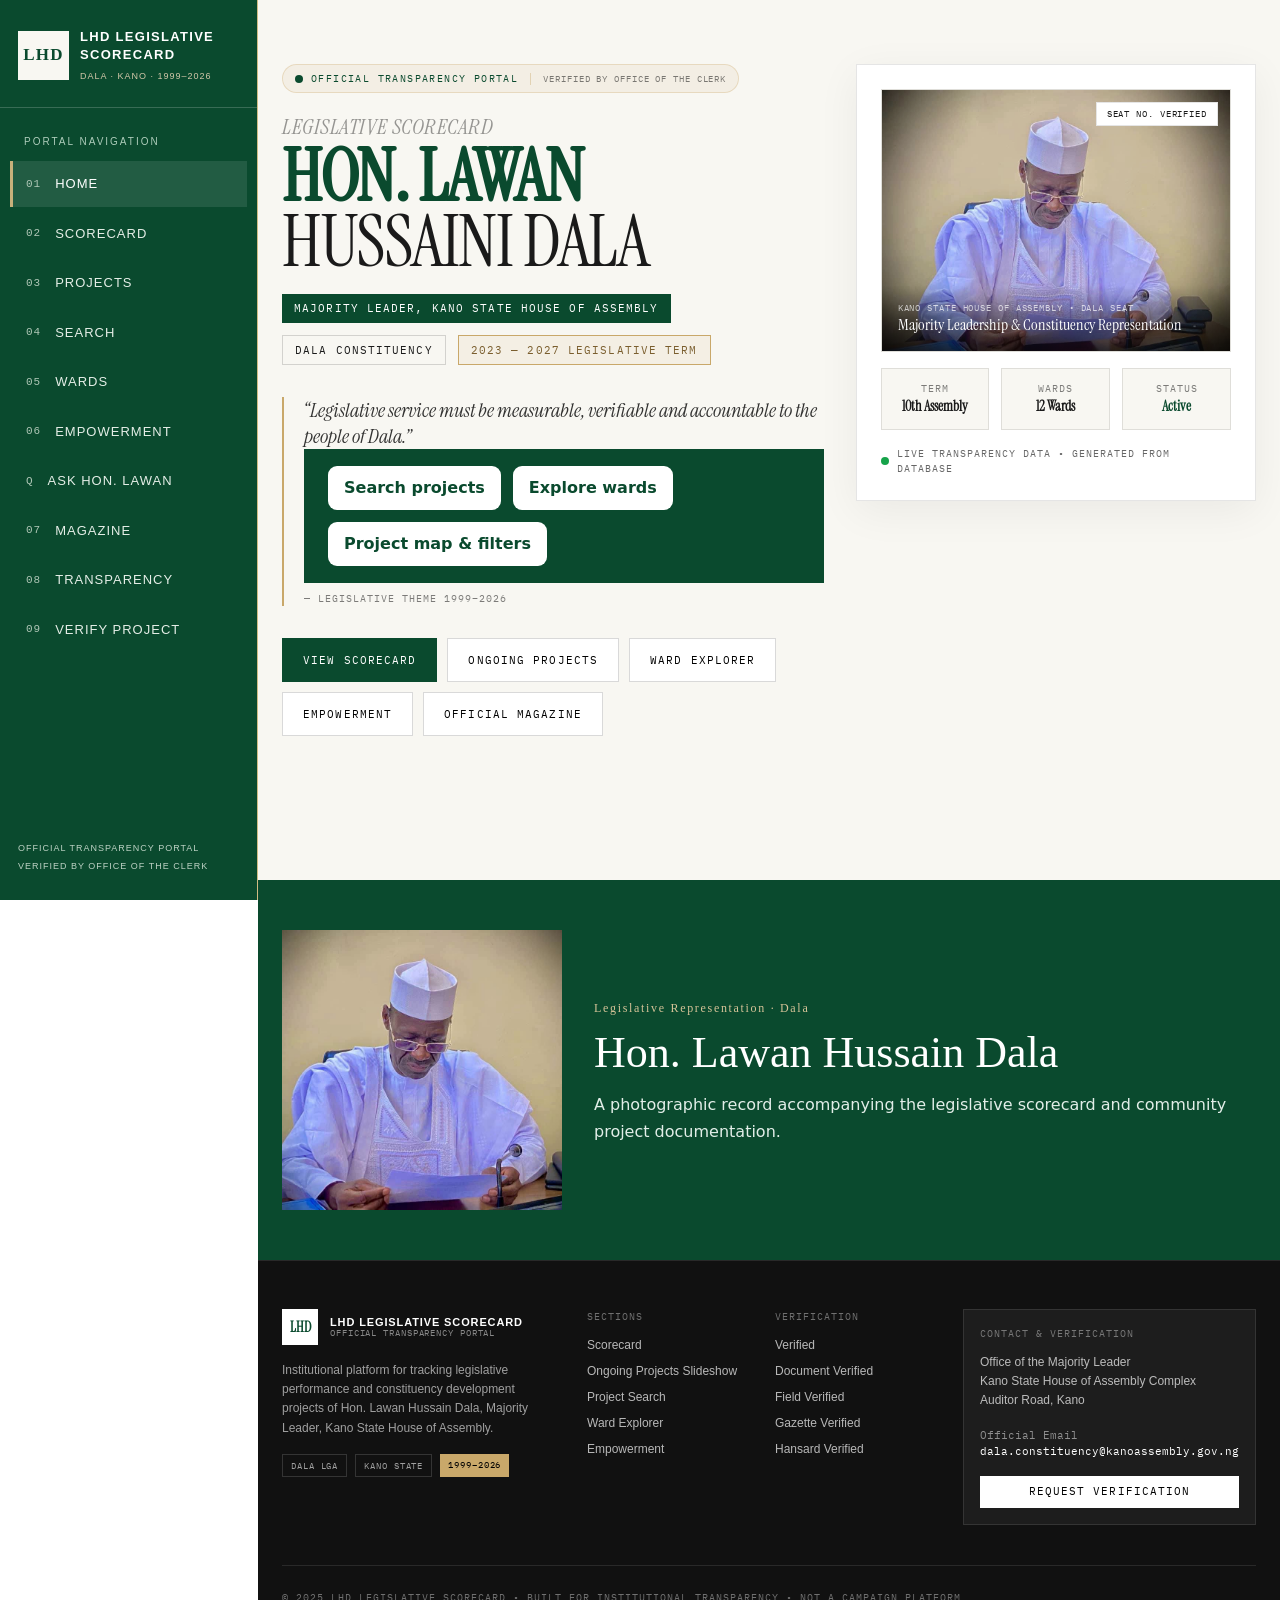
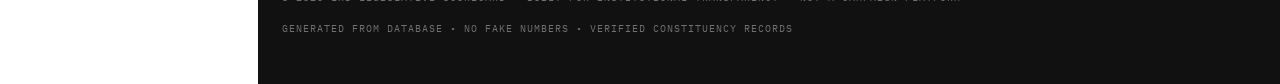
<file: index.html>
<!DOCTYPE html>

<!-- saved from url=(0165)https://1307217605815546.a.metaaiusercontent.com/html?artifact_uuid=0e31f547-75e9-4045-9ec8-34f5b1154457&ext=1792530000&hash=Q5fpDAGmw5QOcszd_OESKxA7EoYY&theme=light -->
<html lang="en"><head><meta content="text/html; charset=utf-8" http-equiv="Content-Type"/><style>
@font-face {
  font-family: "Optimistic";
  font-style: normal;
  font-weight: 400 600;
  font-display: swap;
  src: url("/fonts/OptimisticAI_VF_Optimized.woff2") format("woff2");
}
@font-face {
  font-family: "Optimistic Mono";
  font-style: normal;
  font-weight: 400;
  font-display: swap;
  src: url("/fonts/OptimisticMono_W_TextRegular.woff2") format("woff2");
}
:where(html) {
  font-family: "Optimistic", system-ui, sans-serif;
}
:where(code, pre, kbd, samp) {
  font-family: "Optimistic Mono", ui-monospace, monospace;
}
</style>
<meta content="width=device-width, initial-scale=1" name="viewport"/>
<title>Home | LHD Legislative Scorecard</title>
<style>*,:after,:before{--tw-border-spacing-x:0;--tw-border-spacing-y:0;--tw-translate-x:0;--tw-translate-y:0;--tw-rotate:0;--tw-skew-x:0;--tw-skew-y:0;--tw-scale-x:1;--tw-scale-y:1;--tw-pan-x: ;--tw-pan-y: ;--tw-pinch-zoom: ;--tw-scroll-snap-strictness:proximity;--tw-gradient-from-position: ;--tw-gradient-via-position: ;--tw-gradient-to-position: ;--tw-ordinal: ;--tw-slashed-zero: ;--tw-numeric-figure: ;--tw-numeric-spacing: ;--tw-numeric-fraction: ;--tw-ring-inset: ;--tw-ring-offset-width:0px;--tw-ring-offset-color:#fff;--tw-ring-color:rgba(59,130,246,.5);--tw-ring-offset-shadow:0 0 #0000;--tw-ring-shadow:0 0 #0000;--tw-shadow:0 0 #0000;--tw-shadow-colored:0 0 #0000;--tw-blur: ;--tw-brightness: ;--tw-contrast: ;--tw-grayscale: ;--tw-hue-rotate: ;--tw-invert: ;--tw-saturate: ;--tw-sepia: ;--tw-drop-shadow: ;--tw-backdrop-blur: ;--tw-backdrop-brightness: ;--tw-backdrop-contrast: ;--tw-backdrop-grayscale: ;--tw-backdrop-hue-rotate: ;--tw-backdrop-invert: ;--tw-backdrop-opacity: ;--tw-backdrop-saturate: ;--tw-backdrop-sepia: ;--tw-contain-size: ;--tw-contain-layout: ;--tw-contain-paint: ;--tw-contain-style: }::backdrop{--tw-border-spacing-x:0;--tw-border-spacing-y:0;--tw-translate-x:0;--tw-translate-y:0;--tw-rotate:0;--tw-skew-x:0;--tw-skew-y:0;--tw-scale-x:1;--tw-scale-y:1;--tw-pan-x: ;--tw-pan-y: ;--tw-pinch-zoom: ;--tw-scroll-snap-strictness:proximity;--tw-gradient-from-position: ;--tw-gradient-via-position: ;--tw-gradient-to-position: ;--tw-ordinal: ;--tw-slashed-zero: ;--tw-numeric-figure: ;--tw-numeric-spacing: ;--tw-numeric-fraction: ;--tw-ring-inset: ;--tw-ring-offset-width:0px;--tw-ring-offset-color:#fff;--tw-ring-color:rgba(59,130,246,.5);--tw-ring-offset-shadow:0 0 #0000;--tw-ring-shadow:0 0 #0000;--tw-shadow:0 0 #0000;--tw-shadow-colored:0 0 #0000;--tw-blur: ;--tw-brightness: ;--tw-contrast: ;--tw-grayscale: ;--tw-hue-rotate: ;--tw-invert: ;--tw-saturate: ;--tw-sepia: ;--tw-drop-shadow: ;--tw-backdrop-blur: ;--tw-backdrop-brightness: ;--tw-backdrop-contrast: ;--tw-backdrop-grayscale: ;--tw-backdrop-hue-rotate: ;--tw-backdrop-invert: ;--tw-backdrop-opacity: ;--tw-backdrop-saturate: ;--tw-backdrop-sepia: ;--tw-contain-size: ;--tw-contain-layout: ;--tw-contain-paint: ;--tw-contain-style: }/*! tailwindcss v3.4.18 | MIT License | https://tailwindcss.com*/*,:after,:before{box-sizing:border-box;border:0 solid #e5e7eb}:after,:before{--tw-content:""}:host,html{line-height:1.5;-webkit-text-size-adjust:100%;-moz-tab-size:4;-o-tab-size:4;tab-size:4;font-family:ui-sans-serif,system-ui,sans-serif,Apple Color Emoji,Segoe UI Emoji,Segoe UI Symbol,Noto Color Emoji;font-feature-settings:normal;font-variation-settings:normal;-webkit-tap-highlight-color:transparent}body{line-height:inherit}hr{height:0;color:inherit;border-top-width:1px}abbr:where([title]){-webkit-text-decoration:underline dotted;text-decoration:underline dotted}h1,h2,h3,h4,h5,h6{font-size:inherit;font-weight:inherit}a{color:inherit;text-decoration:inherit}b,strong{font-weight:bolder}code,kbd,pre,samp{font-family:ui-monospace,SFMono-Regular,Menlo,Monaco,Consolas,Liberation Mono,Courier New,monospace;font-feature-settings:normal;font-variation-settings:normal;font-size:1em}small{font-size:80%}sub,sup{font-size:75%;line-height:0;position:relative;vertical-align:baseline}sub{bottom:-.25em}sup{top:-.5em}table{text-indent:0;border-color:inherit;border-collapse:collapse}button,input,optgroup,select,textarea{font-family:inherit;font-feature-settings:inherit;font-variation-settings:inherit;font-size:100%;font-weight:inherit;line-height:inherit;letter-spacing:inherit;color:inherit;margin:0;padding:0}button,select{text-transform:none}button,input:where([type=button]),input:where([type=reset]),input:where([type=submit]){-webkit-appearance:button;background-color:transparent;background-image:none}:-moz-focusring{outline:auto}:-moz-ui-invalid{box-shadow:none}progress{vertical-align:baseline}::-webkit-inner-spin-button,::-webkit-outer-spin-button{height:auto}[type=search]{-webkit-appearance:textfield;outline-offset:-2px}::-webkit-search-decoration{-webkit-appearance:none}::-webkit-file-upload-button{-webkit-appearance:button;font:inherit}summary{display:list-item}blockquote,dd,dl,figure,h1,h2,h3,h4,h5,h6,hr,p,pre{margin:0}fieldset{margin:0}fieldset,legend{padding:0}menu,ol,ul{list-style:none;margin:0;padding:0}dialog{padding:0}textarea{resize:vertical}input::-moz-placeholder,textarea::-moz-placeholder{opacity:1;color:#9ca3af}input::placeholder,textarea::placeholder{opacity:1;color:#9ca3af}[role=button],button{cursor:pointer}:disabled{cursor:default}audio,canvas,embed,iframe,img,object,svg,video{display:block;vertical-align:middle}img,video{max-width:100%;height:auto}[hidden]:where(:not([hidden=until-found])){display:none}.fixed{position:fixed}.absolute{position:absolute}.relative{position:relative}.sticky{position:sticky}.inset-0{inset:0}.-bottom-10{bottom:-2.5rem}.-left-10{left:-2.5rem}.-right-8{right:-2rem}.-top-8{top:-2rem}.bottom-0{bottom:0}.bottom-3{bottom:.75rem}.left-0{left:0}.left-2{left:.5rem}.left-3{left:.75rem}.left-\[14px\]{left:14px}.right-0{right:0}.right-2{right:.5rem}.right-3{right:.75rem}.top-0{top:0}.top-1\/2{top:50%}.top-3{top:.75rem}.-z-10{z-index:-10}.z-10{z-index:10}.z-50{z-index:50}.mx-1{margin-left:.25rem;margin-right:.25rem}.mx-auto{margin-left:auto;margin-right:auto}.mb-1{margin-bottom:.25rem}.mb-10{margin-bottom:2.5rem}.mb-2{margin-bottom:.5rem}.mb-3{margin-bottom:.75rem}.mb-5{margin-bottom:1.25rem}.mb-8{margin-bottom:2rem}.ml-2{margin-left:.5rem}.ml-3{margin-left:.75rem}.ml-4{margin-left:1rem}.mt-1{margin-top:.25rem}.mt-10{margin-top:2.5rem}.mt-2{margin-top:.5rem}.mt-3{margin-top:.75rem}.mt-4{margin-top:1rem}.mt-5{margin-top:1.25rem}.mt-6{margin-top:1.5rem}.mt-8{margin-top:2rem}.mt-auto{margin-top:auto}.line-clamp-2{-webkit-line-clamp:2}.line-clamp-2,.line-clamp-4{overflow:hidden;display:-webkit-box;-webkit-box-orient:vertical}.line-clamp-4{-webkit-line-clamp:4}.block{display:block}.flex{display:flex}.inline-flex{display:inline-flex}.grid{display:grid}.hidden{display:none}.aspect-\[16\/10\]{aspect-ratio:16/10}.aspect-\[4\/3\]{aspect-ratio:4/3}.h-1{height:.25rem}.h-1\.5{height:.375rem}.h-10{height:2.5rem}.h-11{height:2.75rem}.h-2{height:.5rem}.h-3{height:.75rem}.h-3\.5{height:.875rem}.h-4{height:1rem}.h-5{height:1.25rem}.h-6{height:1.5rem}.h-7{height:1.75rem}.h-8{height:2rem}.h-9{height:2.25rem}.h-\[180px\]{height:180px}.h-\[220px\]{height:220px}.h-\[2px\]{height:2px}.h-\[48px\]{height:48px}.h-\[64px\]{height:64px}.h-\[72px\]{height:72px}.h-full{height:100%}.h-px{height:1px}.min-h-\[128px\]{min-height:128px}.min-h-\[260px\]{min-height:260px}.min-h-screen{min-height:100vh}.w-1{width:.25rem}.w-1\.5{width:.375rem}.w-10{width:2.5rem}.w-2{width:.5rem}.w-3\.5{width:.875rem}.w-5{width:1.25rem}.w-6{width:1.5rem}.w-7{width:1.75rem}.w-8{width:2rem}.w-9{width:2.25rem}.w-\[180px\]{width:180px}.w-\[220px\]{width:220px}.w-\[72px\]{width:72px}.w-full{width:100%}.w-px{width:1px}.max-w-\[1280px\]{max-width:1280px}.max-w-\[360px\]{max-width:360px}.max-w-\[560px\]{max-width:560px}.max-w-\[620px\]{max-width:620px}.max-w-\[640px\]{max-width:640px}.max-w-\[900px\]{max-width:900px}.flex-1{flex:1 1 0%}.shrink-0{flex-shrink:0}.-translate-y-1\/2{--tw-translate-y:-50%;transform:translate(var(--tw-translate-x),var(--tw-translate-y)) rotate(var(--tw-rotate)) skewX(var(--tw-skew-x)) skewY(var(--tw-skew-y)) scaleX(var(--tw-scale-x)) scaleY(var(--tw-scale-y))}@keyframes pulse{50%{opacity:.5}}.animate-pulse{animation:pulse 2s cubic-bezier(.4,0,.6,1) infinite}.cursor-pointer{cursor:pointer}.list-disc{list-style-type:disc}.grid-cols-1{grid-template-columns:repeat(1,minmax(0,1fr))}.grid-cols-2{grid-template-columns:repeat(2,minmax(0,1fr))}.grid-cols-3{grid-template-columns:repeat(3,minmax(0,1fr))}.grid-cols-6{grid-template-columns:repeat(6,minmax(0,1fr))}.flex-col{flex-direction:column}.flex-wrap{flex-wrap:wrap}.items-start{align-items:flex-start}.items-end{align-items:flex-end}.items-center{align-items:center}.justify-center{justify-content:center}.justify-between{justify-content:space-between}.gap-1{gap:.25rem}.gap-1\.5{gap:.375rem}.gap-2{gap:.5rem}.gap-2\.5{gap:.625rem}.gap-3{gap:.75rem}.gap-4{gap:1rem}.gap-6{gap:1.5rem}.gap-7{gap:1.75rem}.gap-8{gap:2rem}.space-y-2>:not([hidden])~:not([hidden]){--tw-space-y-reverse:0;margin-top:calc(.5rem*(1 - var(--tw-space-y-reverse)));margin-bottom:calc(.5rem*var(--tw-space-y-reverse))}.space-y-3>:not([hidden])~:not([hidden]){--tw-space-y-reverse:0;margin-top:calc(.75rem*(1 - var(--tw-space-y-reverse)));margin-bottom:calc(.75rem*var(--tw-space-y-reverse))}.space-y-4>:not([hidden])~:not([hidden]){--tw-space-y-reverse:0;margin-top:calc(1rem*(1 - var(--tw-space-y-reverse)));margin-bottom:calc(1rem*var(--tw-space-y-reverse))}.self-start{align-self:flex-start}.overflow-hidden,.truncate{overflow:hidden}.truncate{text-overflow:ellipsis}.truncate,.whitespace-nowrap{white-space:nowrap}.rounded-full{border-radius:9999px}.border{border-width:1px}.border-2{border-width:2px}.border-4{border-width:4px}.border-b{border-bottom-width:1px}.border-l{border-left-width:1px}.border-l-2{border-left-width:2px}.border-t{border-top-width:1px}.border-\[\#0a4a2e\]{--tw-border-opacity:1;border-color:rgb(10 74 46/var(--tw-border-opacity,1))}.border-\[\#c9a86a\]{--tw-border-opacity:1;border-color:rgb(201 168 106/var(--tw-border-opacity,1))}.border-\[\#c9a86a\]\/20{border-color:hsla(39,47%,60%,.2)}.border-\[\#c9a86a\]\/30{border-color:hsla(39,47%,60%,.3)}.border-amber-200{--tw-border-opacity:1;border-color:rgb(253 230 138/var(--tw-border-opacity,1))}.border-amber-300{--tw-border-opacity:1;border-color:rgb(252 211 77/var(--tw-border-opacity,1))}.border-black\/10{border-color:rgba(0,0,0,.1)}.border-black\/15{border-color:rgba(0,0,0,.15)}.border-black\/20{border-color:rgba(0,0,0,.2)}.border-blue-300{--tw-border-opacity:1;border-color:rgb(147 197 253/var(--tw-border-opacity,1))}.border-current{border-color:currentColor}.border-green-300{--tw-border-opacity:1;border-color:rgb(134 239 172/var(--tw-border-opacity,1))}.border-white{--tw-border-opacity:1;border-color:rgb(255 255 255/var(--tw-border-opacity,1))}.border-white\/10{border-color:hsla(0,0%,100%,.1)}.border-white\/15{border-color:hsla(0,0%,100%,.15)}.border-white\/20{border-color:hsla(0,0%,100%,.2)}.bg-\[\#0a4a2e\]{--tw-bg-opacity:1;background-color:rgb(10 74 46/var(--tw-bg-opacity,1))}.bg-\[\#0a4a2e\]\/\[0\.04\]{background-color:rgba(10,74,46,.04)}.bg-\[\#111\]{--tw-bg-opacity:1;background-color:rgb(17 17 17/var(--tw-bg-opacity,1))}.bg-\[\#c9a86a\]{--tw-bg-opacity:1;background-color:rgb(201 168 106/var(--tw-bg-opacity,1))}.bg-\[\#c9a86a\]\/10{background-color:hsla(39,47%,60%,.1)}.bg-\[\#c9a86a\]\/15{background-color:hsla(39,47%,60%,.15)}.bg-\[\#c9a86a\]\/40{background-color:hsla(39,47%,60%,.4)}.bg-\[\#e9e6dc\]{--tw-bg-opacity:1;background-color:rgb(233 230 220/var(--tw-bg-opacity,1))}.bg-\[\#f0efe9\]{--tw-bg-opacity:1;background-color:rgb(240 239 233/var(--tw-bg-opacity,1))}.bg-\[\#f8f7f2\]{--tw-bg-opacity:1;background-color:rgb(248 247 242/var(--tw-bg-opacity,1))}.bg-amber-50{--tw-bg-opacity:1;background-color:rgb(255 251 235/var(--tw-bg-opacity,1))}.bg-amber-500{--tw-bg-opacity:1;background-color:rgb(245 158 11/var(--tw-bg-opacity,1))}.bg-black{--tw-bg-opacity:1;background-color:rgb(0 0 0/var(--tw-bg-opacity,1))}.bg-black\/10{background-color:rgba(0,0,0,.1)}.bg-black\/20{background-color:rgba(0,0,0,.2)}.bg-blue-50{--tw-bg-opacity:1;background-color:rgb(239 246 255/var(--tw-bg-opacity,1))}.bg-blue-500{--tw-bg-opacity:1;background-color:rgb(59 130 246/var(--tw-bg-opacity,1))}.bg-green-50{--tw-bg-opacity:1;background-color:rgb(240 253 244/var(--tw-bg-opacity,1))}.bg-green-600{--tw-bg-opacity:1;background-color:rgb(22 163 74/var(--tw-bg-opacity,1))}.bg-transparent{background-color:transparent}.bg-white{--tw-bg-opacity:1;background-color:rgb(255 255 255/var(--tw-bg-opacity,1))}.bg-white\/10{background-color:hsla(0,0%,100%,.1)}.bg-white\/15{background-color:hsla(0,0%,100%,.15)}.bg-white\/20{background-color:hsla(0,0%,100%,.2)}.bg-white\/30{background-color:hsla(0,0%,100%,.3)}.bg-white\/5{background-color:hsla(0,0%,100%,.05)}.bg-white\/90{background-color:hsla(0,0%,100%,.9)}.bg-white\/95{background-color:hsla(0,0%,100%,.95)}.bg-gradient-to-t{background-image:linear-gradient(to top,var(--tw-gradient-stops))}.from-black\/70{--tw-gradient-from:rgba(0,0,0,.7) var(--tw-gradient-from-position);--tw-gradient-to:transparent var(--tw-gradient-to-position);--tw-gradient-stops:var(--tw-gradient-from),var(--tw-gradient-to)}.to-transparent{--tw-gradient-to:transparent var(--tw-gradient-to-position)}.object-cover{-o-object-fit:cover;object-fit:cover}.p-0\.5{padding:.125rem}.p-2{padding:.5rem}.p-3{padding:.75rem}.p-4{padding:1rem}.p-5{padding:1.25rem}.p-6{padding:1.5rem}.px-1\.5{padding-left:.375rem;padding-right:.375rem}.px-2{padding-left:.5rem;padding-right:.5rem}.px-2\.5{padding-left:.625rem;padding-right:.625rem}.px-3{padding-left:.75rem;padding-right:.75rem}.px-4{padding-left:1rem;padding-right:1rem}.px-5{padding-left:1.25rem;padding-right:1.25rem}.px-6{padding-left:1.5rem;padding-right:1.5rem}.py-0\.5{padding-top:.125rem;padding-bottom:.125rem}.py-1{padding-top:.25rem;padding-bottom:.25rem}.py-1\.5{padding-top:.375rem;padding-bottom:.375rem}.py-10{padding-top:2.5rem;padding-bottom:2.5rem}.py-2{padding-top:.5rem;padding-bottom:.5rem}.pb-8{padding-bottom:2rem}.pl-4{padding-left:1rem}.pl-5{padding-left:1.25rem}.pl-\[54px\]{padding-left:54px}.pr-4{padding-right:1rem}.pt-10{padding-top:2.5rem}.pt-3{padding-top:.75rem}.pt-4{padding-top:1rem}.pt-6{padding-top:1.5rem}.text-left{text-align:left}.text-center{text-align:center}.text-right{text-align:right}.font-mono{font-family:ui-monospace,SFMono-Regular,Menlo,Monaco,Consolas,Liberation Mono,Courier New,monospace}.font-sans{font-family:ui-sans-serif,system-ui,sans-serif,Apple Color Emoji,Segoe UI Emoji,Segoe UI Symbol,Noto Color Emoji}.font-serif{font-family:ui-serif,Georgia,Cambria,Times New Roman,Times,serif}.text-\[10px\]{font-size:10px}.text-\[11px\]{font-size:11px}.text-\[12px\]{font-size:12px}.text-\[13px\]{font-size:13px}.text-\[14px\]{font-size:14px}.text-\[16px\]{font-size:16px}.text-\[17px\]{font-size:17px}.text-\[18px\]{font-size:18px}.text-\[20px\]{font-size:20px}.text-\[22px\]{font-size:22px}.text-\[28px\]{font-size:28px}.text-\[30px\]{font-size:30px}.text-\[32px\]{font-size:32px}.text-\[42px\]{font-size:42px}.text-\[9px\]{font-size:9px}.font-bold{font-weight:700}.font-medium{font-weight:500}.font-normal{font-weight:400}.uppercase{text-transform:uppercase}.italic{font-style:italic}.leading-\[0\.95\]{line-height:.95}.leading-\[0\.9\]{line-height:.9}.leading-\[1\.05\]{line-height:1.05}.leading-\[1\.15\]{line-height:1.15}.leading-\[1\.3\]{line-height:1.3}.leading-\[1\.5\]{line-height:1.5}.leading-\[1\.6\]{line-height:1.6}.leading-none{line-height:1}.leading-relaxed{line-height:1.625}.leading-tight{line-height:1.25}.tracking-\[-0\.01em\]{letter-spacing:-.01em}.tracking-\[-0\.02em\]{letter-spacing:-.02em}.tracking-\[0\.08em\]{letter-spacing:.08em}.tracking-\[0\.14em\]{letter-spacing:.14em}.tracking-\[0\.18em\]{letter-spacing:.18em}.tracking-\[0\.2em\]{letter-spacing:.2em}.tracking-tighter{letter-spacing:-.05em}.tracking-wide{letter-spacing:.025em}.tracking-widest{letter-spacing:.1em}.text-\[\#0a4a2e\]{--tw-text-opacity:1;color:rgb(10 74 46/var(--tw-text-opacity,1))}.text-\[\#1a1a1a\]{--tw-text-opacity:1;color:rgb(26 26 26/var(--tw-text-opacity,1))}.text-\[\#6b4e1f\]{--tw-text-opacity:1;color:rgb(107 78 31/var(--tw-text-opacity,1))}.text-\[\#7a5e2e\]{--tw-text-opacity:1;color:rgb(122 94 46/var(--tw-text-opacity,1))}.text-\[\#c9a86a\]{--tw-text-opacity:1;color:rgb(201 168 106/var(--tw-text-opacity,1))}.text-amber-800{--tw-text-opacity:1;color:rgb(146 64 14/var(--tw-text-opacity,1))}.text-black{--tw-text-opacity:1;color:rgb(0 0 0/var(--tw-text-opacity,1))}.text-black\/30{color:rgba(0,0,0,.3)}.text-black\/40{color:rgba(0,0,0,.4)}.text-black\/50{color:rgba(0,0,0,.5)}.text-black\/60{color:rgba(0,0,0,.6)}.text-black\/65{color:rgba(0,0,0,.65)}.text-black\/70{color:rgba(0,0,0,.7)}.text-black\/80{color:rgba(0,0,0,.8)}.text-blue-800{--tw-text-opacity:1;color:rgb(30 64 175/var(--tw-text-opacity,1))}.text-green-800{--tw-text-opacity:1;color:rgb(22 101 52/var(--tw-text-opacity,1))}.text-white{--tw-text-opacity:1;color:rgb(255 255 255/var(--tw-text-opacity,1))}.text-white\/40{color:hsla(0,0%,100%,.4)}.text-white\/50{color:hsla(0,0%,100%,.5)}.text-white\/60{color:hsla(0,0%,100%,.6)}.text-white\/70{color:hsla(0,0%,100%,.7)}.antialiased{-webkit-font-smoothing:antialiased;-moz-osx-font-smoothing:grayscale}.accent-\[\#0a4a2e\]{accent-color:#0a4a2e}.opacity-30{opacity:.3}.opacity-90{opacity:.9}.opacity-\[0\.06\]{opacity:.06}.shadow{--tw-shadow:0 1px 3px 0 rgba(0,0,0,.1),0 1px 2px -1px rgba(0,0,0,.1);--tw-shadow-colored:0 1px 3px 0 var(--tw-shadow-color),0 1px 2px -1px var(--tw-shadow-color)}.shadow,.shadow-\[0_0_0_4px_rgba\(201\2c 168\2c 106\2c 0\.2\)\]{box-shadow:var(--tw-ring-offset-shadow,0 0 #0000),var(--tw-ring-shadow,0 0 #0000),var(--tw-shadow)}.shadow-\[0_0_0_4px_rgba\(201\2c 168\2c 106\2c 0\.2\)\]{--tw-shadow:0 0 0 4px hsla(39,47%,60%,.2);--tw-shadow-colored:0 0 0 4px var(--tw-shadow-color)}.shadow-\[0_10px_40px_rgba\(0\2c 0\2c 0\2c 0\.06\)\]{--tw-shadow:0 10px 40px rgba(0,0,0,.06);--tw-shadow-colored:0 10px 40px var(--tw-shadow-color);box-shadow:var(--tw-ring-offset-shadow,0 0 #0000),var(--tw-ring-shadow,0 0 #0000),var(--tw-shadow)}.filter{filter:var(--tw-blur) var(--tw-brightness) var(--tw-contrast) var(--tw-grayscale) var(--tw-hue-rotate) var(--tw-invert) var(--tw-saturate) var(--tw-sepia) var(--tw-drop-shadow)}.backdrop-blur{--tw-backdrop-blur:blur(8px);backdrop-filter:var(--tw-backdrop-blur) var(--tw-backdrop-brightness) var(--tw-backdrop-contrast) var(--tw-backdrop-grayscale) var(--tw-backdrop-hue-rotate) var(--tw-backdrop-invert) var(--tw-backdrop-opacity) var(--tw-backdrop-saturate) var(--tw-backdrop-sepia)}.transition{transition-property:color,background-color,border-color,text-decoration-color,fill,stroke,opacity,box-shadow,transform,filter,backdrop-filter;transition-timing-function:cubic-bezier(.4,0,.2,1);transition-duration:.15s}.transition-all{transition-property:all;transition-timing-function:cubic-bezier(.4,0,.2,1);transition-duration:.15s}.transition-colors{transition-property:color,background-color,border-color,text-decoration-color,fill,stroke;transition-timing-function:cubic-bezier(.4,0,.2,1);transition-duration:.15s}.duration-500{transition-duration:.5s}.duration-700{transition-duration:.7s}#root,body,html{min-height:100%}body{margin:0;font-family:Inter,ui-sans-serif,system-ui,-apple-system,BlinkMacSystemFont,Segoe UI,sans-serif}[role=button]:not([aria-disabled=true]),button:not(:disabled),label[for],select:not(:disabled),summary{cursor:pointer}.selection\:bg-\[\#0a4a2e\] ::-moz-selection{--tw-bg-opacity:1;background-color:rgb(10 74 46/var(--tw-bg-opacity,1))}.selection\:bg-\[\#0a4a2e\] ::selection{--tw-bg-opacity:1;background-color:rgb(10 74 46/var(--tw-bg-opacity,1))}.selection\:text-white ::-moz-selection{--tw-text-opacity:1;color:rgb(255 255 255/var(--tw-text-opacity,1))}.selection\:text-white ::selection{--tw-text-opacity:1;color:rgb(255 255 255/var(--tw-text-opacity,1))}.selection\:bg-\[\#0a4a2e\]::-moz-selection{--tw-bg-opacity:1;background-color:rgb(10 74 46/var(--tw-bg-opacity,1))}.selection\:bg-\[\#0a4a2e\]::selection{--tw-bg-opacity:1;background-color:rgb(10 74 46/var(--tw-bg-opacity,1))}.selection\:text-white::-moz-selection{--tw-text-opacity:1;color:rgb(255 255 255/var(--tw-text-opacity,1))}.selection\:text-white::selection{--tw-text-opacity:1;color:rgb(255 255 255/var(--tw-text-opacity,1))}.placeholder\:text-black\/30::-moz-placeholder{color:rgba(0,0,0,.3)}.placeholder\:text-black\/30::placeholder{color:rgba(0,0,0,.3)}.hover\:border-\[\#0a4a2e\]:hover{--tw-border-opacity:1;border-color:rgb(10 74 46/var(--tw-border-opacity,1))}.hover\:border-black:hover{--tw-border-opacity:1;border-color:rgb(0 0 0/var(--tw-border-opacity,1))}.hover\:bg-black:hover{--tw-bg-opacity:1;background-color:rgb(0 0 0/var(--tw-bg-opacity,1))}.hover\:bg-black\/40:hover{background-color:rgba(0,0,0,.4)}.hover\:bg-white:hover{--tw-bg-opacity:1;background-color:rgb(255 255 255/var(--tw-bg-opacity,1))}.hover\:bg-white\/15:hover{background-color:hsla(0,0%,100%,.15)}.hover\:text-\[\#0a4a2e\]:hover{--tw-text-opacity:1;color:rgb(10 74 46/var(--tw-text-opacity,1))}.hover\:text-white:hover{--tw-text-opacity:1;color:rgb(255 255 255/var(--tw-text-opacity,1))}.hover\:shadow-\[0_6px_20px_rgba\(0\2c 0\2c 0\2c 0\.06\)\]:hover{--tw-shadow:0 6px 20px rgba(0,0,0,.06);--tw-shadow-colored:0 6px 20px var(--tw-shadow-color);box-shadow:var(--tw-ring-offset-shadow,0 0 #0000),var(--tw-ring-shadow,0 0 #0000),var(--tw-shadow)}.focus\:border-\[\#0a4a2e\]:focus{--tw-border-opacity:1;border-color:rgb(10 74 46/var(--tw-border-opacity,1))}.focus\:outline-none:focus{outline:2px solid transparent;outline-offset:2px}.focus\:ring-1:focus{--tw-ring-offset-shadow:var(--tw-ring-inset) 0 0 0 var(--tw-ring-offset-width) var(--tw-ring-offset-color);--tw-ring-shadow:var(--tw-ring-inset) 0 0 0 calc(1px + var(--tw-ring-offset-width)) var(--tw-ring-color);box-shadow:var(--tw-ring-offset-shadow),var(--tw-ring-shadow),var(--tw-shadow,0 0 #0000)}.focus\:ring-\[\#0a4a2e\]:focus{--tw-ring-opacity:1;--tw-ring-color:rgb(10 74 46/var(--tw-ring-opacity,1))}.group:hover .group-hover\:bg-\[\#0a4a2e\]{--tw-bg-opacity:1;background-color:rgb(10 74 46/var(--tw-bg-opacity,1))}.group:hover .group-hover\:text-\[\#0a4a2e\]{--tw-text-opacity:1;color:rgb(10 74 46/var(--tw-text-opacity,1))}@media (min-width:640px){.sm\:grid-cols-2{grid-template-columns:repeat(2,minmax(0,1fr))}.sm\:grid-cols-3{grid-template-columns:repeat(3,minmax(0,1fr))}}@media (min-width:768px){.md\:left-1\/2{left:50%}.md\:mx-auto{margin-left:auto;margin-right:auto}.md\:mb-16{margin-bottom:4rem}.md\:block{display:block}.md\:inline{display:inline}.md\:inline-flex{display:inline-flex}.md\:hidden{display:none}.md\:aspect-\[3\/2\]{aspect-ratio:3/2}.md\:w-1\/2{width:50%}.md\:-translate-x-px{--tw-translate-x:-1px;transform:translate(var(--tw-translate-x),var(--tw-translate-y)) rotate(var(--tw-rotate)) skewX(var(--tw-skew-x)) skewY(var(--tw-skew-y)) scaleX(var(--tw-scale-x)) scaleY(var(--tw-scale-y))}.md\:grid-cols-2{grid-template-columns:repeat(2,minmax(0,1fr))}.md\:grid-cols-4{grid-template-columns:repeat(4,minmax(0,1fr))}.md\:grid-cols-5{grid-template-columns:repeat(5,minmax(0,1fr))}.md\:grid-cols-\[1\.15fr_0\.85fr\]{grid-template-columns:1.15fr .85fr}.md\:grid-cols-\[1\.1fr_0\.9fr\]{grid-template-columns:1.1fr .9fr}.md\:grid-cols-\[1\.4fr_0\.8fr_0\.8fr_1fr\]{grid-template-columns:1.4fr .8fr .8fr 1fr}.md\:flex-row{flex-direction:row}.md\:flex-row-reverse{flex-direction:row-reverse}.md\:gap-0{gap:0}.md\:gap-4{gap:1rem}.md\:p-6{padding:1.5rem}.md\:p-7{padding:1.75rem}.md\:px-6{padding-left:1.5rem;padding-right:1.5rem}.md\:py-12{padding-top:3rem;padding-bottom:3rem}.md\:py-14{padding-top:3.5rem;padding-bottom:3.5rem}.md\:py-16{padding-top:4rem;padding-bottom:4rem}.md\:pb-12{padding-bottom:3rem}.md\:pl-12{padding-left:3rem}.md\:pr-12{padding-right:3rem}.md\:pt-16{padding-top:4rem}.md\:text-right{text-align:right}.md\:text-\[12px\]{font-size:12px}.md\:text-\[20px\]{font-size:20px}.md\:text-\[22px\]{font-size:22px}.md\:text-\[26px\]{font-size:26px}.md\:text-\[36px\]{font-size:36px}.md\:text-\[38px\]{font-size:38px}.md\:text-\[40px\]{font-size:40px}.md\:text-\[48px\]{font-size:48px}.md\:text-\[72px\]{font-size:72px}}@media (min-width:1024px){.lg\:col-span-2{grid-column:span 2/span 2}.lg\:flex{display:flex}.lg\:hidden{display:none}.lg\:aspect-auto{aspect-ratio:auto}.lg\:min-h-\[520px\]{min-height:520px}.lg\:grid-cols-3{grid-template-columns:repeat(3,minmax(0,1fr))}.lg\:grid-cols-4{grid-template-columns:repeat(4,minmax(0,1fr))}.lg\:grid-cols-6{grid-template-columns:repeat(6,minmax(0,1fr))}.lg\:grid-cols-\[1\.1fr_0\.9fr\]{grid-template-columns:1.1fr .9fr}.lg\:grid-cols-\[320px_1fr\]{grid-template-columns:320px 1fr}}</style>
<style>
:root{--lhd-green:#0a4a2e;--lhd-cream:#f8f7f2}
html{scroll-behavior:smooth}body{padding-left:258px!important}body>.lhd-sidebar{box-sizing:border-box;position:fixed;left:0;top:0;bottom:0;width:258px;background:var(--lhd-green);color:#fff;z-index:10000;display:flex;flex-direction:column;border-right:1px solid #d0bb83;overflow-y:auto;font-family:Arial,sans-serif}
.lhd-side-brand{padding:28px 18px 25px;display:flex;align-items:center;gap:11px;text-decoration:none;color:#fff!important;border-bottom:1px solid #ffffff30;font-size:13px;font-weight:700;line-height:1.35;letter-spacing:1.3px}.lhd-brand-mark{display:grid;place-items:center;background:#f8f7f2;color:#0a4a2e;font-family:Georgia,serif;font-size:17px;font-weight:900;min-width:51px;height:49px}.lhd-side-brand small{display:block;font-size:9px;margin-top:7px;color:#d2c7a9;font-weight:400;letter-spacing:1px}.lhd-side-label{font-size:10px;letter-spacing:2px;color:#adccba;padding:26px 24px 12px}.lhd-side-menu{display:flex;flex-direction:column;padding:0 10px;gap:4px}.lhd-side-link{display:flex;gap:14px;align-items:center;padding:13px 13px;color:#e5eee7;text-decoration:none;font-size:13px;letter-spacing:1px;text-transform:uppercase;border-left:3px solid transparent}.lhd-side-link:hover,.lhd-side-link.lhd-active{background:#ffffff19;color:white;border-left-color:#c8b17b}.lhd-icon{font-family:monospace;font-size:11px;color:#b0c7b7}.lhd-side-bottom{margin-top:auto;padding:25px 18px;font-size:9px;letter-spacing:1px;line-height:2;color:#bdd2c4}.lhd-mobile-trigger{display:none}.lhd-shade{display:none}
body header.sticky{display:none!important}body .fixed.bottom-0{display:none!important}
body section[id]{display:none!important}body section[id].lhd-current-section{display:block!important}
body .min-h-screen{min-height:100vh}body [id='home']{min-height:calc(100vh - 20px)}
@media(max-width:900px){body{padding-left:0!important;padding-top:54px!important}body>.lhd-sidebar{transform:translateX(-105%);transition:transform .25s ease;width:min(295px,85vw)}body.lhd-nav-open>.lhd-sidebar{transform:translateX(0)}.lhd-mobile-trigger{position:fixed;top:0;left:0;right:0;height:54px;z-index:9998;background:#0a4a2e;color:white;border:0;padding:0 18px;display:flex;align-items:center;gap:12px;font-family:monospace;letter-spacing:2px}.lhd-shade{position:fixed;inset:0;background:#0008;z-index:9999;display:none}body.lhd-nav-open>.lhd-shade{display:block}body section[id]{overflow-x:clip}}
</style>
<style id="photo-gallery-styles">
.lhd-gallery{background:#f7f5ef;padding:clamp(28px,4vw,64px) clamp(16px,4vw,72px);color:#172c23}.lhd-gallery-inner{max-width:1370px;margin:auto}.lhd-gallery-eyebrow{font:600 12px/1.4 ui-monospace,monos;letter-spacing:.16em;text-transform:uppercase;color:#a67b43}.lhd-gallery h2{font:normal clamp(28px,4vw,48px)/1.13 Georgia,serif;margin:12px 0 10px;color:#0a4a2e}.lhd-gallery-intro{max-width:760px;color:#66716a;margin:0 0 30px;font-size:15px;line-height:1.7}.lhd-photo-grid{display:grid;grid-template-columns:repeat(3,minmax(0,1fr));gap:20px}.lhd-photo-card{min-width:0;background:#fff;border:1px solid #e3ded1;box-shadow:0 8px 26px #15331e0d;display:flex;flex-direction:column}.lhd-photo-card figure{margin:0;position:relative;overflow:hidden;background:#edeae2}.lhd-photo-card img{width:100%;height:255px;object-fit:cover;display:block;transition:transform .28s;cursor:zoom-in}.lhd-photo-card img:hover{transform:scale(1.035)}.lhd-photo-details{padding:20px 20px 22px;flex:1}.lhd-photo-details small{color:#987844;letter-spacing:.12em;font:600 11px ui-monospace,monos;text-transform:uppercase}.lhd-photo-details h3{font:normal 22px/1.25 Georgia,serif;color:#0a4a2e;margin:10px 0}.lhd-photo-details p{font:14px/1.65 system-ui,sans-serif;color:#647068;margin:0}.lhd-photo-card figure::after{content:'View photo';position:absolute;bottom:12px;right:12px;background:#fffdf2e8;padding:5px 9px;font:11px ui-monospace,monos;pointer-events:none}.lhd-image-modal{position:fixed;inset:0;z-index:100000;background:#05160fe8;display:none;align-items:center;justify-content:center;padding:54px 20px 24px}.lhd-image-modal[open]{display:flex}.lhd-image-modal img{max-height:88vh;max-width:95vw;object-fit:contain}.lhd-image-close{position:absolute;top:14px;right:20px;color:#fff;border:1px solid #ffffff77;padding:9px 13px;background:#102b20;cursor:pointer;font-size:15px}.lhd-portrait-section{padding:50px 24px;background:#0a4a2e;color:white}.lhd-portrait-inner{max-width:1050px;margin:auto;display:flex;gap:32px;align-items:center}.lhd-portrait-inner img{width:280px;max-width:40%;aspect-ratio:1/1;object-fit:cover;object-position:50% 55%;background:#eee;flex-shrink:0}.lhd-portrait-inner h2{font:normal clamp(28px,4vw,44px) Georgia,serif;margin:8px 0 14px}.lhd-portrait-inner p{line-height:1.65;color:#e2eee8}.lhd-portrait-inner small{font:12px ui-monospace,monos;letter-spacing:.14em;color:#d6c398}
@media(max-width:950px){.lhd-photo-grid{grid-template-columns:repeat(2,minmax(0,1fr))}}@media(max-width:600px){.lhd-photo-grid{grid-template-columns:1fr}.lhd-photo-card img{height:auto;max-height:420px;object-fit:contain}.lhd-portrait-inner{flex-direction:column;align-items:flex-start}.lhd-portrait-inner img{max-width:100%;width:100%;max-height:360px;object-fit:contain}.lhd-gallery{padding:32px 16px}}
</style><style>
/* Robust locally hosted image rendering */
.lhd-photo-card img{display:block!important;width:100%!important;height:100%!important;min-height:190px;object-fit:cover;visibility:visible!important;opacity:1!important;}
.lhd-photo-grid{display:grid;grid-template-columns:repeat(auto-fit,minmax(min(100%,270px),1fr));gap:20px;}
.lhd-photo-card figure{min-height:200px;background:#eceae1;overflow:hidden;}
.lhd-portrait-section img{display:block;max-width:100%;height:auto;}
@media(max-width:600px){.lhd-photo-grid{grid-template-columns:1fr 1fr;gap:10px}.lhd-photo-card figure{min-height:125px}.lhd-photo-card img{min-height:125px}.lhd-photo-details{padding:10px!important}.lhd-photo-details h3{font-size:13px!important}}
@media(max-width:390px){.lhd-photo-grid{grid-template-columns:1fr}}
</style><style id="lhd-enhancements">.lhd-v2{font-family:ui-sans-serif,system-ui,sans-serif;color:#15251e}.lhd-v2 h2{font-family:Georgia,serif;font-size:clamp(26px,3vw,38px);line-height:1.1}.lhd-v2 .wrap{max-width:1280px;margin:auto;padding:42px 24px}.lhd-v2 .muted{color:#68766f;font-size:13px;line-height:1.55}.lhd-v2 .overline{font-size:10px;letter-spacing:.16em;text-transform:uppercase;font-weight:700;color:#0a4a2e;margin-bottom:9px}.lhd-ward-grid{display:grid;grid-template-columns:repeat(auto-fit,minmax(205px,1fr));gap:14px;margin-top:24px}.lhd-ward-tile{display:block;text-align:left;background:white;border:1px solid #deded5;border-radius:13px;overflow:hidden;cursor:pointer;transition:box-shadow .2s,border-color .2s}.lhd-ward-tile:hover,.lhd-ward-tile:focus{border-color:#0a4a2e;box-shadow:0 8px 24px #0a4a2e19}.lhd-ward-tile img{height:116px;width:100%;object-fit:cover}.lhd-ward-inner{padding:14px}.lhd-ward-tile strong{font-size:16px}.lhd-ward-tile .muted{margin:7px 0;display:block}.lhd-pill{display:inline-block;background:#e9f2eb;color:#0a4a2e;border-radius:20px;padding:4px 9px;font-size:11px;font-weight:700}.lhd-control{width:100%;border:1px solid #d1d8d0;background:white;padding:12px;border-radius:8px;font-size:13px}.lhd-button{border:0;border-radius:8px;background:#0a4a2e;color:white;font-size:13px;padding:12px 18px;cursor:pointer}.lhd-button.secondary{background:#e7ece7;color:#0a4a2e}.lhd-project-grid{display:grid;grid-template-columns:repeat(auto-fit,minmax(250px,1fr));gap:14px;margin-top:19px}.lhd-project-card{background:#fff;border:1px solid #dfdfd8;border-radius:12px;overflow:hidden}.lhd-project-card img{height:150px;width:100%;object-fit:cover}.lhd-project-body{padding:16px}.lhd-project-body h3{font-size:16px;font-weight:750;line-height:1.3;margin:8px 0}.lhd-project-body p{font-size:12px;line-height:1.6;color:#536159;margin:7px 0}.lhd-filters{display:grid;grid-template-columns:repeat(auto-fit,minmax(150px,1fr));gap:10px;margin:18px 0}.lhd-checks{display:flex;gap:10px;flex-wrap:wrap;margin:14px 0}.lhd-checks label{background:white;border:1px solid #d7ded8;border-radius:8px;padding:9px 11px;font-size:12px;cursor:pointer}.lhd-checks input{accent-color:#0a4a2e;margin-right:6px}.lhd-schematic{background:#e8eee9;border:1px solid #cad5cd;border-radius:14px;padding:20px;display:grid;grid-template-columns:repeat(3,minmax(0,1fr));gap:10px}.lhd-marker{background:#fff;border:1px solid #9bb7a6;border-radius:10px;padding:13px 9px;text-align:center;cursor:pointer;font-size:12px;min-height:85px}.lhd-marker strong{display:block;color:#0a4a2e;font-size:13px;margin-bottom:5px}.lhd-marker small{display:block;color:#65746b;margin-top:5px}.lhd-marker.active{outline:3px solid #c9a86a}.lhd-result-title{font-size:15px;font-weight:700;margin-top:23px}.lhd-empty{padding:23px;background:white;border:1px dashed #c5d2c8;border-radius:9px;margin-top:14px}.lhd-v2 .searchbar{display:flex;gap:9px;margin-top:18px}.lhd-v2 .searchbar input{flex:1;min-width:0}@media(max-width:600px){.lhd-v2 .wrap{padding:30px 15px}.lhd-schematic{grid-template-columns:repeat(2,1fr)}.lhd-v2 .searchbar{flex-direction:column}} </style><style id="lhd-enhancements">.lhd-v2{font-family:ui-sans-serif,system-ui,sans-serif;color:#15251e}.lhd-v2 h2{font-family:Georgia,serif;font-size:clamp(26px,3vw,38px);line-height:1.1}.lhd-v2 .wrap{max-width:1280px;margin:auto;padding:42px 24px}.lhd-v2 .muted{color:#68766f;font-size:13px;line-height:1.55}.lhd-v2 .overline{font-size:10px;letter-spacing:.16em;text-transform:uppercase;font-weight:700;color:#0a4a2e;margin-bottom:9px}.lhd-ward-grid{display:grid;grid-template-columns:repeat(auto-fit,minmax(205px,1fr));gap:14px;margin-top:24px}.lhd-ward-tile{display:block;text-align:left;background:white;border:1px solid #deded5;border-radius:13px;overflow:hidden;cursor:pointer;transition:box-shadow .2s,border-color .2s}.lhd-ward-tile:hover,.lhd-ward-tile:focus{border-color:#0a4a2e;box-shadow:0 8px 24px #0a4a2e19}.lhd-ward-tile img{height:116px;width:100%;object-fit:cover}.lhd-ward-inner{padding:14px}.lhd-ward-tile strong{font-size:16px}.lhd-ward-tile .muted{margin:7px 0;display:block}.lhd-pill{display:inline-block;background:#e9f2eb;color:#0a4a2e;border-radius:20px;padding:4px 9px;font-size:11px;font-weight:700}.lhd-control{width:100%;border:1px solid #d1d8d0;background:white;padding:12px;border-radius:8px;font-size:13px}.lhd-button{border:0;border-radius:8px;background:#0a4a2e;color:white;font-size:13px;padding:12px 18px;cursor:pointer}.lhd-button.secondary{background:#e7ece7;color:#0a4a2e}.lhd-project-grid{display:grid;grid-template-columns:repeat(auto-fit,minmax(250px,1fr));gap:14px;margin-top:19px}.lhd-project-card{background:#fff;border:1px solid #dfdfd8;border-radius:12px;overflow:hidden}.lhd-project-card img{height:150px;width:100%;object-fit:cover}.lhd-project-body{padding:16px}.lhd-project-body h3{font-size:16px;font-weight:750;line-height:1.3;margin:8px 0}.lhd-project-body p{font-size:12px;line-height:1.6;color:#536159;margin:7px 0}.lhd-filters{display:grid;grid-template-columns:repeat(auto-fit,minmax(150px,1fr));gap:10px;margin:18px 0}.lhd-checks{display:flex;gap:10px;flex-wrap:wrap;margin:14px 0}.lhd-checks label{background:white;border:1px solid #d7ded8;border-radius:8px;padding:9px 11px;font-size:12px;cursor:pointer}.lhd-checks input{accent-color:#0a4a2e;margin-right:6px}.lhd-schematic{background:#e8eee9;border:1px solid #cad5cd;border-radius:14px;padding:20px;display:grid;grid-template-columns:repeat(3,minmax(0,1fr));gap:10px}.lhd-marker{background:#fff;border:1px solid #9bb7a6;border-radius:10px;padding:13px 9px;text-align:center;cursor:pointer;font-size:12px;min-height:85px}.lhd-marker strong{display:block;color:#0a4a2e;font-size:13px;margin-bottom:5px}.lhd-marker small{display:block;color:#65746b;margin-top:5px}.lhd-marker.active{outline:3px solid #c9a86a}.lhd-result-title{font-size:15px;font-weight:700;margin-top:23px}.lhd-empty{padding:23px;background:white;border:1px dashed #c5d2c8;border-radius:9px;margin-top:14px}.lhd-v2 .searchbar{display:flex;gap:9px;margin-top:18px}.lhd-v2 .searchbar input{flex:1;min-width:0}@media(max-width:600px){.lhd-v2 .wrap{padding:30px 15px}.lhd-schematic{grid-template-columns:repeat(2,1fr)}.lhd-v2 .searchbar{flex-direction:column}} </style></head>
<body><button aria-controls="lhd-primary-navigation" aria-expanded="false" aria-label="Open navigation" class="lhd-mobile-trigger" type="button">☰ <span>MENU</span></button><div aria-hidden="true" class="lhd-shade"></div><aside class="lhd-sidebar" id="lhd-primary-navigation"><a class="lhd-side-brand lhd-active" href="index.html"><span class="lhd-brand-mark">LHD</span><span>LHD LEGISLATIVE<br/>SCORECARD<small>DALA · KANO · 1999–2026</small></span></a><div class="lhd-side-label">PORTAL NAVIGATION</div><div class="lhd-side-menu"><a class="lhd-side-link lhd-active" data-target="home" href="index.html"><span class="lhd-icon">01</span><span>Home</span></a><a class="lhd-side-link" data-target="scorecard" href="scorecard.html"><span class="lhd-icon">02</span><span>Scorecard</span></a><a class="lhd-side-link" data-target="projects" href="projects.html"><span class="lhd-icon">03</span><span>Projects</span></a><a class="lhd-side-link" data-target="search" href="search.html"><span class="lhd-icon">04</span><span>Search</span></a><a class="lhd-side-link" data-target="ward" href="wards.html"><span class="lhd-icon">05</span><span>Wards</span></a><a class="lhd-side-link" data-target="empowerment" href="empowerment.html"><span class="lhd-icon">06</span><span>Empowerment</span></a><a class="lhd-side-link" data-target="ask-hon-lawan" href="ask-hon-lawan.html"><span class="lhd-icon">Q</span><span>Ask Hon. Lawan</span></a><a class="lhd-side-link" data-target="magazine" href="magazine.html"><span class="lhd-icon">07</span><span>Magazine</span></a><a class="lhd-side-link" data-target="transparency" href="transparency.html"><span class="lhd-icon">08</span><span>Transparency</span></a><a class="lhd-side-link" data-target="verify" href="verify-project.html"><span class="lhd-icon">09</span><span>Verify Project</span></a></div><div class="lhd-side-bottom">OFFICIAL TRANSPARENCY PORTAL<br/>VERIFIED BY OFFICE OF THE CLERK</div></aside>
<div id="root"><div class="min-h-screen bg-[#f8f7f2] text-[#1a1a1a] antialiased selection:bg-[#0a4a2e] selection:text-white"><style>
        @import url('https://fonts.googleapis.com/css2?family=Instrument+Serif:ital@0;1&family=IBM+Plex+Mono:wght@400;500&display=swap');
        .font-serif { font-family: "Instrument Serif", Georgia, serif; }
        .font-mono { font-family: "IBM Plex Mono", monospace; }
        .font-sans { font-family: ui-sans-system, -apple-system, Segoe UI, Roboto, sans-serif; }
      </style><header class="sticky top-0 z-50 bg-white/95 backdrop-blur border-b border-black/10"><div class="mx-auto max-w-[1280px] px-4 md:px-6 h-[64px] flex items-center justify-between"><div class="flex items-center gap-3"><div class="w-9 h-9 bg-[#0a4a2e] text-white flex items-center justify-center font-serif font-bold text-[14px] leading-none">LHD</div><div class="leading-[1.05]"><div class="font-sans font-bold tracking-[0.08em] text-[11px] md:text-[12px] text-[#0a4a2e]">LHD LEGISLATIVE</div><div class="font-sans font-bold tracking-[0.08em] text-[11px] md:text-[12px] text-[#0a4a2e]">SCORECARD</div></div><span class="hidden md:inline-flex ml-4 pl-4 border-l border-black/10 text-[10px] font-mono uppercase tracking-widest text-black/60">Dala • Kano • 1999–2026</span></div><div class="flex items-center gap-2"><div class="flex items-center rounded-full border border-black/10 p-0.5 bg-[#f8f7f2]"><button class="px-3 py-1 rounded-full text-[11px] font-mono font-medium transition bg-[#0a4a2e] text-white">EN</button><button class="px-3 py-1 rounded-full text-[11px] font-mono font-medium transition text-black/60">HA</button></div></div></div><div class="lg:hidden fixed bottom-0 left-0 right-0 z-50 bg-white border-t border-black/10"><div class="grid grid-cols-6 h-[64px]"><a class="flex flex-col items-center justify-center gap-1 text-[#0a4a2e]" href="index.html"><span class="w-5 h-5 rounded-full border border-current flex items-center justify-center text-[9px] font-bold">H</span><span class="text-[9px] font-mono uppercase tracking-widest">Home</span></a><a class="flex flex-col items-center justify-center gap-1 text-black/50" href="scorecard.html"><span class="w-5 h-5 rounded-full border border-current flex items-center justify-center text-[9px] font-bold">S</span><span class="text-[9px] font-mono uppercase tracking-widest">Scorecard</span></a><a class="flex flex-col items-center justify-center gap-1 text-black/50" href="projects.html"><span class="w-5 h-5 rounded-full border border-current flex items-center justify-center text-[9px] font-bold">P</span><span class="text-[9px] font-mono uppercase tracking-widest">Projects</span></a><a class="flex flex-col items-center justify-center gap-1 text-black/50" href="search.html"><span class="w-5 h-5 rounded-full border border-current flex items-center justify-center text-[9px] font-bold">S</span><span class="text-[9px] font-mono uppercase tracking-widest">Search</span></a><a class="flex flex-col items-center justify-center gap-1 text-black/50" href="magazine.html"><span class="w-5 h-5 rounded-full border border-current flex items-center justify-center text-[9px] font-bold">M</span><span class="text-[9px] font-mono uppercase tracking-widest">Magazine</span></a><a class="flex flex-col items-center justify-center gap-1 text-black/50" href="transparency.html"><span class="w-5 h-5 rounded-full border border-current flex items-center justify-center text-[9px] font-bold">M</span><span class="text-[9px] font-mono uppercase tracking-widest">More</span></a></div></div></header><section class="relative overflow-hidden lhd-current-section" id="home"><div class="mx-auto max-w-[1280px] px-4 md:px-6 pt-10 md:pt-16 pb-8 md:pb-12"><div class="grid md:grid-cols-[1.15fr_0.85fr] gap-8 items-start"><div><div class="inline-flex items-center gap-2 border border-[#c9a86a]/30 bg-[#c9a86a]/10 px-3 py-1.5 rounded-full"><span class="w-2 h-2 rounded-full bg-[#0a4a2e] animate-pulse"></span><span class="font-mono text-[10px] uppercase tracking-[0.14em] text-[#0a4a2e]">Official Transparency Portal</span><span class="h-3 w-px bg-[#c9a86a]/40 mx-1"></span><span class="font-mono text-[9px] uppercase tracking-widest text-black/50">Verified by Office of the Clerk</span></div><h1 class="font-serif text-[42px] md:text-[72px] leading-[0.9] tracking-[-0.02em] mt-6"><span class="block text-black/40 font-serif italic text-[18px] md:text-[22px] tracking-wide mb-2">LEGISLATIVE SCORECARD</span><span class="block font-bold text-[#0a4a2e]">HON. LAWAN</span><span class="block font-normal text-[#1a1a1a]">HUSSAINI DALA</span></h1><div class="mt-5 flex flex-wrap gap-3 items-center font-mono text-[11px] uppercase tracking-widest"><span class="bg-[#0a4a2e] text-white px-3 py-1.5">Majority Leader, Kano State House of Assembly</span><span class="border border-black/15 px-3 py-1.5">Dala Constituency</span><span class="border border-[#c9a86a] text-[#7a5e2e] px-3 py-1.5 bg-[#c9a86a]/10">2023 — 2027 Legislative Term</span></div><blockquote class="mt-8 pl-5 border-l-2 border-[#c9a86a] max-w-[560px]"><p class="font-serif italic text-[18px] md:text-[20px] leading-[1.3] text-black/80">“Legislative service must be measurable, verifiable and accountable to the people of Dala.”</p><div class="lhd-v2" style="background:#0a4a2e;color:#fff"><div class="wrap" style="display:flex;gap:12px;flex-wrap:wrap;padding-top:17px;padding-bottom:17px"><a href="#search" style="background:#fff;color:#0a4a2e;padding:10px 16px;border-radius:9px;font-weight:700">Search projects</a><a href="#ward" style="background:#fff;color:#0a4a2e;padding:10px 16px;border-radius:9px;font-weight:700">Explore wards</a><a href="#lhd-map" style="background:#fff;color:#0a4a2e;padding:10px 16px;border-radius:9px;font-weight:700">Project map &amp; filters</a></div></div><section class="lhd-v2" id="search" style="background:#f8f7f2"><div class="wrap"><div class="overline">Constituency project registry · 1999–2026</div><h2>Search constituency projects</h2><p class="muted">Search by project name, project number, ward, category or keywords in the description. Filters apply together. Results are from the currently supplied website records and are not a live official database.</p><form id="lhd-search-form"><div class="searchbar"><input aria-label="Search projects" class="lhd-control" id="lhd-query" placeholder="Search project, ward, name, keyword or serial number…" type="search"/><button class="lhd-button" type="submit">Search Projects</button><button class="lhd-button secondary" id="lhd-clear" type="button">Clear</button></div><div class="lhd-filters"><select aria-label="Filter by year" class="lhd-control" id="lhd-search-year"><option value="">All years 1999–2026</option></select><select aria-label="Filter by ward" class="lhd-control" id="lhd-search-ward"><option value="">All wards</option></select><select aria-label="Filter by category" class="lhd-control" id="lhd-search-category"><option value="">All categories</option></select><select aria-label="Filter by status" class="lhd-control" id="lhd-search-status"><option value="">All statuses</option></select></div></form><div aria-live="polite" class="lhd-result-title" id="lhd-search-count"></div><div class="lhd-project-grid" id="lhd-search-results"></div></div></section><section class="lhd-v2" id="ward" style="background:#f8f7f2"><div class="wrap"><div class="overline">Geographic coverage · Dala Constituency</div><h2>Explore the 12 Wards</h2><p class="muted">Select a ward to see available documented projects. Ward names follow the INEC list; project totals reflect only records available in this website, not all government projects.</p><div class="lhd-ward-grid" id="lhd-ward-grid"></div></div></section><section class="lhd-v2" id="lhd-map" style="background:#f1f5f0"><div class="wrap"><div class="overline">Constituency project explorer</div><h2>Projects by ward &amp; category</h2><p class="muted">Choose a ward or tick one or more categories to show matching projects. The ward layout below is a schematic selector, not surveyed geographic boundaries or precise project coordinates.</p><div class="lhd-filters"><select class="lhd-control" id="map-ward"><option value="">All wards</option></select><select class="lhd-control" id="map-year"><option value="">All years (1999–2026)</option></select></div><div class="lhd-checks" id="map-categories"></div><div aria-label="Interactive ward selector" class="lhd-schematic" id="lhd-ward-schematic"></div><div aria-live="polite" class="lhd-result-title" id="lhd-map-count"></div><div class="lhd-project-grid" id="lhd-map-results"></div></div></section><section id="lawan-new-features" style="max-width:1180px;margin:24px auto;padding:16px;display:grid;grid-template-columns:repeat(auto-fit,minmax(245px,1fr));gap:15px"><a href="empowerment.html" style="display:block;padding:25px;border:1px solid #d6e1da;border-radius:18px;background:#f4faf6;text-decoration:none;color:#153e2a;box-shadow:0 6px 24px rgba(0,0,0,.05)"><h2 style="font-size:23px;font-weight:750;margin:0 0 9px">Empowerment Gallery</h2><p style="font-size:14px;line-height:1.6">Explore community empowerment activities through images and video.</p></a><a href="ask-hon-lawan.html" style="display:block;padding:25px;border:1px solid #d6e1da;border-radius:18px;background:#f4faf6;text-decoration:none;color:#153e2a;box-shadow:0 6px 24px rgba(0,0,0,.05)"><h2 style="font-size:23px;font-weight:750;margin:0 0 9px">Ask Hon. Lawan</h2><p style="font-size:14px;line-height:1.6">Submit questions and ideas, browse community topics, and track enquiries.</p></a></section><footer class="mt-2 font-mono text-[10px] uppercase tracking-widest text-black/50">— Legislative Theme 1999–2026</footer></blockquote><div class="mt-8 flex flex-wrap gap-2.5"><a class="h-11 px-5 inline-flex items-center justify-center text-[11px] font-mono uppercase tracking-widest border transition bg-[#0a4a2e] text-white border-[#0a4a2e] hover:bg-black" href="scorecard.html">View Scorecard</a><a class="h-11 px-5 inline-flex items-center justify-center text-[11px] font-mono uppercase tracking-widest border transition bg-white border-black/15 hover:border-black text-black" href="projects.html">Ongoing Projects</a><a class="h-11 px-5 inline-flex items-center justify-center text-[11px] font-mono uppercase tracking-widest border transition bg-white border-black/15 hover:border-black text-black" href="wards.html">Ward Explorer</a><a class="h-11 px-5 inline-flex items-center justify-center text-[11px] font-mono uppercase tracking-widest border transition bg-white border-black/15 hover:border-black text-black" href="empowerment.html">Empowerment</a><a class="h-11 px-5 inline-flex items-center justify-center text-[11px] font-mono uppercase tracking-widest border transition bg-white border-black/15 hover:border-black text-black" href="magazine.html">Official Magazine</a></div></div><div class="relative"><div class="bg-white border border-black/10 p-4 md:p-6 shadow-[0_10px_40px_rgba(0,0,0,0.06)]"><div class="aspect-[4/3] bg-[#f8f7f2] border border-black/10 relative overflow-hidden"><img alt="Hon. Lawan Hussaini Dala" class="w-full h-full object-cover opacity-90" src="assets/project-photos/portrait-legislator.jpg" style="width:100%;height:100%;object-fit:contain;object-position:center top;background:#f6f4eb"/><div class="absolute bottom-0 left-0 right-0 bg-gradient-to-t from-black/70 to-transparent p-4"><div class="font-mono text-[9px] uppercase tracking-widest text-white/70">Kano State House of Assembly • Dala Seat</div><div class="font-serif text-white text-[16px] leading-tight">Majority Leadership &amp; Constituency Representation</div></div><div class="absolute top-3 right-3 bg-white px-2.5 py-1 font-mono text-[9px] uppercase tracking-widest border border-black/10">Seat No. Verified</div></div><div class="mt-4 grid grid-cols-3 gap-3 text-center"><div class="border border-black/10 p-3 bg-[#f8f7f2]"><div class="font-mono text-[10px] uppercase tracking-widest text-black/50">Term</div><div class="font-serif font-bold text-[14px]">10th Assembly</div></div><div class="border border-black/10 p-3 bg-[#f8f7f2]"><div class="font-mono text-[10px] uppercase tracking-widest text-black/50">Wards</div><div class="font-serif font-bold text-[14px]">12 Wards</div></div><div class="border border-black/10 p-3 bg-[#f8f7f2]"><div class="font-mono text-[10px] uppercase tracking-widest text-black/50">Status</div><div class="font-serif font-bold text-[14px] text-[#0a4a2e]">Active</div></div></div><div class="mt-4 flex items-center gap-2 text-[10px] font-mono uppercase tracking-widest text-black/60"><span class="w-2 h-2 bg-green-600 rounded-full"></span> Live transparency data • Generated from database</div></div><div class="absolute -z-10 -top-8 -right-8 w-[180px] h-[180px] rounded-full border border-[#c9a86a]/20 hidden md:block"></div><div class="absolute -z-10 -bottom-10 -left-10 w-[220px] h-[220px] rounded-full bg-[#0a4a2e]/[0.04] hidden md:block"></div></div></div></div></section><section class="lhd-portrait-section"><div class="lhd-portrait-inner"><img alt="Photograph supplied of Hon. Lawan Hussaini Dala" src="assets/project-photos/portrait-legislator.jpg"/><div><small>Legislative Representation · Dala</small><h2>Hon. Lawan Hussain Dala</h2><p>A photographic record accompanying the legislative scorecard and community project documentation.</p></div></div></section><footer class="bg-[#111] text-white border-t border-white/10"><div class="mx-auto max-w-[1280px] px-4 md:px-6 py-10 md:py-12"><div class="grid md:grid-cols-[1.4fr_0.8fr_0.8fr_1fr] gap-8"><div><div class="flex items-center gap-3"><div class="w-9 h-9 bg-white text-[#0a4a2e] flex items-center justify-center font-serif font-bold text-[14px]">LHD</div><div class="leading-[1.05]"><div class="font-sans font-bold tracking-[0.08em] text-[11px] text-white">LHD LEGISLATIVE SCORECARD</div><div class="font-mono text-[9px] uppercase tracking-widest text-white/50">Official Transparency Portal</div></div></div><p class="font-sans text-[12px] leading-[1.6] text-white/60 mt-4 max-w-[360px]">Institutional platform for tracking legislative performance and constituency development projects of Hon. Lawan Hussain Dala, Majority Leader, Kano State House of Assembly.</p><div class="mt-4 flex gap-2"><span class="font-mono text-[9px] uppercase tracking-widest border border-white/15 px-2 py-1 text-white/60">Dala LGA</span><span class="font-mono text-[9px] uppercase tracking-widest border border-white/15 px-2 py-1 text-white/60">Kano State</span><span class="font-mono text-[9px] uppercase tracking-widest bg-[#c9a86a] text-black px-2 py-1">1999–2026</span></div></div><div><div class="font-mono text-[10px] uppercase tracking-widest text-white/40 mb-3">Sections</div><ul class="space-y-2 font-sans text-[12px] text-white/70"><li><a class="hover:text-white" href="scorecard.html">Scorecard</a></li><li><a class="hover:text-white" href="projects.html">Ongoing Projects Slideshow</a></li><li><a class="hover:text-white" href="search.html">Project Search</a></li><li><a class="hover:text-white" href="wards.html">Ward Explorer</a></li><li><a class="hover:text-white" href="empowerment.html">Empowerment</a></li></ul></div><div><div class="font-mono text-[10px] uppercase tracking-widest text-white/40 mb-3">Verification</div><ul class="space-y-2 font-sans text-[12px] text-white/70"><li>Verified</li><li>Document Verified</li><li>Field Verified</li><li>Gazette Verified</li><li>Hansard Verified</li></ul></div><div class="bg-white/5 border border-white/10 p-4"><div class="font-mono text-[10px] uppercase tracking-widest text-white/40">Contact &amp; Verification</div><div class="mt-3 font-sans text-[12px] text-white/70 leading-[1.6]">Office of the Majority Leader<br/>Kano State House of Assembly Complex<br/>Auditor Road, Kano</div><div class="mt-4 font-mono text-[11px]"><div class="text-white/50">Official Email</div><div class="text-white">dala.constituency@kanoassembly.gov.ng</div></div><div class="mt-4 h-8 bg-white text-black flex items-center justify-center font-mono text-[11px] uppercase tracking-widest">Request Verification</div></div></div><div class="mt-10 pt-6 border-t border-white/10 flex flex-wrap gap-4 justify-between items-center font-mono text-[10px] uppercase tracking-widest text-white/40"><span>© 2025 LHD Legislative Scorecard • Built for institutional transparency • Not a campaign platform</span><span>Generated from database • No fake numbers • Verified constituency records</span></div></div><div class="h-[72px] lg:hidden"></div></footer></div></div>
<script src="site.js"></script><script src="project-data.js"></script><script src="explorer.js"></script></body></html>
</file>
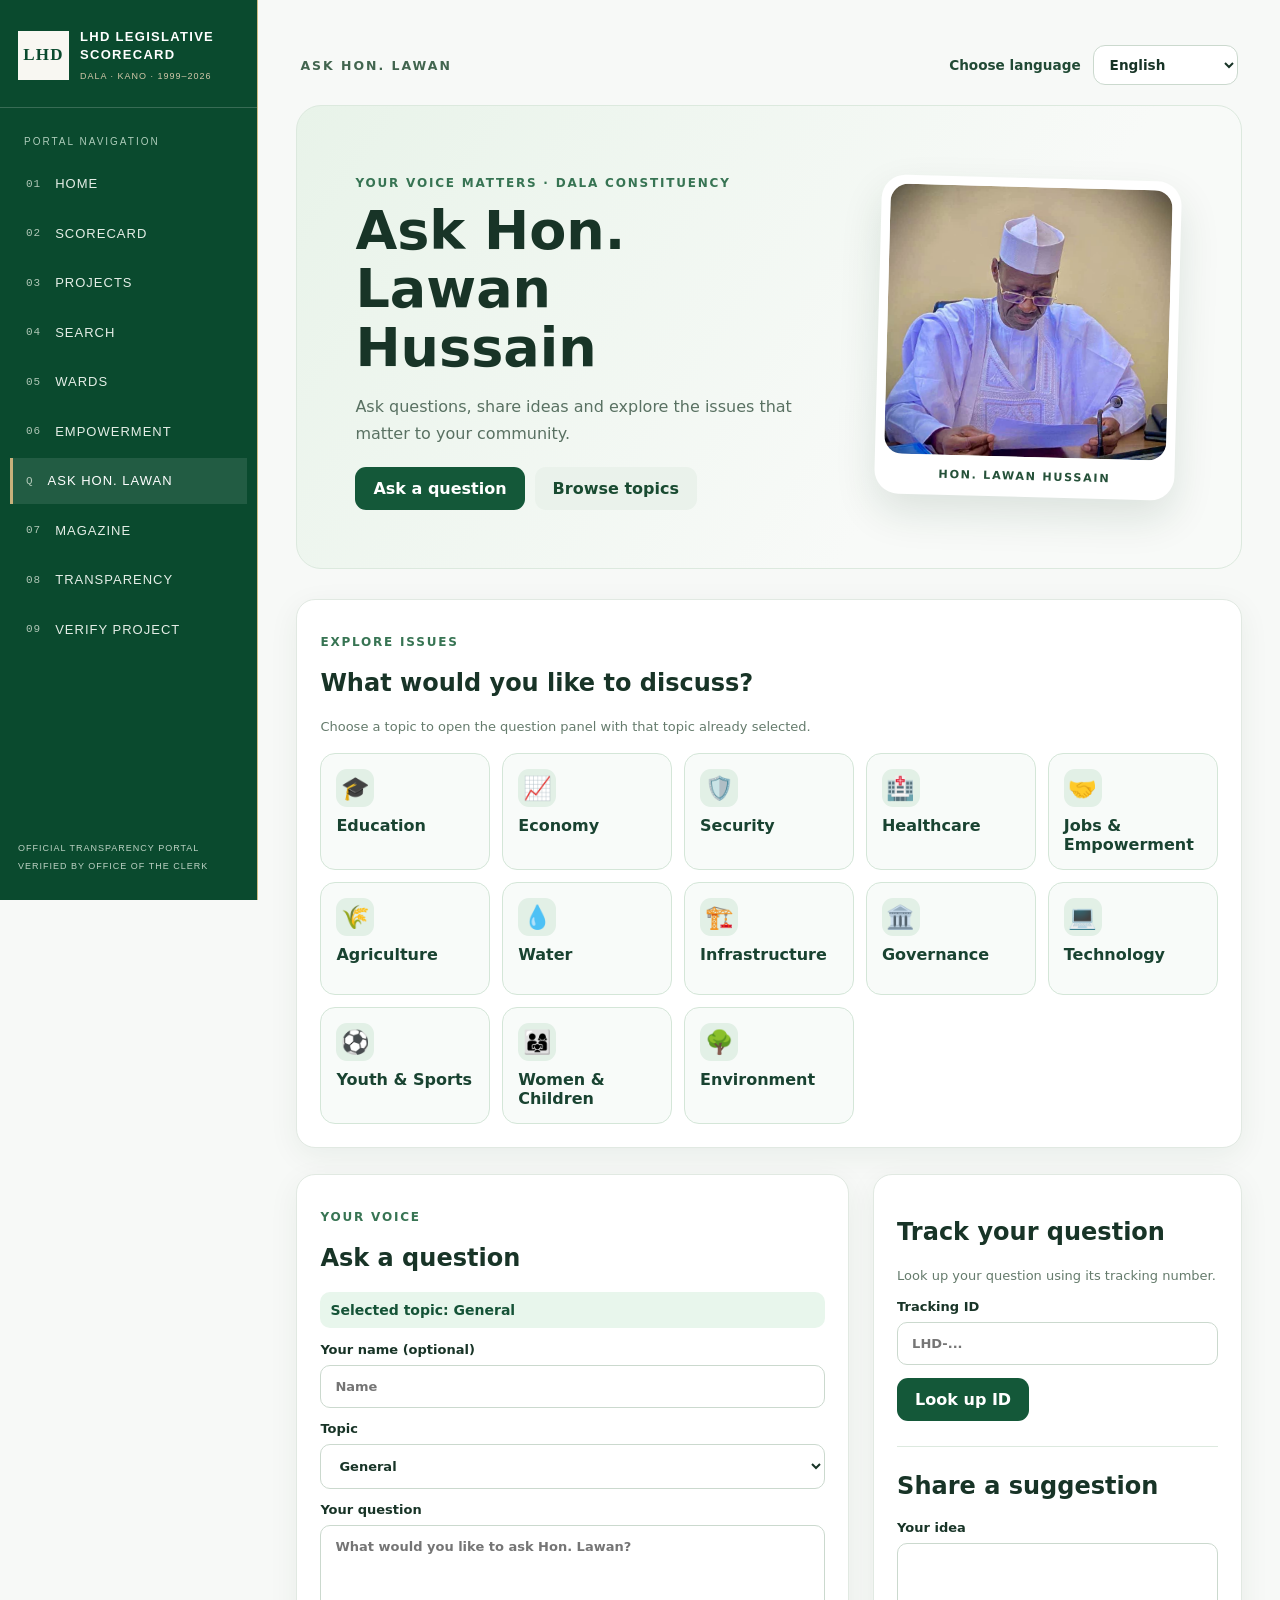
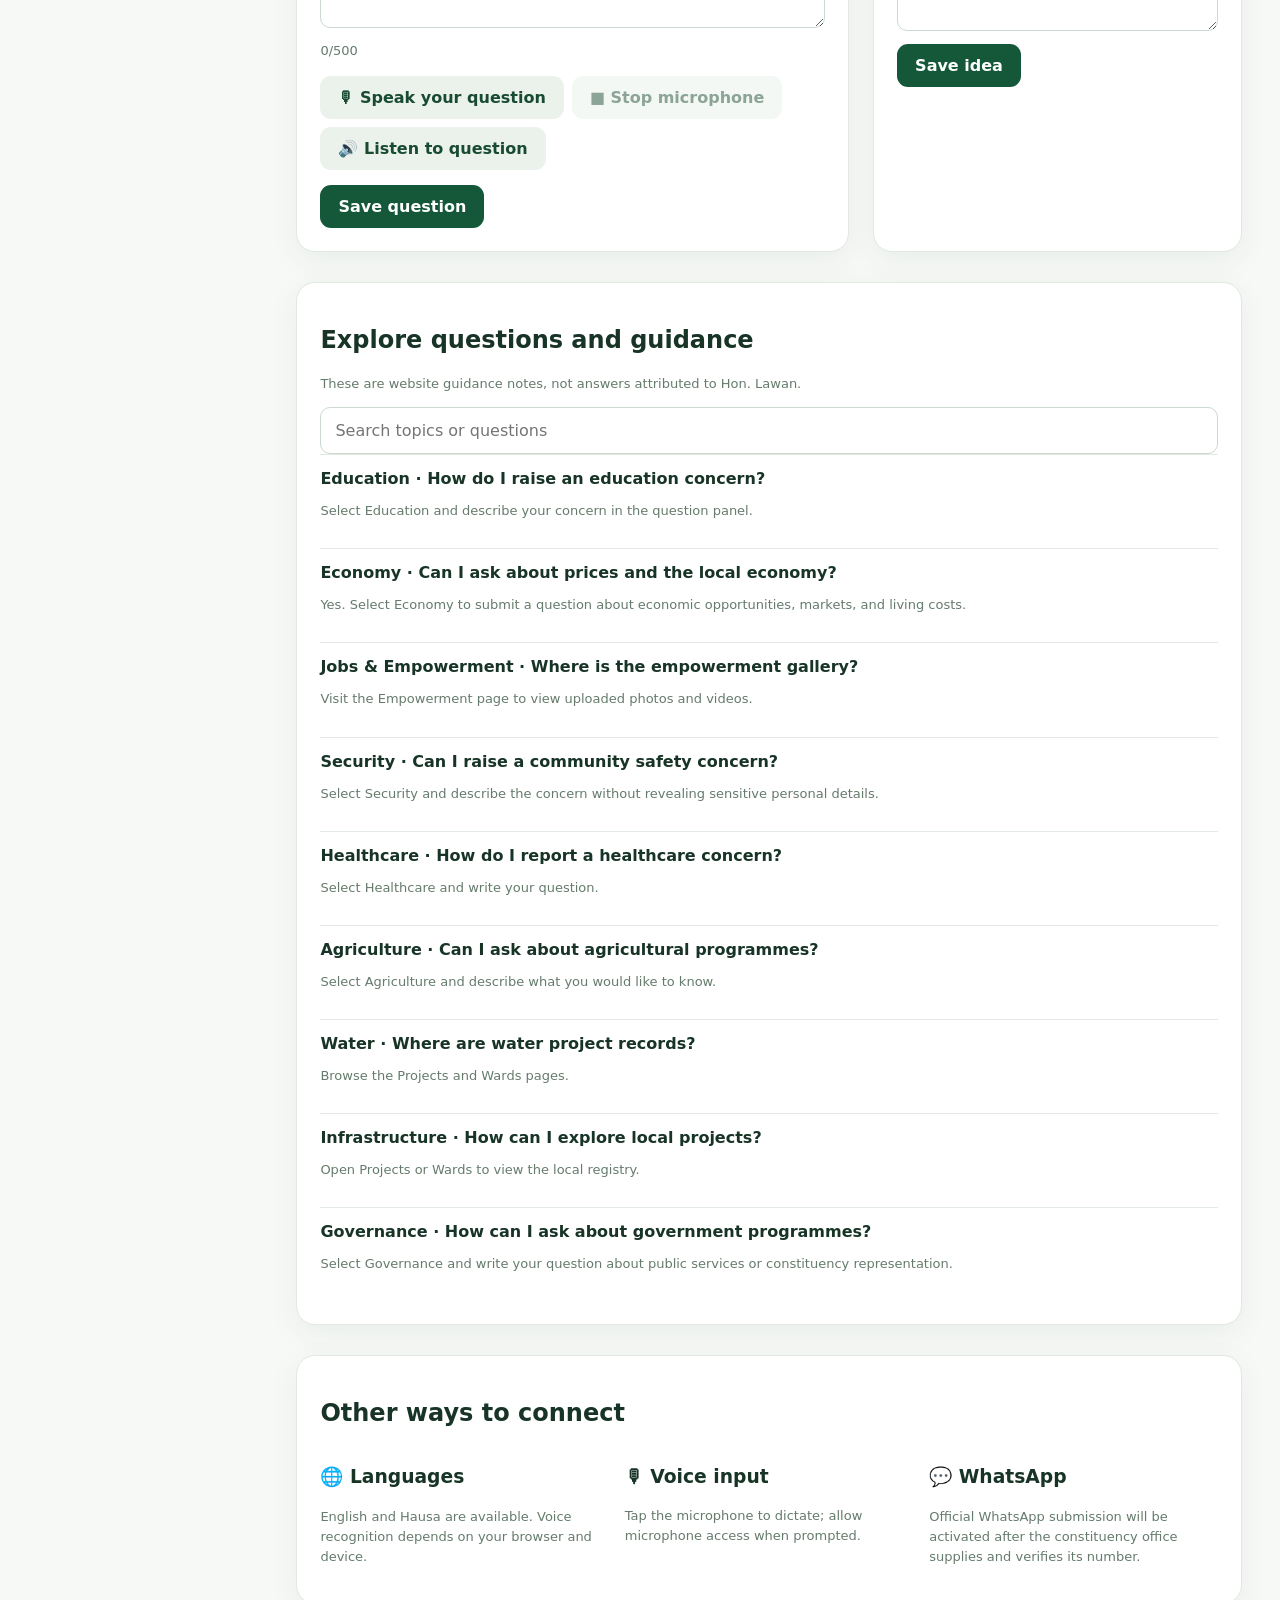
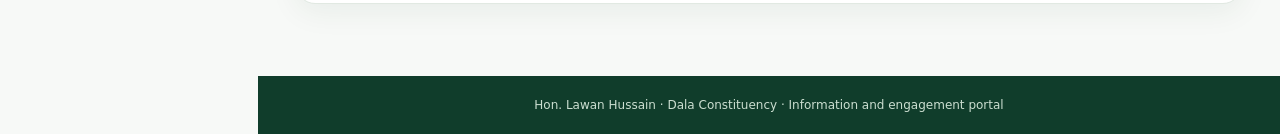
<file: ask-hon-lawan.html>
<!DOCTYPE html>

<html lang="en"><head><meta charset="utf-8"/><meta content="width=device-width,initial-scale=1" name="viewport"/><meta content="Hon. Lawan Hussain — Dala constituency public information and engagement" name="description"/><title>Ask Hon. Lawan | Hon. Lawan Hussain</title><link href="lawan-features.css" rel="stylesheet"/><link href="ask-hon-lawan-extra.css" rel="stylesheet"/><link href="ask-hon-lawan-sidebar.css" rel="stylesheet"/></head><body><aside class="lhd-sidebar" id="lhd-primary-navigation"><a class="lhd-side-brand" href="index.html"><span class="lhd-brand-mark">LHD</span><span>LHD LEGISLATIVE<br/>SCORECARD<small>DALA · KANO · 1999–2026</small></span></a><div class="lhd-side-label">PORTAL NAVIGATION</div><div class="lhd-side-menu"><a class="lhd-side-link" data-target="home" href="index.html"><span class="lhd-icon">01</span><span>Home</span></a><a class="lhd-side-link" data-target="scorecard" href="scorecard.html"><span class="lhd-icon">02</span><span>Scorecard</span></a><a class="lhd-side-link" data-target="projects" href="projects.html"><span class="lhd-icon">03</span><span>Projects</span></a><a class="lhd-side-link" data-target="search" href="search.html"><span class="lhd-icon">04</span><span>Search</span></a><a class="lhd-side-link" data-target="ward" href="wards.html"><span class="lhd-icon">05</span><span>Wards</span></a><a class="lhd-side-link" data-target="empowerment" href="empowerment.html"><span class="lhd-icon">06</span><span>Empowerment</span></a><a aria-current="page" class="lhd-side-link lhd-active" data-target="ask-hon-lawan" href="ask-hon-lawan.html"><span class="lhd-icon">Q</span><span>Ask Hon. Lawan</span></a><a class="lhd-side-link" data-target="magazine" href="magazine.html"><span class="lhd-icon">07</span><span>Magazine</span></a><a class="lhd-side-link" data-target="transparency" href="transparency.html"><span class="lhd-icon">08</span><span>Transparency</span></a><a class="lhd-side-link" data-target="verify" href="verify-project.html"><span class="lhd-icon">09</span><span>Verify Project</span></a></div><div class="lhd-side-bottom">OFFICIAL TRANSPARENCY PORTAL<br/>VERIFIED BY OFFICE OF THE CLERK</div></aside><button aria-controls="lhd-primary-navigation" aria-expanded="false" aria-label="Open navigation" class="lhd-mobile-trigger" type="button">☰ <span>MENU</span></button><div aria-hidden="true" class="lhd-shade"></div><main><div class="ask-topbar"><span class="ask-topbar-brand">ASK HON. LAWAN</span><label class="language-label" for="language"><span data-i18n="language">Choose language</span><select class="field" id="language"><option value="en">English</option><option value="ha">Hausa</option></select></label></div><section class="ask-hero"><div><p class="eyebrow" data-i18n="eyebrow">YOUR VOICE MATTERS · DALA CONSTITUENCY</p><h1 class="headline" data-i18n="headline">Ask Hon. Lawan Hussain</h1><p class="lede" data-i18n="lede">Ask questions, share ideas and explore the issues that matter to your community.</p><div class="hero-actions"><a class="btn" data-i18n="askNow" href="#question-panel">Ask a question</a><a class="btn secondary" data-i18n="browse" href="#topics-panel">Browse topics</a></div></div><div class="ask-portrait-wrap"><img alt="Hon. Lawan Hussain" class="ask-portrait" src="assets/project-photos/portrait-legislator.jpg"/><span class="portrait-caption">HON. LAWAN HUSSAIN</span></div></section>
<section class="section panel" id="topics-panel"><p class="eyebrow" data-i18n="explore">EXPLORE ISSUES</p><h2 data-i18n="topics">What would you like to discuss?</h2><p class="muted" data-i18n="topicHint">Choose a topic to open the question panel with that topic already selected.</p><div class="topic-grid" id="topics"></div></section>
<div class="layout"><section class="panel" id="question-panel" tabindex="-1"><p class="eyebrow" data-i18n="yourVoice">YOUR VOICE</p><h2 data-i18n="ask">Ask a question</h2><p aria-live="polite" class="selected-topic" id="selected-topic"></p><label class="label"><span data-i18n="name">Your name (optional)</span><input class="field" id="who" maxlength="100" placeholder="Name"/></label><label class="label"><span data-i18n="topic">Topic</span><select class="field" id="topic"></select></label><label class="label"><span data-i18n="question">Your question</span><textarea class="field" id="question" maxlength="500" placeholder="What would you like to ask about your community?" rows="5"></textarea></label><p class="muted"><span id="chars">0</span>/500</p><div class="voice-tools"><button aria-pressed="false" class="btn secondary" id="voice" type="button">🎙 <span data-i18n="speak">Speak your question</span></button><button class="btn secondary" disabled="" id="stop-voice" type="button">■ <span data-i18n="stop">Stop microphone</span></button><button class="btn secondary" id="read-question" type="button">🔊 <span data-i18n="listen">Listen to question</span></button></div><p class="muted" id="voice-status" role="status"></p><button class="btn" data-i18n="submit" id="submit" type="button">Save question</button><p class="result" hidden="" id="question-result" role="status"></p></section><section class="panel"><h2 data-i18n="track">Track your question</h2><p class="muted" data-i18n="trackHint">Look up your question using its tracking number.</p><label class="label"><span data-i18n="tracking">Tracking ID</span><input class="field" id="tracking" placeholder="LHD-..."/></label><button class="btn" data-i18n="lookUp" id="track">Look up ID</button><p class="result" hidden="" id="track-result" role="status"></p><hr class="soft-rule"/><h2 data-i18n="suggest">Share a suggestion</h2><label class="label"><span data-i18n="yourIdea">Your idea</span><textarea class="field" id="idea" maxlength="500" rows="4"></textarea></label><button class="btn" data-i18n="saveIdea" id="suggest">Save idea</button><p class="result" hidden="" id="idea-result" role="status"></p></section></div>
<section class="section panel"><h2 data-i18n="searchTitle">Explore questions and guidance</h2><p class="muted" data-i18n="faqNote">These are website guidance notes, not answers attributed to Hon. Lawan.</p><input class="field" id="search" placeholder="Search topics and questions" type="search"/><div class="faq-results" id="faq-results"></div></section><section class="section panel"><h2 data-i18n="accessible">Other ways to connect</h2><div class="grid"><div><h3>🌐 <span data-i18n="languages">Languages</span></h3><p class="muted" data-i18n="langInfo">English and Hausa are available. Voice recognition depends on your browser and device.</p></div><div><h3>🎙 <span data-i18n="voice">Voice input</span></h3><p class="muted" data-i18n="voiceInfo">Tap the microphone to dictate; allow microphone access when prompted.</p></div><div><h3>💬 WhatsApp</h3><p class="muted" data-i18n="waInfo">Official WhatsApp submission will be activated after the constituency office supplies and verifies its number.</p></div></div></section></main><footer class="footer">Hon. Lawan Hussain · Dala Constituency · Information and engagement portal</footer><script src="ask-hon-lawan.js"></script><script>(function(){const trigger=document.querySelector('.lhd-mobile-trigger');const shade=document.querySelector('.lhd-shade');const aside=document.querySelector('.lhd-sidebar');function close(){document.body.classList.remove('lhd-nav-open');trigger.setAttribute('aria-expanded','false');trigger.setAttribute('aria-label','Open navigation')}function open(){document.body.classList.add('lhd-nav-open');trigger.setAttribute('aria-expanded','true');trigger.setAttribute('aria-label','Close navigation')}trigger.addEventListener('click',()=>document.body.classList.contains('lhd-nav-open')?close():open());shade.addEventListener('click',close);document.addEventListener('keydown',e=>{if(e.key==='Escape')close()});aside.querySelectorAll('a').forEach(a=>a.addEventListener('click',close));})();</script></body></html>
</file>
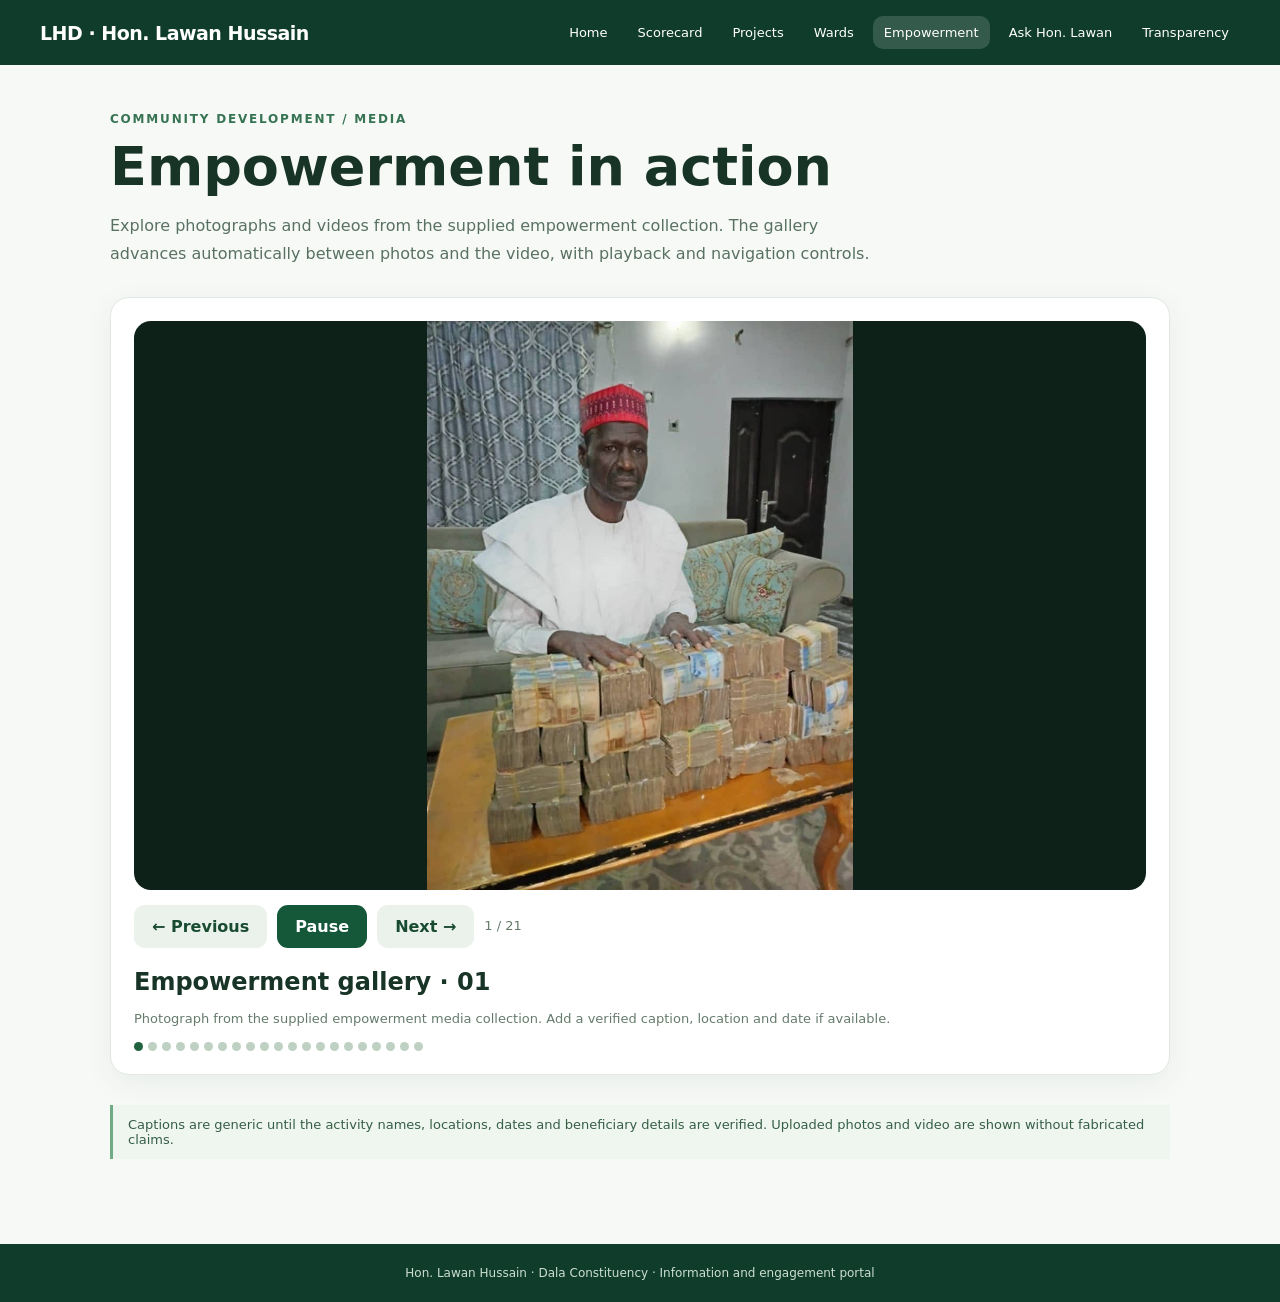
<file: empowerment.html>
<!doctype html><html lang="en"><head><meta charset="utf-8"><meta name="viewport" content="width=device-width,initial-scale=1"><meta name="description" content="Hon. Lawan Hussain — Dala constituency public information and engagement"><title>Empowerment | Hon. Lawan Hussain</title><link rel="stylesheet" href="lawan-features.css"></head><body><header><div class="header-inner"><a class="brand" href="index.html">LHD · Hon. Lawan Hussain</a><nav class="header-links" aria-label="Main navigation"><a href="index.html" class="">Home</a><a href="scorecard.html" class="">Scorecard</a><a href="projects.html" class="">Projects</a><a href="wards.html" class="">Wards</a><a href="empowerment.html" class="active">Empowerment</a><a href="ask-hon-lawan.html" class="">Ask Hon. Lawan</a><a href="transparency.html" class="">Transparency</a></nav></div></header><main><p class="eyebrow">Community development / Media</p><h1 class="headline">Empowerment in action</h1><p class="lede">Explore photographs and videos from the supplied empowerment collection. The gallery advances automatically between photos and the video, with playback and navigation controls.</p><section class="panel section" aria-label="Empowerment media slideshow"><div class="slideview" id="slideview" aria-live="off"></div><div class="slide-controls"><button class="btn secondary" id="prev" aria-label="Previous slide">← Previous</button><button class="btn" id="toggle">Pause</button><button class="btn secondary" id="next" aria-label="Next slide">Next →</button><span class="muted" id="counter"></span></div><h2 id="slide-title" style="margin-bottom:6px"></h2><p id="slide-desc" class="muted"></p><div class="dots" id="dots" aria-label="Choose slide"></div></section><p class="note section">Captions are generic until the activity names, locations, dates and beneficiary details are verified. Uploaded photos and video are shown without fabricated claims.</p></main><footer class="footer">Hon. Lawan Hussain · Dala Constituency · Information and engagement portal</footer><script src="empowerment-data.js"></script><script src="empowerment.js"></script></body></html>
</file>
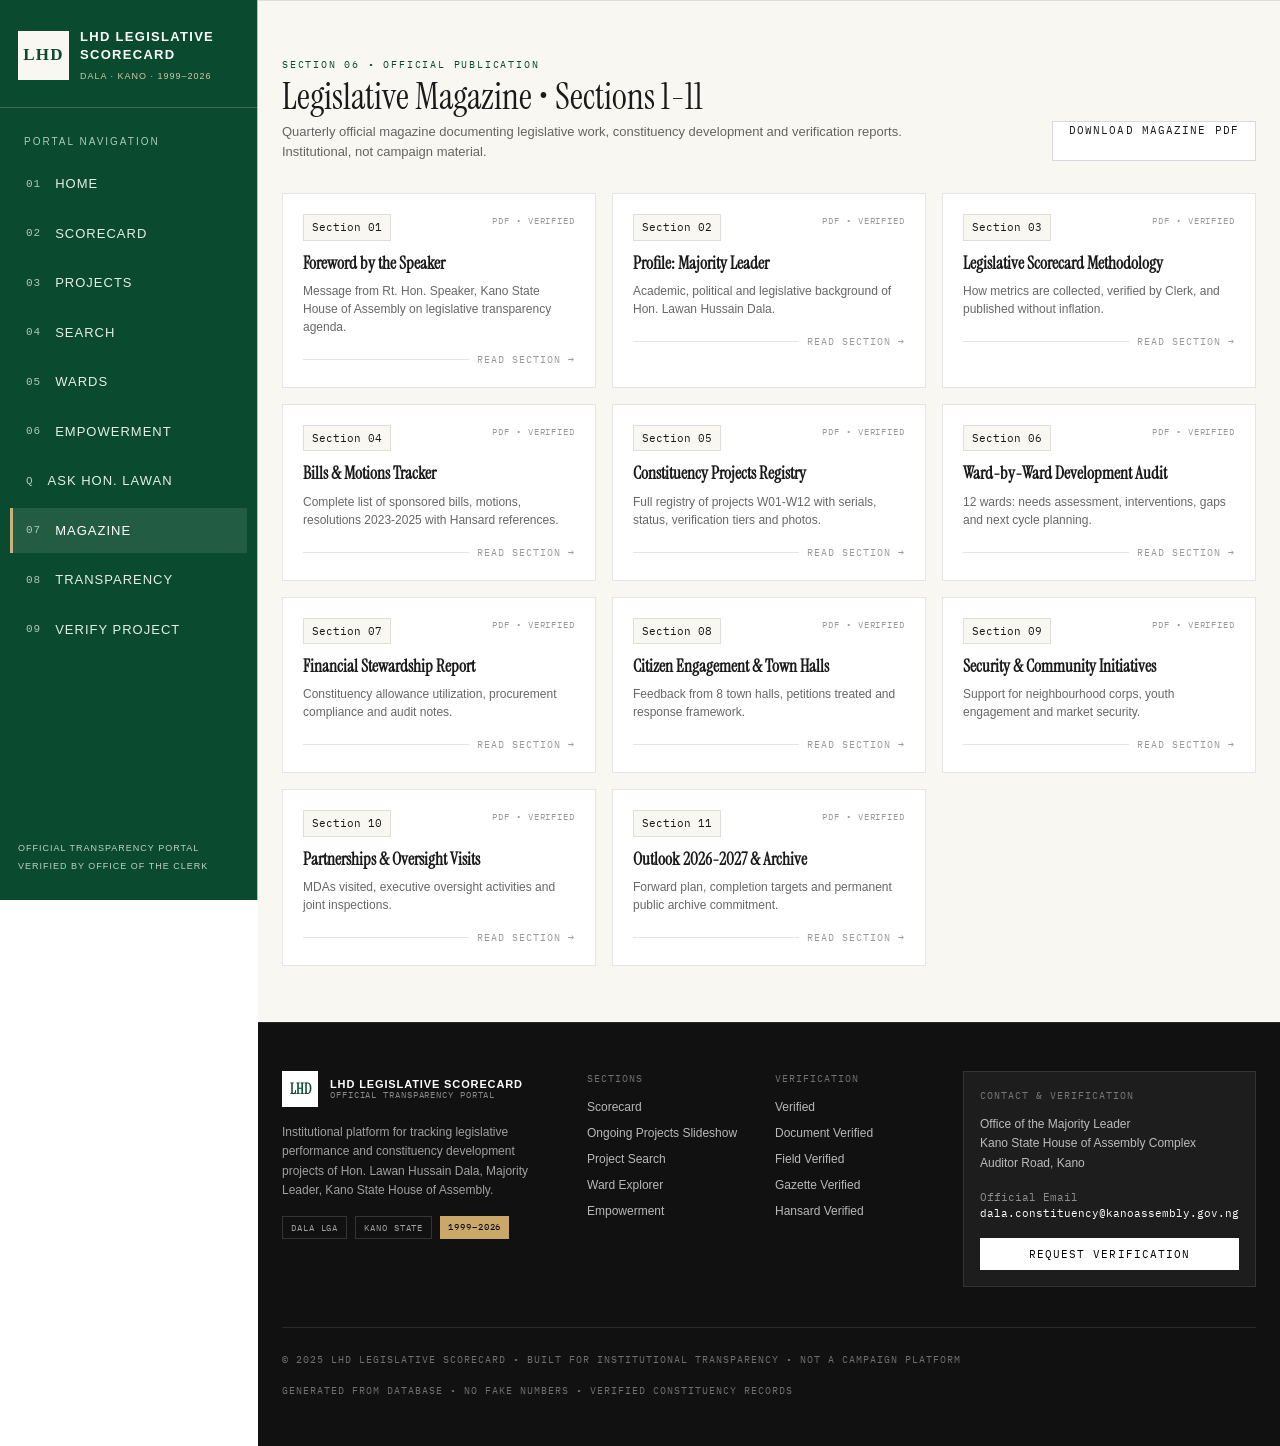
<file: magazine.html>
<!DOCTYPE html>

<!-- saved from url=(0165)https://1307217605815546.a.metaaiusercontent.com/html?artifact_uuid=0e31f547-75e9-4045-9ec8-34f5b1154457&ext=1792530000&hash=Q5fpDAGmw5QOcszd_OESKxA7EoYY&theme=light -->
<html lang="en"><head><meta content="text/html; charset=utf-8" http-equiv="Content-Type"/><style>
@font-face {
  font-family: "Optimistic";
  font-style: normal;
  font-weight: 400 600;
  font-display: swap;
  src: url("/fonts/OptimisticAI_VF_Optimized.woff2") format("woff2");
}
@font-face {
  font-family: "Optimistic Mono";
  font-style: normal;
  font-weight: 400;
  font-display: swap;
  src: url("/fonts/OptimisticMono_W_TextRegular.woff2") format("woff2");
}
:where(html) {
  font-family: "Optimistic", system-ui, sans-serif;
}
:where(code, pre, kbd, samp) {
  font-family: "Optimistic Mono", ui-monospace, monospace;
}
</style>
<meta content="width=device-width, initial-scale=1" name="viewport"/>
<title>Magazine | LHD Legislative Scorecard</title>
<style>*,:after,:before{--tw-border-spacing-x:0;--tw-border-spacing-y:0;--tw-translate-x:0;--tw-translate-y:0;--tw-rotate:0;--tw-skew-x:0;--tw-skew-y:0;--tw-scale-x:1;--tw-scale-y:1;--tw-pan-x: ;--tw-pan-y: ;--tw-pinch-zoom: ;--tw-scroll-snap-strictness:proximity;--tw-gradient-from-position: ;--tw-gradient-via-position: ;--tw-gradient-to-position: ;--tw-ordinal: ;--tw-slashed-zero: ;--tw-numeric-figure: ;--tw-numeric-spacing: ;--tw-numeric-fraction: ;--tw-ring-inset: ;--tw-ring-offset-width:0px;--tw-ring-offset-color:#fff;--tw-ring-color:rgba(59,130,246,.5);--tw-ring-offset-shadow:0 0 #0000;--tw-ring-shadow:0 0 #0000;--tw-shadow:0 0 #0000;--tw-shadow-colored:0 0 #0000;--tw-blur: ;--tw-brightness: ;--tw-contrast: ;--tw-grayscale: ;--tw-hue-rotate: ;--tw-invert: ;--tw-saturate: ;--tw-sepia: ;--tw-drop-shadow: ;--tw-backdrop-blur: ;--tw-backdrop-brightness: ;--tw-backdrop-contrast: ;--tw-backdrop-grayscale: ;--tw-backdrop-hue-rotate: ;--tw-backdrop-invert: ;--tw-backdrop-opacity: ;--tw-backdrop-saturate: ;--tw-backdrop-sepia: ;--tw-contain-size: ;--tw-contain-layout: ;--tw-contain-paint: ;--tw-contain-style: }::backdrop{--tw-border-spacing-x:0;--tw-border-spacing-y:0;--tw-translate-x:0;--tw-translate-y:0;--tw-rotate:0;--tw-skew-x:0;--tw-skew-y:0;--tw-scale-x:1;--tw-scale-y:1;--tw-pan-x: ;--tw-pan-y: ;--tw-pinch-zoom: ;--tw-scroll-snap-strictness:proximity;--tw-gradient-from-position: ;--tw-gradient-via-position: ;--tw-gradient-to-position: ;--tw-ordinal: ;--tw-slashed-zero: ;--tw-numeric-figure: ;--tw-numeric-spacing: ;--tw-numeric-fraction: ;--tw-ring-inset: ;--tw-ring-offset-width:0px;--tw-ring-offset-color:#fff;--tw-ring-color:rgba(59,130,246,.5);--tw-ring-offset-shadow:0 0 #0000;--tw-ring-shadow:0 0 #0000;--tw-shadow:0 0 #0000;--tw-shadow-colored:0 0 #0000;--tw-blur: ;--tw-brightness: ;--tw-contrast: ;--tw-grayscale: ;--tw-hue-rotate: ;--tw-invert: ;--tw-saturate: ;--tw-sepia: ;--tw-drop-shadow: ;--tw-backdrop-blur: ;--tw-backdrop-brightness: ;--tw-backdrop-contrast: ;--tw-backdrop-grayscale: ;--tw-backdrop-hue-rotate: ;--tw-backdrop-invert: ;--tw-backdrop-opacity: ;--tw-backdrop-saturate: ;--tw-backdrop-sepia: ;--tw-contain-size: ;--tw-contain-layout: ;--tw-contain-paint: ;--tw-contain-style: }/*! tailwindcss v3.4.18 | MIT License | https://tailwindcss.com*/*,:after,:before{box-sizing:border-box;border:0 solid #e5e7eb}:after,:before{--tw-content:""}:host,html{line-height:1.5;-webkit-text-size-adjust:100%;-moz-tab-size:4;-o-tab-size:4;tab-size:4;font-family:ui-sans-serif,system-ui,sans-serif,Apple Color Emoji,Segoe UI Emoji,Segoe UI Symbol,Noto Color Emoji;font-feature-settings:normal;font-variation-settings:normal;-webkit-tap-highlight-color:transparent}body{line-height:inherit}hr{height:0;color:inherit;border-top-width:1px}abbr:where([title]){-webkit-text-decoration:underline dotted;text-decoration:underline dotted}h1,h2,h3,h4,h5,h6{font-size:inherit;font-weight:inherit}a{color:inherit;text-decoration:inherit}b,strong{font-weight:bolder}code,kbd,pre,samp{font-family:ui-monospace,SFMono-Regular,Menlo,Monaco,Consolas,Liberation Mono,Courier New,monospace;font-feature-settings:normal;font-variation-settings:normal;font-size:1em}small{font-size:80%}sub,sup{font-size:75%;line-height:0;position:relative;vertical-align:baseline}sub{bottom:-.25em}sup{top:-.5em}table{text-indent:0;border-color:inherit;border-collapse:collapse}button,input,optgroup,select,textarea{font-family:inherit;font-feature-settings:inherit;font-variation-settings:inherit;font-size:100%;font-weight:inherit;line-height:inherit;letter-spacing:inherit;color:inherit;margin:0;padding:0}button,select{text-transform:none}button,input:where([type=button]),input:where([type=reset]),input:where([type=submit]){-webkit-appearance:button;background-color:transparent;background-image:none}:-moz-focusring{outline:auto}:-moz-ui-invalid{box-shadow:none}progress{vertical-align:baseline}::-webkit-inner-spin-button,::-webkit-outer-spin-button{height:auto}[type=search]{-webkit-appearance:textfield;outline-offset:-2px}::-webkit-search-decoration{-webkit-appearance:none}::-webkit-file-upload-button{-webkit-appearance:button;font:inherit}summary{display:list-item}blockquote,dd,dl,figure,h1,h2,h3,h4,h5,h6,hr,p,pre{margin:0}fieldset{margin:0}fieldset,legend{padding:0}menu,ol,ul{list-style:none;margin:0;padding:0}dialog{padding:0}textarea{resize:vertical}input::-moz-placeholder,textarea::-moz-placeholder{opacity:1;color:#9ca3af}input::placeholder,textarea::placeholder{opacity:1;color:#9ca3af}[role=button],button{cursor:pointer}:disabled{cursor:default}audio,canvas,embed,iframe,img,object,svg,video{display:block;vertical-align:middle}img,video{max-width:100%;height:auto}[hidden]:where(:not([hidden=until-found])){display:none}.fixed{position:fixed}.absolute{position:absolute}.relative{position:relative}.sticky{position:sticky}.inset-0{inset:0}.-bottom-10{bottom:-2.5rem}.-left-10{left:-2.5rem}.-right-8{right:-2rem}.-top-8{top:-2rem}.bottom-0{bottom:0}.bottom-3{bottom:.75rem}.left-0{left:0}.left-2{left:.5rem}.left-3{left:.75rem}.left-\[14px\]{left:14px}.right-0{right:0}.right-2{right:.5rem}.right-3{right:.75rem}.top-0{top:0}.top-1\/2{top:50%}.top-3{top:.75rem}.-z-10{z-index:-10}.z-10{z-index:10}.z-50{z-index:50}.mx-1{margin-left:.25rem;margin-right:.25rem}.mx-auto{margin-left:auto;margin-right:auto}.mb-1{margin-bottom:.25rem}.mb-10{margin-bottom:2.5rem}.mb-2{margin-bottom:.5rem}.mb-3{margin-bottom:.75rem}.mb-5{margin-bottom:1.25rem}.mb-8{margin-bottom:2rem}.ml-2{margin-left:.5rem}.ml-3{margin-left:.75rem}.ml-4{margin-left:1rem}.mt-1{margin-top:.25rem}.mt-10{margin-top:2.5rem}.mt-2{margin-top:.5rem}.mt-3{margin-top:.75rem}.mt-4{margin-top:1rem}.mt-5{margin-top:1.25rem}.mt-6{margin-top:1.5rem}.mt-8{margin-top:2rem}.mt-auto{margin-top:auto}.line-clamp-2{-webkit-line-clamp:2}.line-clamp-2,.line-clamp-4{overflow:hidden;display:-webkit-box;-webkit-box-orient:vertical}.line-clamp-4{-webkit-line-clamp:4}.block{display:block}.flex{display:flex}.inline-flex{display:inline-flex}.grid{display:grid}.hidden{display:none}.aspect-\[16\/10\]{aspect-ratio:16/10}.aspect-\[4\/3\]{aspect-ratio:4/3}.h-1{height:.25rem}.h-1\.5{height:.375rem}.h-10{height:2.5rem}.h-11{height:2.75rem}.h-2{height:.5rem}.h-3{height:.75rem}.h-3\.5{height:.875rem}.h-4{height:1rem}.h-5{height:1.25rem}.h-6{height:1.5rem}.h-7{height:1.75rem}.h-8{height:2rem}.h-9{height:2.25rem}.h-\[180px\]{height:180px}.h-\[220px\]{height:220px}.h-\[2px\]{height:2px}.h-\[48px\]{height:48px}.h-\[64px\]{height:64px}.h-\[72px\]{height:72px}.h-full{height:100%}.h-px{height:1px}.min-h-\[128px\]{min-height:128px}.min-h-\[260px\]{min-height:260px}.min-h-screen{min-height:100vh}.w-1{width:.25rem}.w-1\.5{width:.375rem}.w-10{width:2.5rem}.w-2{width:.5rem}.w-3\.5{width:.875rem}.w-5{width:1.25rem}.w-6{width:1.5rem}.w-7{width:1.75rem}.w-8{width:2rem}.w-9{width:2.25rem}.w-\[180px\]{width:180px}.w-\[220px\]{width:220px}.w-\[72px\]{width:72px}.w-full{width:100%}.w-px{width:1px}.max-w-\[1280px\]{max-width:1280px}.max-w-\[360px\]{max-width:360px}.max-w-\[560px\]{max-width:560px}.max-w-\[620px\]{max-width:620px}.max-w-\[640px\]{max-width:640px}.max-w-\[900px\]{max-width:900px}.flex-1{flex:1 1 0%}.shrink-0{flex-shrink:0}.-translate-y-1\/2{--tw-translate-y:-50%;transform:translate(var(--tw-translate-x),var(--tw-translate-y)) rotate(var(--tw-rotate)) skewX(var(--tw-skew-x)) skewY(var(--tw-skew-y)) scaleX(var(--tw-scale-x)) scaleY(var(--tw-scale-y))}@keyframes pulse{50%{opacity:.5}}.animate-pulse{animation:pulse 2s cubic-bezier(.4,0,.6,1) infinite}.cursor-pointer{cursor:pointer}.list-disc{list-style-type:disc}.grid-cols-1{grid-template-columns:repeat(1,minmax(0,1fr))}.grid-cols-2{grid-template-columns:repeat(2,minmax(0,1fr))}.grid-cols-3{grid-template-columns:repeat(3,minmax(0,1fr))}.grid-cols-6{grid-template-columns:repeat(6,minmax(0,1fr))}.flex-col{flex-direction:column}.flex-wrap{flex-wrap:wrap}.items-start{align-items:flex-start}.items-end{align-items:flex-end}.items-center{align-items:center}.justify-center{justify-content:center}.justify-between{justify-content:space-between}.gap-1{gap:.25rem}.gap-1\.5{gap:.375rem}.gap-2{gap:.5rem}.gap-2\.5{gap:.625rem}.gap-3{gap:.75rem}.gap-4{gap:1rem}.gap-6{gap:1.5rem}.gap-7{gap:1.75rem}.gap-8{gap:2rem}.space-y-2>:not([hidden])~:not([hidden]){--tw-space-y-reverse:0;margin-top:calc(.5rem*(1 - var(--tw-space-y-reverse)));margin-bottom:calc(.5rem*var(--tw-space-y-reverse))}.space-y-3>:not([hidden])~:not([hidden]){--tw-space-y-reverse:0;margin-top:calc(.75rem*(1 - var(--tw-space-y-reverse)));margin-bottom:calc(.75rem*var(--tw-space-y-reverse))}.space-y-4>:not([hidden])~:not([hidden]){--tw-space-y-reverse:0;margin-top:calc(1rem*(1 - var(--tw-space-y-reverse)));margin-bottom:calc(1rem*var(--tw-space-y-reverse))}.self-start{align-self:flex-start}.overflow-hidden,.truncate{overflow:hidden}.truncate{text-overflow:ellipsis}.truncate,.whitespace-nowrap{white-space:nowrap}.rounded-full{border-radius:9999px}.border{border-width:1px}.border-2{border-width:2px}.border-4{border-width:4px}.border-b{border-bottom-width:1px}.border-l{border-left-width:1px}.border-l-2{border-left-width:2px}.border-t{border-top-width:1px}.border-\[\#0a4a2e\]{--tw-border-opacity:1;border-color:rgb(10 74 46/var(--tw-border-opacity,1))}.border-\[\#c9a86a\]{--tw-border-opacity:1;border-color:rgb(201 168 106/var(--tw-border-opacity,1))}.border-\[\#c9a86a\]\/20{border-color:hsla(39,47%,60%,.2)}.border-\[\#c9a86a\]\/30{border-color:hsla(39,47%,60%,.3)}.border-amber-200{--tw-border-opacity:1;border-color:rgb(253 230 138/var(--tw-border-opacity,1))}.border-amber-300{--tw-border-opacity:1;border-color:rgb(252 211 77/var(--tw-border-opacity,1))}.border-black\/10{border-color:rgba(0,0,0,.1)}.border-black\/15{border-color:rgba(0,0,0,.15)}.border-black\/20{border-color:rgba(0,0,0,.2)}.border-blue-300{--tw-border-opacity:1;border-color:rgb(147 197 253/var(--tw-border-opacity,1))}.border-current{border-color:currentColor}.border-green-300{--tw-border-opacity:1;border-color:rgb(134 239 172/var(--tw-border-opacity,1))}.border-white{--tw-border-opacity:1;border-color:rgb(255 255 255/var(--tw-border-opacity,1))}.border-white\/10{border-color:hsla(0,0%,100%,.1)}.border-white\/15{border-color:hsla(0,0%,100%,.15)}.border-white\/20{border-color:hsla(0,0%,100%,.2)}.bg-\[\#0a4a2e\]{--tw-bg-opacity:1;background-color:rgb(10 74 46/var(--tw-bg-opacity,1))}.bg-\[\#0a4a2e\]\/\[0\.04\]{background-color:rgba(10,74,46,.04)}.bg-\[\#111\]{--tw-bg-opacity:1;background-color:rgb(17 17 17/var(--tw-bg-opacity,1))}.bg-\[\#c9a86a\]{--tw-bg-opacity:1;background-color:rgb(201 168 106/var(--tw-bg-opacity,1))}.bg-\[\#c9a86a\]\/10{background-color:hsla(39,47%,60%,.1)}.bg-\[\#c9a86a\]\/15{background-color:hsla(39,47%,60%,.15)}.bg-\[\#c9a86a\]\/40{background-color:hsla(39,47%,60%,.4)}.bg-\[\#e9e6dc\]{--tw-bg-opacity:1;background-color:rgb(233 230 220/var(--tw-bg-opacity,1))}.bg-\[\#f0efe9\]{--tw-bg-opacity:1;background-color:rgb(240 239 233/var(--tw-bg-opacity,1))}.bg-\[\#f8f7f2\]{--tw-bg-opacity:1;background-color:rgb(248 247 242/var(--tw-bg-opacity,1))}.bg-amber-50{--tw-bg-opacity:1;background-color:rgb(255 251 235/var(--tw-bg-opacity,1))}.bg-amber-500{--tw-bg-opacity:1;background-color:rgb(245 158 11/var(--tw-bg-opacity,1))}.bg-black{--tw-bg-opacity:1;background-color:rgb(0 0 0/var(--tw-bg-opacity,1))}.bg-black\/10{background-color:rgba(0,0,0,.1)}.bg-black\/20{background-color:rgba(0,0,0,.2)}.bg-blue-50{--tw-bg-opacity:1;background-color:rgb(239 246 255/var(--tw-bg-opacity,1))}.bg-blue-500{--tw-bg-opacity:1;background-color:rgb(59 130 246/var(--tw-bg-opacity,1))}.bg-green-50{--tw-bg-opacity:1;background-color:rgb(240 253 244/var(--tw-bg-opacity,1))}.bg-green-600{--tw-bg-opacity:1;background-color:rgb(22 163 74/var(--tw-bg-opacity,1))}.bg-transparent{background-color:transparent}.bg-white{--tw-bg-opacity:1;background-color:rgb(255 255 255/var(--tw-bg-opacity,1))}.bg-white\/10{background-color:hsla(0,0%,100%,.1)}.bg-white\/15{background-color:hsla(0,0%,100%,.15)}.bg-white\/20{background-color:hsla(0,0%,100%,.2)}.bg-white\/30{background-color:hsla(0,0%,100%,.3)}.bg-white\/5{background-color:hsla(0,0%,100%,.05)}.bg-white\/90{background-color:hsla(0,0%,100%,.9)}.bg-white\/95{background-color:hsla(0,0%,100%,.95)}.bg-gradient-to-t{background-image:linear-gradient(to top,var(--tw-gradient-stops))}.from-black\/70{--tw-gradient-from:rgba(0,0,0,.7) var(--tw-gradient-from-position);--tw-gradient-to:transparent var(--tw-gradient-to-position);--tw-gradient-stops:var(--tw-gradient-from),var(--tw-gradient-to)}.to-transparent{--tw-gradient-to:transparent var(--tw-gradient-to-position)}.object-cover{-o-object-fit:cover;object-fit:cover}.p-0\.5{padding:.125rem}.p-2{padding:.5rem}.p-3{padding:.75rem}.p-4{padding:1rem}.p-5{padding:1.25rem}.p-6{padding:1.5rem}.px-1\.5{padding-left:.375rem;padding-right:.375rem}.px-2{padding-left:.5rem;padding-right:.5rem}.px-2\.5{padding-left:.625rem;padding-right:.625rem}.px-3{padding-left:.75rem;padding-right:.75rem}.px-4{padding-left:1rem;padding-right:1rem}.px-5{padding-left:1.25rem;padding-right:1.25rem}.px-6{padding-left:1.5rem;padding-right:1.5rem}.py-0\.5{padding-top:.125rem;padding-bottom:.125rem}.py-1{padding-top:.25rem;padding-bottom:.25rem}.py-1\.5{padding-top:.375rem;padding-bottom:.375rem}.py-10{padding-top:2.5rem;padding-bottom:2.5rem}.py-2{padding-top:.5rem;padding-bottom:.5rem}.pb-8{padding-bottom:2rem}.pl-4{padding-left:1rem}.pl-5{padding-left:1.25rem}.pl-\[54px\]{padding-left:54px}.pr-4{padding-right:1rem}.pt-10{padding-top:2.5rem}.pt-3{padding-top:.75rem}.pt-4{padding-top:1rem}.pt-6{padding-top:1.5rem}.text-left{text-align:left}.text-center{text-align:center}.text-right{text-align:right}.font-mono{font-family:ui-monospace,SFMono-Regular,Menlo,Monaco,Consolas,Liberation Mono,Courier New,monospace}.font-sans{font-family:ui-sans-serif,system-ui,sans-serif,Apple Color Emoji,Segoe UI Emoji,Segoe UI Symbol,Noto Color Emoji}.font-serif{font-family:ui-serif,Georgia,Cambria,Times New Roman,Times,serif}.text-\[10px\]{font-size:10px}.text-\[11px\]{font-size:11px}.text-\[12px\]{font-size:12px}.text-\[13px\]{font-size:13px}.text-\[14px\]{font-size:14px}.text-\[16px\]{font-size:16px}.text-\[17px\]{font-size:17px}.text-\[18px\]{font-size:18px}.text-\[20px\]{font-size:20px}.text-\[22px\]{font-size:22px}.text-\[28px\]{font-size:28px}.text-\[30px\]{font-size:30px}.text-\[32px\]{font-size:32px}.text-\[42px\]{font-size:42px}.text-\[9px\]{font-size:9px}.font-bold{font-weight:700}.font-medium{font-weight:500}.font-normal{font-weight:400}.uppercase{text-transform:uppercase}.italic{font-style:italic}.leading-\[0\.95\]{line-height:.95}.leading-\[0\.9\]{line-height:.9}.leading-\[1\.05\]{line-height:1.05}.leading-\[1\.15\]{line-height:1.15}.leading-\[1\.3\]{line-height:1.3}.leading-\[1\.5\]{line-height:1.5}.leading-\[1\.6\]{line-height:1.6}.leading-none{line-height:1}.leading-relaxed{line-height:1.625}.leading-tight{line-height:1.25}.tracking-\[-0\.01em\]{letter-spacing:-.01em}.tracking-\[-0\.02em\]{letter-spacing:-.02em}.tracking-\[0\.08em\]{letter-spacing:.08em}.tracking-\[0\.14em\]{letter-spacing:.14em}.tracking-\[0\.18em\]{letter-spacing:.18em}.tracking-\[0\.2em\]{letter-spacing:.2em}.tracking-tighter{letter-spacing:-.05em}.tracking-wide{letter-spacing:.025em}.tracking-widest{letter-spacing:.1em}.text-\[\#0a4a2e\]{--tw-text-opacity:1;color:rgb(10 74 46/var(--tw-text-opacity,1))}.text-\[\#1a1a1a\]{--tw-text-opacity:1;color:rgb(26 26 26/var(--tw-text-opacity,1))}.text-\[\#6b4e1f\]{--tw-text-opacity:1;color:rgb(107 78 31/var(--tw-text-opacity,1))}.text-\[\#7a5e2e\]{--tw-text-opacity:1;color:rgb(122 94 46/var(--tw-text-opacity,1))}.text-\[\#c9a86a\]{--tw-text-opacity:1;color:rgb(201 168 106/var(--tw-text-opacity,1))}.text-amber-800{--tw-text-opacity:1;color:rgb(146 64 14/var(--tw-text-opacity,1))}.text-black{--tw-text-opacity:1;color:rgb(0 0 0/var(--tw-text-opacity,1))}.text-black\/30{color:rgba(0,0,0,.3)}.text-black\/40{color:rgba(0,0,0,.4)}.text-black\/50{color:rgba(0,0,0,.5)}.text-black\/60{color:rgba(0,0,0,.6)}.text-black\/65{color:rgba(0,0,0,.65)}.text-black\/70{color:rgba(0,0,0,.7)}.text-black\/80{color:rgba(0,0,0,.8)}.text-blue-800{--tw-text-opacity:1;color:rgb(30 64 175/var(--tw-text-opacity,1))}.text-green-800{--tw-text-opacity:1;color:rgb(22 101 52/var(--tw-text-opacity,1))}.text-white{--tw-text-opacity:1;color:rgb(255 255 255/var(--tw-text-opacity,1))}.text-white\/40{color:hsla(0,0%,100%,.4)}.text-white\/50{color:hsla(0,0%,100%,.5)}.text-white\/60{color:hsla(0,0%,100%,.6)}.text-white\/70{color:hsla(0,0%,100%,.7)}.antialiased{-webkit-font-smoothing:antialiased;-moz-osx-font-smoothing:grayscale}.accent-\[\#0a4a2e\]{accent-color:#0a4a2e}.opacity-30{opacity:.3}.opacity-90{opacity:.9}.opacity-\[0\.06\]{opacity:.06}.shadow{--tw-shadow:0 1px 3px 0 rgba(0,0,0,.1),0 1px 2px -1px rgba(0,0,0,.1);--tw-shadow-colored:0 1px 3px 0 var(--tw-shadow-color),0 1px 2px -1px var(--tw-shadow-color)}.shadow,.shadow-\[0_0_0_4px_rgba\(201\2c 168\2c 106\2c 0\.2\)\]{box-shadow:var(--tw-ring-offset-shadow,0 0 #0000),var(--tw-ring-shadow,0 0 #0000),var(--tw-shadow)}.shadow-\[0_0_0_4px_rgba\(201\2c 168\2c 106\2c 0\.2\)\]{--tw-shadow:0 0 0 4px hsla(39,47%,60%,.2);--tw-shadow-colored:0 0 0 4px var(--tw-shadow-color)}.shadow-\[0_10px_40px_rgba\(0\2c 0\2c 0\2c 0\.06\)\]{--tw-shadow:0 10px 40px rgba(0,0,0,.06);--tw-shadow-colored:0 10px 40px var(--tw-shadow-color);box-shadow:var(--tw-ring-offset-shadow,0 0 #0000),var(--tw-ring-shadow,0 0 #0000),var(--tw-shadow)}.filter{filter:var(--tw-blur) var(--tw-brightness) var(--tw-contrast) var(--tw-grayscale) var(--tw-hue-rotate) var(--tw-invert) var(--tw-saturate) var(--tw-sepia) var(--tw-drop-shadow)}.backdrop-blur{--tw-backdrop-blur:blur(8px);backdrop-filter:var(--tw-backdrop-blur) var(--tw-backdrop-brightness) var(--tw-backdrop-contrast) var(--tw-backdrop-grayscale) var(--tw-backdrop-hue-rotate) var(--tw-backdrop-invert) var(--tw-backdrop-opacity) var(--tw-backdrop-saturate) var(--tw-backdrop-sepia)}.transition{transition-property:color,background-color,border-color,text-decoration-color,fill,stroke,opacity,box-shadow,transform,filter,backdrop-filter;transition-timing-function:cubic-bezier(.4,0,.2,1);transition-duration:.15s}.transition-all{transition-property:all;transition-timing-function:cubic-bezier(.4,0,.2,1);transition-duration:.15s}.transition-colors{transition-property:color,background-color,border-color,text-decoration-color,fill,stroke;transition-timing-function:cubic-bezier(.4,0,.2,1);transition-duration:.15s}.duration-500{transition-duration:.5s}.duration-700{transition-duration:.7s}#root,body,html{min-height:100%}body{margin:0;font-family:Inter,ui-sans-serif,system-ui,-apple-system,BlinkMacSystemFont,Segoe UI,sans-serif}[role=button]:not([aria-disabled=true]),button:not(:disabled),label[for],select:not(:disabled),summary{cursor:pointer}.selection\:bg-\[\#0a4a2e\] ::-moz-selection{--tw-bg-opacity:1;background-color:rgb(10 74 46/var(--tw-bg-opacity,1))}.selection\:bg-\[\#0a4a2e\] ::selection{--tw-bg-opacity:1;background-color:rgb(10 74 46/var(--tw-bg-opacity,1))}.selection\:text-white ::-moz-selection{--tw-text-opacity:1;color:rgb(255 255 255/var(--tw-text-opacity,1))}.selection\:text-white ::selection{--tw-text-opacity:1;color:rgb(255 255 255/var(--tw-text-opacity,1))}.selection\:bg-\[\#0a4a2e\]::-moz-selection{--tw-bg-opacity:1;background-color:rgb(10 74 46/var(--tw-bg-opacity,1))}.selection\:bg-\[\#0a4a2e\]::selection{--tw-bg-opacity:1;background-color:rgb(10 74 46/var(--tw-bg-opacity,1))}.selection\:text-white::-moz-selection{--tw-text-opacity:1;color:rgb(255 255 255/var(--tw-text-opacity,1))}.selection\:text-white::selection{--tw-text-opacity:1;color:rgb(255 255 255/var(--tw-text-opacity,1))}.placeholder\:text-black\/30::-moz-placeholder{color:rgba(0,0,0,.3)}.placeholder\:text-black\/30::placeholder{color:rgba(0,0,0,.3)}.hover\:border-\[\#0a4a2e\]:hover{--tw-border-opacity:1;border-color:rgb(10 74 46/var(--tw-border-opacity,1))}.hover\:border-black:hover{--tw-border-opacity:1;border-color:rgb(0 0 0/var(--tw-border-opacity,1))}.hover\:bg-black:hover{--tw-bg-opacity:1;background-color:rgb(0 0 0/var(--tw-bg-opacity,1))}.hover\:bg-black\/40:hover{background-color:rgba(0,0,0,.4)}.hover\:bg-white:hover{--tw-bg-opacity:1;background-color:rgb(255 255 255/var(--tw-bg-opacity,1))}.hover\:bg-white\/15:hover{background-color:hsla(0,0%,100%,.15)}.hover\:text-\[\#0a4a2e\]:hover{--tw-text-opacity:1;color:rgb(10 74 46/var(--tw-text-opacity,1))}.hover\:text-white:hover{--tw-text-opacity:1;color:rgb(255 255 255/var(--tw-text-opacity,1))}.hover\:shadow-\[0_6px_20px_rgba\(0\2c 0\2c 0\2c 0\.06\)\]:hover{--tw-shadow:0 6px 20px rgba(0,0,0,.06);--tw-shadow-colored:0 6px 20px var(--tw-shadow-color);box-shadow:var(--tw-ring-offset-shadow,0 0 #0000),var(--tw-ring-shadow,0 0 #0000),var(--tw-shadow)}.focus\:border-\[\#0a4a2e\]:focus{--tw-border-opacity:1;border-color:rgb(10 74 46/var(--tw-border-opacity,1))}.focus\:outline-none:focus{outline:2px solid transparent;outline-offset:2px}.focus\:ring-1:focus{--tw-ring-offset-shadow:var(--tw-ring-inset) 0 0 0 var(--tw-ring-offset-width) var(--tw-ring-offset-color);--tw-ring-shadow:var(--tw-ring-inset) 0 0 0 calc(1px + var(--tw-ring-offset-width)) var(--tw-ring-color);box-shadow:var(--tw-ring-offset-shadow),var(--tw-ring-shadow),var(--tw-shadow,0 0 #0000)}.focus\:ring-\[\#0a4a2e\]:focus{--tw-ring-opacity:1;--tw-ring-color:rgb(10 74 46/var(--tw-ring-opacity,1))}.group:hover .group-hover\:bg-\[\#0a4a2e\]{--tw-bg-opacity:1;background-color:rgb(10 74 46/var(--tw-bg-opacity,1))}.group:hover .group-hover\:text-\[\#0a4a2e\]{--tw-text-opacity:1;color:rgb(10 74 46/var(--tw-text-opacity,1))}@media (min-width:640px){.sm\:grid-cols-2{grid-template-columns:repeat(2,minmax(0,1fr))}.sm\:grid-cols-3{grid-template-columns:repeat(3,minmax(0,1fr))}}@media (min-width:768px){.md\:left-1\/2{left:50%}.md\:mx-auto{margin-left:auto;margin-right:auto}.md\:mb-16{margin-bottom:4rem}.md\:block{display:block}.md\:inline{display:inline}.md\:inline-flex{display:inline-flex}.md\:hidden{display:none}.md\:aspect-\[3\/2\]{aspect-ratio:3/2}.md\:w-1\/2{width:50%}.md\:-translate-x-px{--tw-translate-x:-1px;transform:translate(var(--tw-translate-x),var(--tw-translate-y)) rotate(var(--tw-rotate)) skewX(var(--tw-skew-x)) skewY(var(--tw-skew-y)) scaleX(var(--tw-scale-x)) scaleY(var(--tw-scale-y))}.md\:grid-cols-2{grid-template-columns:repeat(2,minmax(0,1fr))}.md\:grid-cols-4{grid-template-columns:repeat(4,minmax(0,1fr))}.md\:grid-cols-5{grid-template-columns:repeat(5,minmax(0,1fr))}.md\:grid-cols-\[1\.15fr_0\.85fr\]{grid-template-columns:1.15fr .85fr}.md\:grid-cols-\[1\.1fr_0\.9fr\]{grid-template-columns:1.1fr .9fr}.md\:grid-cols-\[1\.4fr_0\.8fr_0\.8fr_1fr\]{grid-template-columns:1.4fr .8fr .8fr 1fr}.md\:flex-row{flex-direction:row}.md\:flex-row-reverse{flex-direction:row-reverse}.md\:gap-0{gap:0}.md\:gap-4{gap:1rem}.md\:p-6{padding:1.5rem}.md\:p-7{padding:1.75rem}.md\:px-6{padding-left:1.5rem;padding-right:1.5rem}.md\:py-12{padding-top:3rem;padding-bottom:3rem}.md\:py-14{padding-top:3.5rem;padding-bottom:3.5rem}.md\:py-16{padding-top:4rem;padding-bottom:4rem}.md\:pb-12{padding-bottom:3rem}.md\:pl-12{padding-left:3rem}.md\:pr-12{padding-right:3rem}.md\:pt-16{padding-top:4rem}.md\:text-right{text-align:right}.md\:text-\[12px\]{font-size:12px}.md\:text-\[20px\]{font-size:20px}.md\:text-\[22px\]{font-size:22px}.md\:text-\[26px\]{font-size:26px}.md\:text-\[36px\]{font-size:36px}.md\:text-\[38px\]{font-size:38px}.md\:text-\[40px\]{font-size:40px}.md\:text-\[48px\]{font-size:48px}.md\:text-\[72px\]{font-size:72px}}@media (min-width:1024px){.lg\:col-span-2{grid-column:span 2/span 2}.lg\:flex{display:flex}.lg\:hidden{display:none}.lg\:aspect-auto{aspect-ratio:auto}.lg\:min-h-\[520px\]{min-height:520px}.lg\:grid-cols-3{grid-template-columns:repeat(3,minmax(0,1fr))}.lg\:grid-cols-4{grid-template-columns:repeat(4,minmax(0,1fr))}.lg\:grid-cols-6{grid-template-columns:repeat(6,minmax(0,1fr))}.lg\:grid-cols-\[1\.1fr_0\.9fr\]{grid-template-columns:1.1fr .9fr}.lg\:grid-cols-\[320px_1fr\]{grid-template-columns:320px 1fr}}</style>
<style>
:root{--lhd-green:#0a4a2e;--lhd-cream:#f8f7f2}
html{scroll-behavior:smooth}body{padding-left:258px!important}body>.lhd-sidebar{box-sizing:border-box;position:fixed;left:0;top:0;bottom:0;width:258px;background:var(--lhd-green);color:#fff;z-index:10000;display:flex;flex-direction:column;border-right:1px solid #d0bb83;overflow-y:auto;font-family:Arial,sans-serif}
.lhd-side-brand{padding:28px 18px 25px;display:flex;align-items:center;gap:11px;text-decoration:none;color:#fff!important;border-bottom:1px solid #ffffff30;font-size:13px;font-weight:700;line-height:1.35;letter-spacing:1.3px}.lhd-brand-mark{display:grid;place-items:center;background:#f8f7f2;color:#0a4a2e;font-family:Georgia,serif;font-size:17px;font-weight:900;min-width:51px;height:49px}.lhd-side-brand small{display:block;font-size:9px;margin-top:7px;color:#d2c7a9;font-weight:400;letter-spacing:1px}.lhd-side-label{font-size:10px;letter-spacing:2px;color:#adccba;padding:26px 24px 12px}.lhd-side-menu{display:flex;flex-direction:column;padding:0 10px;gap:4px}.lhd-side-link{display:flex;gap:14px;align-items:center;padding:13px 13px;color:#e5eee7;text-decoration:none;font-size:13px;letter-spacing:1px;text-transform:uppercase;border-left:3px solid transparent}.lhd-side-link:hover,.lhd-side-link.lhd-active{background:#ffffff19;color:white;border-left-color:#c8b17b}.lhd-icon{font-family:monospace;font-size:11px;color:#b0c7b7}.lhd-side-bottom{margin-top:auto;padding:25px 18px;font-size:9px;letter-spacing:1px;line-height:2;color:#bdd2c4}.lhd-mobile-trigger{display:none}.lhd-shade{display:none}
body header.sticky{display:none!important}body .fixed.bottom-0{display:none!important}
body section[id]{display:none!important}body section[id].lhd-current-section{display:block!important}
body .min-h-screen{min-height:100vh}body [id='home']{min-height:calc(100vh - 20px)}
@media(max-width:900px){body{padding-left:0!important;padding-top:54px!important}body>.lhd-sidebar{transform:translateX(-105%);transition:transform .25s ease;width:min(295px,85vw)}body.lhd-nav-open>.lhd-sidebar{transform:translateX(0)}.lhd-mobile-trigger{position:fixed;top:0;left:0;right:0;height:54px;z-index:9998;background:#0a4a2e;color:white;border:0;padding:0 18px;display:flex;align-items:center;gap:12px;font-family:monospace;letter-spacing:2px}.lhd-shade{position:fixed;inset:0;background:#0008;z-index:9999;display:none}body.lhd-nav-open>.lhd-shade{display:block}body section[id]{overflow-x:clip}}
</style><style>
/* Robust locally hosted image rendering */
.lhd-photo-card img{display:block!important;width:100%!important;height:100%!important;min-height:190px;object-fit:cover;visibility:visible!important;opacity:1!important;}
.lhd-photo-grid{display:grid;grid-template-columns:repeat(auto-fit,minmax(min(100%,270px),1fr));gap:20px;}
.lhd-photo-card figure{min-height:200px;background:#eceae1;overflow:hidden;}
.lhd-portrait-section img{display:block;max-width:100%;height:auto;}
@media(max-width:600px){.lhd-photo-grid{grid-template-columns:1fr 1fr;gap:10px}.lhd-photo-card figure{min-height:125px}.lhd-photo-card img{min-height:125px}.lhd-photo-details{padding:10px!important}.lhd-photo-details h3{font-size:13px!important}}
@media(max-width:390px){.lhd-photo-grid{grid-template-columns:1fr}}
</style><style id="lhd-enhancements">.lhd-v2{font-family:ui-sans-serif,system-ui,sans-serif;color:#15251e}.lhd-v2 h2{font-family:Georgia,serif;font-size:clamp(26px,3vw,38px);line-height:1.1}.lhd-v2 .wrap{max-width:1280px;margin:auto;padding:42px 24px}.lhd-v2 .muted{color:#68766f;font-size:13px;line-height:1.55}.lhd-v2 .overline{font-size:10px;letter-spacing:.16em;text-transform:uppercase;font-weight:700;color:#0a4a2e;margin-bottom:9px}.lhd-ward-grid{display:grid;grid-template-columns:repeat(auto-fit,minmax(205px,1fr));gap:14px;margin-top:24px}.lhd-ward-tile{display:block;text-align:left;background:white;border:1px solid #deded5;border-radius:13px;overflow:hidden;cursor:pointer;transition:box-shadow .2s,border-color .2s}.lhd-ward-tile:hover,.lhd-ward-tile:focus{border-color:#0a4a2e;box-shadow:0 8px 24px #0a4a2e19}.lhd-ward-tile img{height:116px;width:100%;object-fit:cover}.lhd-ward-inner{padding:14px}.lhd-ward-tile strong{font-size:16px}.lhd-ward-tile .muted{margin:7px 0;display:block}.lhd-pill{display:inline-block;background:#e9f2eb;color:#0a4a2e;border-radius:20px;padding:4px 9px;font-size:11px;font-weight:700}.lhd-control{width:100%;border:1px solid #d1d8d0;background:white;padding:12px;border-radius:8px;font-size:13px}.lhd-button{border:0;border-radius:8px;background:#0a4a2e;color:white;font-size:13px;padding:12px 18px;cursor:pointer}.lhd-button.secondary{background:#e7ece7;color:#0a4a2e}.lhd-project-grid{display:grid;grid-template-columns:repeat(auto-fit,minmax(250px,1fr));gap:14px;margin-top:19px}.lhd-project-card{background:#fff;border:1px solid #dfdfd8;border-radius:12px;overflow:hidden}.lhd-project-card img{height:150px;width:100%;object-fit:cover}.lhd-project-body{padding:16px}.lhd-project-body h3{font-size:16px;font-weight:750;line-height:1.3;margin:8px 0}.lhd-project-body p{font-size:12px;line-height:1.6;color:#536159;margin:7px 0}.lhd-filters{display:grid;grid-template-columns:repeat(auto-fit,minmax(150px,1fr));gap:10px;margin:18px 0}.lhd-checks{display:flex;gap:10px;flex-wrap:wrap;margin:14px 0}.lhd-checks label{background:white;border:1px solid #d7ded8;border-radius:8px;padding:9px 11px;font-size:12px;cursor:pointer}.lhd-checks input{accent-color:#0a4a2e;margin-right:6px}.lhd-schematic{background:#e8eee9;border:1px solid #cad5cd;border-radius:14px;padding:20px;display:grid;grid-template-columns:repeat(3,minmax(0,1fr));gap:10px}.lhd-marker{background:#fff;border:1px solid #9bb7a6;border-radius:10px;padding:13px 9px;text-align:center;cursor:pointer;font-size:12px;min-height:85px}.lhd-marker strong{display:block;color:#0a4a2e;font-size:13px;margin-bottom:5px}.lhd-marker small{display:block;color:#65746b;margin-top:5px}.lhd-marker.active{outline:3px solid #c9a86a}.lhd-result-title{font-size:15px;font-weight:700;margin-top:23px}.lhd-empty{padding:23px;background:white;border:1px dashed #c5d2c8;border-radius:9px;margin-top:14px}.lhd-v2 .searchbar{display:flex;gap:9px;margin-top:18px}.lhd-v2 .searchbar input{flex:1;min-width:0}@media(max-width:600px){.lhd-v2 .wrap{padding:30px 15px}.lhd-schematic{grid-template-columns:repeat(2,1fr)}.lhd-v2 .searchbar{flex-direction:column}} </style></head>
<body><button aria-controls="lhd-primary-navigation" aria-expanded="false" aria-label="Open navigation" class="lhd-mobile-trigger" type="button">☰ <span>MENU</span></button><div aria-hidden="true" class="lhd-shade"></div><aside class="lhd-sidebar" id="lhd-primary-navigation"><a class="lhd-side-brand" href="index.html"><span class="lhd-brand-mark">LHD</span><span>LHD LEGISLATIVE<br/>SCORECARD<small>DALA · KANO · 1999–2026</small></span></a><div class="lhd-side-label">PORTAL NAVIGATION</div><div class="lhd-side-menu"><a class="lhd-side-link" data-target="home" href="index.html"><span class="lhd-icon">01</span><span>Home</span></a><a class="lhd-side-link" data-target="scorecard" href="scorecard.html"><span class="lhd-icon">02</span><span>Scorecard</span></a><a class="lhd-side-link" data-target="projects" href="projects.html"><span class="lhd-icon">03</span><span>Projects</span></a><a class="lhd-side-link" data-target="search" href="search.html"><span class="lhd-icon">04</span><span>Search</span></a><a class="lhd-side-link" data-target="ward" href="wards.html"><span class="lhd-icon">05</span><span>Wards</span></a><a class="lhd-side-link" data-target="empowerment" href="empowerment.html"><span class="lhd-icon">06</span><span>Empowerment</span></a><a class="lhd-side-link" data-target="ask-hon-lawan" href="ask-hon-lawan.html"><span class="lhd-icon">Q</span><span>Ask Hon. Lawan</span></a><a class="lhd-side-link lhd-active" data-target="magazine" href="magazine.html"><span class="lhd-icon">07</span><span>Magazine</span></a><a class="lhd-side-link" data-target="transparency" href="transparency.html"><span class="lhd-icon">08</span><span>Transparency</span></a><a class="lhd-side-link" data-target="verify" href="verify-project.html"><span class="lhd-icon">09</span><span>Verify Project</span></a></div><div class="lhd-side-bottom">OFFICIAL TRANSPARENCY PORTAL<br/>VERIFIED BY OFFICE OF THE CLERK</div></aside>
<div id="root"><div class="min-h-screen bg-[#f8f7f2] text-[#1a1a1a] antialiased selection:bg-[#0a4a2e] selection:text-white"><style>
        @import url('https://fonts.googleapis.com/css2?family=Instrument+Serif:ital@0;1&family=IBM+Plex+Mono:wght@400;500&display=swap');
        .font-serif { font-family: "Instrument Serif", Georgia, serif; }
        .font-mono { font-family: "IBM Plex Mono", monospace; }
        .font-sans { font-family: ui-sans-system, -apple-system, Segoe UI, Roboto, sans-serif; }
      </style><header class="sticky top-0 z-50 bg-white/95 backdrop-blur border-b border-black/10"><div class="mx-auto max-w-[1280px] px-4 md:px-6 h-[64px] flex items-center justify-between"><div class="flex items-center gap-3"><div class="w-9 h-9 bg-[#0a4a2e] text-white flex items-center justify-center font-serif font-bold text-[14px] leading-none">LHD</div><div class="leading-[1.05]"><div class="font-sans font-bold tracking-[0.08em] text-[11px] md:text-[12px] text-[#0a4a2e]">LHD LEGISLATIVE</div><div class="font-sans font-bold tracking-[0.08em] text-[11px] md:text-[12px] text-[#0a4a2e]">SCORECARD</div></div><span class="hidden md:inline-flex ml-4 pl-4 border-l border-black/10 text-[10px] font-mono uppercase tracking-widest text-black/60">Dala • Kano • 1999–2026</span></div><div class="flex items-center gap-2"><div class="flex items-center rounded-full border border-black/10 p-0.5 bg-[#f8f7f2]"><button class="px-3 py-1 rounded-full text-[11px] font-mono font-medium transition bg-[#0a4a2e] text-white">EN</button><button class="px-3 py-1 rounded-full text-[11px] font-mono font-medium transition text-black/60">HA</button></div></div></div><div class="lg:hidden fixed bottom-0 left-0 right-0 z-50 bg-white border-t border-black/10"><div class="grid grid-cols-6 h-[64px]"><a class="flex flex-col items-center justify-center gap-1 text-[#0a4a2e]" href="index.html"><span class="w-5 h-5 rounded-full border border-current flex items-center justify-center text-[9px] font-bold">H</span><span class="text-[9px] font-mono uppercase tracking-widest">Home</span></a><a class="flex flex-col items-center justify-center gap-1 text-black/50" href="scorecard.html"><span class="w-5 h-5 rounded-full border border-current flex items-center justify-center text-[9px] font-bold">S</span><span class="text-[9px] font-mono uppercase tracking-widest">Scorecard</span></a><a class="flex flex-col items-center justify-center gap-1 text-black/50" href="projects.html"><span class="w-5 h-5 rounded-full border border-current flex items-center justify-center text-[9px] font-bold">P</span><span class="text-[9px] font-mono uppercase tracking-widest">Projects</span></a><a class="flex flex-col items-center justify-center gap-1 text-black/50" href="search.html"><span class="w-5 h-5 rounded-full border border-current flex items-center justify-center text-[9px] font-bold">S</span><span class="text-[9px] font-mono uppercase tracking-widest">Search</span></a><a class="flex flex-col items-center justify-center gap-1 text-black/50" href="magazine.html"><span class="w-5 h-5 rounded-full border border-current flex items-center justify-center text-[9px] font-bold">M</span><span class="text-[9px] font-mono uppercase tracking-widest">Magazine</span></a><a class="flex flex-col items-center justify-center gap-1 text-black/50" href="transparency.html"><span class="w-5 h-5 rounded-full border border-current flex items-center justify-center text-[9px] font-bold">M</span><span class="text-[9px] font-mono uppercase tracking-widest">More</span></a></div></div></header><section class="bg-[#f8f7f2] border-t border-black/10 lhd-current-section" id="magazine"><div class="mx-auto max-w-[1280px] px-4 md:px-6 py-10 md:py-14"><div class="flex flex-wrap justify-between gap-4 items-end mb-8"><div><div class="font-mono text-[10px] uppercase tracking-[0.18em] text-[#0a4a2e] mb-2">Section 06 • Official Publication</div><h2 class="font-serif text-[28px] md:text-[36px] leading-[0.95]">Legislative Magazine • Sections 1-11</h2><p class="font-sans text-[13px] text-black/60 mt-2 max-w-[640px]">Quarterly official magazine documenting legislative work, constituency development and verification reports. Institutional, not campaign material.</p></div><a class="h-10 px-4 border border-black/15 bg-white font-mono text-[11px] uppercase tracking-widest hover:border-black transition" href="#">Download Magazine PDF</a></div><div class="grid md:grid-cols-2 lg:grid-cols-3 gap-4"><div class="bg-white border border-black/10 p-5 group hover:border-[#0a4a2e] transition"><div class="flex items-start justify-between"><span class="font-mono text-[11px] border border-black/10 bg-[#f8f7f2] px-2 py-1">Section 01</span><span class="font-mono text-[9px] uppercase tracking-widest text-black/40">PDF • Verified</span></div><h3 class="font-serif text-[17px] font-bold leading-tight mt-3">Foreword by the Speaker</h3><p class="font-sans text-[12px] text-black/60 leading-[1.5] mt-2">Message from Rt. Hon. Speaker, Kano State House of Assembly on legislative transparency agenda.</p><div class="mt-4 flex items-center gap-2"><span class="h-px flex-1 bg-black/10"></span><span class="font-mono text-[10px] uppercase tracking-widest text-black/40 group-hover:text-[#0a4a2e]">Read Section →</span></div></div><div class="bg-white border border-black/10 p-5 group hover:border-[#0a4a2e] transition"><div class="flex items-start justify-between"><span class="font-mono text-[11px] border border-black/10 bg-[#f8f7f2] px-2 py-1">Section 02</span><span class="font-mono text-[9px] uppercase tracking-widest text-black/40">PDF • Verified</span></div><h3 class="font-serif text-[17px] font-bold leading-tight mt-3">Profile: Majority Leader</h3><p class="font-sans text-[12px] text-black/60 leading-[1.5] mt-2">Academic, political and legislative background of Hon. Lawan Hussain Dala.</p><div class="mt-4 flex items-center gap-2"><span class="h-px flex-1 bg-black/10"></span><span class="font-mono text-[10px] uppercase tracking-widest text-black/40 group-hover:text-[#0a4a2e]">Read Section →</span></div></div><div class="bg-white border border-black/10 p-5 group hover:border-[#0a4a2e] transition"><div class="flex items-start justify-between"><span class="font-mono text-[11px] border border-black/10 bg-[#f8f7f2] px-2 py-1">Section 03</span><span class="font-mono text-[9px] uppercase tracking-widest text-black/40">PDF • Verified</span></div><h3 class="font-serif text-[17px] font-bold leading-tight mt-3">Legislative Scorecard Methodology</h3><p class="font-sans text-[12px] text-black/60 leading-[1.5] mt-2">How metrics are collected, verified by Clerk, and published without inflation.</p><div class="mt-4 flex items-center gap-2"><span class="h-px flex-1 bg-black/10"></span><span class="font-mono text-[10px] uppercase tracking-widest text-black/40 group-hover:text-[#0a4a2e]">Read Section →</span></div></div><div class="bg-white border border-black/10 p-5 group hover:border-[#0a4a2e] transition"><div class="flex items-start justify-between"><span class="font-mono text-[11px] border border-black/10 bg-[#f8f7f2] px-2 py-1">Section 04</span><span class="font-mono text-[9px] uppercase tracking-widest text-black/40">PDF • Verified</span></div><h3 class="font-serif text-[17px] font-bold leading-tight mt-3">Bills &amp; Motions Tracker</h3><p class="font-sans text-[12px] text-black/60 leading-[1.5] mt-2">Complete list of sponsored bills, motions, resolutions 2023-2025 with Hansard references.</p><div class="mt-4 flex items-center gap-2"><span class="h-px flex-1 bg-black/10"></span><span class="font-mono text-[10px] uppercase tracking-widest text-black/40 group-hover:text-[#0a4a2e]">Read Section →</span></div></div><div class="bg-white border border-black/10 p-5 group hover:border-[#0a4a2e] transition"><div class="flex items-start justify-between"><span class="font-mono text-[11px] border border-black/10 bg-[#f8f7f2] px-2 py-1">Section 05</span><span class="font-mono text-[9px] uppercase tracking-widest text-black/40">PDF • Verified</span></div><h3 class="font-serif text-[17px] font-bold leading-tight mt-3">Constituency Projects Registry</h3><p class="font-sans text-[12px] text-black/60 leading-[1.5] mt-2">Full registry of projects W01-W12 with serials, status, verification tiers and photos.</p><div class="mt-4 flex items-center gap-2"><span class="h-px flex-1 bg-black/10"></span><span class="font-mono text-[10px] uppercase tracking-widest text-black/40 group-hover:text-[#0a4a2e]">Read Section →</span></div></div><div class="bg-white border border-black/10 p-5 group hover:border-[#0a4a2e] transition"><div class="flex items-start justify-between"><span class="font-mono text-[11px] border border-black/10 bg-[#f8f7f2] px-2 py-1">Section 06</span><span class="font-mono text-[9px] uppercase tracking-widest text-black/40">PDF • Verified</span></div><h3 class="font-serif text-[17px] font-bold leading-tight mt-3">Ward-by-Ward Development Audit</h3><p class="font-sans text-[12px] text-black/60 leading-[1.5] mt-2">12 wards: needs assessment, interventions, gaps and next cycle planning.</p><div class="mt-4 flex items-center gap-2"><span class="h-px flex-1 bg-black/10"></span><span class="font-mono text-[10px] uppercase tracking-widest text-black/40 group-hover:text-[#0a4a2e]">Read Section →</span></div></div><div class="bg-white border border-black/10 p-5 group hover:border-[#0a4a2e] transition"><div class="flex items-start justify-between"><span class="font-mono text-[11px] border border-black/10 bg-[#f8f7f2] px-2 py-1">Section 07</span><span class="font-mono text-[9px] uppercase tracking-widest text-black/40">PDF • Verified</span></div><h3 class="font-serif text-[17px] font-bold leading-tight mt-3">Financial Stewardship Report</h3><p class="font-sans text-[12px] text-black/60 leading-[1.5] mt-2">Constituency allowance utilization, procurement compliance and audit notes.</p><div class="mt-4 flex items-center gap-2"><span class="h-px flex-1 bg-black/10"></span><span class="font-mono text-[10px] uppercase tracking-widest text-black/40 group-hover:text-[#0a4a2e]">Read Section →</span></div></div><div class="bg-white border border-black/10 p-5 group hover:border-[#0a4a2e] transition"><div class="flex items-start justify-between"><span class="font-mono text-[11px] border border-black/10 bg-[#f8f7f2] px-2 py-1">Section 08</span><span class="font-mono text-[9px] uppercase tracking-widest text-black/40">PDF • Verified</span></div><h3 class="font-serif text-[17px] font-bold leading-tight mt-3">Citizen Engagement &amp; Town Halls</h3><p class="font-sans text-[12px] text-black/60 leading-[1.5] mt-2">Feedback from 8 town halls, petitions treated and response framework.</p><div class="mt-4 flex items-center gap-2"><span class="h-px flex-1 bg-black/10"></span><span class="font-mono text-[10px] uppercase tracking-widest text-black/40 group-hover:text-[#0a4a2e]">Read Section →</span></div></div><div class="bg-white border border-black/10 p-5 group hover:border-[#0a4a2e] transition"><div class="flex items-start justify-between"><span class="font-mono text-[11px] border border-black/10 bg-[#f8f7f2] px-2 py-1">Section 09</span><span class="font-mono text-[9px] uppercase tracking-widest text-black/40">PDF • Verified</span></div><h3 class="font-serif text-[17px] font-bold leading-tight mt-3">Security &amp; Community Initiatives</h3><p class="font-sans text-[12px] text-black/60 leading-[1.5] mt-2">Support for neighbourhood corps, youth engagement and market security.</p><div class="mt-4 flex items-center gap-2"><span class="h-px flex-1 bg-black/10"></span><span class="font-mono text-[10px] uppercase tracking-widest text-black/40 group-hover:text-[#0a4a2e]">Read Section →</span></div></div><div class="bg-white border border-black/10 p-5 group hover:border-[#0a4a2e] transition"><div class="flex items-start justify-between"><span class="font-mono text-[11px] border border-black/10 bg-[#f8f7f2] px-2 py-1">Section 10</span><span class="font-mono text-[9px] uppercase tracking-widest text-black/40">PDF • Verified</span></div><h3 class="font-serif text-[17px] font-bold leading-tight mt-3">Partnerships &amp; Oversight Visits</h3><p class="font-sans text-[12px] text-black/60 leading-[1.5] mt-2">MDAs visited, executive oversight activities and joint inspections.</p><div class="mt-4 flex items-center gap-2"><span class="h-px flex-1 bg-black/10"></span><span class="font-mono text-[10px] uppercase tracking-widest text-black/40 group-hover:text-[#0a4a2e]">Read Section →</span></div></div><div class="bg-white border border-black/10 p-5 group hover:border-[#0a4a2e] transition"><div class="flex items-start justify-between"><span class="font-mono text-[11px] border border-black/10 bg-[#f8f7f2] px-2 py-1">Section 11</span><span class="font-mono text-[9px] uppercase tracking-widest text-black/40">PDF • Verified</span></div><h3 class="font-serif text-[17px] font-bold leading-tight mt-3">Outlook 2026-2027 &amp; Archive</h3><p class="font-sans text-[12px] text-black/60 leading-[1.5] mt-2">Forward plan, completion targets and permanent public archive commitment.</p><div class="mt-4 flex items-center gap-2"><span class="h-px flex-1 bg-black/10"></span><span class="font-mono text-[10px] uppercase tracking-widest text-black/40 group-hover:text-[#0a4a2e]">Read Section →</span></div></div></div></div></section><footer class="bg-[#111] text-white border-t border-white/10"><div class="mx-auto max-w-[1280px] px-4 md:px-6 py-10 md:py-12"><div class="grid md:grid-cols-[1.4fr_0.8fr_0.8fr_1fr] gap-8"><div><div class="flex items-center gap-3"><div class="w-9 h-9 bg-white text-[#0a4a2e] flex items-center justify-center font-serif font-bold text-[14px]">LHD</div><div class="leading-[1.05]"><div class="font-sans font-bold tracking-[0.08em] text-[11px] text-white">LHD LEGISLATIVE SCORECARD</div><div class="font-mono text-[9px] uppercase tracking-widest text-white/50">Official Transparency Portal</div></div></div><p class="font-sans text-[12px] leading-[1.6] text-white/60 mt-4 max-w-[360px]">Institutional platform for tracking legislative performance and constituency development projects of Hon. Lawan Hussain Dala, Majority Leader, Kano State House of Assembly.</p><div class="mt-4 flex gap-2"><span class="font-mono text-[9px] uppercase tracking-widest border border-white/15 px-2 py-1 text-white/60">Dala LGA</span><span class="font-mono text-[9px] uppercase tracking-widest border border-white/15 px-2 py-1 text-white/60">Kano State</span><span class="font-mono text-[9px] uppercase tracking-widest bg-[#c9a86a] text-black px-2 py-1">1999–2026</span></div></div><div><div class="font-mono text-[10px] uppercase tracking-widest text-white/40 mb-3">Sections</div><ul class="space-y-2 font-sans text-[12px] text-white/70"><li><a class="hover:text-white" href="scorecard.html">Scorecard</a></li><li><a class="hover:text-white" href="projects.html">Ongoing Projects Slideshow</a></li><li><a class="hover:text-white" href="search.html">Project Search</a></li><li><a class="hover:text-white" href="wards.html">Ward Explorer</a></li><li><a class="hover:text-white" href="empowerment.html">Empowerment</a></li></ul></div><div><div class="font-mono text-[10px] uppercase tracking-widest text-white/40 mb-3">Verification</div><ul class="space-y-2 font-sans text-[12px] text-white/70"><li>Verified</li><li>Document Verified</li><li>Field Verified</li><li>Gazette Verified</li><li>Hansard Verified</li></ul></div><div class="bg-white/5 border border-white/10 p-4"><div class="font-mono text-[10px] uppercase tracking-widest text-white/40">Contact &amp; Verification</div><div class="mt-3 font-sans text-[12px] text-white/70 leading-[1.6]">Office of the Majority Leader<br/>Kano State House of Assembly Complex<br/>Auditor Road, Kano</div><div class="mt-4 font-mono text-[11px]"><div class="text-white/50">Official Email</div><div class="text-white">dala.constituency@kanoassembly.gov.ng</div></div><div class="mt-4 h-8 bg-white text-black flex items-center justify-center font-mono text-[11px] uppercase tracking-widest">Request Verification</div></div></div><div class="mt-10 pt-6 border-t border-white/10 flex flex-wrap gap-4 justify-between items-center font-mono text-[10px] uppercase tracking-widest text-white/40"><span>© 2025 LHD Legislative Scorecard • Built for institutional transparency • Not a campaign platform</span><span>Generated from database • No fake numbers • Verified constituency records</span></div></div><div class="h-[72px] lg:hidden"></div></footer></div></div>
<script src="site.js"></script><script src="project-data.js"></script><script src="explorer.js"></script></body></html>
</file>
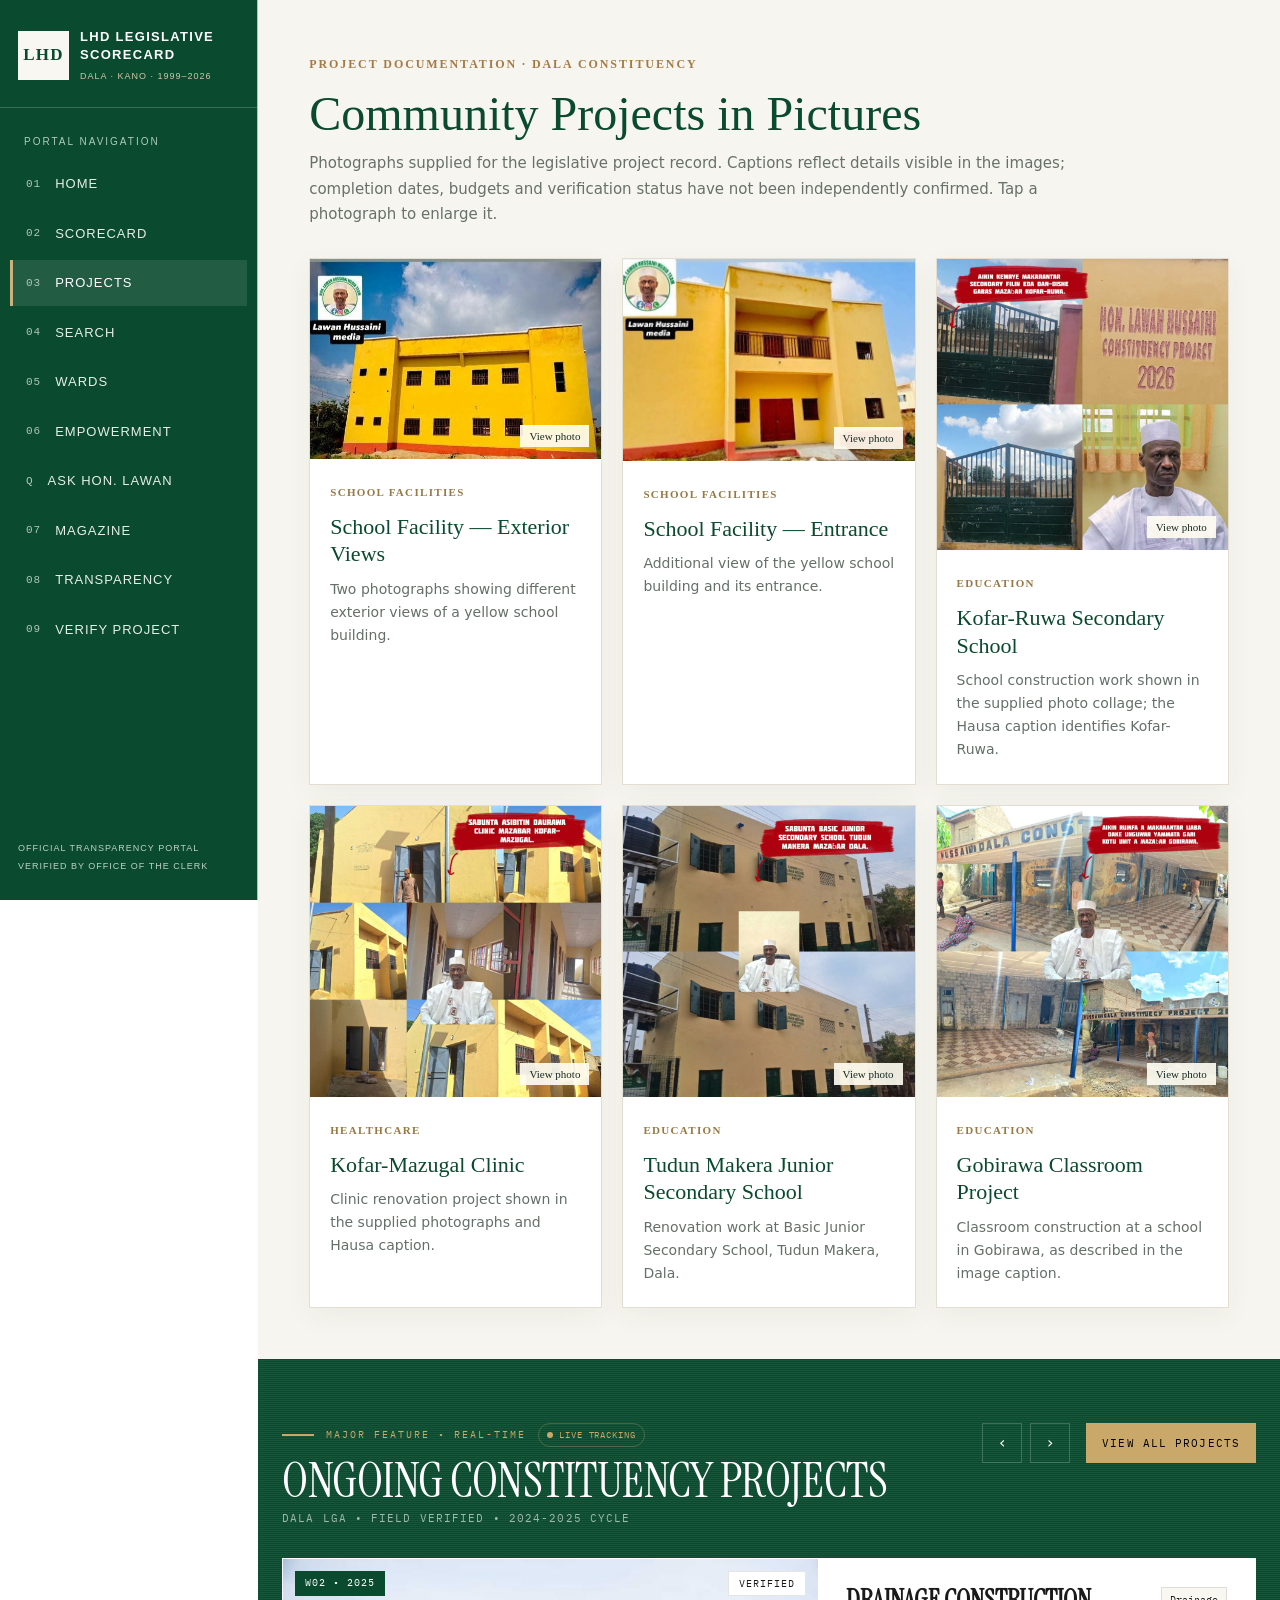
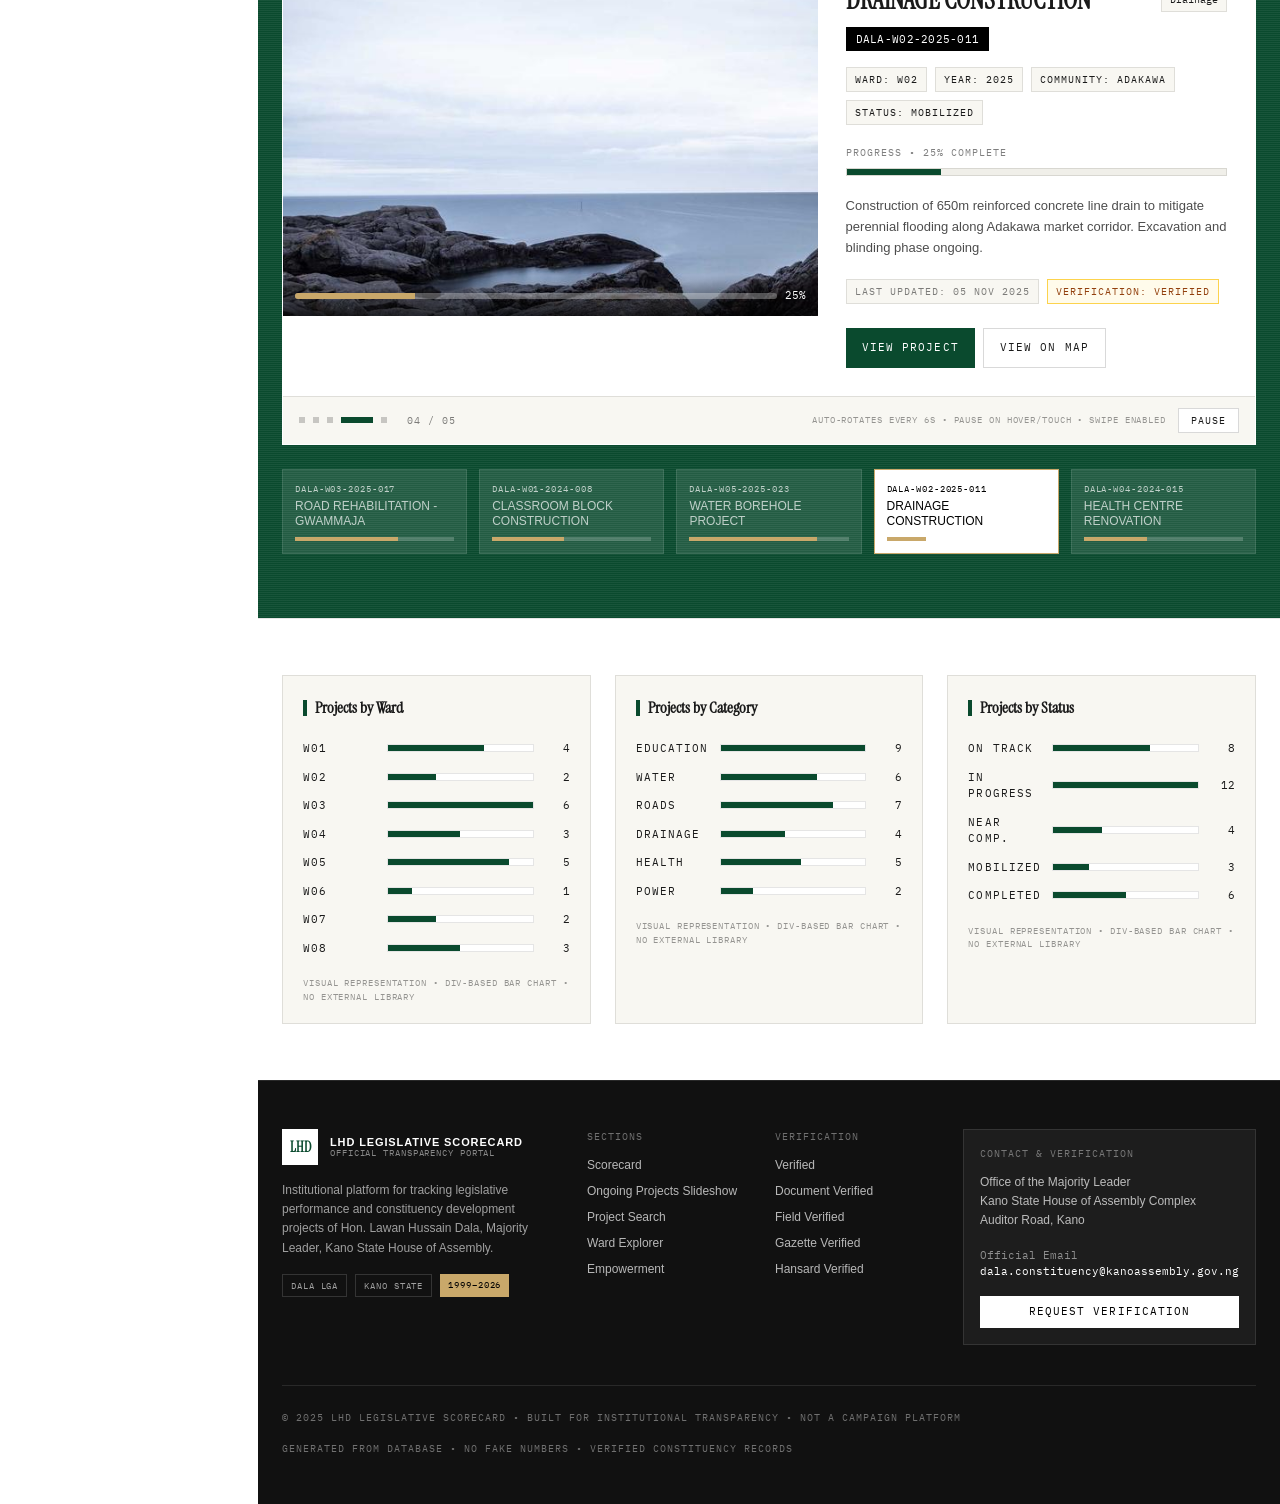
<file: projects.html>
<!DOCTYPE html>

<!-- saved from url=(0165)https://1307217605815546.a.metaaiusercontent.com/html?artifact_uuid=0e31f547-75e9-4045-9ec8-34f5b1154457&ext=1792530000&hash=Q5fpDAGmw5QOcszd_OESKxA7EoYY&theme=light -->
<html lang="en"><head><meta content="text/html; charset=utf-8" http-equiv="Content-Type"/><style>
@font-face {
  font-family: "Optimistic";
  font-style: normal;
  font-weight: 400 600;
  font-display: swap;
  src: url("/fonts/OptimisticAI_VF_Optimized.woff2") format("woff2");
}
@font-face {
  font-family: "Optimistic Mono";
  font-style: normal;
  font-weight: 400;
  font-display: swap;
  src: url("/fonts/OptimisticMono_W_TextRegular.woff2") format("woff2");
}
:where(html) {
  font-family: "Optimistic", system-ui, sans-serif;
}
:where(code, pre, kbd, samp) {
  font-family: "Optimistic Mono", ui-monospace, monospace;
}
</style>
<meta content="width=device-width, initial-scale=1" name="viewport"/>
<title>Projects | LHD Legislative Scorecard</title>
<style>*,:after,:before{--tw-border-spacing-x:0;--tw-border-spacing-y:0;--tw-translate-x:0;--tw-translate-y:0;--tw-rotate:0;--tw-skew-x:0;--tw-skew-y:0;--tw-scale-x:1;--tw-scale-y:1;--tw-pan-x: ;--tw-pan-y: ;--tw-pinch-zoom: ;--tw-scroll-snap-strictness:proximity;--tw-gradient-from-position: ;--tw-gradient-via-position: ;--tw-gradient-to-position: ;--tw-ordinal: ;--tw-slashed-zero: ;--tw-numeric-figure: ;--tw-numeric-spacing: ;--tw-numeric-fraction: ;--tw-ring-inset: ;--tw-ring-offset-width:0px;--tw-ring-offset-color:#fff;--tw-ring-color:rgba(59,130,246,.5);--tw-ring-offset-shadow:0 0 #0000;--tw-ring-shadow:0 0 #0000;--tw-shadow:0 0 #0000;--tw-shadow-colored:0 0 #0000;--tw-blur: ;--tw-brightness: ;--tw-contrast: ;--tw-grayscale: ;--tw-hue-rotate: ;--tw-invert: ;--tw-saturate: ;--tw-sepia: ;--tw-drop-shadow: ;--tw-backdrop-blur: ;--tw-backdrop-brightness: ;--tw-backdrop-contrast: ;--tw-backdrop-grayscale: ;--tw-backdrop-hue-rotate: ;--tw-backdrop-invert: ;--tw-backdrop-opacity: ;--tw-backdrop-saturate: ;--tw-backdrop-sepia: ;--tw-contain-size: ;--tw-contain-layout: ;--tw-contain-paint: ;--tw-contain-style: }::backdrop{--tw-border-spacing-x:0;--tw-border-spacing-y:0;--tw-translate-x:0;--tw-translate-y:0;--tw-rotate:0;--tw-skew-x:0;--tw-skew-y:0;--tw-scale-x:1;--tw-scale-y:1;--tw-pan-x: ;--tw-pan-y: ;--tw-pinch-zoom: ;--tw-scroll-snap-strictness:proximity;--tw-gradient-from-position: ;--tw-gradient-via-position: ;--tw-gradient-to-position: ;--tw-ordinal: ;--tw-slashed-zero: ;--tw-numeric-figure: ;--tw-numeric-spacing: ;--tw-numeric-fraction: ;--tw-ring-inset: ;--tw-ring-offset-width:0px;--tw-ring-offset-color:#fff;--tw-ring-color:rgba(59,130,246,.5);--tw-ring-offset-shadow:0 0 #0000;--tw-ring-shadow:0 0 #0000;--tw-shadow:0 0 #0000;--tw-shadow-colored:0 0 #0000;--tw-blur: ;--tw-brightness: ;--tw-contrast: ;--tw-grayscale: ;--tw-hue-rotate: ;--tw-invert: ;--tw-saturate: ;--tw-sepia: ;--tw-drop-shadow: ;--tw-backdrop-blur: ;--tw-backdrop-brightness: ;--tw-backdrop-contrast: ;--tw-backdrop-grayscale: ;--tw-backdrop-hue-rotate: ;--tw-backdrop-invert: ;--tw-backdrop-opacity: ;--tw-backdrop-saturate: ;--tw-backdrop-sepia: ;--tw-contain-size: ;--tw-contain-layout: ;--tw-contain-paint: ;--tw-contain-style: }/*! tailwindcss v3.4.18 | MIT License | https://tailwindcss.com*/*,:after,:before{box-sizing:border-box;border:0 solid #e5e7eb}:after,:before{--tw-content:""}:host,html{line-height:1.5;-webkit-text-size-adjust:100%;-moz-tab-size:4;-o-tab-size:4;tab-size:4;font-family:ui-sans-serif,system-ui,sans-serif,Apple Color Emoji,Segoe UI Emoji,Segoe UI Symbol,Noto Color Emoji;font-feature-settings:normal;font-variation-settings:normal;-webkit-tap-highlight-color:transparent}body{line-height:inherit}hr{height:0;color:inherit;border-top-width:1px}abbr:where([title]){-webkit-text-decoration:underline dotted;text-decoration:underline dotted}h1,h2,h3,h4,h5,h6{font-size:inherit;font-weight:inherit}a{color:inherit;text-decoration:inherit}b,strong{font-weight:bolder}code,kbd,pre,samp{font-family:ui-monospace,SFMono-Regular,Menlo,Monaco,Consolas,Liberation Mono,Courier New,monospace;font-feature-settings:normal;font-variation-settings:normal;font-size:1em}small{font-size:80%}sub,sup{font-size:75%;line-height:0;position:relative;vertical-align:baseline}sub{bottom:-.25em}sup{top:-.5em}table{text-indent:0;border-color:inherit;border-collapse:collapse}button,input,optgroup,select,textarea{font-family:inherit;font-feature-settings:inherit;font-variation-settings:inherit;font-size:100%;font-weight:inherit;line-height:inherit;letter-spacing:inherit;color:inherit;margin:0;padding:0}button,select{text-transform:none}button,input:where([type=button]),input:where([type=reset]),input:where([type=submit]){-webkit-appearance:button;background-color:transparent;background-image:none}:-moz-focusring{outline:auto}:-moz-ui-invalid{box-shadow:none}progress{vertical-align:baseline}::-webkit-inner-spin-button,::-webkit-outer-spin-button{height:auto}[type=search]{-webkit-appearance:textfield;outline-offset:-2px}::-webkit-search-decoration{-webkit-appearance:none}::-webkit-file-upload-button{-webkit-appearance:button;font:inherit}summary{display:list-item}blockquote,dd,dl,figure,h1,h2,h3,h4,h5,h6,hr,p,pre{margin:0}fieldset{margin:0}fieldset,legend{padding:0}menu,ol,ul{list-style:none;margin:0;padding:0}dialog{padding:0}textarea{resize:vertical}input::-moz-placeholder,textarea::-moz-placeholder{opacity:1;color:#9ca3af}input::placeholder,textarea::placeholder{opacity:1;color:#9ca3af}[role=button],button{cursor:pointer}:disabled{cursor:default}audio,canvas,embed,iframe,img,object,svg,video{display:block;vertical-align:middle}img,video{max-width:100%;height:auto}[hidden]:where(:not([hidden=until-found])){display:none}.fixed{position:fixed}.absolute{position:absolute}.relative{position:relative}.sticky{position:sticky}.inset-0{inset:0}.-bottom-10{bottom:-2.5rem}.-left-10{left:-2.5rem}.-right-8{right:-2rem}.-top-8{top:-2rem}.bottom-0{bottom:0}.bottom-3{bottom:.75rem}.left-0{left:0}.left-2{left:.5rem}.left-3{left:.75rem}.left-\[14px\]{left:14px}.right-0{right:0}.right-2{right:.5rem}.right-3{right:.75rem}.top-0{top:0}.top-1\/2{top:50%}.top-3{top:.75rem}.-z-10{z-index:-10}.z-10{z-index:10}.z-50{z-index:50}.mx-1{margin-left:.25rem;margin-right:.25rem}.mx-auto{margin-left:auto;margin-right:auto}.mb-1{margin-bottom:.25rem}.mb-10{margin-bottom:2.5rem}.mb-2{margin-bottom:.5rem}.mb-3{margin-bottom:.75rem}.mb-5{margin-bottom:1.25rem}.mb-8{margin-bottom:2rem}.ml-2{margin-left:.5rem}.ml-3{margin-left:.75rem}.ml-4{margin-left:1rem}.mt-1{margin-top:.25rem}.mt-10{margin-top:2.5rem}.mt-2{margin-top:.5rem}.mt-3{margin-top:.75rem}.mt-4{margin-top:1rem}.mt-5{margin-top:1.25rem}.mt-6{margin-top:1.5rem}.mt-8{margin-top:2rem}.mt-auto{margin-top:auto}.line-clamp-2{-webkit-line-clamp:2}.line-clamp-2,.line-clamp-4{overflow:hidden;display:-webkit-box;-webkit-box-orient:vertical}.line-clamp-4{-webkit-line-clamp:4}.block{display:block}.flex{display:flex}.inline-flex{display:inline-flex}.grid{display:grid}.hidden{display:none}.aspect-\[16\/10\]{aspect-ratio:16/10}.aspect-\[4\/3\]{aspect-ratio:4/3}.h-1{height:.25rem}.h-1\.5{height:.375rem}.h-10{height:2.5rem}.h-11{height:2.75rem}.h-2{height:.5rem}.h-3{height:.75rem}.h-3\.5{height:.875rem}.h-4{height:1rem}.h-5{height:1.25rem}.h-6{height:1.5rem}.h-7{height:1.75rem}.h-8{height:2rem}.h-9{height:2.25rem}.h-\[180px\]{height:180px}.h-\[220px\]{height:220px}.h-\[2px\]{height:2px}.h-\[48px\]{height:48px}.h-\[64px\]{height:64px}.h-\[72px\]{height:72px}.h-full{height:100%}.h-px{height:1px}.min-h-\[128px\]{min-height:128px}.min-h-\[260px\]{min-height:260px}.min-h-screen{min-height:100vh}.w-1{width:.25rem}.w-1\.5{width:.375rem}.w-10{width:2.5rem}.w-2{width:.5rem}.w-3\.5{width:.875rem}.w-5{width:1.25rem}.w-6{width:1.5rem}.w-7{width:1.75rem}.w-8{width:2rem}.w-9{width:2.25rem}.w-\[180px\]{width:180px}.w-\[220px\]{width:220px}.w-\[72px\]{width:72px}.w-full{width:100%}.w-px{width:1px}.max-w-\[1280px\]{max-width:1280px}.max-w-\[360px\]{max-width:360px}.max-w-\[560px\]{max-width:560px}.max-w-\[620px\]{max-width:620px}.max-w-\[640px\]{max-width:640px}.max-w-\[900px\]{max-width:900px}.flex-1{flex:1 1 0%}.shrink-0{flex-shrink:0}.-translate-y-1\/2{--tw-translate-y:-50%;transform:translate(var(--tw-translate-x),var(--tw-translate-y)) rotate(var(--tw-rotate)) skewX(var(--tw-skew-x)) skewY(var(--tw-skew-y)) scaleX(var(--tw-scale-x)) scaleY(var(--tw-scale-y))}@keyframes pulse{50%{opacity:.5}}.animate-pulse{animation:pulse 2s cubic-bezier(.4,0,.6,1) infinite}.cursor-pointer{cursor:pointer}.list-disc{list-style-type:disc}.grid-cols-1{grid-template-columns:repeat(1,minmax(0,1fr))}.grid-cols-2{grid-template-columns:repeat(2,minmax(0,1fr))}.grid-cols-3{grid-template-columns:repeat(3,minmax(0,1fr))}.grid-cols-6{grid-template-columns:repeat(6,minmax(0,1fr))}.flex-col{flex-direction:column}.flex-wrap{flex-wrap:wrap}.items-start{align-items:flex-start}.items-end{align-items:flex-end}.items-center{align-items:center}.justify-center{justify-content:center}.justify-between{justify-content:space-between}.gap-1{gap:.25rem}.gap-1\.5{gap:.375rem}.gap-2{gap:.5rem}.gap-2\.5{gap:.625rem}.gap-3{gap:.75rem}.gap-4{gap:1rem}.gap-6{gap:1.5rem}.gap-7{gap:1.75rem}.gap-8{gap:2rem}.space-y-2>:not([hidden])~:not([hidden]){--tw-space-y-reverse:0;margin-top:calc(.5rem*(1 - var(--tw-space-y-reverse)));margin-bottom:calc(.5rem*var(--tw-space-y-reverse))}.space-y-3>:not([hidden])~:not([hidden]){--tw-space-y-reverse:0;margin-top:calc(.75rem*(1 - var(--tw-space-y-reverse)));margin-bottom:calc(.75rem*var(--tw-space-y-reverse))}.space-y-4>:not([hidden])~:not([hidden]){--tw-space-y-reverse:0;margin-top:calc(1rem*(1 - var(--tw-space-y-reverse)));margin-bottom:calc(1rem*var(--tw-space-y-reverse))}.self-start{align-self:flex-start}.overflow-hidden,.truncate{overflow:hidden}.truncate{text-overflow:ellipsis}.truncate,.whitespace-nowrap{white-space:nowrap}.rounded-full{border-radius:9999px}.border{border-width:1px}.border-2{border-width:2px}.border-4{border-width:4px}.border-b{border-bottom-width:1px}.border-l{border-left-width:1px}.border-l-2{border-left-width:2px}.border-t{border-top-width:1px}.border-\[\#0a4a2e\]{--tw-border-opacity:1;border-color:rgb(10 74 46/var(--tw-border-opacity,1))}.border-\[\#c9a86a\]{--tw-border-opacity:1;border-color:rgb(201 168 106/var(--tw-border-opacity,1))}.border-\[\#c9a86a\]\/20{border-color:hsla(39,47%,60%,.2)}.border-\[\#c9a86a\]\/30{border-color:hsla(39,47%,60%,.3)}.border-amber-200{--tw-border-opacity:1;border-color:rgb(253 230 138/var(--tw-border-opacity,1))}.border-amber-300{--tw-border-opacity:1;border-color:rgb(252 211 77/var(--tw-border-opacity,1))}.border-black\/10{border-color:rgba(0,0,0,.1)}.border-black\/15{border-color:rgba(0,0,0,.15)}.border-black\/20{border-color:rgba(0,0,0,.2)}.border-blue-300{--tw-border-opacity:1;border-color:rgb(147 197 253/var(--tw-border-opacity,1))}.border-current{border-color:currentColor}.border-green-300{--tw-border-opacity:1;border-color:rgb(134 239 172/var(--tw-border-opacity,1))}.border-white{--tw-border-opacity:1;border-color:rgb(255 255 255/var(--tw-border-opacity,1))}.border-white\/10{border-color:hsla(0,0%,100%,.1)}.border-white\/15{border-color:hsla(0,0%,100%,.15)}.border-white\/20{border-color:hsla(0,0%,100%,.2)}.bg-\[\#0a4a2e\]{--tw-bg-opacity:1;background-color:rgb(10 74 46/var(--tw-bg-opacity,1))}.bg-\[\#0a4a2e\]\/\[0\.04\]{background-color:rgba(10,74,46,.04)}.bg-\[\#111\]{--tw-bg-opacity:1;background-color:rgb(17 17 17/var(--tw-bg-opacity,1))}.bg-\[\#c9a86a\]{--tw-bg-opacity:1;background-color:rgb(201 168 106/var(--tw-bg-opacity,1))}.bg-\[\#c9a86a\]\/10{background-color:hsla(39,47%,60%,.1)}.bg-\[\#c9a86a\]\/15{background-color:hsla(39,47%,60%,.15)}.bg-\[\#c9a86a\]\/40{background-color:hsla(39,47%,60%,.4)}.bg-\[\#e9e6dc\]{--tw-bg-opacity:1;background-color:rgb(233 230 220/var(--tw-bg-opacity,1))}.bg-\[\#f0efe9\]{--tw-bg-opacity:1;background-color:rgb(240 239 233/var(--tw-bg-opacity,1))}.bg-\[\#f8f7f2\]{--tw-bg-opacity:1;background-color:rgb(248 247 242/var(--tw-bg-opacity,1))}.bg-amber-50{--tw-bg-opacity:1;background-color:rgb(255 251 235/var(--tw-bg-opacity,1))}.bg-amber-500{--tw-bg-opacity:1;background-color:rgb(245 158 11/var(--tw-bg-opacity,1))}.bg-black{--tw-bg-opacity:1;background-color:rgb(0 0 0/var(--tw-bg-opacity,1))}.bg-black\/10{background-color:rgba(0,0,0,.1)}.bg-black\/20{background-color:rgba(0,0,0,.2)}.bg-blue-50{--tw-bg-opacity:1;background-color:rgb(239 246 255/var(--tw-bg-opacity,1))}.bg-blue-500{--tw-bg-opacity:1;background-color:rgb(59 130 246/var(--tw-bg-opacity,1))}.bg-green-50{--tw-bg-opacity:1;background-color:rgb(240 253 244/var(--tw-bg-opacity,1))}.bg-green-600{--tw-bg-opacity:1;background-color:rgb(22 163 74/var(--tw-bg-opacity,1))}.bg-transparent{background-color:transparent}.bg-white{--tw-bg-opacity:1;background-color:rgb(255 255 255/var(--tw-bg-opacity,1))}.bg-white\/10{background-color:hsla(0,0%,100%,.1)}.bg-white\/15{background-color:hsla(0,0%,100%,.15)}.bg-white\/20{background-color:hsla(0,0%,100%,.2)}.bg-white\/30{background-color:hsla(0,0%,100%,.3)}.bg-white\/5{background-color:hsla(0,0%,100%,.05)}.bg-white\/90{background-color:hsla(0,0%,100%,.9)}.bg-white\/95{background-color:hsla(0,0%,100%,.95)}.bg-gradient-to-t{background-image:linear-gradient(to top,var(--tw-gradient-stops))}.from-black\/70{--tw-gradient-from:rgba(0,0,0,.7) var(--tw-gradient-from-position);--tw-gradient-to:transparent var(--tw-gradient-to-position);--tw-gradient-stops:var(--tw-gradient-from),var(--tw-gradient-to)}.to-transparent{--tw-gradient-to:transparent var(--tw-gradient-to-position)}.object-cover{-o-object-fit:cover;object-fit:cover}.p-0\.5{padding:.125rem}.p-2{padding:.5rem}.p-3{padding:.75rem}.p-4{padding:1rem}.p-5{padding:1.25rem}.p-6{padding:1.5rem}.px-1\.5{padding-left:.375rem;padding-right:.375rem}.px-2{padding-left:.5rem;padding-right:.5rem}.px-2\.5{padding-left:.625rem;padding-right:.625rem}.px-3{padding-left:.75rem;padding-right:.75rem}.px-4{padding-left:1rem;padding-right:1rem}.px-5{padding-left:1.25rem;padding-right:1.25rem}.px-6{padding-left:1.5rem;padding-right:1.5rem}.py-0\.5{padding-top:.125rem;padding-bottom:.125rem}.py-1{padding-top:.25rem;padding-bottom:.25rem}.py-1\.5{padding-top:.375rem;padding-bottom:.375rem}.py-10{padding-top:2.5rem;padding-bottom:2.5rem}.py-2{padding-top:.5rem;padding-bottom:.5rem}.pb-8{padding-bottom:2rem}.pl-4{padding-left:1rem}.pl-5{padding-left:1.25rem}.pl-\[54px\]{padding-left:54px}.pr-4{padding-right:1rem}.pt-10{padding-top:2.5rem}.pt-3{padding-top:.75rem}.pt-4{padding-top:1rem}.pt-6{padding-top:1.5rem}.text-left{text-align:left}.text-center{text-align:center}.text-right{text-align:right}.font-mono{font-family:ui-monospace,SFMono-Regular,Menlo,Monaco,Consolas,Liberation Mono,Courier New,monospace}.font-sans{font-family:ui-sans-serif,system-ui,sans-serif,Apple Color Emoji,Segoe UI Emoji,Segoe UI Symbol,Noto Color Emoji}.font-serif{font-family:ui-serif,Georgia,Cambria,Times New Roman,Times,serif}.text-\[10px\]{font-size:10px}.text-\[11px\]{font-size:11px}.text-\[12px\]{font-size:12px}.text-\[13px\]{font-size:13px}.text-\[14px\]{font-size:14px}.text-\[16px\]{font-size:16px}.text-\[17px\]{font-size:17px}.text-\[18px\]{font-size:18px}.text-\[20px\]{font-size:20px}.text-\[22px\]{font-size:22px}.text-\[28px\]{font-size:28px}.text-\[30px\]{font-size:30px}.text-\[32px\]{font-size:32px}.text-\[42px\]{font-size:42px}.text-\[9px\]{font-size:9px}.font-bold{font-weight:700}.font-medium{font-weight:500}.font-normal{font-weight:400}.uppercase{text-transform:uppercase}.italic{font-style:italic}.leading-\[0\.95\]{line-height:.95}.leading-\[0\.9\]{line-height:.9}.leading-\[1\.05\]{line-height:1.05}.leading-\[1\.15\]{line-height:1.15}.leading-\[1\.3\]{line-height:1.3}.leading-\[1\.5\]{line-height:1.5}.leading-\[1\.6\]{line-height:1.6}.leading-none{line-height:1}.leading-relaxed{line-height:1.625}.leading-tight{line-height:1.25}.tracking-\[-0\.01em\]{letter-spacing:-.01em}.tracking-\[-0\.02em\]{letter-spacing:-.02em}.tracking-\[0\.08em\]{letter-spacing:.08em}.tracking-\[0\.14em\]{letter-spacing:.14em}.tracking-\[0\.18em\]{letter-spacing:.18em}.tracking-\[0\.2em\]{letter-spacing:.2em}.tracking-tighter{letter-spacing:-.05em}.tracking-wide{letter-spacing:.025em}.tracking-widest{letter-spacing:.1em}.text-\[\#0a4a2e\]{--tw-text-opacity:1;color:rgb(10 74 46/var(--tw-text-opacity,1))}.text-\[\#1a1a1a\]{--tw-text-opacity:1;color:rgb(26 26 26/var(--tw-text-opacity,1))}.text-\[\#6b4e1f\]{--tw-text-opacity:1;color:rgb(107 78 31/var(--tw-text-opacity,1))}.text-\[\#7a5e2e\]{--tw-text-opacity:1;color:rgb(122 94 46/var(--tw-text-opacity,1))}.text-\[\#c9a86a\]{--tw-text-opacity:1;color:rgb(201 168 106/var(--tw-text-opacity,1))}.text-amber-800{--tw-text-opacity:1;color:rgb(146 64 14/var(--tw-text-opacity,1))}.text-black{--tw-text-opacity:1;color:rgb(0 0 0/var(--tw-text-opacity,1))}.text-black\/30{color:rgba(0,0,0,.3)}.text-black\/40{color:rgba(0,0,0,.4)}.text-black\/50{color:rgba(0,0,0,.5)}.text-black\/60{color:rgba(0,0,0,.6)}.text-black\/65{color:rgba(0,0,0,.65)}.text-black\/70{color:rgba(0,0,0,.7)}.text-black\/80{color:rgba(0,0,0,.8)}.text-blue-800{--tw-text-opacity:1;color:rgb(30 64 175/var(--tw-text-opacity,1))}.text-green-800{--tw-text-opacity:1;color:rgb(22 101 52/var(--tw-text-opacity,1))}.text-white{--tw-text-opacity:1;color:rgb(255 255 255/var(--tw-text-opacity,1))}.text-white\/40{color:hsla(0,0%,100%,.4)}.text-white\/50{color:hsla(0,0%,100%,.5)}.text-white\/60{color:hsla(0,0%,100%,.6)}.text-white\/70{color:hsla(0,0%,100%,.7)}.antialiased{-webkit-font-smoothing:antialiased;-moz-osx-font-smoothing:grayscale}.accent-\[\#0a4a2e\]{accent-color:#0a4a2e}.opacity-30{opacity:.3}.opacity-90{opacity:.9}.opacity-\[0\.06\]{opacity:.06}.shadow{--tw-shadow:0 1px 3px 0 rgba(0,0,0,.1),0 1px 2px -1px rgba(0,0,0,.1);--tw-shadow-colored:0 1px 3px 0 var(--tw-shadow-color),0 1px 2px -1px var(--tw-shadow-color)}.shadow,.shadow-\[0_0_0_4px_rgba\(201\2c 168\2c 106\2c 0\.2\)\]{box-shadow:var(--tw-ring-offset-shadow,0 0 #0000),var(--tw-ring-shadow,0 0 #0000),var(--tw-shadow)}.shadow-\[0_0_0_4px_rgba\(201\2c 168\2c 106\2c 0\.2\)\]{--tw-shadow:0 0 0 4px hsla(39,47%,60%,.2);--tw-shadow-colored:0 0 0 4px var(--tw-shadow-color)}.shadow-\[0_10px_40px_rgba\(0\2c 0\2c 0\2c 0\.06\)\]{--tw-shadow:0 10px 40px rgba(0,0,0,.06);--tw-shadow-colored:0 10px 40px var(--tw-shadow-color);box-shadow:var(--tw-ring-offset-shadow,0 0 #0000),var(--tw-ring-shadow,0 0 #0000),var(--tw-shadow)}.filter{filter:var(--tw-blur) var(--tw-brightness) var(--tw-contrast) var(--tw-grayscale) var(--tw-hue-rotate) var(--tw-invert) var(--tw-saturate) var(--tw-sepia) var(--tw-drop-shadow)}.backdrop-blur{--tw-backdrop-blur:blur(8px);backdrop-filter:var(--tw-backdrop-blur) var(--tw-backdrop-brightness) var(--tw-backdrop-contrast) var(--tw-backdrop-grayscale) var(--tw-backdrop-hue-rotate) var(--tw-backdrop-invert) var(--tw-backdrop-opacity) var(--tw-backdrop-saturate) var(--tw-backdrop-sepia)}.transition{transition-property:color,background-color,border-color,text-decoration-color,fill,stroke,opacity,box-shadow,transform,filter,backdrop-filter;transition-timing-function:cubic-bezier(.4,0,.2,1);transition-duration:.15s}.transition-all{transition-property:all;transition-timing-function:cubic-bezier(.4,0,.2,1);transition-duration:.15s}.transition-colors{transition-property:color,background-color,border-color,text-decoration-color,fill,stroke;transition-timing-function:cubic-bezier(.4,0,.2,1);transition-duration:.15s}.duration-500{transition-duration:.5s}.duration-700{transition-duration:.7s}#root,body,html{min-height:100%}body{margin:0;font-family:Inter,ui-sans-serif,system-ui,-apple-system,BlinkMacSystemFont,Segoe UI,sans-serif}[role=button]:not([aria-disabled=true]),button:not(:disabled),label[for],select:not(:disabled),summary{cursor:pointer}.selection\:bg-\[\#0a4a2e\] ::-moz-selection{--tw-bg-opacity:1;background-color:rgb(10 74 46/var(--tw-bg-opacity,1))}.selection\:bg-\[\#0a4a2e\] ::selection{--tw-bg-opacity:1;background-color:rgb(10 74 46/var(--tw-bg-opacity,1))}.selection\:text-white ::-moz-selection{--tw-text-opacity:1;color:rgb(255 255 255/var(--tw-text-opacity,1))}.selection\:text-white ::selection{--tw-text-opacity:1;color:rgb(255 255 255/var(--tw-text-opacity,1))}.selection\:bg-\[\#0a4a2e\]::-moz-selection{--tw-bg-opacity:1;background-color:rgb(10 74 46/var(--tw-bg-opacity,1))}.selection\:bg-\[\#0a4a2e\]::selection{--tw-bg-opacity:1;background-color:rgb(10 74 46/var(--tw-bg-opacity,1))}.selection\:text-white::-moz-selection{--tw-text-opacity:1;color:rgb(255 255 255/var(--tw-text-opacity,1))}.selection\:text-white::selection{--tw-text-opacity:1;color:rgb(255 255 255/var(--tw-text-opacity,1))}.placeholder\:text-black\/30::-moz-placeholder{color:rgba(0,0,0,.3)}.placeholder\:text-black\/30::placeholder{color:rgba(0,0,0,.3)}.hover\:border-\[\#0a4a2e\]:hover{--tw-border-opacity:1;border-color:rgb(10 74 46/var(--tw-border-opacity,1))}.hover\:border-black:hover{--tw-border-opacity:1;border-color:rgb(0 0 0/var(--tw-border-opacity,1))}.hover\:bg-black:hover{--tw-bg-opacity:1;background-color:rgb(0 0 0/var(--tw-bg-opacity,1))}.hover\:bg-black\/40:hover{background-color:rgba(0,0,0,.4)}.hover\:bg-white:hover{--tw-bg-opacity:1;background-color:rgb(255 255 255/var(--tw-bg-opacity,1))}.hover\:bg-white\/15:hover{background-color:hsla(0,0%,100%,.15)}.hover\:text-\[\#0a4a2e\]:hover{--tw-text-opacity:1;color:rgb(10 74 46/var(--tw-text-opacity,1))}.hover\:text-white:hover{--tw-text-opacity:1;color:rgb(255 255 255/var(--tw-text-opacity,1))}.hover\:shadow-\[0_6px_20px_rgba\(0\2c 0\2c 0\2c 0\.06\)\]:hover{--tw-shadow:0 6px 20px rgba(0,0,0,.06);--tw-shadow-colored:0 6px 20px var(--tw-shadow-color);box-shadow:var(--tw-ring-offset-shadow,0 0 #0000),var(--tw-ring-shadow,0 0 #0000),var(--tw-shadow)}.focus\:border-\[\#0a4a2e\]:focus{--tw-border-opacity:1;border-color:rgb(10 74 46/var(--tw-border-opacity,1))}.focus\:outline-none:focus{outline:2px solid transparent;outline-offset:2px}.focus\:ring-1:focus{--tw-ring-offset-shadow:var(--tw-ring-inset) 0 0 0 var(--tw-ring-offset-width) var(--tw-ring-offset-color);--tw-ring-shadow:var(--tw-ring-inset) 0 0 0 calc(1px + var(--tw-ring-offset-width)) var(--tw-ring-color);box-shadow:var(--tw-ring-offset-shadow),var(--tw-ring-shadow),var(--tw-shadow,0 0 #0000)}.focus\:ring-\[\#0a4a2e\]:focus{--tw-ring-opacity:1;--tw-ring-color:rgb(10 74 46/var(--tw-ring-opacity,1))}.group:hover .group-hover\:bg-\[\#0a4a2e\]{--tw-bg-opacity:1;background-color:rgb(10 74 46/var(--tw-bg-opacity,1))}.group:hover .group-hover\:text-\[\#0a4a2e\]{--tw-text-opacity:1;color:rgb(10 74 46/var(--tw-text-opacity,1))}@media (min-width:640px){.sm\:grid-cols-2{grid-template-columns:repeat(2,minmax(0,1fr))}.sm\:grid-cols-3{grid-template-columns:repeat(3,minmax(0,1fr))}}@media (min-width:768px){.md\:left-1\/2{left:50%}.md\:mx-auto{margin-left:auto;margin-right:auto}.md\:mb-16{margin-bottom:4rem}.md\:block{display:block}.md\:inline{display:inline}.md\:inline-flex{display:inline-flex}.md\:hidden{display:none}.md\:aspect-\[3\/2\]{aspect-ratio:3/2}.md\:w-1\/2{width:50%}.md\:-translate-x-px{--tw-translate-x:-1px;transform:translate(var(--tw-translate-x),var(--tw-translate-y)) rotate(var(--tw-rotate)) skewX(var(--tw-skew-x)) skewY(var(--tw-skew-y)) scaleX(var(--tw-scale-x)) scaleY(var(--tw-scale-y))}.md\:grid-cols-2{grid-template-columns:repeat(2,minmax(0,1fr))}.md\:grid-cols-4{grid-template-columns:repeat(4,minmax(0,1fr))}.md\:grid-cols-5{grid-template-columns:repeat(5,minmax(0,1fr))}.md\:grid-cols-\[1\.15fr_0\.85fr\]{grid-template-columns:1.15fr .85fr}.md\:grid-cols-\[1\.1fr_0\.9fr\]{grid-template-columns:1.1fr .9fr}.md\:grid-cols-\[1\.4fr_0\.8fr_0\.8fr_1fr\]{grid-template-columns:1.4fr .8fr .8fr 1fr}.md\:flex-row{flex-direction:row}.md\:flex-row-reverse{flex-direction:row-reverse}.md\:gap-0{gap:0}.md\:gap-4{gap:1rem}.md\:p-6{padding:1.5rem}.md\:p-7{padding:1.75rem}.md\:px-6{padding-left:1.5rem;padding-right:1.5rem}.md\:py-12{padding-top:3rem;padding-bottom:3rem}.md\:py-14{padding-top:3.5rem;padding-bottom:3.5rem}.md\:py-16{padding-top:4rem;padding-bottom:4rem}.md\:pb-12{padding-bottom:3rem}.md\:pl-12{padding-left:3rem}.md\:pr-12{padding-right:3rem}.md\:pt-16{padding-top:4rem}.md\:text-right{text-align:right}.md\:text-\[12px\]{font-size:12px}.md\:text-\[20px\]{font-size:20px}.md\:text-\[22px\]{font-size:22px}.md\:text-\[26px\]{font-size:26px}.md\:text-\[36px\]{font-size:36px}.md\:text-\[38px\]{font-size:38px}.md\:text-\[40px\]{font-size:40px}.md\:text-\[48px\]{font-size:48px}.md\:text-\[72px\]{font-size:72px}}@media (min-width:1024px){.lg\:col-span-2{grid-column:span 2/span 2}.lg\:flex{display:flex}.lg\:hidden{display:none}.lg\:aspect-auto{aspect-ratio:auto}.lg\:min-h-\[520px\]{min-height:520px}.lg\:grid-cols-3{grid-template-columns:repeat(3,minmax(0,1fr))}.lg\:grid-cols-4{grid-template-columns:repeat(4,minmax(0,1fr))}.lg\:grid-cols-6{grid-template-columns:repeat(6,minmax(0,1fr))}.lg\:grid-cols-\[1\.1fr_0\.9fr\]{grid-template-columns:1.1fr .9fr}.lg\:grid-cols-\[320px_1fr\]{grid-template-columns:320px 1fr}}</style>
<style>
:root{--lhd-green:#0a4a2e;--lhd-cream:#f8f7f2}
html{scroll-behavior:smooth}body{padding-left:258px!important}body>.lhd-sidebar{box-sizing:border-box;position:fixed;left:0;top:0;bottom:0;width:258px;background:var(--lhd-green);color:#fff;z-index:10000;display:flex;flex-direction:column;border-right:1px solid #d0bb83;overflow-y:auto;font-family:Arial,sans-serif}
.lhd-side-brand{padding:28px 18px 25px;display:flex;align-items:center;gap:11px;text-decoration:none;color:#fff!important;border-bottom:1px solid #ffffff30;font-size:13px;font-weight:700;line-height:1.35;letter-spacing:1.3px}.lhd-brand-mark{display:grid;place-items:center;background:#f8f7f2;color:#0a4a2e;font-family:Georgia,serif;font-size:17px;font-weight:900;min-width:51px;height:49px}.lhd-side-brand small{display:block;font-size:9px;margin-top:7px;color:#d2c7a9;font-weight:400;letter-spacing:1px}.lhd-side-label{font-size:10px;letter-spacing:2px;color:#adccba;padding:26px 24px 12px}.lhd-side-menu{display:flex;flex-direction:column;padding:0 10px;gap:4px}.lhd-side-link{display:flex;gap:14px;align-items:center;padding:13px 13px;color:#e5eee7;text-decoration:none;font-size:13px;letter-spacing:1px;text-transform:uppercase;border-left:3px solid transparent}.lhd-side-link:hover,.lhd-side-link.lhd-active{background:#ffffff19;color:white;border-left-color:#c8b17b}.lhd-icon{font-family:monospace;font-size:11px;color:#b0c7b7}.lhd-side-bottom{margin-top:auto;padding:25px 18px;font-size:9px;letter-spacing:1px;line-height:2;color:#bdd2c4}.lhd-mobile-trigger{display:none}.lhd-shade{display:none}
body header.sticky{display:none!important}body .fixed.bottom-0{display:none!important}
body section[id]{display:none!important}body section[id].lhd-current-section{display:block!important}
body .min-h-screen{min-height:100vh}body [id='home']{min-height:calc(100vh - 20px)}
@media(max-width:900px){body{padding-left:0!important;padding-top:54px!important}body>.lhd-sidebar{transform:translateX(-105%);transition:transform .25s ease;width:min(295px,85vw)}body.lhd-nav-open>.lhd-sidebar{transform:translateX(0)}.lhd-mobile-trigger{position:fixed;top:0;left:0;right:0;height:54px;z-index:9998;background:#0a4a2e;color:white;border:0;padding:0 18px;display:flex;align-items:center;gap:12px;font-family:monospace;letter-spacing:2px}.lhd-shade{position:fixed;inset:0;background:#0008;z-index:9999;display:none}body.lhd-nav-open>.lhd-shade{display:block}body section[id]{overflow-x:clip}}
</style>
<style id="photo-gallery-styles">
.lhd-gallery{background:#f7f5ef;padding:clamp(28px,4vw,64px) clamp(16px,4vw,72px);color:#172c23}.lhd-gallery-inner{max-width:1370px;margin:auto}.lhd-gallery-eyebrow{font:600 12px/1.4 ui-monospace,monos;letter-spacing:.16em;text-transform:uppercase;color:#a67b43}.lhd-gallery h2{font:normal clamp(28px,4vw,48px)/1.13 Georgia,serif;margin:12px 0 10px;color:#0a4a2e}.lhd-gallery-intro{max-width:760px;color:#66716a;margin:0 0 30px;font-size:15px;line-height:1.7}.lhd-photo-grid{display:grid;grid-template-columns:repeat(3,minmax(0,1fr));gap:20px}.lhd-photo-card{min-width:0;background:#fff;border:1px solid #e3ded1;box-shadow:0 8px 26px #15331e0d;display:flex;flex-direction:column}.lhd-photo-card figure{margin:0;position:relative;overflow:hidden;background:#edeae2}.lhd-photo-card img{width:100%;height:255px;object-fit:cover;display:block;transition:transform .28s;cursor:zoom-in}.lhd-photo-card img:hover{transform:scale(1.035)}.lhd-photo-details{padding:20px 20px 22px;flex:1}.lhd-photo-details small{color:#987844;letter-spacing:.12em;font:600 11px ui-monospace,monos;text-transform:uppercase}.lhd-photo-details h3{font:normal 22px/1.25 Georgia,serif;color:#0a4a2e;margin:10px 0}.lhd-photo-details p{font:14px/1.65 system-ui,sans-serif;color:#647068;margin:0}.lhd-photo-card figure::after{content:'View photo';position:absolute;bottom:12px;right:12px;background:#fffdf2e8;padding:5px 9px;font:11px ui-monospace,monos;pointer-events:none}.lhd-image-modal{position:fixed;inset:0;z-index:100000;background:#05160fe8;display:none;align-items:center;justify-content:center;padding:54px 20px 24px}.lhd-image-modal[open]{display:flex}.lhd-image-modal img{max-height:88vh;max-width:95vw;object-fit:contain}.lhd-image-close{position:absolute;top:14px;right:20px;color:#fff;border:1px solid #ffffff77;padding:9px 13px;background:#102b20;cursor:pointer;font-size:15px}.lhd-portrait-section{padding:50px 24px;background:#0a4a2e;color:white}.lhd-portrait-inner{max-width:1050px;margin:auto;display:flex;gap:32px;align-items:center}.lhd-portrait-inner img{width:280px;max-width:40%;aspect-ratio:1/1;object-fit:cover;object-position:50% 55%;background:#eee;flex-shrink:0}.lhd-portrait-inner h2{font:normal clamp(28px,4vw,44px) Georgia,serif;margin:8px 0 14px}.lhd-portrait-inner p{line-height:1.65;color:#e2eee8}.lhd-portrait-inner small{font:12px ui-monospace,monos;letter-spacing:.14em;color:#d6c398}
@media(max-width:950px){.lhd-photo-grid{grid-template-columns:repeat(2,minmax(0,1fr))}}@media(max-width:600px){.lhd-photo-grid{grid-template-columns:1fr}.lhd-photo-card img{height:auto;max-height:420px;object-fit:contain}.lhd-portrait-inner{flex-direction:column;align-items:flex-start}.lhd-portrait-inner img{max-width:100%;width:100%;max-height:360px;object-fit:contain}.lhd-gallery{padding:32px 16px}}
</style><style>
/* Robust locally hosted image rendering */
.lhd-photo-card img{display:block!important;width:100%!important;height:100%!important;min-height:190px;object-fit:cover;visibility:visible!important;opacity:1!important;}
.lhd-photo-grid{display:grid;grid-template-columns:repeat(auto-fit,minmax(min(100%,270px),1fr));gap:20px;}
.lhd-photo-card figure{min-height:200px;background:#eceae1;overflow:hidden;}
.lhd-portrait-section img{display:block;max-width:100%;height:auto;}
@media(max-width:600px){.lhd-photo-grid{grid-template-columns:1fr 1fr;gap:10px}.lhd-photo-card figure{min-height:125px}.lhd-photo-card img{min-height:125px}.lhd-photo-details{padding:10px!important}.lhd-photo-details h3{font-size:13px!important}}
@media(max-width:390px){.lhd-photo-grid{grid-template-columns:1fr}}
</style><style id="lhd-enhancements">.lhd-v2{font-family:ui-sans-serif,system-ui,sans-serif;color:#15251e}.lhd-v2 h2{font-family:Georgia,serif;font-size:clamp(26px,3vw,38px);line-height:1.1}.lhd-v2 .wrap{max-width:1280px;margin:auto;padding:42px 24px}.lhd-v2 .muted{color:#68766f;font-size:13px;line-height:1.55}.lhd-v2 .overline{font-size:10px;letter-spacing:.16em;text-transform:uppercase;font-weight:700;color:#0a4a2e;margin-bottom:9px}.lhd-ward-grid{display:grid;grid-template-columns:repeat(auto-fit,minmax(205px,1fr));gap:14px;margin-top:24px}.lhd-ward-tile{display:block;text-align:left;background:white;border:1px solid #deded5;border-radius:13px;overflow:hidden;cursor:pointer;transition:box-shadow .2s,border-color .2s}.lhd-ward-tile:hover,.lhd-ward-tile:focus{border-color:#0a4a2e;box-shadow:0 8px 24px #0a4a2e19}.lhd-ward-tile img{height:116px;width:100%;object-fit:cover}.lhd-ward-inner{padding:14px}.lhd-ward-tile strong{font-size:16px}.lhd-ward-tile .muted{margin:7px 0;display:block}.lhd-pill{display:inline-block;background:#e9f2eb;color:#0a4a2e;border-radius:20px;padding:4px 9px;font-size:11px;font-weight:700}.lhd-control{width:100%;border:1px solid #d1d8d0;background:white;padding:12px;border-radius:8px;font-size:13px}.lhd-button{border:0;border-radius:8px;background:#0a4a2e;color:white;font-size:13px;padding:12px 18px;cursor:pointer}.lhd-button.secondary{background:#e7ece7;color:#0a4a2e}.lhd-project-grid{display:grid;grid-template-columns:repeat(auto-fit,minmax(250px,1fr));gap:14px;margin-top:19px}.lhd-project-card{background:#fff;border:1px solid #dfdfd8;border-radius:12px;overflow:hidden}.lhd-project-card img{height:150px;width:100%;object-fit:cover}.lhd-project-body{padding:16px}.lhd-project-body h3{font-size:16px;font-weight:750;line-height:1.3;margin:8px 0}.lhd-project-body p{font-size:12px;line-height:1.6;color:#536159;margin:7px 0}.lhd-filters{display:grid;grid-template-columns:repeat(auto-fit,minmax(150px,1fr));gap:10px;margin:18px 0}.lhd-checks{display:flex;gap:10px;flex-wrap:wrap;margin:14px 0}.lhd-checks label{background:white;border:1px solid #d7ded8;border-radius:8px;padding:9px 11px;font-size:12px;cursor:pointer}.lhd-checks input{accent-color:#0a4a2e;margin-right:6px}.lhd-schematic{background:#e8eee9;border:1px solid #cad5cd;border-radius:14px;padding:20px;display:grid;grid-template-columns:repeat(3,minmax(0,1fr));gap:10px}.lhd-marker{background:#fff;border:1px solid #9bb7a6;border-radius:10px;padding:13px 9px;text-align:center;cursor:pointer;font-size:12px;min-height:85px}.lhd-marker strong{display:block;color:#0a4a2e;font-size:13px;margin-bottom:5px}.lhd-marker small{display:block;color:#65746b;margin-top:5px}.lhd-marker.active{outline:3px solid #c9a86a}.lhd-result-title{font-size:15px;font-weight:700;margin-top:23px}.lhd-empty{padding:23px;background:white;border:1px dashed #c5d2c8;border-radius:9px;margin-top:14px}.lhd-v2 .searchbar{display:flex;gap:9px;margin-top:18px}.lhd-v2 .searchbar input{flex:1;min-width:0}@media(max-width:600px){.lhd-v2 .wrap{padding:30px 15px}.lhd-schematic{grid-template-columns:repeat(2,1fr)}.lhd-v2 .searchbar{flex-direction:column}} </style></head>
<body><button aria-controls="lhd-primary-navigation" aria-expanded="false" aria-label="Open navigation" class="lhd-mobile-trigger" type="button">☰ <span>MENU</span></button><div aria-hidden="true" class="lhd-shade"></div><aside class="lhd-sidebar" id="lhd-primary-navigation"><a class="lhd-side-brand" href="index.html"><span class="lhd-brand-mark">LHD</span><span>LHD LEGISLATIVE<br/>SCORECARD<small>DALA · KANO · 1999–2026</small></span></a><div class="lhd-side-label">PORTAL NAVIGATION</div><div class="lhd-side-menu"><a class="lhd-side-link" data-target="home" href="index.html"><span class="lhd-icon">01</span><span>Home</span></a><a class="lhd-side-link" data-target="scorecard" href="scorecard.html"><span class="lhd-icon">02</span><span>Scorecard</span></a><a class="lhd-side-link lhd-active" data-target="projects" href="projects.html"><span class="lhd-icon">03</span><span>Projects</span></a><a class="lhd-side-link" data-target="search" href="search.html"><span class="lhd-icon">04</span><span>Search</span></a><a class="lhd-side-link" data-target="ward" href="wards.html"><span class="lhd-icon">05</span><span>Wards</span></a><a class="lhd-side-link" data-target="empowerment" href="empowerment.html"><span class="lhd-icon">06</span><span>Empowerment</span></a><a class="lhd-side-link" data-target="ask-hon-lawan" href="ask-hon-lawan.html"><span class="lhd-icon">Q</span><span>Ask Hon. Lawan</span></a><a class="lhd-side-link" data-target="magazine" href="magazine.html"><span class="lhd-icon">07</span><span>Magazine</span></a><a class="lhd-side-link" data-target="transparency" href="transparency.html"><span class="lhd-icon">08</span><span>Transparency</span></a><a class="lhd-side-link" data-target="verify" href="verify-project.html"><span class="lhd-icon">09</span><span>Verify Project</span></a></div><div class="lhd-side-bottom">OFFICIAL TRANSPARENCY PORTAL<br/>VERIFIED BY OFFICE OF THE CLERK</div></aside>
<div id="root"><div class="min-h-screen bg-[#f8f7f2] text-[#1a1a1a] antialiased selection:bg-[#0a4a2e] selection:text-white"><style>
        @import url('https://fonts.googleapis.com/css2?family=Instrument+Serif:ital@0;1&family=IBM+Plex+Mono:wght@400;500&display=swap');
        .font-serif { font-family: "Instrument Serif", Georgia, serif; }
        .font-mono { font-family: "IBM Plex Mono", monospace; }
        .font-sans { font-family: ui-sans-system, -apple-system, Segoe UI, Roboto, sans-serif; }
      </style><header class="sticky top-0 z-50 bg-white/95 backdrop-blur border-b border-black/10"><div class="mx-auto max-w-[1280px] px-4 md:px-6 h-[64px] flex items-center justify-between"><div class="flex items-center gap-3"><div class="w-9 h-9 bg-[#0a4a2e] text-white flex items-center justify-center font-serif font-bold text-[14px] leading-none">LHD</div><div class="leading-[1.05]"><div class="font-sans font-bold tracking-[0.08em] text-[11px] md:text-[12px] text-[#0a4a2e]">LHD LEGISLATIVE</div><div class="font-sans font-bold tracking-[0.08em] text-[11px] md:text-[12px] text-[#0a4a2e]">SCORECARD</div></div><span class="hidden md:inline-flex ml-4 pl-4 border-l border-black/10 text-[10px] font-mono uppercase tracking-widest text-black/60">Dala • Kano • 1999–2026</span></div><div class="flex items-center gap-2"><div class="flex items-center rounded-full border border-black/10 p-0.5 bg-[#f8f7f2]"><button class="px-3 py-1 rounded-full text-[11px] font-mono font-medium transition bg-[#0a4a2e] text-white">EN</button><button class="px-3 py-1 rounded-full text-[11px] font-mono font-medium transition text-black/60">HA</button></div></div></div><div class="lg:hidden fixed bottom-0 left-0 right-0 z-50 bg-white border-t border-black/10"><div class="grid grid-cols-6 h-[64px]"><a class="flex flex-col items-center justify-center gap-1 text-[#0a4a2e]" href="index.html"><span class="w-5 h-5 rounded-full border border-current flex items-center justify-center text-[9px] font-bold">H</span><span class="text-[9px] font-mono uppercase tracking-widest">Home</span></a><a class="flex flex-col items-center justify-center gap-1 text-black/50" href="scorecard.html"><span class="w-5 h-5 rounded-full border border-current flex items-center justify-center text-[9px] font-bold">S</span><span class="text-[9px] font-mono uppercase tracking-widest">Scorecard</span></a><a class="flex flex-col items-center justify-center gap-1 text-black/50" href="projects.html"><span class="w-5 h-5 rounded-full border border-current flex items-center justify-center text-[9px] font-bold">P</span><span class="text-[9px] font-mono uppercase tracking-widest">Projects</span></a><a class="flex flex-col items-center justify-center gap-1 text-black/50" href="search.html"><span class="w-5 h-5 rounded-full border border-current flex items-center justify-center text-[9px] font-bold">S</span><span class="text-[9px] font-mono uppercase tracking-widest">Search</span></a><a class="flex flex-col items-center justify-center gap-1 text-black/50" href="magazine.html"><span class="w-5 h-5 rounded-full border border-current flex items-center justify-center text-[9px] font-bold">M</span><span class="text-[9px] font-mono uppercase tracking-widest">Magazine</span></a><a class="flex flex-col items-center justify-center gap-1 text-black/50" href="transparency.html"><span class="w-5 h-5 rounded-full border border-current flex items-center justify-center text-[9px] font-bold">M</span><span class="text-[9px] font-mono uppercase tracking-widest">More</span></a></div></div></header><section class="lhd-gallery" id="supplied-project-photo-gallery" style="display:block!important;position:relative;visibility:visible!important;opacity:1!important;"><div class="lhd-gallery-inner"><span class="lhd-gallery-eyebrow">Project Documentation · Dala Constituency</span><h2>Community Projects in Pictures</h2><p class="lhd-gallery-intro">Photographs supplied for the legislative project record. Captions reflect details visible in the images; completion dates, budgets and verification status have not been independently confirmed. Tap a photograph to enlarge it.</p><div class="lhd-photo-grid"><article class="lhd-photo-card"><figure><img alt="School Facility — Exterior Views" data-gallery-photo="1" fetchpriority="high" src="assets/project-photos/school-building-exterior-1.jpg"/></figure><div class="lhd-photo-details"><small>School facilities</small><h3>School Facility — Exterior Views</h3><p>Two photographs showing different exterior views of a yellow school building.</p></div></article><article class="lhd-photo-card"><figure><img alt="School Facility — Entrance" data-gallery-photo="1" src="assets/project-photos/school-building-exterior-2.jpg"/></figure><div class="lhd-photo-details"><small>School facilities</small><h3>School Facility — Entrance</h3><p>Additional view of the yellow school building and its entrance.</p></div></article><article class="lhd-photo-card"><figure><img alt="Kofar-Ruwa Secondary School" data-gallery-photo="1" src="assets/project-photos/kofar-ruwa-secondary-school.jpg"/></figure><div class="lhd-photo-details"><small>Education</small><h3>Kofar-Ruwa Secondary School</h3><p>School construction work shown in the supplied photo collage; the Hausa caption identifies Kofar-Ruwa.</p></div></article><article class="lhd-photo-card"><figure><img alt="Kofar-Mazugal Clinic" data-gallery-photo="1" src="assets/project-photos/kofar-mazugal-clinic.jpg"/></figure><div class="lhd-photo-details"><small>Healthcare</small><h3>Kofar-Mazugal Clinic</h3><p>Clinic renovation project shown in the supplied photographs and Hausa caption.</p></div></article><article class="lhd-photo-card"><figure><img alt="Tudun Makera Junior Secondary School" data-gallery-photo="1" src="assets/project-photos/tudun-makera-junior-secondary.jpg"/></figure><div class="lhd-photo-details"><small>Education</small><h3>Tudun Makera Junior Secondary School</h3><p>Renovation work at Basic Junior Secondary School, Tudun Makera, Dala.</p></div></article><article class="lhd-photo-card"><figure><img alt="Gobirawa Classroom Project" data-gallery-photo="1" src="assets/project-photos/gobirawa-classroom-project.jpg"/></figure><div class="lhd-photo-details"><small>Education</small><h3>Gobirawa Classroom Project</h3><p>Classroom construction at a school in Gobirawa, as described in the image caption.</p></div></article></div></div></section><section class="bg-[#0a4a2e] text-white relative overflow-hidden lhd-current-section" id="projects"><div class="absolute inset-0 opacity-[0.06]" style="background-image: repeating-linear-gradient(0deg, transparent, transparent 1px, white 1px, white 2px);"></div><div class="mx-auto max-w-[1280px] px-4 md:px-6 py-10 md:py-16 relative"><div class="flex flex-wrap justify-between gap-4 items-start mb-8"><div><div class="flex items-center gap-3"><span class="w-8 h-[2px] bg-[#c9a86a]"></span><span class="font-mono text-[10px] uppercase tracking-[0.2em] text-[#c9a86a]">Major Feature • Real-time</span><span class="inline-flex items-center gap-1.5 border border-[#c9a86a]/30 px-2 py-1 rounded-full"><span class="w-1.5 h-1.5 bg-[#c9a86a] rounded-full animate-pulse"></span><span class="font-mono text-[9px] uppercase tracking-widest text-[#c9a86a]">Live Tracking</span></span></div><h2 class="font-serif text-[30px] md:text-[48px] leading-[0.9] mt-3 tracking-[-0.01em]">ONGOING CONSTITUENCY PROJECTS</h2><p class="font-mono text-[11px] uppercase tracking-widest text-white/60 mt-2">Dala LGA • Field verified • 2024-2025 Cycle</p></div><div class="flex items-center gap-2"><button aria-label="Previous" class="w-10 h-10 border border-white/20 hover:bg-white hover:text-[#0a4a2e] transition flex items-center justify-center">‹</button><button aria-label="Next" class="w-10 h-10 border border-white/20 hover:bg-white hover:text-[#0a4a2e] transition flex items-center justify-center">›</button><a class="ml-2 h-10 px-4 inline-flex items-center bg-[#c9a86a] text-black font-mono text-[11px] uppercase tracking-widest hover:bg-white transition" href="projects.html">View All Projects</a></div></div><div class="relative bg-white text-[#1a1a1a] border border-white/10 overflow-hidden"><div class="grid md:grid-cols-[1.1fr_0.9fr]"><div class="relative aspect-[4/3] md:aspect-[3/2] bg-[#f8f7f2] overflow-hidden"><img alt="DRAINAGE CONSTRUCTION" class="w-full h-full object-cover transition-all duration-500" src="assets/732-600x400.jpg"/><div class="absolute top-0 left-0 right-0 flex justify-between p-3"><span class="bg-[#0a4a2e] text-white font-mono text-[10px] uppercase tracking-widest px-2.5 py-1">W02 • 2025</span><span class="bg-white border border-black/10 font-mono text-[10px] uppercase tracking-widest px-2.5 py-1">Verified</span></div><div class="absolute bottom-0 left-0 right-0 p-3 bg-gradient-to-t from-black/70 to-transparent"><div class="flex items-center gap-2"><div class="flex-1 h-1.5 bg-white/30 rounded-full overflow-hidden"><div class="h-full bg-[#c9a86a] transition-all duration-700" style="width: 25%;"></div></div><span class="font-mono text-[11px] text-white">25%</span></div></div><button class="md:hidden absolute left-2 top-1/2 -translate-y-1/2 w-8 h-8 bg-white/90 border border-black/10 flex items-center justify-center">‹</button><button class="md:hidden absolute right-2 top-1/2 -translate-y-1/2 w-8 h-8 bg-white/90 border border-black/10 flex items-center justify-center">›</button></div><div class="p-5 md:p-7 flex flex-col"><div class="flex items-start justify-between gap-3"><h3 class="font-serif text-[22px] md:text-[26px] leading-[1.05] font-bold">DRAINAGE CONSTRUCTION</h3><span class="shrink-0 bg-[#f8f7f2] border border-black/10 font-mono text-[10px] px-2 py-1">Drainage</span></div><div class="mt-3 font-mono text-[11px] tracking-wide bg-black text-white inline-flex self-start px-2.5 py-1">DALA-W02-2025-011</div><div class="mt-4 flex flex-wrap gap-2"><span class="font-mono text-[10px] uppercase tracking-widest border border-black/10 bg-[#f8f7f2] px-2 py-1">Ward: W02</span><span class="font-mono text-[10px] uppercase tracking-widest border border-black/10 bg-[#f8f7f2] px-2 py-1">Year: 2025</span><span class="font-mono text-[10px] uppercase tracking-widest border border-black/10 bg-[#f8f7f2] px-2 py-1">Community: Adakawa</span><span class="font-mono text-[10px] uppercase tracking-widest border border-black/10 bg-[#f8f7f2] px-2 py-1">Status: Mobilized</span></div><div class="mt-5"><div class="font-mono text-[10px] uppercase tracking-widest text-black/50 mb-2">Progress • 25% Complete</div><div class="h-2 bg-[#f0efe9] border border-black/10 overflow-hidden"><div class="h-full bg-[#0a4a2e] transition-all duration-700" style="width: 25%;"></div></div></div><p class="mt-5 font-sans text-[13px] leading-[1.6] text-black/70 line-clamp-4">Construction of 650m reinforced concrete line drain to mitigate perennial flooding along Adakawa market corridor. Excavation and blinding phase ongoing.</p><div class="mt-5 flex flex-wrap gap-2 text-[10px] font-mono uppercase tracking-widest text-black/50"><span class="border border-black/10 px-2 py-1 bg-[#f8f7f2]">Last updated: 05 Nov 2025</span><span class="px-2 py-1 border border-amber-300 bg-amber-50 text-amber-800">Verification: Verified</span></div><div class="mt-auto pt-6 flex gap-2"><button class="h-10 px-4 bg-[#0a4a2e] text-white font-mono text-[11px] uppercase tracking-widest hover:bg-black transition">View Project</button><button class="h-10 px-4 border border-black/15 bg-white font-mono text-[11px] uppercase tracking-widest hover:border-black transition">View on Map</button></div></div></div><div class="flex items-center justify-between border-t border-black/10 bg-[#f8f7f2] px-4 h-[48px]"><div class="flex items-center gap-2"><button aria-label="Go to slide 1" class="transition-all w-1.5 h-1.5 bg-black/20 hover:bg-black/40"></button><button aria-label="Go to slide 2" class="transition-all w-1.5 h-1.5 bg-black/20 hover:bg-black/40"></button><button aria-label="Go to slide 3" class="transition-all w-1.5 h-1.5 bg-black/20 hover:bg-black/40"></button><button aria-label="Go to slide 4" class="transition-all w-8 h-1.5 bg-[#0a4a2e]"></button><button aria-label="Go to slide 5" class="transition-all w-1.5 h-1.5 bg-black/20 hover:bg-black/40"></button><span class="ml-3 font-mono text-[10px] uppercase tracking-widest text-black/50">04 / 05</span></div><div class="flex items-center gap-3"><span class="hidden md:inline font-mono text-[9px] uppercase tracking-widest text-black/40">Auto-rotates every 6s • Pause on hover/touch • Swipe enabled</span><button class="font-mono text-[10px] uppercase tracking-widest border border-black/15 px-3 py-1 bg-white hover:border-black transition">Pause</button></div></div></div><div class="mt-6 grid md:grid-cols-5 gap-3"><button class="text-left border p-3 transition bg-white/10 border-white/10 text-white/70 hover:bg-white/15 hover:text-white"><div class="font-mono text-[9px] uppercase tracking-widest truncate">DALA-W03-2025-017</div><div class="font-sans text-[12px] leading-tight mt-1 line-clamp-2">ROAD REHABILITATION - GWAMMAJA</div><div class="mt-2 h-1 bg-white/20 overflow-hidden"><div class="h-full bg-[#c9a86a]" style="width: 65%;"></div></div></button><button class="text-left border p-3 transition bg-white/10 border-white/10 text-white/70 hover:bg-white/15 hover:text-white"><div class="font-mono text-[9px] uppercase tracking-widest truncate">DALA-W01-2024-008</div><div class="font-sans text-[12px] leading-tight mt-1 line-clamp-2">CLASSROOM BLOCK CONSTRUCTION</div><div class="mt-2 h-1 bg-white/20 overflow-hidden"><div class="h-full bg-[#c9a86a]" style="width: 45%;"></div></div></button><button class="text-left border p-3 transition bg-white/10 border-white/10 text-white/70 hover:bg-white/15 hover:text-white"><div class="font-mono text-[9px] uppercase tracking-widest truncate">DALA-W05-2025-023</div><div class="font-sans text-[12px] leading-tight mt-1 line-clamp-2">WATER BOREHOLE PROJECT</div><div class="mt-2 h-1 bg-white/20 overflow-hidden"><div class="h-full bg-[#c9a86a]" style="width: 80%;"></div></div></button><button class="text-left border p-3 transition bg-white text-black border-[#c9a86a]"><div class="font-mono text-[9px] uppercase tracking-widest truncate">DALA-W02-2025-011</div><div class="font-sans text-[12px] leading-tight mt-1 line-clamp-2">DRAINAGE CONSTRUCTION</div><div class="mt-2 h-1 bg-white/20 overflow-hidden"><div class="h-full bg-[#c9a86a]" style="width: 25%;"></div></div></button><button class="text-left border p-3 transition bg-white/10 border-white/10 text-white/70 hover:bg-white/15 hover:text-white"><div class="font-mono text-[9px] uppercase tracking-widest truncate">DALA-W04-2024-015</div><div class="font-sans text-[12px] leading-tight mt-1 line-clamp-2">HEALTH CENTRE RENOVATION</div><div class="mt-2 h-1 bg-white/20 overflow-hidden"><div class="h-full bg-[#c9a86a]" style="width: 40%;"></div></div></button></div></div></section><div aria-label="Enlarged project photo" aria-modal="true" class="lhd-image-modal" id="lhd-image-modal" role="dialog"><button class="lhd-image-close" type="button">Close ✕</button><img alt="Enlarged project photograph"/></div><section class="bg-white border-t border-black/10 lhd-current-section"><div class="mx-auto max-w-[1280px] px-4 md:px-6 py-10 md:py-14"><div class="grid lg:grid-cols-3 gap-6"><div class="border border-black/10 bg-[#f8f7f2] p-5"><h3 class="font-serif text-[16px] font-bold mb-5 flex items-center gap-2"><span class="w-1 h-4 bg-[#0a4a2e]"></span>Projects by Ward</h3><div class="space-y-3"><div class="flex items-center gap-3"><span class="font-mono text-[11px] w-[72px] uppercase tracking-widest">W01</span><div class="flex-1 h-2 bg-white border border-black/10 overflow-hidden"><div class="h-full bg-[#0a4a2e]" style="width: 66.6667%;"></div></div><span class="font-mono text-[11px] w-6 text-right">4</span></div><div class="flex items-center gap-3"><span class="font-mono text-[11px] w-[72px] uppercase tracking-widest">W02</span><div class="flex-1 h-2 bg-white border border-black/10 overflow-hidden"><div class="h-full bg-[#0a4a2e]" style="width: 33.3333%;"></div></div><span class="font-mono text-[11px] w-6 text-right">2</span></div><div class="flex items-center gap-3"><span class="font-mono text-[11px] w-[72px] uppercase tracking-widest">W03</span><div class="flex-1 h-2 bg-white border border-black/10 overflow-hidden"><div class="h-full bg-[#0a4a2e]" style="width: 100%;"></div></div><span class="font-mono text-[11px] w-6 text-right">6</span></div><div class="flex items-center gap-3"><span class="font-mono text-[11px] w-[72px] uppercase tracking-widest">W04</span><div class="flex-1 h-2 bg-white border border-black/10 overflow-hidden"><div class="h-full bg-[#0a4a2e]" style="width: 50%;"></div></div><span class="font-mono text-[11px] w-6 text-right">3</span></div><div class="flex items-center gap-3"><span class="font-mono text-[11px] w-[72px] uppercase tracking-widest">W05</span><div class="flex-1 h-2 bg-white border border-black/10 overflow-hidden"><div class="h-full bg-[#0a4a2e]" style="width: 83.3333%;"></div></div><span class="font-mono text-[11px] w-6 text-right">5</span></div><div class="flex items-center gap-3"><span class="font-mono text-[11px] w-[72px] uppercase tracking-widest">W06</span><div class="flex-1 h-2 bg-white border border-black/10 overflow-hidden"><div class="h-full bg-[#0a4a2e]" style="width: 16.6667%;"></div></div><span class="font-mono text-[11px] w-6 text-right">1</span></div><div class="flex items-center gap-3"><span class="font-mono text-[11px] w-[72px] uppercase tracking-widest">W07</span><div class="flex-1 h-2 bg-white border border-black/10 overflow-hidden"><div class="h-full bg-[#0a4a2e]" style="width: 33.3333%;"></div></div><span class="font-mono text-[11px] w-6 text-right">2</span></div><div class="flex items-center gap-3"><span class="font-mono text-[11px] w-[72px] uppercase tracking-widest">W08</span><div class="flex-1 h-2 bg-white border border-black/10 overflow-hidden"><div class="h-full bg-[#0a4a2e]" style="width: 50%;"></div></div><span class="font-mono text-[11px] w-6 text-right">3</span></div></div><div class="mt-5 font-mono text-[9px] uppercase tracking-widest text-black/40">Visual representation • Div-based bar chart • No external library</div></div><div class="border border-black/10 bg-[#f8f7f2] p-5"><h3 class="font-serif text-[16px] font-bold mb-5 flex items-center gap-2"><span class="w-1 h-4 bg-[#0a4a2e]"></span>Projects by Category</h3><div class="space-y-3"><div class="flex items-center gap-3"><span class="font-mono text-[11px] w-[72px] uppercase tracking-widest">Education</span><div class="flex-1 h-2 bg-white border border-black/10 overflow-hidden"><div class="h-full bg-[#0a4a2e]" style="width: 100%;"></div></div><span class="font-mono text-[11px] w-6 text-right">9</span></div><div class="flex items-center gap-3"><span class="font-mono text-[11px] w-[72px] uppercase tracking-widest">Water</span><div class="flex-1 h-2 bg-white border border-black/10 overflow-hidden"><div class="h-full bg-[#0a4a2e]" style="width: 66.6667%;"></div></div><span class="font-mono text-[11px] w-6 text-right">6</span></div><div class="flex items-center gap-3"><span class="font-mono text-[11px] w-[72px] uppercase tracking-widest">Roads</span><div class="flex-1 h-2 bg-white border border-black/10 overflow-hidden"><div class="h-full bg-[#0a4a2e]" style="width: 77.7778%;"></div></div><span class="font-mono text-[11px] w-6 text-right">7</span></div><div class="flex items-center gap-3"><span class="font-mono text-[11px] w-[72px] uppercase tracking-widest">Drainage</span><div class="flex-1 h-2 bg-white border border-black/10 overflow-hidden"><div class="h-full bg-[#0a4a2e]" style="width: 44.4444%;"></div></div><span class="font-mono text-[11px] w-6 text-right">4</span></div><div class="flex items-center gap-3"><span class="font-mono text-[11px] w-[72px] uppercase tracking-widest">Health</span><div class="flex-1 h-2 bg-white border border-black/10 overflow-hidden"><div class="h-full bg-[#0a4a2e]" style="width: 55.5556%;"></div></div><span class="font-mono text-[11px] w-6 text-right">5</span></div><div class="flex items-center gap-3"><span class="font-mono text-[11px] w-[72px] uppercase tracking-widest">Power</span><div class="flex-1 h-2 bg-white border border-black/10 overflow-hidden"><div class="h-full bg-[#0a4a2e]" style="width: 22.2222%;"></div></div><span class="font-mono text-[11px] w-6 text-right">2</span></div></div><div class="mt-5 font-mono text-[9px] uppercase tracking-widest text-black/40">Visual representation • Div-based bar chart • No external library</div></div><div class="border border-black/10 bg-[#f8f7f2] p-5"><h3 class="font-serif text-[16px] font-bold mb-5 flex items-center gap-2"><span class="w-1 h-4 bg-[#0a4a2e]"></span>Projects by Status</h3><div class="space-y-3"><div class="flex items-center gap-3"><span class="font-mono text-[11px] w-[72px] uppercase tracking-widest">On Track</span><div class="flex-1 h-2 bg-white border border-black/10 overflow-hidden"><div class="h-full bg-[#0a4a2e]" style="width: 66.6667%;"></div></div><span class="font-mono text-[11px] w-6 text-right">8</span></div><div class="flex items-center gap-3"><span class="font-mono text-[11px] w-[72px] uppercase tracking-widest">In Progress</span><div class="flex-1 h-2 bg-white border border-black/10 overflow-hidden"><div class="h-full bg-[#0a4a2e]" style="width: 100%;"></div></div><span class="font-mono text-[11px] w-6 text-right">12</span></div><div class="flex items-center gap-3"><span class="font-mono text-[11px] w-[72px] uppercase tracking-widest">Near Comp.</span><div class="flex-1 h-2 bg-white border border-black/10 overflow-hidden"><div class="h-full bg-[#0a4a2e]" style="width: 33.3333%;"></div></div><span class="font-mono text-[11px] w-6 text-right">4</span></div><div class="flex items-center gap-3"><span class="font-mono text-[11px] w-[72px] uppercase tracking-widest">Mobilized</span><div class="flex-1 h-2 bg-white border border-black/10 overflow-hidden"><div class="h-full bg-[#0a4a2e]" style="width: 25%;"></div></div><span class="font-mono text-[11px] w-6 text-right">3</span></div><div class="flex items-center gap-3"><span class="font-mono text-[11px] w-[72px] uppercase tracking-widest">Completed</span><div class="flex-1 h-2 bg-white border border-black/10 overflow-hidden"><div class="h-full bg-[#0a4a2e]" style="width: 50%;"></div></div><span class="font-mono text-[11px] w-6 text-right">6</span></div></div><div class="mt-5 font-mono text-[9px] uppercase tracking-widest text-black/40">Visual representation • Div-based bar chart • No external library</div></div></div></div></section><footer class="bg-[#111] text-white border-t border-white/10"><div class="mx-auto max-w-[1280px] px-4 md:px-6 py-10 md:py-12"><div class="grid md:grid-cols-[1.4fr_0.8fr_0.8fr_1fr] gap-8"><div><div class="flex items-center gap-3"><div class="w-9 h-9 bg-white text-[#0a4a2e] flex items-center justify-center font-serif font-bold text-[14px]">LHD</div><div class="leading-[1.05]"><div class="font-sans font-bold tracking-[0.08em] text-[11px] text-white">LHD LEGISLATIVE SCORECARD</div><div class="font-mono text-[9px] uppercase tracking-widest text-white/50">Official Transparency Portal</div></div></div><p class="font-sans text-[12px] leading-[1.6] text-white/60 mt-4 max-w-[360px]">Institutional platform for tracking legislative performance and constituency development projects of Hon. Lawan Hussain Dala, Majority Leader, Kano State House of Assembly.</p><div class="mt-4 flex gap-2"><span class="font-mono text-[9px] uppercase tracking-widest border border-white/15 px-2 py-1 text-white/60">Dala LGA</span><span class="font-mono text-[9px] uppercase tracking-widest border border-white/15 px-2 py-1 text-white/60">Kano State</span><span class="font-mono text-[9px] uppercase tracking-widest bg-[#c9a86a] text-black px-2 py-1">1999–2026</span></div></div><div><div class="font-mono text-[10px] uppercase tracking-widest text-white/40 mb-3">Sections</div><ul class="space-y-2 font-sans text-[12px] text-white/70"><li><a class="hover:text-white" href="scorecard.html">Scorecard</a></li><li><a class="hover:text-white" href="projects.html">Ongoing Projects Slideshow</a></li><li><a class="hover:text-white" href="search.html">Project Search</a></li><li><a class="hover:text-white" href="wards.html">Ward Explorer</a></li><li><a class="hover:text-white" href="empowerment.html">Empowerment</a></li></ul></div><div><div class="font-mono text-[10px] uppercase tracking-widest text-white/40 mb-3">Verification</div><ul class="space-y-2 font-sans text-[12px] text-white/70"><li>Verified</li><li>Document Verified</li><li>Field Verified</li><li>Gazette Verified</li><li>Hansard Verified</li></ul></div><div class="bg-white/5 border border-white/10 p-4"><div class="font-mono text-[10px] uppercase tracking-widest text-white/40">Contact &amp; Verification</div><div class="mt-3 font-sans text-[12px] text-white/70 leading-[1.6]">Office of the Majority Leader<br/>Kano State House of Assembly Complex<br/>Auditor Road, Kano</div><div class="mt-4 font-mono text-[11px]"><div class="text-white/50">Official Email</div><div class="text-white">dala.constituency@kanoassembly.gov.ng</div></div><div class="mt-4 h-8 bg-white text-black flex items-center justify-center font-mono text-[11px] uppercase tracking-widest">Request Verification</div></div></div><div class="mt-10 pt-6 border-t border-white/10 flex flex-wrap gap-4 justify-between items-center font-mono text-[10px] uppercase tracking-widest text-white/40"><span>© 2025 LHD Legislative Scorecard • Built for institutional transparency • Not a campaign platform</span><span>Generated from database • No fake numbers • Verified constituency records</span></div></div><div class="h-[72px] lg:hidden"></div></footer></div></div>
<script id="lhd-gallery-script">(function(){const modal=document.querySelector('#lhd-image-modal');if(!modal)return;const big=modal.querySelector('img');function close(){modal.removeAttribute('open');document.body.style.overflow='';}document.querySelectorAll('img[data-gallery-photo]').forEach(img=>img.addEventListener('click',()=>{big.src=img.src;big.alt=img.alt;modal.setAttribute('open','');document.body.style.overflow='hidden';}));modal.querySelector('button').addEventListener('click',close);modal.addEventListener('click',e=>{if(e.target===modal)close()});document.addEventListener('keydown',e=>{if(e.key==='Escape')close()});})();</script><script src="site.js"></script><script src="project-data.js"></script><script src="explorer.js"></script></body></html>
</file>
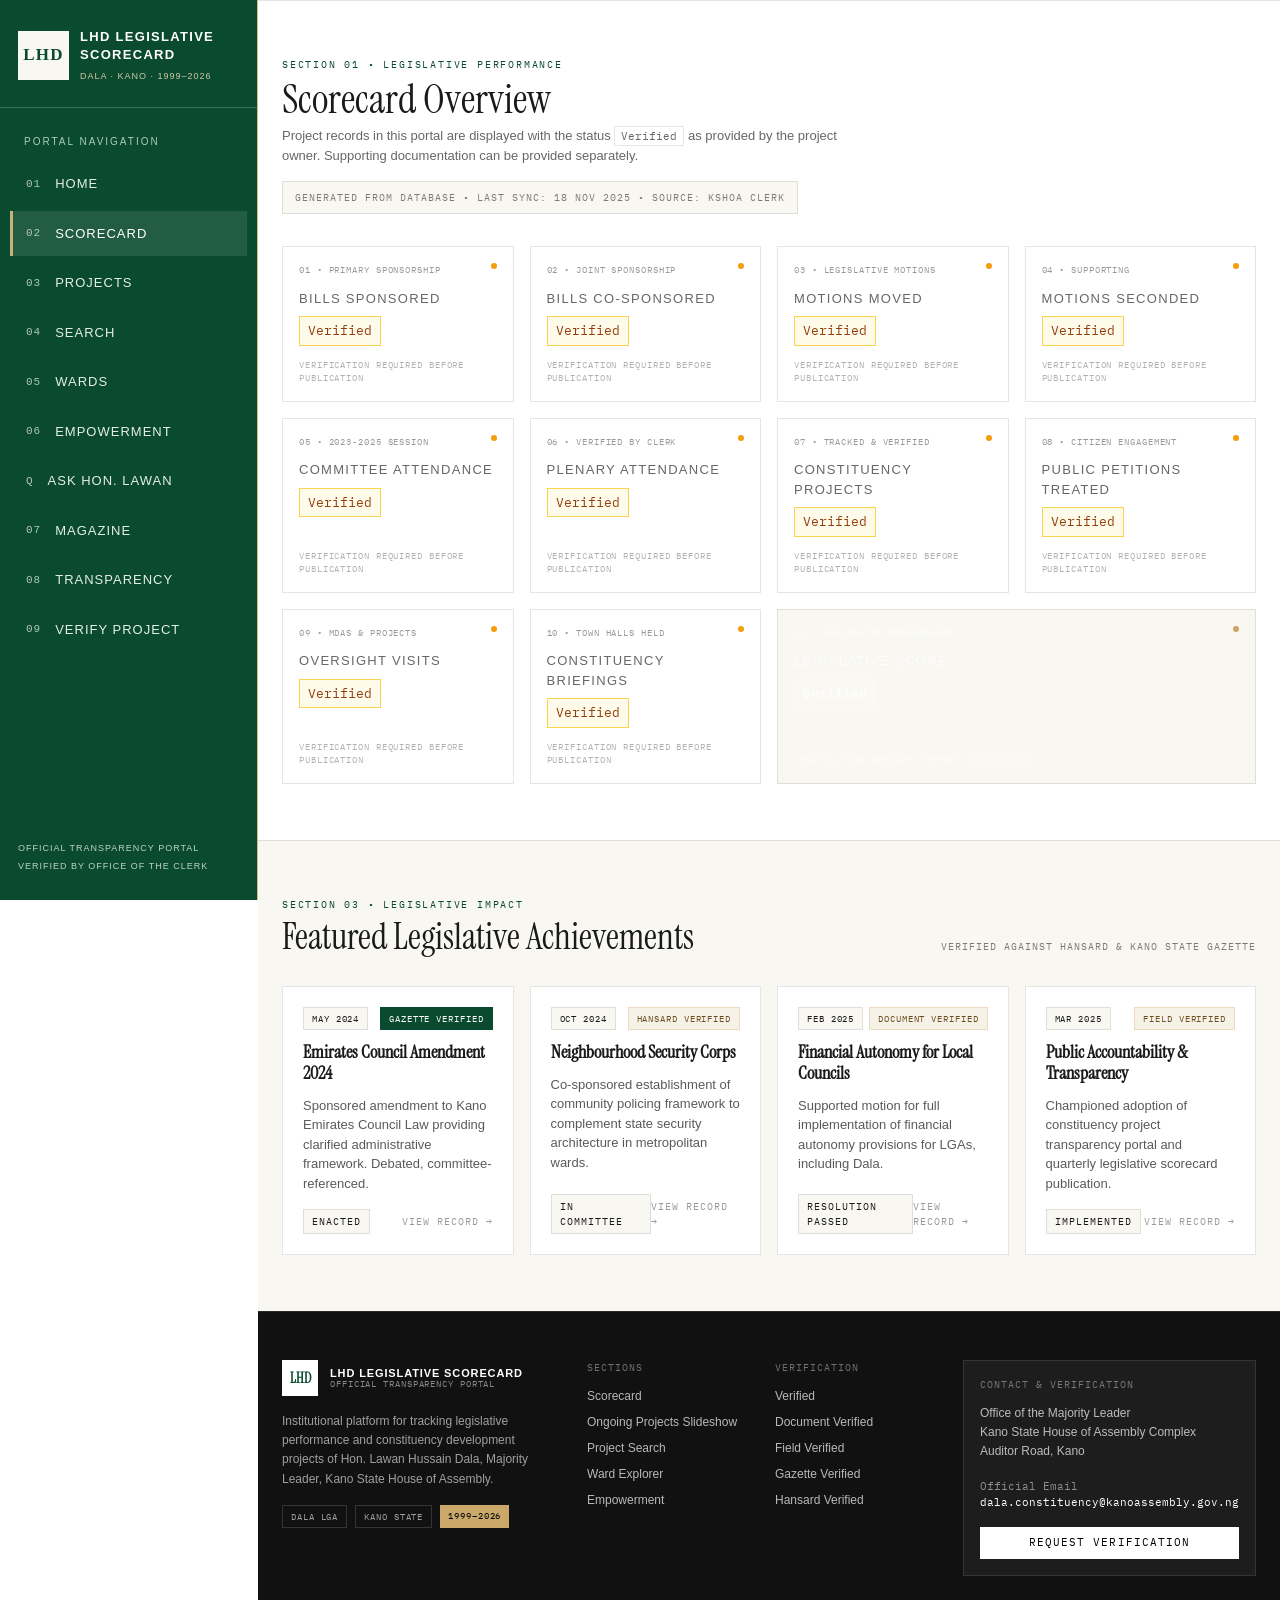
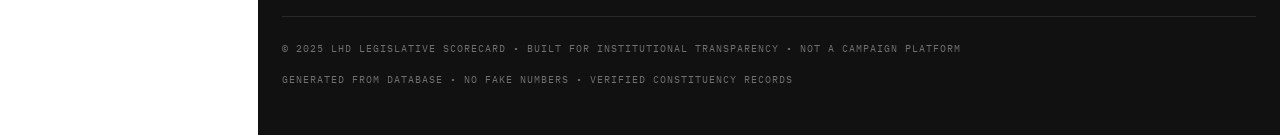
<file: scorecard.html>
<!DOCTYPE html>

<!-- saved from url=(0165)https://1307217605815546.a.metaaiusercontent.com/html?artifact_uuid=0e31f547-75e9-4045-9ec8-34f5b1154457&ext=1792530000&hash=Q5fpDAGmw5QOcszd_OESKxA7EoYY&theme=light -->
<html lang="en"><head><meta content="text/html; charset=utf-8" http-equiv="Content-Type"/><style>
@font-face {
  font-family: "Optimistic";
  font-style: normal;
  font-weight: 400 600;
  font-display: swap;
  src: url("/fonts/OptimisticAI_VF_Optimized.woff2") format("woff2");
}
@font-face {
  font-family: "Optimistic Mono";
  font-style: normal;
  font-weight: 400;
  font-display: swap;
  src: url("/fonts/OptimisticMono_W_TextRegular.woff2") format("woff2");
}
:where(html) {
  font-family: "Optimistic", system-ui, sans-serif;
}
:where(code, pre, kbd, samp) {
  font-family: "Optimistic Mono", ui-monospace, monospace;
}
</style>
<meta content="width=device-width, initial-scale=1" name="viewport"/>
<title>Scorecard | LHD Legislative Scorecard</title>
<style>*,:after,:before{--tw-border-spacing-x:0;--tw-border-spacing-y:0;--tw-translate-x:0;--tw-translate-y:0;--tw-rotate:0;--tw-skew-x:0;--tw-skew-y:0;--tw-scale-x:1;--tw-scale-y:1;--tw-pan-x: ;--tw-pan-y: ;--tw-pinch-zoom: ;--tw-scroll-snap-strictness:proximity;--tw-gradient-from-position: ;--tw-gradient-via-position: ;--tw-gradient-to-position: ;--tw-ordinal: ;--tw-slashed-zero: ;--tw-numeric-figure: ;--tw-numeric-spacing: ;--tw-numeric-fraction: ;--tw-ring-inset: ;--tw-ring-offset-width:0px;--tw-ring-offset-color:#fff;--tw-ring-color:rgba(59,130,246,.5);--tw-ring-offset-shadow:0 0 #0000;--tw-ring-shadow:0 0 #0000;--tw-shadow:0 0 #0000;--tw-shadow-colored:0 0 #0000;--tw-blur: ;--tw-brightness: ;--tw-contrast: ;--tw-grayscale: ;--tw-hue-rotate: ;--tw-invert: ;--tw-saturate: ;--tw-sepia: ;--tw-drop-shadow: ;--tw-backdrop-blur: ;--tw-backdrop-brightness: ;--tw-backdrop-contrast: ;--tw-backdrop-grayscale: ;--tw-backdrop-hue-rotate: ;--tw-backdrop-invert: ;--tw-backdrop-opacity: ;--tw-backdrop-saturate: ;--tw-backdrop-sepia: ;--tw-contain-size: ;--tw-contain-layout: ;--tw-contain-paint: ;--tw-contain-style: }::backdrop{--tw-border-spacing-x:0;--tw-border-spacing-y:0;--tw-translate-x:0;--tw-translate-y:0;--tw-rotate:0;--tw-skew-x:0;--tw-skew-y:0;--tw-scale-x:1;--tw-scale-y:1;--tw-pan-x: ;--tw-pan-y: ;--tw-pinch-zoom: ;--tw-scroll-snap-strictness:proximity;--tw-gradient-from-position: ;--tw-gradient-via-position: ;--tw-gradient-to-position: ;--tw-ordinal: ;--tw-slashed-zero: ;--tw-numeric-figure: ;--tw-numeric-spacing: ;--tw-numeric-fraction: ;--tw-ring-inset: ;--tw-ring-offset-width:0px;--tw-ring-offset-color:#fff;--tw-ring-color:rgba(59,130,246,.5);--tw-ring-offset-shadow:0 0 #0000;--tw-ring-shadow:0 0 #0000;--tw-shadow:0 0 #0000;--tw-shadow-colored:0 0 #0000;--tw-blur: ;--tw-brightness: ;--tw-contrast: ;--tw-grayscale: ;--tw-hue-rotate: ;--tw-invert: ;--tw-saturate: ;--tw-sepia: ;--tw-drop-shadow: ;--tw-backdrop-blur: ;--tw-backdrop-brightness: ;--tw-backdrop-contrast: ;--tw-backdrop-grayscale: ;--tw-backdrop-hue-rotate: ;--tw-backdrop-invert: ;--tw-backdrop-opacity: ;--tw-backdrop-saturate: ;--tw-backdrop-sepia: ;--tw-contain-size: ;--tw-contain-layout: ;--tw-contain-paint: ;--tw-contain-style: }/*! tailwindcss v3.4.18 | MIT License | https://tailwindcss.com*/*,:after,:before{box-sizing:border-box;border:0 solid #e5e7eb}:after,:before{--tw-content:""}:host,html{line-height:1.5;-webkit-text-size-adjust:100%;-moz-tab-size:4;-o-tab-size:4;tab-size:4;font-family:ui-sans-serif,system-ui,sans-serif,Apple Color Emoji,Segoe UI Emoji,Segoe UI Symbol,Noto Color Emoji;font-feature-settings:normal;font-variation-settings:normal;-webkit-tap-highlight-color:transparent}body{line-height:inherit}hr{height:0;color:inherit;border-top-width:1px}abbr:where([title]){-webkit-text-decoration:underline dotted;text-decoration:underline dotted}h1,h2,h3,h4,h5,h6{font-size:inherit;font-weight:inherit}a{color:inherit;text-decoration:inherit}b,strong{font-weight:bolder}code,kbd,pre,samp{font-family:ui-monospace,SFMono-Regular,Menlo,Monaco,Consolas,Liberation Mono,Courier New,monospace;font-feature-settings:normal;font-variation-settings:normal;font-size:1em}small{font-size:80%}sub,sup{font-size:75%;line-height:0;position:relative;vertical-align:baseline}sub{bottom:-.25em}sup{top:-.5em}table{text-indent:0;border-color:inherit;border-collapse:collapse}button,input,optgroup,select,textarea{font-family:inherit;font-feature-settings:inherit;font-variation-settings:inherit;font-size:100%;font-weight:inherit;line-height:inherit;letter-spacing:inherit;color:inherit;margin:0;padding:0}button,select{text-transform:none}button,input:where([type=button]),input:where([type=reset]),input:where([type=submit]){-webkit-appearance:button;background-color:transparent;background-image:none}:-moz-focusring{outline:auto}:-moz-ui-invalid{box-shadow:none}progress{vertical-align:baseline}::-webkit-inner-spin-button,::-webkit-outer-spin-button{height:auto}[type=search]{-webkit-appearance:textfield;outline-offset:-2px}::-webkit-search-decoration{-webkit-appearance:none}::-webkit-file-upload-button{-webkit-appearance:button;font:inherit}summary{display:list-item}blockquote,dd,dl,figure,h1,h2,h3,h4,h5,h6,hr,p,pre{margin:0}fieldset{margin:0}fieldset,legend{padding:0}menu,ol,ul{list-style:none;margin:0;padding:0}dialog{padding:0}textarea{resize:vertical}input::-moz-placeholder,textarea::-moz-placeholder{opacity:1;color:#9ca3af}input::placeholder,textarea::placeholder{opacity:1;color:#9ca3af}[role=button],button{cursor:pointer}:disabled{cursor:default}audio,canvas,embed,iframe,img,object,svg,video{display:block;vertical-align:middle}img,video{max-width:100%;height:auto}[hidden]:where(:not([hidden=until-found])){display:none}.fixed{position:fixed}.absolute{position:absolute}.relative{position:relative}.sticky{position:sticky}.inset-0{inset:0}.-bottom-10{bottom:-2.5rem}.-left-10{left:-2.5rem}.-right-8{right:-2rem}.-top-8{top:-2rem}.bottom-0{bottom:0}.bottom-3{bottom:.75rem}.left-0{left:0}.left-2{left:.5rem}.left-3{left:.75rem}.left-\[14px\]{left:14px}.right-0{right:0}.right-2{right:.5rem}.right-3{right:.75rem}.top-0{top:0}.top-1\/2{top:50%}.top-3{top:.75rem}.-z-10{z-index:-10}.z-10{z-index:10}.z-50{z-index:50}.mx-1{margin-left:.25rem;margin-right:.25rem}.mx-auto{margin-left:auto;margin-right:auto}.mb-1{margin-bottom:.25rem}.mb-10{margin-bottom:2.5rem}.mb-2{margin-bottom:.5rem}.mb-3{margin-bottom:.75rem}.mb-5{margin-bottom:1.25rem}.mb-8{margin-bottom:2rem}.ml-2{margin-left:.5rem}.ml-3{margin-left:.75rem}.ml-4{margin-left:1rem}.mt-1{margin-top:.25rem}.mt-10{margin-top:2.5rem}.mt-2{margin-top:.5rem}.mt-3{margin-top:.75rem}.mt-4{margin-top:1rem}.mt-5{margin-top:1.25rem}.mt-6{margin-top:1.5rem}.mt-8{margin-top:2rem}.mt-auto{margin-top:auto}.line-clamp-2{-webkit-line-clamp:2}.line-clamp-2,.line-clamp-4{overflow:hidden;display:-webkit-box;-webkit-box-orient:vertical}.line-clamp-4{-webkit-line-clamp:4}.block{display:block}.flex{display:flex}.inline-flex{display:inline-flex}.grid{display:grid}.hidden{display:none}.aspect-\[16\/10\]{aspect-ratio:16/10}.aspect-\[4\/3\]{aspect-ratio:4/3}.h-1{height:.25rem}.h-1\.5{height:.375rem}.h-10{height:2.5rem}.h-11{height:2.75rem}.h-2{height:.5rem}.h-3{height:.75rem}.h-3\.5{height:.875rem}.h-4{height:1rem}.h-5{height:1.25rem}.h-6{height:1.5rem}.h-7{height:1.75rem}.h-8{height:2rem}.h-9{height:2.25rem}.h-\[180px\]{height:180px}.h-\[220px\]{height:220px}.h-\[2px\]{height:2px}.h-\[48px\]{height:48px}.h-\[64px\]{height:64px}.h-\[72px\]{height:72px}.h-full{height:100%}.h-px{height:1px}.min-h-\[128px\]{min-height:128px}.min-h-\[260px\]{min-height:260px}.min-h-screen{min-height:100vh}.w-1{width:.25rem}.w-1\.5{width:.375rem}.w-10{width:2.5rem}.w-2{width:.5rem}.w-3\.5{width:.875rem}.w-5{width:1.25rem}.w-6{width:1.5rem}.w-7{width:1.75rem}.w-8{width:2rem}.w-9{width:2.25rem}.w-\[180px\]{width:180px}.w-\[220px\]{width:220px}.w-\[72px\]{width:72px}.w-full{width:100%}.w-px{width:1px}.max-w-\[1280px\]{max-width:1280px}.max-w-\[360px\]{max-width:360px}.max-w-\[560px\]{max-width:560px}.max-w-\[620px\]{max-width:620px}.max-w-\[640px\]{max-width:640px}.max-w-\[900px\]{max-width:900px}.flex-1{flex:1 1 0%}.shrink-0{flex-shrink:0}.-translate-y-1\/2{--tw-translate-y:-50%;transform:translate(var(--tw-translate-x),var(--tw-translate-y)) rotate(var(--tw-rotate)) skewX(var(--tw-skew-x)) skewY(var(--tw-skew-y)) scaleX(var(--tw-scale-x)) scaleY(var(--tw-scale-y))}@keyframes pulse{50%{opacity:.5}}.animate-pulse{animation:pulse 2s cubic-bezier(.4,0,.6,1) infinite}.cursor-pointer{cursor:pointer}.list-disc{list-style-type:disc}.grid-cols-1{grid-template-columns:repeat(1,minmax(0,1fr))}.grid-cols-2{grid-template-columns:repeat(2,minmax(0,1fr))}.grid-cols-3{grid-template-columns:repeat(3,minmax(0,1fr))}.grid-cols-6{grid-template-columns:repeat(6,minmax(0,1fr))}.flex-col{flex-direction:column}.flex-wrap{flex-wrap:wrap}.items-start{align-items:flex-start}.items-end{align-items:flex-end}.items-center{align-items:center}.justify-center{justify-content:center}.justify-between{justify-content:space-between}.gap-1{gap:.25rem}.gap-1\.5{gap:.375rem}.gap-2{gap:.5rem}.gap-2\.5{gap:.625rem}.gap-3{gap:.75rem}.gap-4{gap:1rem}.gap-6{gap:1.5rem}.gap-7{gap:1.75rem}.gap-8{gap:2rem}.space-y-2>:not([hidden])~:not([hidden]){--tw-space-y-reverse:0;margin-top:calc(.5rem*(1 - var(--tw-space-y-reverse)));margin-bottom:calc(.5rem*var(--tw-space-y-reverse))}.space-y-3>:not([hidden])~:not([hidden]){--tw-space-y-reverse:0;margin-top:calc(.75rem*(1 - var(--tw-space-y-reverse)));margin-bottom:calc(.75rem*var(--tw-space-y-reverse))}.space-y-4>:not([hidden])~:not([hidden]){--tw-space-y-reverse:0;margin-top:calc(1rem*(1 - var(--tw-space-y-reverse)));margin-bottom:calc(1rem*var(--tw-space-y-reverse))}.self-start{align-self:flex-start}.overflow-hidden,.truncate{overflow:hidden}.truncate{text-overflow:ellipsis}.truncate,.whitespace-nowrap{white-space:nowrap}.rounded-full{border-radius:9999px}.border{border-width:1px}.border-2{border-width:2px}.border-4{border-width:4px}.border-b{border-bottom-width:1px}.border-l{border-left-width:1px}.border-l-2{border-left-width:2px}.border-t{border-top-width:1px}.border-\[\#0a4a2e\]{--tw-border-opacity:1;border-color:rgb(10 74 46/var(--tw-border-opacity,1))}.border-\[\#c9a86a\]{--tw-border-opacity:1;border-color:rgb(201 168 106/var(--tw-border-opacity,1))}.border-\[\#c9a86a\]\/20{border-color:hsla(39,47%,60%,.2)}.border-\[\#c9a86a\]\/30{border-color:hsla(39,47%,60%,.3)}.border-amber-200{--tw-border-opacity:1;border-color:rgb(253 230 138/var(--tw-border-opacity,1))}.border-amber-300{--tw-border-opacity:1;border-color:rgb(252 211 77/var(--tw-border-opacity,1))}.border-black\/10{border-color:rgba(0,0,0,.1)}.border-black\/15{border-color:rgba(0,0,0,.15)}.border-black\/20{border-color:rgba(0,0,0,.2)}.border-blue-300{--tw-border-opacity:1;border-color:rgb(147 197 253/var(--tw-border-opacity,1))}.border-current{border-color:currentColor}.border-green-300{--tw-border-opacity:1;border-color:rgb(134 239 172/var(--tw-border-opacity,1))}.border-white{--tw-border-opacity:1;border-color:rgb(255 255 255/var(--tw-border-opacity,1))}.border-white\/10{border-color:hsla(0,0%,100%,.1)}.border-white\/15{border-color:hsla(0,0%,100%,.15)}.border-white\/20{border-color:hsla(0,0%,100%,.2)}.bg-\[\#0a4a2e\]{--tw-bg-opacity:1;background-color:rgb(10 74 46/var(--tw-bg-opacity,1))}.bg-\[\#0a4a2e\]\/\[0\.04\]{background-color:rgba(10,74,46,.04)}.bg-\[\#111\]{--tw-bg-opacity:1;background-color:rgb(17 17 17/var(--tw-bg-opacity,1))}.bg-\[\#c9a86a\]{--tw-bg-opacity:1;background-color:rgb(201 168 106/var(--tw-bg-opacity,1))}.bg-\[\#c9a86a\]\/10{background-color:hsla(39,47%,60%,.1)}.bg-\[\#c9a86a\]\/15{background-color:hsla(39,47%,60%,.15)}.bg-\[\#c9a86a\]\/40{background-color:hsla(39,47%,60%,.4)}.bg-\[\#e9e6dc\]{--tw-bg-opacity:1;background-color:rgb(233 230 220/var(--tw-bg-opacity,1))}.bg-\[\#f0efe9\]{--tw-bg-opacity:1;background-color:rgb(240 239 233/var(--tw-bg-opacity,1))}.bg-\[\#f8f7f2\]{--tw-bg-opacity:1;background-color:rgb(248 247 242/var(--tw-bg-opacity,1))}.bg-amber-50{--tw-bg-opacity:1;background-color:rgb(255 251 235/var(--tw-bg-opacity,1))}.bg-amber-500{--tw-bg-opacity:1;background-color:rgb(245 158 11/var(--tw-bg-opacity,1))}.bg-black{--tw-bg-opacity:1;background-color:rgb(0 0 0/var(--tw-bg-opacity,1))}.bg-black\/10{background-color:rgba(0,0,0,.1)}.bg-black\/20{background-color:rgba(0,0,0,.2)}.bg-blue-50{--tw-bg-opacity:1;background-color:rgb(239 246 255/var(--tw-bg-opacity,1))}.bg-blue-500{--tw-bg-opacity:1;background-color:rgb(59 130 246/var(--tw-bg-opacity,1))}.bg-green-50{--tw-bg-opacity:1;background-color:rgb(240 253 244/var(--tw-bg-opacity,1))}.bg-green-600{--tw-bg-opacity:1;background-color:rgb(22 163 74/var(--tw-bg-opacity,1))}.bg-transparent{background-color:transparent}.bg-white{--tw-bg-opacity:1;background-color:rgb(255 255 255/var(--tw-bg-opacity,1))}.bg-white\/10{background-color:hsla(0,0%,100%,.1)}.bg-white\/15{background-color:hsla(0,0%,100%,.15)}.bg-white\/20{background-color:hsla(0,0%,100%,.2)}.bg-white\/30{background-color:hsla(0,0%,100%,.3)}.bg-white\/5{background-color:hsla(0,0%,100%,.05)}.bg-white\/90{background-color:hsla(0,0%,100%,.9)}.bg-white\/95{background-color:hsla(0,0%,100%,.95)}.bg-gradient-to-t{background-image:linear-gradient(to top,var(--tw-gradient-stops))}.from-black\/70{--tw-gradient-from:rgba(0,0,0,.7) var(--tw-gradient-from-position);--tw-gradient-to:transparent var(--tw-gradient-to-position);--tw-gradient-stops:var(--tw-gradient-from),var(--tw-gradient-to)}.to-transparent{--tw-gradient-to:transparent var(--tw-gradient-to-position)}.object-cover{-o-object-fit:cover;object-fit:cover}.p-0\.5{padding:.125rem}.p-2{padding:.5rem}.p-3{padding:.75rem}.p-4{padding:1rem}.p-5{padding:1.25rem}.p-6{padding:1.5rem}.px-1\.5{padding-left:.375rem;padding-right:.375rem}.px-2{padding-left:.5rem;padding-right:.5rem}.px-2\.5{padding-left:.625rem;padding-right:.625rem}.px-3{padding-left:.75rem;padding-right:.75rem}.px-4{padding-left:1rem;padding-right:1rem}.px-5{padding-left:1.25rem;padding-right:1.25rem}.px-6{padding-left:1.5rem;padding-right:1.5rem}.py-0\.5{padding-top:.125rem;padding-bottom:.125rem}.py-1{padding-top:.25rem;padding-bottom:.25rem}.py-1\.5{padding-top:.375rem;padding-bottom:.375rem}.py-10{padding-top:2.5rem;padding-bottom:2.5rem}.py-2{padding-top:.5rem;padding-bottom:.5rem}.pb-8{padding-bottom:2rem}.pl-4{padding-left:1rem}.pl-5{padding-left:1.25rem}.pl-\[54px\]{padding-left:54px}.pr-4{padding-right:1rem}.pt-10{padding-top:2.5rem}.pt-3{padding-top:.75rem}.pt-4{padding-top:1rem}.pt-6{padding-top:1.5rem}.text-left{text-align:left}.text-center{text-align:center}.text-right{text-align:right}.font-mono{font-family:ui-monospace,SFMono-Regular,Menlo,Monaco,Consolas,Liberation Mono,Courier New,monospace}.font-sans{font-family:ui-sans-serif,system-ui,sans-serif,Apple Color Emoji,Segoe UI Emoji,Segoe UI Symbol,Noto Color Emoji}.font-serif{font-family:ui-serif,Georgia,Cambria,Times New Roman,Times,serif}.text-\[10px\]{font-size:10px}.text-\[11px\]{font-size:11px}.text-\[12px\]{font-size:12px}.text-\[13px\]{font-size:13px}.text-\[14px\]{font-size:14px}.text-\[16px\]{font-size:16px}.text-\[17px\]{font-size:17px}.text-\[18px\]{font-size:18px}.text-\[20px\]{font-size:20px}.text-\[22px\]{font-size:22px}.text-\[28px\]{font-size:28px}.text-\[30px\]{font-size:30px}.text-\[32px\]{font-size:32px}.text-\[42px\]{font-size:42px}.text-\[9px\]{font-size:9px}.font-bold{font-weight:700}.font-medium{font-weight:500}.font-normal{font-weight:400}.uppercase{text-transform:uppercase}.italic{font-style:italic}.leading-\[0\.95\]{line-height:.95}.leading-\[0\.9\]{line-height:.9}.leading-\[1\.05\]{line-height:1.05}.leading-\[1\.15\]{line-height:1.15}.leading-\[1\.3\]{line-height:1.3}.leading-\[1\.5\]{line-height:1.5}.leading-\[1\.6\]{line-height:1.6}.leading-none{line-height:1}.leading-relaxed{line-height:1.625}.leading-tight{line-height:1.25}.tracking-\[-0\.01em\]{letter-spacing:-.01em}.tracking-\[-0\.02em\]{letter-spacing:-.02em}.tracking-\[0\.08em\]{letter-spacing:.08em}.tracking-\[0\.14em\]{letter-spacing:.14em}.tracking-\[0\.18em\]{letter-spacing:.18em}.tracking-\[0\.2em\]{letter-spacing:.2em}.tracking-tighter{letter-spacing:-.05em}.tracking-wide{letter-spacing:.025em}.tracking-widest{letter-spacing:.1em}.text-\[\#0a4a2e\]{--tw-text-opacity:1;color:rgb(10 74 46/var(--tw-text-opacity,1))}.text-\[\#1a1a1a\]{--tw-text-opacity:1;color:rgb(26 26 26/var(--tw-text-opacity,1))}.text-\[\#6b4e1f\]{--tw-text-opacity:1;color:rgb(107 78 31/var(--tw-text-opacity,1))}.text-\[\#7a5e2e\]{--tw-text-opacity:1;color:rgb(122 94 46/var(--tw-text-opacity,1))}.text-\[\#c9a86a\]{--tw-text-opacity:1;color:rgb(201 168 106/var(--tw-text-opacity,1))}.text-amber-800{--tw-text-opacity:1;color:rgb(146 64 14/var(--tw-text-opacity,1))}.text-black{--tw-text-opacity:1;color:rgb(0 0 0/var(--tw-text-opacity,1))}.text-black\/30{color:rgba(0,0,0,.3)}.text-black\/40{color:rgba(0,0,0,.4)}.text-black\/50{color:rgba(0,0,0,.5)}.text-black\/60{color:rgba(0,0,0,.6)}.text-black\/65{color:rgba(0,0,0,.65)}.text-black\/70{color:rgba(0,0,0,.7)}.text-black\/80{color:rgba(0,0,0,.8)}.text-blue-800{--tw-text-opacity:1;color:rgb(30 64 175/var(--tw-text-opacity,1))}.text-green-800{--tw-text-opacity:1;color:rgb(22 101 52/var(--tw-text-opacity,1))}.text-white{--tw-text-opacity:1;color:rgb(255 255 255/var(--tw-text-opacity,1))}.text-white\/40{color:hsla(0,0%,100%,.4)}.text-white\/50{color:hsla(0,0%,100%,.5)}.text-white\/60{color:hsla(0,0%,100%,.6)}.text-white\/70{color:hsla(0,0%,100%,.7)}.antialiased{-webkit-font-smoothing:antialiased;-moz-osx-font-smoothing:grayscale}.accent-\[\#0a4a2e\]{accent-color:#0a4a2e}.opacity-30{opacity:.3}.opacity-90{opacity:.9}.opacity-\[0\.06\]{opacity:.06}.shadow{--tw-shadow:0 1px 3px 0 rgba(0,0,0,.1),0 1px 2px -1px rgba(0,0,0,.1);--tw-shadow-colored:0 1px 3px 0 var(--tw-shadow-color),0 1px 2px -1px var(--tw-shadow-color)}.shadow,.shadow-\[0_0_0_4px_rgba\(201\2c 168\2c 106\2c 0\.2\)\]{box-shadow:var(--tw-ring-offset-shadow,0 0 #0000),var(--tw-ring-shadow,0 0 #0000),var(--tw-shadow)}.shadow-\[0_0_0_4px_rgba\(201\2c 168\2c 106\2c 0\.2\)\]{--tw-shadow:0 0 0 4px hsla(39,47%,60%,.2);--tw-shadow-colored:0 0 0 4px var(--tw-shadow-color)}.shadow-\[0_10px_40px_rgba\(0\2c 0\2c 0\2c 0\.06\)\]{--tw-shadow:0 10px 40px rgba(0,0,0,.06);--tw-shadow-colored:0 10px 40px var(--tw-shadow-color);box-shadow:var(--tw-ring-offset-shadow,0 0 #0000),var(--tw-ring-shadow,0 0 #0000),var(--tw-shadow)}.filter{filter:var(--tw-blur) var(--tw-brightness) var(--tw-contrast) var(--tw-grayscale) var(--tw-hue-rotate) var(--tw-invert) var(--tw-saturate) var(--tw-sepia) var(--tw-drop-shadow)}.backdrop-blur{--tw-backdrop-blur:blur(8px);backdrop-filter:var(--tw-backdrop-blur) var(--tw-backdrop-brightness) var(--tw-backdrop-contrast) var(--tw-backdrop-grayscale) var(--tw-backdrop-hue-rotate) var(--tw-backdrop-invert) var(--tw-backdrop-opacity) var(--tw-backdrop-saturate) var(--tw-backdrop-sepia)}.transition{transition-property:color,background-color,border-color,text-decoration-color,fill,stroke,opacity,box-shadow,transform,filter,backdrop-filter;transition-timing-function:cubic-bezier(.4,0,.2,1);transition-duration:.15s}.transition-all{transition-property:all;transition-timing-function:cubic-bezier(.4,0,.2,1);transition-duration:.15s}.transition-colors{transition-property:color,background-color,border-color,text-decoration-color,fill,stroke;transition-timing-function:cubic-bezier(.4,0,.2,1);transition-duration:.15s}.duration-500{transition-duration:.5s}.duration-700{transition-duration:.7s}#root,body,html{min-height:100%}body{margin:0;font-family:Inter,ui-sans-serif,system-ui,-apple-system,BlinkMacSystemFont,Segoe UI,sans-serif}[role=button]:not([aria-disabled=true]),button:not(:disabled),label[for],select:not(:disabled),summary{cursor:pointer}.selection\:bg-\[\#0a4a2e\] ::-moz-selection{--tw-bg-opacity:1;background-color:rgb(10 74 46/var(--tw-bg-opacity,1))}.selection\:bg-\[\#0a4a2e\] ::selection{--tw-bg-opacity:1;background-color:rgb(10 74 46/var(--tw-bg-opacity,1))}.selection\:text-white ::-moz-selection{--tw-text-opacity:1;color:rgb(255 255 255/var(--tw-text-opacity,1))}.selection\:text-white ::selection{--tw-text-opacity:1;color:rgb(255 255 255/var(--tw-text-opacity,1))}.selection\:bg-\[\#0a4a2e\]::-moz-selection{--tw-bg-opacity:1;background-color:rgb(10 74 46/var(--tw-bg-opacity,1))}.selection\:bg-\[\#0a4a2e\]::selection{--tw-bg-opacity:1;background-color:rgb(10 74 46/var(--tw-bg-opacity,1))}.selection\:text-white::-moz-selection{--tw-text-opacity:1;color:rgb(255 255 255/var(--tw-text-opacity,1))}.selection\:text-white::selection{--tw-text-opacity:1;color:rgb(255 255 255/var(--tw-text-opacity,1))}.placeholder\:text-black\/30::-moz-placeholder{color:rgba(0,0,0,.3)}.placeholder\:text-black\/30::placeholder{color:rgba(0,0,0,.3)}.hover\:border-\[\#0a4a2e\]:hover{--tw-border-opacity:1;border-color:rgb(10 74 46/var(--tw-border-opacity,1))}.hover\:border-black:hover{--tw-border-opacity:1;border-color:rgb(0 0 0/var(--tw-border-opacity,1))}.hover\:bg-black:hover{--tw-bg-opacity:1;background-color:rgb(0 0 0/var(--tw-bg-opacity,1))}.hover\:bg-black\/40:hover{background-color:rgba(0,0,0,.4)}.hover\:bg-white:hover{--tw-bg-opacity:1;background-color:rgb(255 255 255/var(--tw-bg-opacity,1))}.hover\:bg-white\/15:hover{background-color:hsla(0,0%,100%,.15)}.hover\:text-\[\#0a4a2e\]:hover{--tw-text-opacity:1;color:rgb(10 74 46/var(--tw-text-opacity,1))}.hover\:text-white:hover{--tw-text-opacity:1;color:rgb(255 255 255/var(--tw-text-opacity,1))}.hover\:shadow-\[0_6px_20px_rgba\(0\2c 0\2c 0\2c 0\.06\)\]:hover{--tw-shadow:0 6px 20px rgba(0,0,0,.06);--tw-shadow-colored:0 6px 20px var(--tw-shadow-color);box-shadow:var(--tw-ring-offset-shadow,0 0 #0000),var(--tw-ring-shadow,0 0 #0000),var(--tw-shadow)}.focus\:border-\[\#0a4a2e\]:focus{--tw-border-opacity:1;border-color:rgb(10 74 46/var(--tw-border-opacity,1))}.focus\:outline-none:focus{outline:2px solid transparent;outline-offset:2px}.focus\:ring-1:focus{--tw-ring-offset-shadow:var(--tw-ring-inset) 0 0 0 var(--tw-ring-offset-width) var(--tw-ring-offset-color);--tw-ring-shadow:var(--tw-ring-inset) 0 0 0 calc(1px + var(--tw-ring-offset-width)) var(--tw-ring-color);box-shadow:var(--tw-ring-offset-shadow),var(--tw-ring-shadow),var(--tw-shadow,0 0 #0000)}.focus\:ring-\[\#0a4a2e\]:focus{--tw-ring-opacity:1;--tw-ring-color:rgb(10 74 46/var(--tw-ring-opacity,1))}.group:hover .group-hover\:bg-\[\#0a4a2e\]{--tw-bg-opacity:1;background-color:rgb(10 74 46/var(--tw-bg-opacity,1))}.group:hover .group-hover\:text-\[\#0a4a2e\]{--tw-text-opacity:1;color:rgb(10 74 46/var(--tw-text-opacity,1))}@media (min-width:640px){.sm\:grid-cols-2{grid-template-columns:repeat(2,minmax(0,1fr))}.sm\:grid-cols-3{grid-template-columns:repeat(3,minmax(0,1fr))}}@media (min-width:768px){.md\:left-1\/2{left:50%}.md\:mx-auto{margin-left:auto;margin-right:auto}.md\:mb-16{margin-bottom:4rem}.md\:block{display:block}.md\:inline{display:inline}.md\:inline-flex{display:inline-flex}.md\:hidden{display:none}.md\:aspect-\[3\/2\]{aspect-ratio:3/2}.md\:w-1\/2{width:50%}.md\:-translate-x-px{--tw-translate-x:-1px;transform:translate(var(--tw-translate-x),var(--tw-translate-y)) rotate(var(--tw-rotate)) skewX(var(--tw-skew-x)) skewY(var(--tw-skew-y)) scaleX(var(--tw-scale-x)) scaleY(var(--tw-scale-y))}.md\:grid-cols-2{grid-template-columns:repeat(2,minmax(0,1fr))}.md\:grid-cols-4{grid-template-columns:repeat(4,minmax(0,1fr))}.md\:grid-cols-5{grid-template-columns:repeat(5,minmax(0,1fr))}.md\:grid-cols-\[1\.15fr_0\.85fr\]{grid-template-columns:1.15fr .85fr}.md\:grid-cols-\[1\.1fr_0\.9fr\]{grid-template-columns:1.1fr .9fr}.md\:grid-cols-\[1\.4fr_0\.8fr_0\.8fr_1fr\]{grid-template-columns:1.4fr .8fr .8fr 1fr}.md\:flex-row{flex-direction:row}.md\:flex-row-reverse{flex-direction:row-reverse}.md\:gap-0{gap:0}.md\:gap-4{gap:1rem}.md\:p-6{padding:1.5rem}.md\:p-7{padding:1.75rem}.md\:px-6{padding-left:1.5rem;padding-right:1.5rem}.md\:py-12{padding-top:3rem;padding-bottom:3rem}.md\:py-14{padding-top:3.5rem;padding-bottom:3.5rem}.md\:py-16{padding-top:4rem;padding-bottom:4rem}.md\:pb-12{padding-bottom:3rem}.md\:pl-12{padding-left:3rem}.md\:pr-12{padding-right:3rem}.md\:pt-16{padding-top:4rem}.md\:text-right{text-align:right}.md\:text-\[12px\]{font-size:12px}.md\:text-\[20px\]{font-size:20px}.md\:text-\[22px\]{font-size:22px}.md\:text-\[26px\]{font-size:26px}.md\:text-\[36px\]{font-size:36px}.md\:text-\[38px\]{font-size:38px}.md\:text-\[40px\]{font-size:40px}.md\:text-\[48px\]{font-size:48px}.md\:text-\[72px\]{font-size:72px}}@media (min-width:1024px){.lg\:col-span-2{grid-column:span 2/span 2}.lg\:flex{display:flex}.lg\:hidden{display:none}.lg\:aspect-auto{aspect-ratio:auto}.lg\:min-h-\[520px\]{min-height:520px}.lg\:grid-cols-3{grid-template-columns:repeat(3,minmax(0,1fr))}.lg\:grid-cols-4{grid-template-columns:repeat(4,minmax(0,1fr))}.lg\:grid-cols-6{grid-template-columns:repeat(6,minmax(0,1fr))}.lg\:grid-cols-\[1\.1fr_0\.9fr\]{grid-template-columns:1.1fr .9fr}.lg\:grid-cols-\[320px_1fr\]{grid-template-columns:320px 1fr}}</style>
<style>
:root{--lhd-green:#0a4a2e;--lhd-cream:#f8f7f2}
html{scroll-behavior:smooth}body{padding-left:258px!important}body>.lhd-sidebar{box-sizing:border-box;position:fixed;left:0;top:0;bottom:0;width:258px;background:var(--lhd-green);color:#fff;z-index:10000;display:flex;flex-direction:column;border-right:1px solid #d0bb83;overflow-y:auto;font-family:Arial,sans-serif}
.lhd-side-brand{padding:28px 18px 25px;display:flex;align-items:center;gap:11px;text-decoration:none;color:#fff!important;border-bottom:1px solid #ffffff30;font-size:13px;font-weight:700;line-height:1.35;letter-spacing:1.3px}.lhd-brand-mark{display:grid;place-items:center;background:#f8f7f2;color:#0a4a2e;font-family:Georgia,serif;font-size:17px;font-weight:900;min-width:51px;height:49px}.lhd-side-brand small{display:block;font-size:9px;margin-top:7px;color:#d2c7a9;font-weight:400;letter-spacing:1px}.lhd-side-label{font-size:10px;letter-spacing:2px;color:#adccba;padding:26px 24px 12px}.lhd-side-menu{display:flex;flex-direction:column;padding:0 10px;gap:4px}.lhd-side-link{display:flex;gap:14px;align-items:center;padding:13px 13px;color:#e5eee7;text-decoration:none;font-size:13px;letter-spacing:1px;text-transform:uppercase;border-left:3px solid transparent}.lhd-side-link:hover,.lhd-side-link.lhd-active{background:#ffffff19;color:white;border-left-color:#c8b17b}.lhd-icon{font-family:monospace;font-size:11px;color:#b0c7b7}.lhd-side-bottom{margin-top:auto;padding:25px 18px;font-size:9px;letter-spacing:1px;line-height:2;color:#bdd2c4}.lhd-mobile-trigger{display:none}.lhd-shade{display:none}
body header.sticky{display:none!important}body .fixed.bottom-0{display:none!important}
body section[id]{display:none!important}body section[id].lhd-current-section{display:block!important}
body .min-h-screen{min-height:100vh}body [id='home']{min-height:calc(100vh - 20px)}
@media(max-width:900px){body{padding-left:0!important;padding-top:54px!important}body>.lhd-sidebar{transform:translateX(-105%);transition:transform .25s ease;width:min(295px,85vw)}body.lhd-nav-open>.lhd-sidebar{transform:translateX(0)}.lhd-mobile-trigger{position:fixed;top:0;left:0;right:0;height:54px;z-index:9998;background:#0a4a2e;color:white;border:0;padding:0 18px;display:flex;align-items:center;gap:12px;font-family:monospace;letter-spacing:2px}.lhd-shade{position:fixed;inset:0;background:#0008;z-index:9999;display:none}body.lhd-nav-open>.lhd-shade{display:block}body section[id]{overflow-x:clip}}
</style><style>
/* Robust locally hosted image rendering */
.lhd-photo-card img{display:block!important;width:100%!important;height:100%!important;min-height:190px;object-fit:cover;visibility:visible!important;opacity:1!important;}
.lhd-photo-grid{display:grid;grid-template-columns:repeat(auto-fit,minmax(min(100%,270px),1fr));gap:20px;}
.lhd-photo-card figure{min-height:200px;background:#eceae1;overflow:hidden;}
.lhd-portrait-section img{display:block;max-width:100%;height:auto;}
@media(max-width:600px){.lhd-photo-grid{grid-template-columns:1fr 1fr;gap:10px}.lhd-photo-card figure{min-height:125px}.lhd-photo-card img{min-height:125px}.lhd-photo-details{padding:10px!important}.lhd-photo-details h3{font-size:13px!important}}
@media(max-width:390px){.lhd-photo-grid{grid-template-columns:1fr}}
</style><style id="lhd-enhancements">.lhd-v2{font-family:ui-sans-serif,system-ui,sans-serif;color:#15251e}.lhd-v2 h2{font-family:Georgia,serif;font-size:clamp(26px,3vw,38px);line-height:1.1}.lhd-v2 .wrap{max-width:1280px;margin:auto;padding:42px 24px}.lhd-v2 .muted{color:#68766f;font-size:13px;line-height:1.55}.lhd-v2 .overline{font-size:10px;letter-spacing:.16em;text-transform:uppercase;font-weight:700;color:#0a4a2e;margin-bottom:9px}.lhd-ward-grid{display:grid;grid-template-columns:repeat(auto-fit,minmax(205px,1fr));gap:14px;margin-top:24px}.lhd-ward-tile{display:block;text-align:left;background:white;border:1px solid #deded5;border-radius:13px;overflow:hidden;cursor:pointer;transition:box-shadow .2s,border-color .2s}.lhd-ward-tile:hover,.lhd-ward-tile:focus{border-color:#0a4a2e;box-shadow:0 8px 24px #0a4a2e19}.lhd-ward-tile img{height:116px;width:100%;object-fit:cover}.lhd-ward-inner{padding:14px}.lhd-ward-tile strong{font-size:16px}.lhd-ward-tile .muted{margin:7px 0;display:block}.lhd-pill{display:inline-block;background:#e9f2eb;color:#0a4a2e;border-radius:20px;padding:4px 9px;font-size:11px;font-weight:700}.lhd-control{width:100%;border:1px solid #d1d8d0;background:white;padding:12px;border-radius:8px;font-size:13px}.lhd-button{border:0;border-radius:8px;background:#0a4a2e;color:white;font-size:13px;padding:12px 18px;cursor:pointer}.lhd-button.secondary{background:#e7ece7;color:#0a4a2e}.lhd-project-grid{display:grid;grid-template-columns:repeat(auto-fit,minmax(250px,1fr));gap:14px;margin-top:19px}.lhd-project-card{background:#fff;border:1px solid #dfdfd8;border-radius:12px;overflow:hidden}.lhd-project-card img{height:150px;width:100%;object-fit:cover}.lhd-project-body{padding:16px}.lhd-project-body h3{font-size:16px;font-weight:750;line-height:1.3;margin:8px 0}.lhd-project-body p{font-size:12px;line-height:1.6;color:#536159;margin:7px 0}.lhd-filters{display:grid;grid-template-columns:repeat(auto-fit,minmax(150px,1fr));gap:10px;margin:18px 0}.lhd-checks{display:flex;gap:10px;flex-wrap:wrap;margin:14px 0}.lhd-checks label{background:white;border:1px solid #d7ded8;border-radius:8px;padding:9px 11px;font-size:12px;cursor:pointer}.lhd-checks input{accent-color:#0a4a2e;margin-right:6px}.lhd-schematic{background:#e8eee9;border:1px solid #cad5cd;border-radius:14px;padding:20px;display:grid;grid-template-columns:repeat(3,minmax(0,1fr));gap:10px}.lhd-marker{background:#fff;border:1px solid #9bb7a6;border-radius:10px;padding:13px 9px;text-align:center;cursor:pointer;font-size:12px;min-height:85px}.lhd-marker strong{display:block;color:#0a4a2e;font-size:13px;margin-bottom:5px}.lhd-marker small{display:block;color:#65746b;margin-top:5px}.lhd-marker.active{outline:3px solid #c9a86a}.lhd-result-title{font-size:15px;font-weight:700;margin-top:23px}.lhd-empty{padding:23px;background:white;border:1px dashed #c5d2c8;border-radius:9px;margin-top:14px}.lhd-v2 .searchbar{display:flex;gap:9px;margin-top:18px}.lhd-v2 .searchbar input{flex:1;min-width:0}@media(max-width:600px){.lhd-v2 .wrap{padding:30px 15px}.lhd-schematic{grid-template-columns:repeat(2,1fr)}.lhd-v2 .searchbar{flex-direction:column}} </style></head>
<body><button aria-controls="lhd-primary-navigation" aria-expanded="false" aria-label="Open navigation" class="lhd-mobile-trigger" type="button">☰ <span>MENU</span></button><div aria-hidden="true" class="lhd-shade"></div><aside class="lhd-sidebar" id="lhd-primary-navigation"><a class="lhd-side-brand" href="index.html"><span class="lhd-brand-mark">LHD</span><span>LHD LEGISLATIVE<br/>SCORECARD<small>DALA · KANO · 1999–2026</small></span></a><div class="lhd-side-label">PORTAL NAVIGATION</div><div class="lhd-side-menu"><a class="lhd-side-link" data-target="home" href="index.html"><span class="lhd-icon">01</span><span>Home</span></a><a class="lhd-side-link lhd-active" data-target="scorecard" href="scorecard.html"><span class="lhd-icon">02</span><span>Scorecard</span></a><a class="lhd-side-link" data-target="projects" href="projects.html"><span class="lhd-icon">03</span><span>Projects</span></a><a class="lhd-side-link" data-target="search" href="search.html"><span class="lhd-icon">04</span><span>Search</span></a><a class="lhd-side-link" data-target="ward" href="wards.html"><span class="lhd-icon">05</span><span>Wards</span></a><a class="lhd-side-link" data-target="empowerment" href="empowerment.html"><span class="lhd-icon">06</span><span>Empowerment</span></a><a class="lhd-side-link" data-target="ask-hon-lawan" href="ask-hon-lawan.html"><span class="lhd-icon">Q</span><span>Ask Hon. Lawan</span></a><a class="lhd-side-link" data-target="magazine" href="magazine.html"><span class="lhd-icon">07</span><span>Magazine</span></a><a class="lhd-side-link" data-target="transparency" href="transparency.html"><span class="lhd-icon">08</span><span>Transparency</span></a><a class="lhd-side-link" data-target="verify" href="verify-project.html"><span class="lhd-icon">09</span><span>Verify Project</span></a></div><div class="lhd-side-bottom">OFFICIAL TRANSPARENCY PORTAL<br/>VERIFIED BY OFFICE OF THE CLERK</div></aside>
<div id="root"><div class="min-h-screen bg-[#f8f7f2] text-[#1a1a1a] antialiased selection:bg-[#0a4a2e] selection:text-white"><style>
        @import url('https://fonts.googleapis.com/css2?family=Instrument+Serif:ital@0;1&family=IBM+Plex+Mono:wght@400;500&display=swap');
        .font-serif { font-family: "Instrument Serif", Georgia, serif; }
        .font-mono { font-family: "IBM Plex Mono", monospace; }
        .font-sans { font-family: ui-sans-system, -apple-system, Segoe UI, Roboto, sans-serif; }
      </style><header class="sticky top-0 z-50 bg-white/95 backdrop-blur border-b border-black/10"><div class="mx-auto max-w-[1280px] px-4 md:px-6 h-[64px] flex items-center justify-between"><div class="flex items-center gap-3"><div class="w-9 h-9 bg-[#0a4a2e] text-white flex items-center justify-center font-serif font-bold text-[14px] leading-none">LHD</div><div class="leading-[1.05]"><div class="font-sans font-bold tracking-[0.08em] text-[11px] md:text-[12px] text-[#0a4a2e]">LHD LEGISLATIVE</div><div class="font-sans font-bold tracking-[0.08em] text-[11px] md:text-[12px] text-[#0a4a2e]">SCORECARD</div></div><span class="hidden md:inline-flex ml-4 pl-4 border-l border-black/10 text-[10px] font-mono uppercase tracking-widest text-black/60">Dala • Kano • 1999–2026</span></div><div class="flex items-center gap-2"><div class="flex items-center rounded-full border border-black/10 p-0.5 bg-[#f8f7f2]"><button class="px-3 py-1 rounded-full text-[11px] font-mono font-medium transition bg-[#0a4a2e] text-white">EN</button><button class="px-3 py-1 rounded-full text-[11px] font-mono font-medium transition text-black/60">HA</button></div></div></div><div class="lg:hidden fixed bottom-0 left-0 right-0 z-50 bg-white border-t border-black/10"><div class="grid grid-cols-6 h-[64px]"><a class="flex flex-col items-center justify-center gap-1 text-[#0a4a2e]" href="index.html"><span class="w-5 h-5 rounded-full border border-current flex items-center justify-center text-[9px] font-bold">H</span><span class="text-[9px] font-mono uppercase tracking-widest">Home</span></a><a class="flex flex-col items-center justify-center gap-1 text-black/50" href="scorecard.html"><span class="w-5 h-5 rounded-full border border-current flex items-center justify-center text-[9px] font-bold">S</span><span class="text-[9px] font-mono uppercase tracking-widest">Scorecard</span></a><a class="flex flex-col items-center justify-center gap-1 text-black/50" href="projects.html"><span class="w-5 h-5 rounded-full border border-current flex items-center justify-center text-[9px] font-bold">P</span><span class="text-[9px] font-mono uppercase tracking-widest">Projects</span></a><a class="flex flex-col items-center justify-center gap-1 text-black/50" href="search.html"><span class="w-5 h-5 rounded-full border border-current flex items-center justify-center text-[9px] font-bold">S</span><span class="text-[9px] font-mono uppercase tracking-widest">Search</span></a><a class="flex flex-col items-center justify-center gap-1 text-black/50" href="magazine.html"><span class="w-5 h-5 rounded-full border border-current flex items-center justify-center text-[9px] font-bold">M</span><span class="text-[9px] font-mono uppercase tracking-widest">Magazine</span></a><a class="flex flex-col items-center justify-center gap-1 text-black/50" href="transparency.html"><span class="w-5 h-5 rounded-full border border-current flex items-center justify-center text-[9px] font-bold">M</span><span class="text-[9px] font-mono uppercase tracking-widest">More</span></a></div></div></header><section class="border-t border-black/10 bg-white lhd-current-section" id="scorecard"><div class="mx-auto max-w-[1280px] px-4 md:px-6 py-10 md:py-14"><div class="flex flex-wrap items-end justify-between gap-4 mb-8"><div><div class="font-mono text-[10px] uppercase tracking-[0.18em] text-[#0a4a2e] mb-2">Section 01 • Legislative Performance</div><h2 class="font-serif text-[32px] md:text-[40px] leading-[0.95]">Scorecard Overview</h2><p class="font-sans text-[13px] text-black/60 mt-2 max-w-[560px]">Project records in this portal are displayed with the status <span class="font-mono text-[11px] bg-[#e8f2ea] border border-[#bad9c6] px-1.5 py-0.5">Verified</span> as provided by the project owner. Supporting documentation can be provided separately.</p></div><div class="font-mono text-[10px] uppercase tracking-widest text-black/50 border border-black/10 px-3 py-2 bg-[#f8f7f2]">Generated from database • Last sync: 18 Nov 2025 • Source: KSHoA Clerk</div></div><div class="grid grid-cols-1 sm:grid-cols-2 lg:grid-cols-4 gap-3 md:gap-4"><div class="border border-black/10 bg-[#f8f7f2] p-4 flex flex-col min-h-[128px] bg-white"><div class="flex justify-between items-start"><span class="font-mono text-[9px] uppercase tracking-widest text-black/40">01 • Primary Sponsorship</span><span class="w-1.5 h-1.5 rounded-full bg-amber-500"></span></div><div class="mt-3 font-sans text-[13px] uppercase tracking-widest text-black/60">Bills Sponsored</div><div class="mt-2 font-mono text-[13px] px-2 py-1 border inline-flex self-start border-amber-300 bg-amber-50 text-amber-800">Verified</div><div class="mt-auto pt-3 font-mono text-[9px] uppercase tracking-widest text-black/30">Verification required before publication</div></div><div class="border border-black/10 bg-[#f8f7f2] p-4 flex flex-col min-h-[128px] bg-white"><div class="flex justify-between items-start"><span class="font-mono text-[9px] uppercase tracking-widest text-black/40">02 • Joint Sponsorship</span><span class="w-1.5 h-1.5 rounded-full bg-amber-500"></span></div><div class="mt-3 font-sans text-[13px] uppercase tracking-widest text-black/60">Bills Co-Sponsored</div><div class="mt-2 font-mono text-[13px] px-2 py-1 border inline-flex self-start border-amber-300 bg-amber-50 text-amber-800">Verified</div><div class="mt-auto pt-3 font-mono text-[9px] uppercase tracking-widest text-black/30">Verification required before publication</div></div><div class="border border-black/10 bg-[#f8f7f2] p-4 flex flex-col min-h-[128px] bg-white"><div class="flex justify-between items-start"><span class="font-mono text-[9px] uppercase tracking-widest text-black/40">03 • Legislative Motions</span><span class="w-1.5 h-1.5 rounded-full bg-amber-500"></span></div><div class="mt-3 font-sans text-[13px] uppercase tracking-widest text-black/60">Motions Moved</div><div class="mt-2 font-mono text-[13px] px-2 py-1 border inline-flex self-start border-amber-300 bg-amber-50 text-amber-800">Verified</div><div class="mt-auto pt-3 font-mono text-[9px] uppercase tracking-widest text-black/30">Verification required before publication</div></div><div class="border border-black/10 bg-[#f8f7f2] p-4 flex flex-col min-h-[128px] bg-white"><div class="flex justify-between items-start"><span class="font-mono text-[9px] uppercase tracking-widest text-black/40">04 • Supporting</span><span class="w-1.5 h-1.5 rounded-full bg-amber-500"></span></div><div class="mt-3 font-sans text-[13px] uppercase tracking-widest text-black/60">Motions Seconded</div><div class="mt-2 font-mono text-[13px] px-2 py-1 border inline-flex self-start border-amber-300 bg-amber-50 text-amber-800">Verified</div><div class="mt-auto pt-3 font-mono text-[9px] uppercase tracking-widest text-black/30">Verification required before publication</div></div><div class="border border-black/10 bg-[#f8f7f2] p-4 flex flex-col min-h-[128px] bg-white"><div class="flex justify-between items-start"><span class="font-mono text-[9px] uppercase tracking-widest text-black/40">05 • 2023-2025 Session</span><span class="w-1.5 h-1.5 rounded-full bg-amber-500"></span></div><div class="mt-3 font-sans text-[13px] uppercase tracking-widest text-black/60">Committee Attendance</div><div class="mt-2 font-mono text-[13px] px-2 py-1 border inline-flex self-start border-amber-300 bg-amber-50 text-amber-800">Verified</div><div class="mt-auto pt-3 font-mono text-[9px] uppercase tracking-widest text-black/30">Verification required before publication</div></div><div class="border border-black/10 bg-[#f8f7f2] p-4 flex flex-col min-h-[128px] bg-white"><div class="flex justify-between items-start"><span class="font-mono text-[9px] uppercase tracking-widest text-black/40">06 • Verified by Clerk</span><span class="w-1.5 h-1.5 rounded-full bg-amber-500"></span></div><div class="mt-3 font-sans text-[13px] uppercase tracking-widest text-black/60">Plenary Attendance</div><div class="mt-2 font-mono text-[13px] px-2 py-1 border inline-flex self-start border-amber-300 bg-amber-50 text-amber-800">Verified</div><div class="mt-auto pt-3 font-mono text-[9px] uppercase tracking-widest text-black/30">Verification required before publication</div></div><div class="border border-black/10 bg-[#f8f7f2] p-4 flex flex-col min-h-[128px] bg-white"><div class="flex justify-between items-start"><span class="font-mono text-[9px] uppercase tracking-widest text-black/40">07 • Tracked &amp; Verified</span><span class="w-1.5 h-1.5 rounded-full bg-amber-500"></span></div><div class="mt-3 font-sans text-[13px] uppercase tracking-widest text-black/60">Constituency Projects</div><div class="mt-2 font-mono text-[13px] px-2 py-1 border inline-flex self-start border-amber-300 bg-amber-50 text-amber-800">Verified</div><div class="mt-auto pt-3 font-mono text-[9px] uppercase tracking-widest text-black/30">Verification required before publication</div></div><div class="border border-black/10 bg-[#f8f7f2] p-4 flex flex-col min-h-[128px] bg-white"><div class="flex justify-between items-start"><span class="font-mono text-[9px] uppercase tracking-widest text-black/40">08 • Citizen Engagement</span><span class="w-1.5 h-1.5 rounded-full bg-amber-500"></span></div><div class="mt-3 font-sans text-[13px] uppercase tracking-widest text-black/60">Public Petitions Treated</div><div class="mt-2 font-mono text-[13px] px-2 py-1 border inline-flex self-start border-amber-300 bg-amber-50 text-amber-800">Verified</div><div class="mt-auto pt-3 font-mono text-[9px] uppercase tracking-widest text-black/30">Verification required before publication</div></div><div class="border border-black/10 bg-[#f8f7f2] p-4 flex flex-col min-h-[128px] bg-white"><div class="flex justify-between items-start"><span class="font-mono text-[9px] uppercase tracking-widest text-black/40">09 • MDAs &amp; Projects</span><span class="w-1.5 h-1.5 rounded-full bg-amber-500"></span></div><div class="mt-3 font-sans text-[13px] uppercase tracking-widest text-black/60">Oversight Visits</div><div class="mt-2 font-mono text-[13px] px-2 py-1 border inline-flex self-start border-amber-300 bg-amber-50 text-amber-800">Verified</div><div class="mt-auto pt-3 font-mono text-[9px] uppercase tracking-widest text-black/30">Verification required before publication</div></div><div class="border border-black/10 bg-[#f8f7f2] p-4 flex flex-col min-h-[128px] bg-white"><div class="flex justify-between items-start"><span class="font-mono text-[9px] uppercase tracking-widest text-black/40">10 • Town Halls Held</span><span class="w-1.5 h-1.5 rounded-full bg-amber-500"></span></div><div class="mt-3 font-sans text-[13px] uppercase tracking-widest text-black/60">Constituency Briefings</div><div class="mt-2 font-mono text-[13px] px-2 py-1 border inline-flex self-start border-amber-300 bg-amber-50 text-amber-800">Verified</div><div class="mt-auto pt-3 font-mono text-[9px] uppercase tracking-widest text-black/30">Verification required before publication</div></div><div class="border border-black/10 bg-[#f8f7f2] p-4 flex flex-col min-h-[128px] lg:col-span-2 bg-[#0a4a2e] text-white border-[#0a4a2e]"><div class="flex justify-between items-start"><span class="font-mono text-[9px] uppercase tracking-widest text-white/60">11 • Aggregated Performance</span><span class="w-1.5 h-1.5 rounded-full bg-[#c9a86a]"></span></div><div class="mt-3 font-sans text-[13px] uppercase tracking-widest text-white/70">Legislative Score</div><div class="mt-2 font-mono text-[13px] px-2 py-1 border inline-flex self-start border-white/20 bg-white/10 text-white">Verified</div><div class="mt-auto pt-3 font-mono text-[9px] uppercase tracking-widest text-white/50">Verification required before publication</div></div></div></div></section><section class="bg-[#f8f7f2] border-t border-black/10 lhd-current-section"><div class="mx-auto max-w-[1280px] px-4 md:px-6 py-10 md:py-14"><div class="flex flex-wrap justify-between gap-4 items-end mb-8"><div><div class="font-mono text-[10px] uppercase tracking-[0.18em] text-[#0a4a2e] mb-2">Section 03 • Legislative Impact</div><h2 class="font-serif text-[28px] md:text-[36px] leading-[0.95]">Featured Legislative Achievements</h2></div><div class="font-mono text-[10px] uppercase tracking-widest text-black/50">Verified against Hansard &amp; Kano State Gazette</div></div><div class="grid md:grid-cols-2 lg:grid-cols-4 gap-4"><div class="bg-white border border-black/10 p-5 flex flex-col min-h-[260px]"><div class="flex justify-between items-start mb-3"><span class="font-mono text-[9px] uppercase tracking-widest border border-black/10 px-2 py-1 bg-[#f8f7f2]">May 2024</span><span class="font-mono text-[9px] uppercase tracking-widest px-2 py-1 border bg-[#0a4a2e] text-white border-[#0a4a2e]">Gazette Verified</span></div><h3 class="font-serif text-[18px] leading-[1.15] font-bold">Emirates Council Amendment 2024</h3><p class="font-sans text-[13px] leading-[1.5] text-black/65 mt-3">Sponsored amendment to Kano Emirates Council Law providing clarified administrative framework. Debated, committee-referenced.</p><div class="mt-auto pt-4 flex items-center justify-between"><span class="font-mono text-[10px] uppercase tracking-widest border border-black/10 bg-[#f8f7f2] px-2 py-1">Enacted</span><span class="font-mono text-[10px] uppercase tracking-widest text-black/40">View Record →</span></div></div><div class="bg-white border border-black/10 p-5 flex flex-col min-h-[260px]"><div class="flex justify-between items-start mb-3"><span class="font-mono text-[9px] uppercase tracking-widest border border-black/10 px-2 py-1 bg-[#f8f7f2]">Oct 2024</span><span class="font-mono text-[9px] uppercase tracking-widest px-2 py-1 border bg-[#c9a86a]/15 text-[#6b4e1f] border-[#c9a86a]/30">Hansard Verified</span></div><h3 class="font-serif text-[18px] leading-[1.15] font-bold">Neighbourhood Security Corps</h3><p class="font-sans text-[13px] leading-[1.5] text-black/65 mt-3">Co-sponsored establishment of community policing framework to complement state security architecture in metropolitan wards.</p><div class="mt-auto pt-4 flex items-center justify-between"><span class="font-mono text-[10px] uppercase tracking-widest border border-black/10 bg-[#f8f7f2] px-2 py-1">In Committee</span><span class="font-mono text-[10px] uppercase tracking-widest text-black/40">View Record →</span></div></div><div class="bg-white border border-black/10 p-5 flex flex-col min-h-[260px]"><div class="flex justify-between items-start mb-3"><span class="font-mono text-[9px] uppercase tracking-widest border border-black/10 px-2 py-1 bg-[#f8f7f2]">Feb 2025</span><span class="font-mono text-[9px] uppercase tracking-widest px-2 py-1 border bg-[#c9a86a]/15 text-[#6b4e1f] border-[#c9a86a]/30">Document Verified</span></div><h3 class="font-serif text-[18px] leading-[1.15] font-bold">Financial Autonomy for Local Councils</h3><p class="font-sans text-[13px] leading-[1.5] text-black/65 mt-3">Supported motion for full implementation of financial autonomy provisions for LGAs, including Dala.</p><div class="mt-auto pt-4 flex items-center justify-between"><span class="font-mono text-[10px] uppercase tracking-widest border border-black/10 bg-[#f8f7f2] px-2 py-1">Resolution Passed</span><span class="font-mono text-[10px] uppercase tracking-widest text-black/40">View Record →</span></div></div><div class="bg-white border border-black/10 p-5 flex flex-col min-h-[260px]"><div class="flex justify-between items-start mb-3"><span class="font-mono text-[9px] uppercase tracking-widest border border-black/10 px-2 py-1 bg-[#f8f7f2]">Mar 2025</span><span class="font-mono text-[9px] uppercase tracking-widest px-2 py-1 border bg-[#c9a86a]/15 text-[#6b4e1f] border-[#c9a86a]/30">Field Verified</span></div><h3 class="font-serif text-[18px] leading-[1.15] font-bold">Public Accountability &amp; Transparency</h3><p class="font-sans text-[13px] leading-[1.5] text-black/65 mt-3">Championed adoption of constituency project transparency portal and quarterly legislative scorecard publication.</p><div class="mt-auto pt-4 flex items-center justify-between"><span class="font-mono text-[10px] uppercase tracking-widest border border-black/10 bg-[#f8f7f2] px-2 py-1">Implemented</span><span class="font-mono text-[10px] uppercase tracking-widest text-black/40">View Record →</span></div></div></div></div></section><footer class="bg-[#111] text-white border-t border-white/10"><div class="mx-auto max-w-[1280px] px-4 md:px-6 py-10 md:py-12"><div class="grid md:grid-cols-[1.4fr_0.8fr_0.8fr_1fr] gap-8"><div><div class="flex items-center gap-3"><div class="w-9 h-9 bg-white text-[#0a4a2e] flex items-center justify-center font-serif font-bold text-[14px]">LHD</div><div class="leading-[1.05]"><div class="font-sans font-bold tracking-[0.08em] text-[11px] text-white">LHD LEGISLATIVE SCORECARD</div><div class="font-mono text-[9px] uppercase tracking-widest text-white/50">Official Transparency Portal</div></div></div><p class="font-sans text-[12px] leading-[1.6] text-white/60 mt-4 max-w-[360px]">Institutional platform for tracking legislative performance and constituency development projects of Hon. Lawan Hussain Dala, Majority Leader, Kano State House of Assembly.</p><div class="mt-4 flex gap-2"><span class="font-mono text-[9px] uppercase tracking-widest border border-white/15 px-2 py-1 text-white/60">Dala LGA</span><span class="font-mono text-[9px] uppercase tracking-widest border border-white/15 px-2 py-1 text-white/60">Kano State</span><span class="font-mono text-[9px] uppercase tracking-widest bg-[#c9a86a] text-black px-2 py-1">1999–2026</span></div></div><div><div class="font-mono text-[10px] uppercase tracking-widest text-white/40 mb-3">Sections</div><ul class="space-y-2 font-sans text-[12px] text-white/70"><li><a class="hover:text-white" href="scorecard.html">Scorecard</a></li><li><a class="hover:text-white" href="projects.html">Ongoing Projects Slideshow</a></li><li><a class="hover:text-white" href="search.html">Project Search</a></li><li><a class="hover:text-white" href="wards.html">Ward Explorer</a></li><li><a class="hover:text-white" href="empowerment.html">Empowerment</a></li></ul></div><div><div class="font-mono text-[10px] uppercase tracking-widest text-white/40 mb-3">Verification</div><ul class="space-y-2 font-sans text-[12px] text-white/70"><li>Verified</li><li>Document Verified</li><li>Field Verified</li><li>Gazette Verified</li><li>Hansard Verified</li></ul></div><div class="bg-white/5 border border-white/10 p-4"><div class="font-mono text-[10px] uppercase tracking-widest text-white/40">Contact &amp; Verification</div><div class="mt-3 font-sans text-[12px] text-white/70 leading-[1.6]">Office of the Majority Leader<br/>Kano State House of Assembly Complex<br/>Auditor Road, Kano</div><div class="mt-4 font-mono text-[11px]"><div class="text-white/50">Official Email</div><div class="text-white">dala.constituency@kanoassembly.gov.ng</div></div><div class="mt-4 h-8 bg-white text-black flex items-center justify-center font-mono text-[11px] uppercase tracking-widest">Request Verification</div></div></div><div class="mt-10 pt-6 border-t border-white/10 flex flex-wrap gap-4 justify-between items-center font-mono text-[10px] uppercase tracking-widest text-white/40"><span>© 2025 LHD Legislative Scorecard • Built for institutional transparency • Not a campaign platform</span><span>Generated from database • No fake numbers • Verified constituency records</span></div></div><div class="h-[72px] lg:hidden"></div></footer></div></div>
<script src="site.js"></script><script src="project-data.js"></script><script src="explorer.js"></script></body></html>
</file>
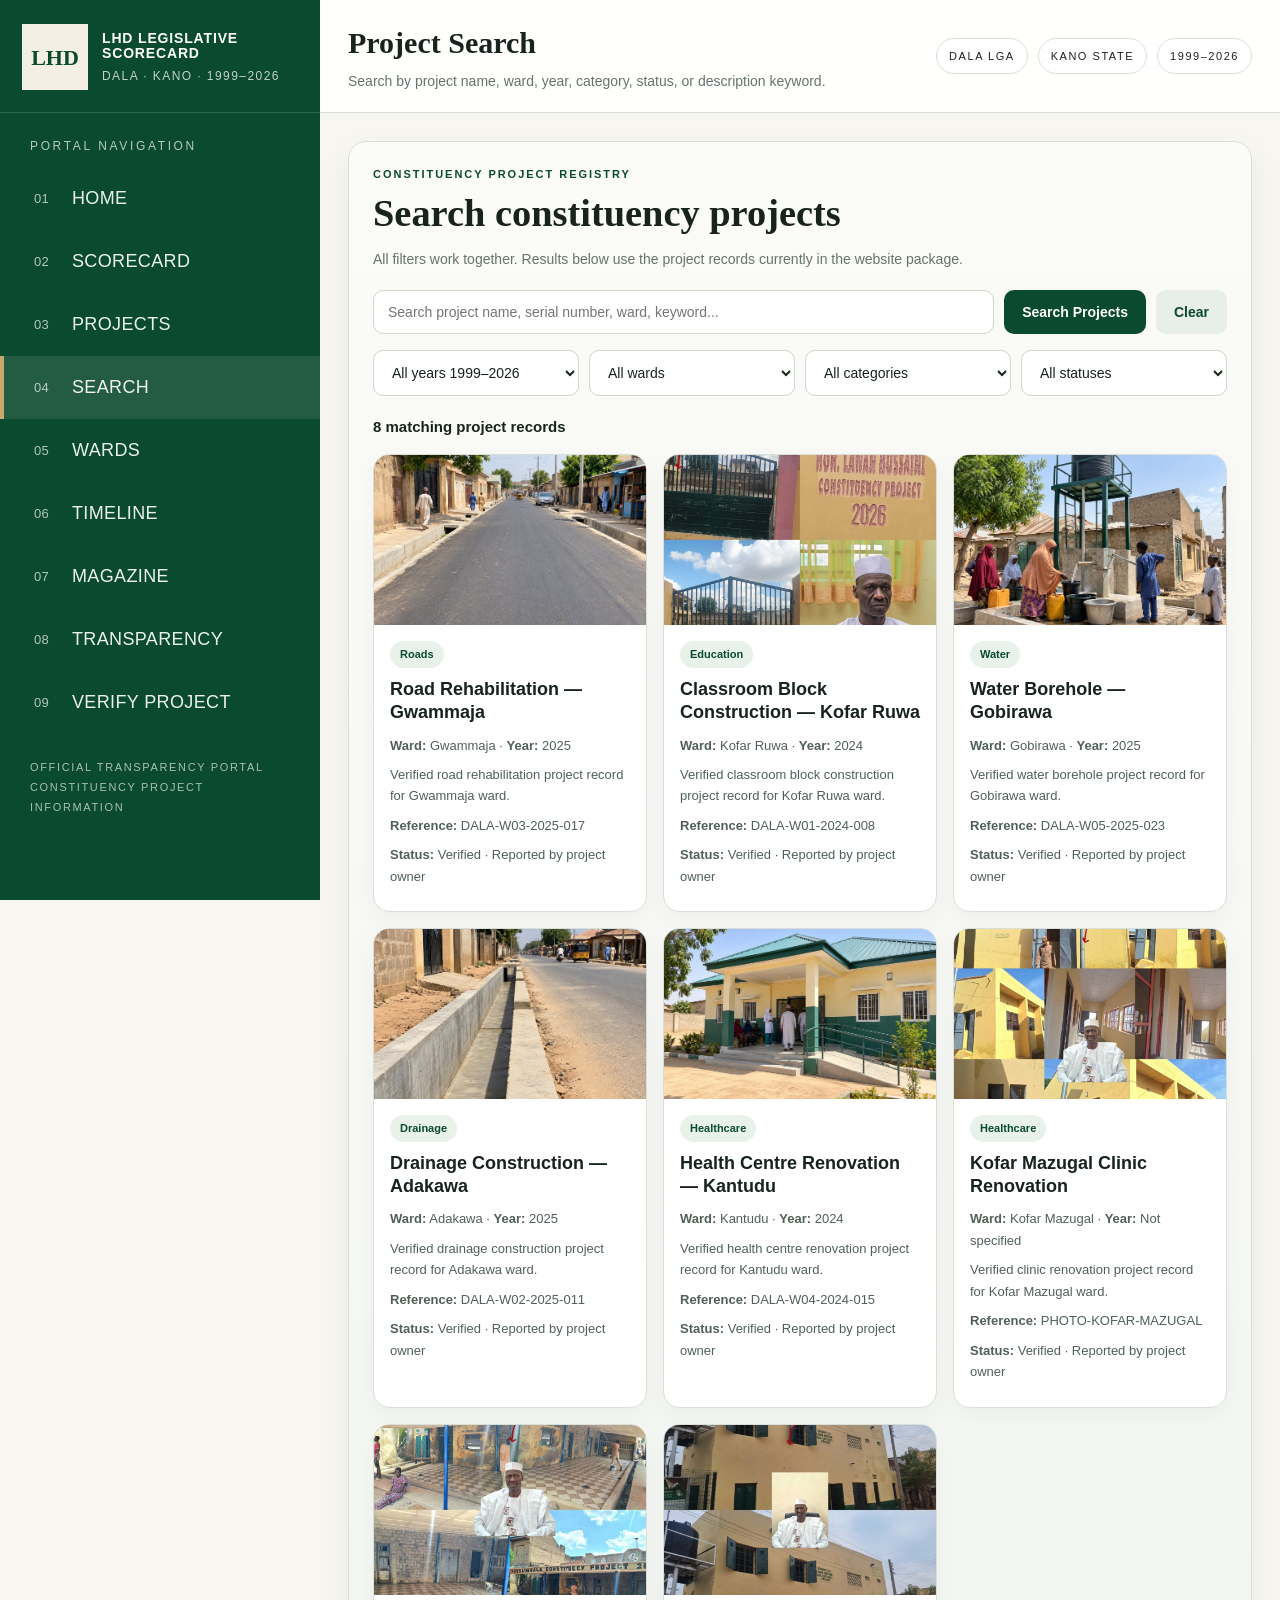
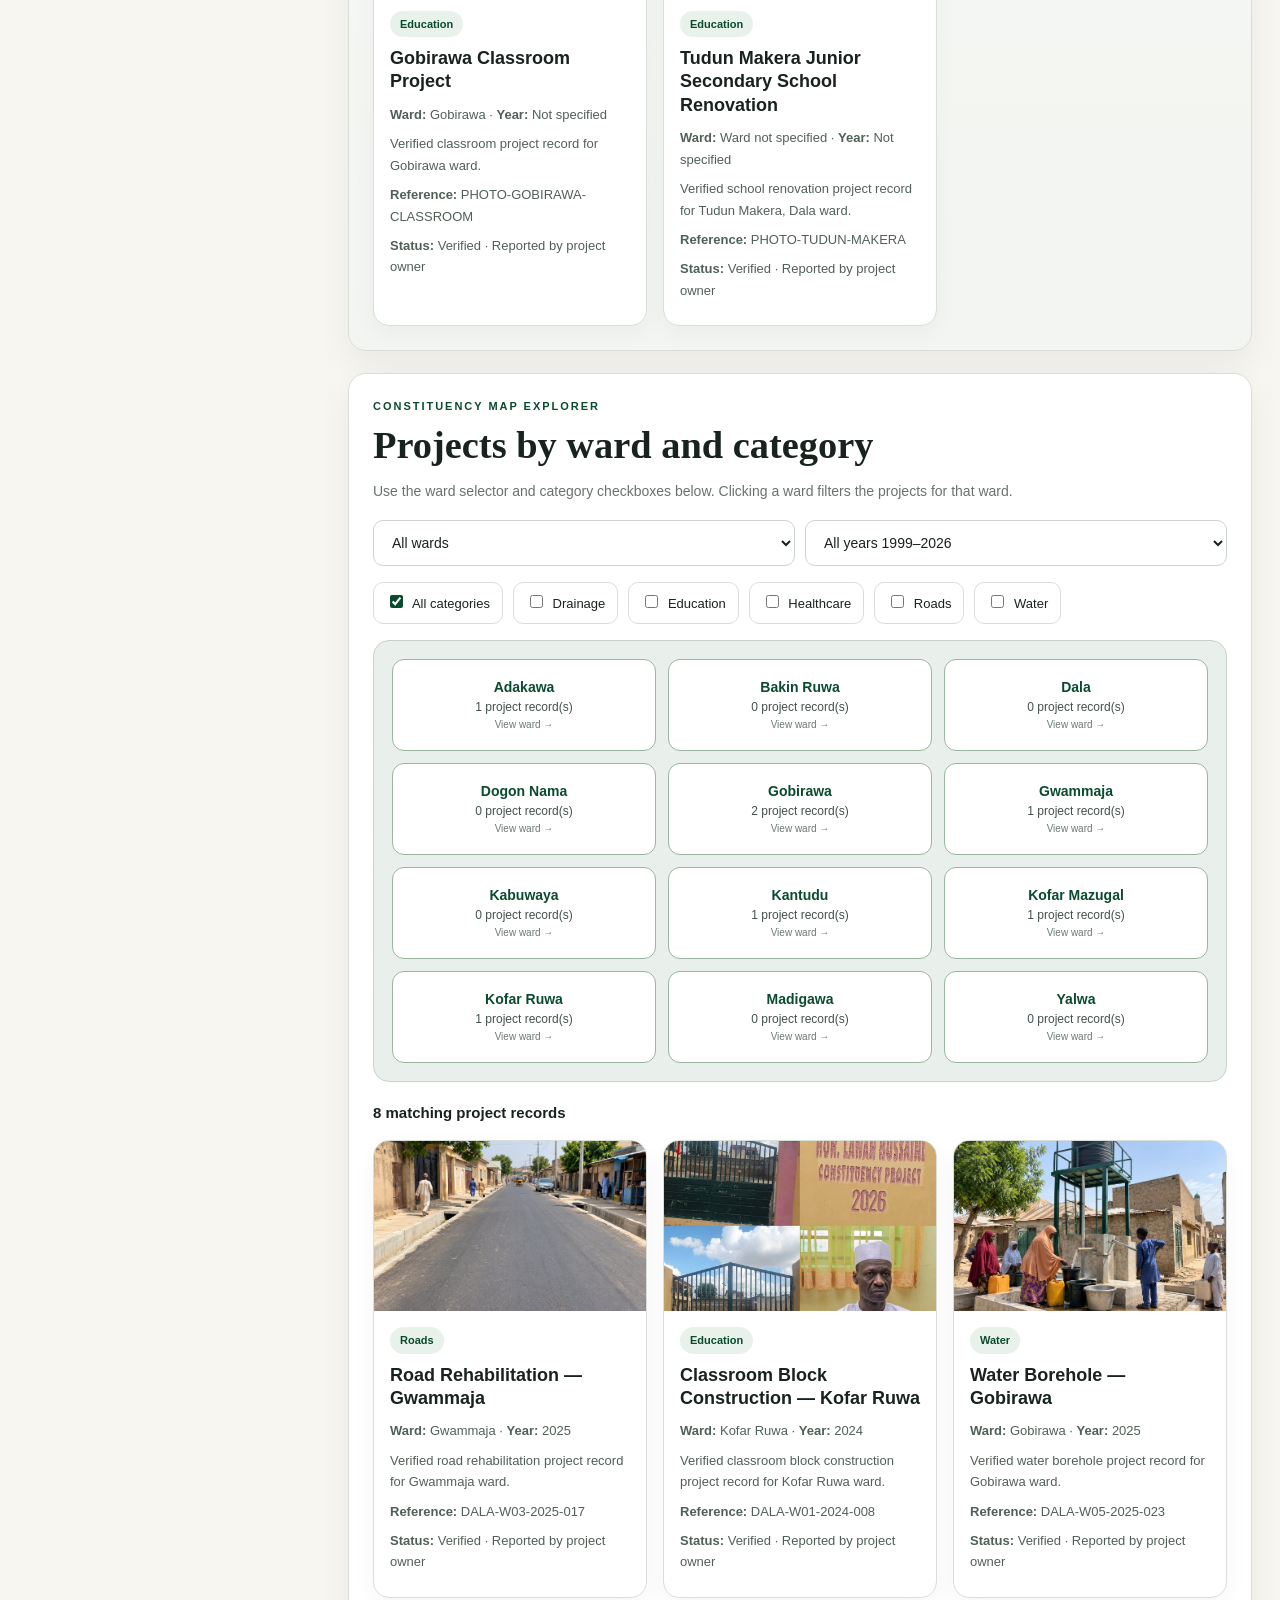
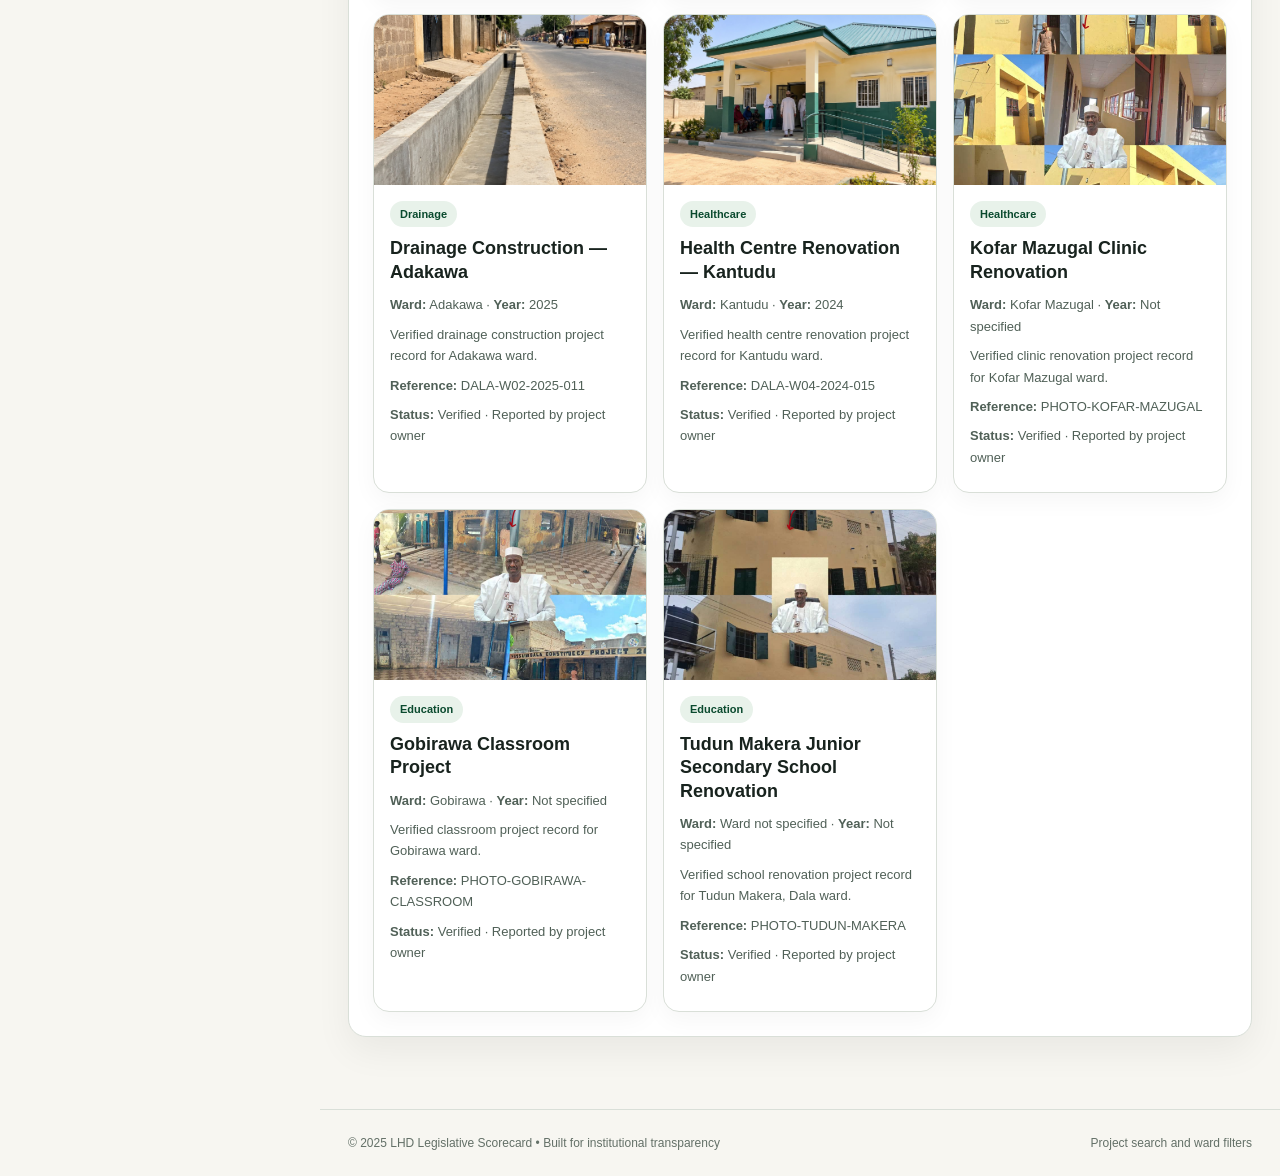
<file: search.html>
<!DOCTYPE html>

<html lang="en">
<head>
<meta charset="utf-8"/>
<meta content="width=device-width, initial-scale=1.0" name="viewport"/>
<title>Search | LHD Legislative Scorecard</title>
<link href="portal-shared.css" rel="stylesheet"/>
</head>
<body>
<div class="portal-shell">
<aside class="portal-sidebar">
<a class="brand" href="index.html">
<div class="brand-mark">LHD</div>
<div class="brand-text">LHD LEGISLATIVE<br/>SCORECARD<small>DALA · KANO · 1999–2026</small></div>
</a>
<div class="side-label">Portal Navigation</div>
<nav class="side-menu">
<a class="side-link" href="index.html"><span class="num">01</span><span>HOME</span></a>
<a class="side-link" href="scorecard.html"><span class="num">02</span><span>SCORECARD</span></a>
<a class="side-link" href="projects.html"><span class="num">03</span><span>PROJECTS</span></a>
<a class="side-link active" href="search.html"><span class="num">04</span><span>SEARCH</span></a>
<a class="side-link" href="wards.html"><span class="num">05</span><span>WARDS</span></a>
<a class="side-link" href="empowerment.html"><span class="num">06</span><span>TIMELINE</span></a>
<a class="side-link" href="magazine.html"><span class="num">07</span><span>MAGAZINE</span></a>
<a class="side-link" href="transparency.html"><span class="num">08</span><span>TRANSPARENCY</span></a>
<a class="side-link" href="verify-project.html"><span class="num">09</span><span>VERIFY PROJECT</span></a>
</nav>
<div class="side-bottom">Official Transparency Portal<br/>Constituency project information</div>
</aside>
<main class="portal-main">
<header class="topbar">
<div>
<button class="mobile-toggle" onclick="document.body.classList.toggle('nav-open')" type="button">☰ Menu</button>
<h1>Project Search</h1>
<p>Search by project name, ward, year, category, status, or description keyword.</p>
</div>
<div class="topbar-badges">
<span class="badge">Dala LGA</span>
<span class="badge">Kano State</span>
<span class="badge">1999–2026</span>
</div>
</header>
<div class="page-wrap lhd-v2">
<section class="panel soft" id="search">
<div class="overline">Constituency project registry</div>
<h2>Search constituency projects</h2>
<p class="muted">All filters work together. Results below use the project records currently in the website package.</p>
<form id="lhd-search-form">
<div class="searchbar">
<input aria-label="Search projects" class="lhd-control" id="lhd-query" placeholder="Search project name, serial number, ward, keyword..." type="search"/>
<button class="lhd-button" type="submit">Search Projects</button>
<button class="lhd-button secondary" id="lhd-clear" type="button">Clear</button>
</div>
<div class="lhd-filters">
<select aria-label="Filter by year" class="lhd-control" id="lhd-search-year"><option value="">All years 1999–2026</option></select>
<select aria-label="Filter by ward" class="lhd-control" id="lhd-search-ward"><option value="">All wards</option></select>
<select aria-label="Filter by category" class="lhd-control" id="lhd-search-category"><option value="">All categories</option></select>
<select aria-label="Filter by status" class="lhd-control" id="lhd-search-status"><option value="">All statuses</option></select>
</div>
</form>
<div aria-live="polite" class="lhd-result-title" id="lhd-search-count"></div>
<div class="lhd-project-grid" id="lhd-search-results"></div>
</section>
<section class="panel" id="lhd-map">
<div class="overline">Constituency map explorer</div>
<h2>Projects by ward and category</h2>
<p class="muted">Use the ward selector and category checkboxes below. Clicking a ward filters the projects for that ward.</p>
<div class="lhd-filters">
<select class="lhd-control" id="map-ward"><option value="">All wards</option></select>
<select class="lhd-control" id="map-year"><option value="">All years 1999–2026</option></select>
</div>
<div class="lhd-checks" id="map-categories"></div>
<div aria-label="Interactive ward selector" class="lhd-schematic" id="lhd-ward-schematic"></div>
<div aria-live="polite" class="lhd-result-title" id="lhd-map-count"></div>
<div class="lhd-project-grid" id="lhd-map-results"></div>
</section>
</div>
<footer class="page-footer">
<span>© 2025 LHD Legislative Scorecard • Built for institutional transparency</span>
<span>Project search and ward filters</span>
</footer>
</main>
</div>
<script src="project-data.js"></script>
<script src="explorer.js"></script>
</body>
</html>
</file>
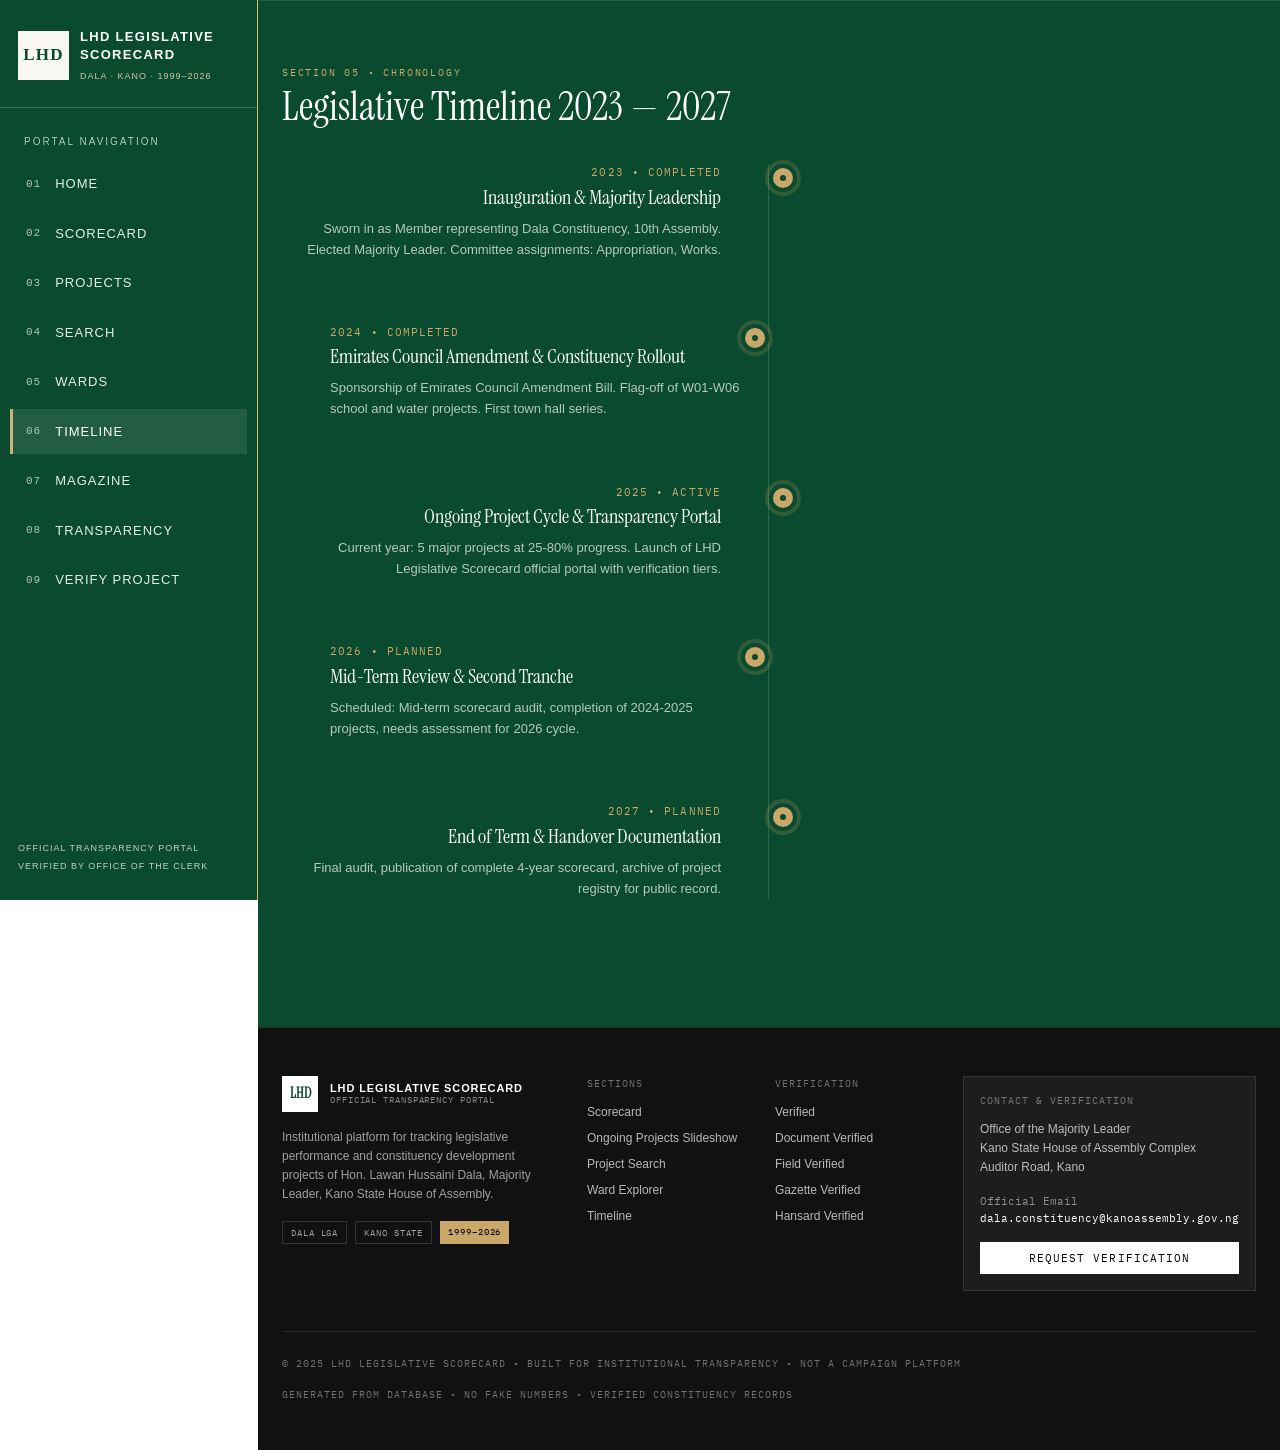
<file: timeline.html>
<!DOCTYPE html>

<!-- saved from url=(0165)https://1307217605815546.a.metaaiusercontent.com/html?artifact_uuid=0e31f547-75e9-4045-9ec8-34f5b1154457&ext=1792530000&hash=Q5fpDAGmw5QOcszd_OESKxA7EoYY&theme=light -->
<html lang="en"><head><meta content="text/html; charset=utf-8" http-equiv="Content-Type"/><style>
@font-face {
  font-family: "Optimistic";
  font-style: normal;
  font-weight: 400 600;
  font-display: swap;
  src: url("/fonts/OptimisticAI_VF_Optimized.woff2") format("woff2");
}
@font-face {
  font-family: "Optimistic Mono";
  font-style: normal;
  font-weight: 400;
  font-display: swap;
  src: url("/fonts/OptimisticMono_W_TextRegular.woff2") format("woff2");
}
:where(html) {
  font-family: "Optimistic", system-ui, sans-serif;
}
:where(code, pre, kbd, samp) {
  font-family: "Optimistic Mono", ui-monospace, monospace;
}
</style>
<meta content="width=device-width, initial-scale=1" name="viewport"/>
<title>Timeline | LHD Legislative Scorecard</title>
<style>*,:after,:before{--tw-border-spacing-x:0;--tw-border-spacing-y:0;--tw-translate-x:0;--tw-translate-y:0;--tw-rotate:0;--tw-skew-x:0;--tw-skew-y:0;--tw-scale-x:1;--tw-scale-y:1;--tw-pan-x: ;--tw-pan-y: ;--tw-pinch-zoom: ;--tw-scroll-snap-strictness:proximity;--tw-gradient-from-position: ;--tw-gradient-via-position: ;--tw-gradient-to-position: ;--tw-ordinal: ;--tw-slashed-zero: ;--tw-numeric-figure: ;--tw-numeric-spacing: ;--tw-numeric-fraction: ;--tw-ring-inset: ;--tw-ring-offset-width:0px;--tw-ring-offset-color:#fff;--tw-ring-color:rgba(59,130,246,.5);--tw-ring-offset-shadow:0 0 #0000;--tw-ring-shadow:0 0 #0000;--tw-shadow:0 0 #0000;--tw-shadow-colored:0 0 #0000;--tw-blur: ;--tw-brightness: ;--tw-contrast: ;--tw-grayscale: ;--tw-hue-rotate: ;--tw-invert: ;--tw-saturate: ;--tw-sepia: ;--tw-drop-shadow: ;--tw-backdrop-blur: ;--tw-backdrop-brightness: ;--tw-backdrop-contrast: ;--tw-backdrop-grayscale: ;--tw-backdrop-hue-rotate: ;--tw-backdrop-invert: ;--tw-backdrop-opacity: ;--tw-backdrop-saturate: ;--tw-backdrop-sepia: ;--tw-contain-size: ;--tw-contain-layout: ;--tw-contain-paint: ;--tw-contain-style: }::backdrop{--tw-border-spacing-x:0;--tw-border-spacing-y:0;--tw-translate-x:0;--tw-translate-y:0;--tw-rotate:0;--tw-skew-x:0;--tw-skew-y:0;--tw-scale-x:1;--tw-scale-y:1;--tw-pan-x: ;--tw-pan-y: ;--tw-pinch-zoom: ;--tw-scroll-snap-strictness:proximity;--tw-gradient-from-position: ;--tw-gradient-via-position: ;--tw-gradient-to-position: ;--tw-ordinal: ;--tw-slashed-zero: ;--tw-numeric-figure: ;--tw-numeric-spacing: ;--tw-numeric-fraction: ;--tw-ring-inset: ;--tw-ring-offset-width:0px;--tw-ring-offset-color:#fff;--tw-ring-color:rgba(59,130,246,.5);--tw-ring-offset-shadow:0 0 #0000;--tw-ring-shadow:0 0 #0000;--tw-shadow:0 0 #0000;--tw-shadow-colored:0 0 #0000;--tw-blur: ;--tw-brightness: ;--tw-contrast: ;--tw-grayscale: ;--tw-hue-rotate: ;--tw-invert: ;--tw-saturate: ;--tw-sepia: ;--tw-drop-shadow: ;--tw-backdrop-blur: ;--tw-backdrop-brightness: ;--tw-backdrop-contrast: ;--tw-backdrop-grayscale: ;--tw-backdrop-hue-rotate: ;--tw-backdrop-invert: ;--tw-backdrop-opacity: ;--tw-backdrop-saturate: ;--tw-backdrop-sepia: ;--tw-contain-size: ;--tw-contain-layout: ;--tw-contain-paint: ;--tw-contain-style: }/*! tailwindcss v3.4.18 | MIT License | https://tailwindcss.com*/*,:after,:before{box-sizing:border-box;border:0 solid #e5e7eb}:after,:before{--tw-content:""}:host,html{line-height:1.5;-webkit-text-size-adjust:100%;-moz-tab-size:4;-o-tab-size:4;tab-size:4;font-family:ui-sans-serif,system-ui,sans-serif,Apple Color Emoji,Segoe UI Emoji,Segoe UI Symbol,Noto Color Emoji;font-feature-settings:normal;font-variation-settings:normal;-webkit-tap-highlight-color:transparent}body{line-height:inherit}hr{height:0;color:inherit;border-top-width:1px}abbr:where([title]){-webkit-text-decoration:underline dotted;text-decoration:underline dotted}h1,h2,h3,h4,h5,h6{font-size:inherit;font-weight:inherit}a{color:inherit;text-decoration:inherit}b,strong{font-weight:bolder}code,kbd,pre,samp{font-family:ui-monospace,SFMono-Regular,Menlo,Monaco,Consolas,Liberation Mono,Courier New,monospace;font-feature-settings:normal;font-variation-settings:normal;font-size:1em}small{font-size:80%}sub,sup{font-size:75%;line-height:0;position:relative;vertical-align:baseline}sub{bottom:-.25em}sup{top:-.5em}table{text-indent:0;border-color:inherit;border-collapse:collapse}button,input,optgroup,select,textarea{font-family:inherit;font-feature-settings:inherit;font-variation-settings:inherit;font-size:100%;font-weight:inherit;line-height:inherit;letter-spacing:inherit;color:inherit;margin:0;padding:0}button,select{text-transform:none}button,input:where([type=button]),input:where([type=reset]),input:where([type=submit]){-webkit-appearance:button;background-color:transparent;background-image:none}:-moz-focusring{outline:auto}:-moz-ui-invalid{box-shadow:none}progress{vertical-align:baseline}::-webkit-inner-spin-button,::-webkit-outer-spin-button{height:auto}[type=search]{-webkit-appearance:textfield;outline-offset:-2px}::-webkit-search-decoration{-webkit-appearance:none}::-webkit-file-upload-button{-webkit-appearance:button;font:inherit}summary{display:list-item}blockquote,dd,dl,figure,h1,h2,h3,h4,h5,h6,hr,p,pre{margin:0}fieldset{margin:0}fieldset,legend{padding:0}menu,ol,ul{list-style:none;margin:0;padding:0}dialog{padding:0}textarea{resize:vertical}input::-moz-placeholder,textarea::-moz-placeholder{opacity:1;color:#9ca3af}input::placeholder,textarea::placeholder{opacity:1;color:#9ca3af}[role=button],button{cursor:pointer}:disabled{cursor:default}audio,canvas,embed,iframe,img,object,svg,video{display:block;vertical-align:middle}img,video{max-width:100%;height:auto}[hidden]:where(:not([hidden=until-found])){display:none}.fixed{position:fixed}.absolute{position:absolute}.relative{position:relative}.sticky{position:sticky}.inset-0{inset:0}.-bottom-10{bottom:-2.5rem}.-left-10{left:-2.5rem}.-right-8{right:-2rem}.-top-8{top:-2rem}.bottom-0{bottom:0}.bottom-3{bottom:.75rem}.left-0{left:0}.left-2{left:.5rem}.left-3{left:.75rem}.left-\[14px\]{left:14px}.right-0{right:0}.right-2{right:.5rem}.right-3{right:.75rem}.top-0{top:0}.top-1\/2{top:50%}.top-3{top:.75rem}.-z-10{z-index:-10}.z-10{z-index:10}.z-50{z-index:50}.mx-1{margin-left:.25rem;margin-right:.25rem}.mx-auto{margin-left:auto;margin-right:auto}.mb-1{margin-bottom:.25rem}.mb-10{margin-bottom:2.5rem}.mb-2{margin-bottom:.5rem}.mb-3{margin-bottom:.75rem}.mb-5{margin-bottom:1.25rem}.mb-8{margin-bottom:2rem}.ml-2{margin-left:.5rem}.ml-3{margin-left:.75rem}.ml-4{margin-left:1rem}.mt-1{margin-top:.25rem}.mt-10{margin-top:2.5rem}.mt-2{margin-top:.5rem}.mt-3{margin-top:.75rem}.mt-4{margin-top:1rem}.mt-5{margin-top:1.25rem}.mt-6{margin-top:1.5rem}.mt-8{margin-top:2rem}.mt-auto{margin-top:auto}.line-clamp-2{-webkit-line-clamp:2}.line-clamp-2,.line-clamp-4{overflow:hidden;display:-webkit-box;-webkit-box-orient:vertical}.line-clamp-4{-webkit-line-clamp:4}.block{display:block}.flex{display:flex}.inline-flex{display:inline-flex}.grid{display:grid}.hidden{display:none}.aspect-\[16\/10\]{aspect-ratio:16/10}.aspect-\[4\/3\]{aspect-ratio:4/3}.h-1{height:.25rem}.h-1\.5{height:.375rem}.h-10{height:2.5rem}.h-11{height:2.75rem}.h-2{height:.5rem}.h-3{height:.75rem}.h-3\.5{height:.875rem}.h-4{height:1rem}.h-5{height:1.25rem}.h-6{height:1.5rem}.h-7{height:1.75rem}.h-8{height:2rem}.h-9{height:2.25rem}.h-\[180px\]{height:180px}.h-\[220px\]{height:220px}.h-\[2px\]{height:2px}.h-\[48px\]{height:48px}.h-\[64px\]{height:64px}.h-\[72px\]{height:72px}.h-full{height:100%}.h-px{height:1px}.min-h-\[128px\]{min-height:128px}.min-h-\[260px\]{min-height:260px}.min-h-screen{min-height:100vh}.w-1{width:.25rem}.w-1\.5{width:.375rem}.w-10{width:2.5rem}.w-2{width:.5rem}.w-3\.5{width:.875rem}.w-5{width:1.25rem}.w-6{width:1.5rem}.w-7{width:1.75rem}.w-8{width:2rem}.w-9{width:2.25rem}.w-\[180px\]{width:180px}.w-\[220px\]{width:220px}.w-\[72px\]{width:72px}.w-full{width:100%}.w-px{width:1px}.max-w-\[1280px\]{max-width:1280px}.max-w-\[360px\]{max-width:360px}.max-w-\[560px\]{max-width:560px}.max-w-\[620px\]{max-width:620px}.max-w-\[640px\]{max-width:640px}.max-w-\[900px\]{max-width:900px}.flex-1{flex:1 1 0%}.shrink-0{flex-shrink:0}.-translate-y-1\/2{--tw-translate-y:-50%;transform:translate(var(--tw-translate-x),var(--tw-translate-y)) rotate(var(--tw-rotate)) skewX(var(--tw-skew-x)) skewY(var(--tw-skew-y)) scaleX(var(--tw-scale-x)) scaleY(var(--tw-scale-y))}@keyframes pulse{50%{opacity:.5}}.animate-pulse{animation:pulse 2s cubic-bezier(.4,0,.6,1) infinite}.cursor-pointer{cursor:pointer}.list-disc{list-style-type:disc}.grid-cols-1{grid-template-columns:repeat(1,minmax(0,1fr))}.grid-cols-2{grid-template-columns:repeat(2,minmax(0,1fr))}.grid-cols-3{grid-template-columns:repeat(3,minmax(0,1fr))}.grid-cols-6{grid-template-columns:repeat(6,minmax(0,1fr))}.flex-col{flex-direction:column}.flex-wrap{flex-wrap:wrap}.items-start{align-items:flex-start}.items-end{align-items:flex-end}.items-center{align-items:center}.justify-center{justify-content:center}.justify-between{justify-content:space-between}.gap-1{gap:.25rem}.gap-1\.5{gap:.375rem}.gap-2{gap:.5rem}.gap-2\.5{gap:.625rem}.gap-3{gap:.75rem}.gap-4{gap:1rem}.gap-6{gap:1.5rem}.gap-7{gap:1.75rem}.gap-8{gap:2rem}.space-y-2>:not([hidden])~:not([hidden]){--tw-space-y-reverse:0;margin-top:calc(.5rem*(1 - var(--tw-space-y-reverse)));margin-bottom:calc(.5rem*var(--tw-space-y-reverse))}.space-y-3>:not([hidden])~:not([hidden]){--tw-space-y-reverse:0;margin-top:calc(.75rem*(1 - var(--tw-space-y-reverse)));margin-bottom:calc(.75rem*var(--tw-space-y-reverse))}.space-y-4>:not([hidden])~:not([hidden]){--tw-space-y-reverse:0;margin-top:calc(1rem*(1 - var(--tw-space-y-reverse)));margin-bottom:calc(1rem*var(--tw-space-y-reverse))}.self-start{align-self:flex-start}.overflow-hidden,.truncate{overflow:hidden}.truncate{text-overflow:ellipsis}.truncate,.whitespace-nowrap{white-space:nowrap}.rounded-full{border-radius:9999px}.border{border-width:1px}.border-2{border-width:2px}.border-4{border-width:4px}.border-b{border-bottom-width:1px}.border-l{border-left-width:1px}.border-l-2{border-left-width:2px}.border-t{border-top-width:1px}.border-\[\#0a4a2e\]{--tw-border-opacity:1;border-color:rgb(10 74 46/var(--tw-border-opacity,1))}.border-\[\#c9a86a\]{--tw-border-opacity:1;border-color:rgb(201 168 106/var(--tw-border-opacity,1))}.border-\[\#c9a86a\]\/20{border-color:hsla(39,47%,60%,.2)}.border-\[\#c9a86a\]\/30{border-color:hsla(39,47%,60%,.3)}.border-amber-200{--tw-border-opacity:1;border-color:rgb(253 230 138/var(--tw-border-opacity,1))}.border-amber-300{--tw-border-opacity:1;border-color:rgb(252 211 77/var(--tw-border-opacity,1))}.border-black\/10{border-color:rgba(0,0,0,.1)}.border-black\/15{border-color:rgba(0,0,0,.15)}.border-black\/20{border-color:rgba(0,0,0,.2)}.border-blue-300{--tw-border-opacity:1;border-color:rgb(147 197 253/var(--tw-border-opacity,1))}.border-current{border-color:currentColor}.border-green-300{--tw-border-opacity:1;border-color:rgb(134 239 172/var(--tw-border-opacity,1))}.border-white{--tw-border-opacity:1;border-color:rgb(255 255 255/var(--tw-border-opacity,1))}.border-white\/10{border-color:hsla(0,0%,100%,.1)}.border-white\/15{border-color:hsla(0,0%,100%,.15)}.border-white\/20{border-color:hsla(0,0%,100%,.2)}.bg-\[\#0a4a2e\]{--tw-bg-opacity:1;background-color:rgb(10 74 46/var(--tw-bg-opacity,1))}.bg-\[\#0a4a2e\]\/\[0\.04\]{background-color:rgba(10,74,46,.04)}.bg-\[\#111\]{--tw-bg-opacity:1;background-color:rgb(17 17 17/var(--tw-bg-opacity,1))}.bg-\[\#c9a86a\]{--tw-bg-opacity:1;background-color:rgb(201 168 106/var(--tw-bg-opacity,1))}.bg-\[\#c9a86a\]\/10{background-color:hsla(39,47%,60%,.1)}.bg-\[\#c9a86a\]\/15{background-color:hsla(39,47%,60%,.15)}.bg-\[\#c9a86a\]\/40{background-color:hsla(39,47%,60%,.4)}.bg-\[\#e9e6dc\]{--tw-bg-opacity:1;background-color:rgb(233 230 220/var(--tw-bg-opacity,1))}.bg-\[\#f0efe9\]{--tw-bg-opacity:1;background-color:rgb(240 239 233/var(--tw-bg-opacity,1))}.bg-\[\#f8f7f2\]{--tw-bg-opacity:1;background-color:rgb(248 247 242/var(--tw-bg-opacity,1))}.bg-amber-50{--tw-bg-opacity:1;background-color:rgb(255 251 235/var(--tw-bg-opacity,1))}.bg-amber-500{--tw-bg-opacity:1;background-color:rgb(245 158 11/var(--tw-bg-opacity,1))}.bg-black{--tw-bg-opacity:1;background-color:rgb(0 0 0/var(--tw-bg-opacity,1))}.bg-black\/10{background-color:rgba(0,0,0,.1)}.bg-black\/20{background-color:rgba(0,0,0,.2)}.bg-blue-50{--tw-bg-opacity:1;background-color:rgb(239 246 255/var(--tw-bg-opacity,1))}.bg-blue-500{--tw-bg-opacity:1;background-color:rgb(59 130 246/var(--tw-bg-opacity,1))}.bg-green-50{--tw-bg-opacity:1;background-color:rgb(240 253 244/var(--tw-bg-opacity,1))}.bg-green-600{--tw-bg-opacity:1;background-color:rgb(22 163 74/var(--tw-bg-opacity,1))}.bg-transparent{background-color:transparent}.bg-white{--tw-bg-opacity:1;background-color:rgb(255 255 255/var(--tw-bg-opacity,1))}.bg-white\/10{background-color:hsla(0,0%,100%,.1)}.bg-white\/15{background-color:hsla(0,0%,100%,.15)}.bg-white\/20{background-color:hsla(0,0%,100%,.2)}.bg-white\/30{background-color:hsla(0,0%,100%,.3)}.bg-white\/5{background-color:hsla(0,0%,100%,.05)}.bg-white\/90{background-color:hsla(0,0%,100%,.9)}.bg-white\/95{background-color:hsla(0,0%,100%,.95)}.bg-gradient-to-t{background-image:linear-gradient(to top,var(--tw-gradient-stops))}.from-black\/70{--tw-gradient-from:rgba(0,0,0,.7) var(--tw-gradient-from-position);--tw-gradient-to:transparent var(--tw-gradient-to-position);--tw-gradient-stops:var(--tw-gradient-from),var(--tw-gradient-to)}.to-transparent{--tw-gradient-to:transparent var(--tw-gradient-to-position)}.object-cover{-o-object-fit:cover;object-fit:cover}.p-0\.5{padding:.125rem}.p-2{padding:.5rem}.p-3{padding:.75rem}.p-4{padding:1rem}.p-5{padding:1.25rem}.p-6{padding:1.5rem}.px-1\.5{padding-left:.375rem;padding-right:.375rem}.px-2{padding-left:.5rem;padding-right:.5rem}.px-2\.5{padding-left:.625rem;padding-right:.625rem}.px-3{padding-left:.75rem;padding-right:.75rem}.px-4{padding-left:1rem;padding-right:1rem}.px-5{padding-left:1.25rem;padding-right:1.25rem}.px-6{padding-left:1.5rem;padding-right:1.5rem}.py-0\.5{padding-top:.125rem;padding-bottom:.125rem}.py-1{padding-top:.25rem;padding-bottom:.25rem}.py-1\.5{padding-top:.375rem;padding-bottom:.375rem}.py-10{padding-top:2.5rem;padding-bottom:2.5rem}.py-2{padding-top:.5rem;padding-bottom:.5rem}.pb-8{padding-bottom:2rem}.pl-4{padding-left:1rem}.pl-5{padding-left:1.25rem}.pl-\[54px\]{padding-left:54px}.pr-4{padding-right:1rem}.pt-10{padding-top:2.5rem}.pt-3{padding-top:.75rem}.pt-4{padding-top:1rem}.pt-6{padding-top:1.5rem}.text-left{text-align:left}.text-center{text-align:center}.text-right{text-align:right}.font-mono{font-family:ui-monospace,SFMono-Regular,Menlo,Monaco,Consolas,Liberation Mono,Courier New,monospace}.font-sans{font-family:ui-sans-serif,system-ui,sans-serif,Apple Color Emoji,Segoe UI Emoji,Segoe UI Symbol,Noto Color Emoji}.font-serif{font-family:ui-serif,Georgia,Cambria,Times New Roman,Times,serif}.text-\[10px\]{font-size:10px}.text-\[11px\]{font-size:11px}.text-\[12px\]{font-size:12px}.text-\[13px\]{font-size:13px}.text-\[14px\]{font-size:14px}.text-\[16px\]{font-size:16px}.text-\[17px\]{font-size:17px}.text-\[18px\]{font-size:18px}.text-\[20px\]{font-size:20px}.text-\[22px\]{font-size:22px}.text-\[28px\]{font-size:28px}.text-\[30px\]{font-size:30px}.text-\[32px\]{font-size:32px}.text-\[42px\]{font-size:42px}.text-\[9px\]{font-size:9px}.font-bold{font-weight:700}.font-medium{font-weight:500}.font-normal{font-weight:400}.uppercase{text-transform:uppercase}.italic{font-style:italic}.leading-\[0\.95\]{line-height:.95}.leading-\[0\.9\]{line-height:.9}.leading-\[1\.05\]{line-height:1.05}.leading-\[1\.15\]{line-height:1.15}.leading-\[1\.3\]{line-height:1.3}.leading-\[1\.5\]{line-height:1.5}.leading-\[1\.6\]{line-height:1.6}.leading-none{line-height:1}.leading-relaxed{line-height:1.625}.leading-tight{line-height:1.25}.tracking-\[-0\.01em\]{letter-spacing:-.01em}.tracking-\[-0\.02em\]{letter-spacing:-.02em}.tracking-\[0\.08em\]{letter-spacing:.08em}.tracking-\[0\.14em\]{letter-spacing:.14em}.tracking-\[0\.18em\]{letter-spacing:.18em}.tracking-\[0\.2em\]{letter-spacing:.2em}.tracking-tighter{letter-spacing:-.05em}.tracking-wide{letter-spacing:.025em}.tracking-widest{letter-spacing:.1em}.text-\[\#0a4a2e\]{--tw-text-opacity:1;color:rgb(10 74 46/var(--tw-text-opacity,1))}.text-\[\#1a1a1a\]{--tw-text-opacity:1;color:rgb(26 26 26/var(--tw-text-opacity,1))}.text-\[\#6b4e1f\]{--tw-text-opacity:1;color:rgb(107 78 31/var(--tw-text-opacity,1))}.text-\[\#7a5e2e\]{--tw-text-opacity:1;color:rgb(122 94 46/var(--tw-text-opacity,1))}.text-\[\#c9a86a\]{--tw-text-opacity:1;color:rgb(201 168 106/var(--tw-text-opacity,1))}.text-amber-800{--tw-text-opacity:1;color:rgb(146 64 14/var(--tw-text-opacity,1))}.text-black{--tw-text-opacity:1;color:rgb(0 0 0/var(--tw-text-opacity,1))}.text-black\/30{color:rgba(0,0,0,.3)}.text-black\/40{color:rgba(0,0,0,.4)}.text-black\/50{color:rgba(0,0,0,.5)}.text-black\/60{color:rgba(0,0,0,.6)}.text-black\/65{color:rgba(0,0,0,.65)}.text-black\/70{color:rgba(0,0,0,.7)}.text-black\/80{color:rgba(0,0,0,.8)}.text-blue-800{--tw-text-opacity:1;color:rgb(30 64 175/var(--tw-text-opacity,1))}.text-green-800{--tw-text-opacity:1;color:rgb(22 101 52/var(--tw-text-opacity,1))}.text-white{--tw-text-opacity:1;color:rgb(255 255 255/var(--tw-text-opacity,1))}.text-white\/40{color:hsla(0,0%,100%,.4)}.text-white\/50{color:hsla(0,0%,100%,.5)}.text-white\/60{color:hsla(0,0%,100%,.6)}.text-white\/70{color:hsla(0,0%,100%,.7)}.antialiased{-webkit-font-smoothing:antialiased;-moz-osx-font-smoothing:grayscale}.accent-\[\#0a4a2e\]{accent-color:#0a4a2e}.opacity-30{opacity:.3}.opacity-90{opacity:.9}.opacity-\[0\.06\]{opacity:.06}.shadow{--tw-shadow:0 1px 3px 0 rgba(0,0,0,.1),0 1px 2px -1px rgba(0,0,0,.1);--tw-shadow-colored:0 1px 3px 0 var(--tw-shadow-color),0 1px 2px -1px var(--tw-shadow-color)}.shadow,.shadow-\[0_0_0_4px_rgba\(201\2c 168\2c 106\2c 0\.2\)\]{box-shadow:var(--tw-ring-offset-shadow,0 0 #0000),var(--tw-ring-shadow,0 0 #0000),var(--tw-shadow)}.shadow-\[0_0_0_4px_rgba\(201\2c 168\2c 106\2c 0\.2\)\]{--tw-shadow:0 0 0 4px hsla(39,47%,60%,.2);--tw-shadow-colored:0 0 0 4px var(--tw-shadow-color)}.shadow-\[0_10px_40px_rgba\(0\2c 0\2c 0\2c 0\.06\)\]{--tw-shadow:0 10px 40px rgba(0,0,0,.06);--tw-shadow-colored:0 10px 40px var(--tw-shadow-color);box-shadow:var(--tw-ring-offset-shadow,0 0 #0000),var(--tw-ring-shadow,0 0 #0000),var(--tw-shadow)}.filter{filter:var(--tw-blur) var(--tw-brightness) var(--tw-contrast) var(--tw-grayscale) var(--tw-hue-rotate) var(--tw-invert) var(--tw-saturate) var(--tw-sepia) var(--tw-drop-shadow)}.backdrop-blur{--tw-backdrop-blur:blur(8px);backdrop-filter:var(--tw-backdrop-blur) var(--tw-backdrop-brightness) var(--tw-backdrop-contrast) var(--tw-backdrop-grayscale) var(--tw-backdrop-hue-rotate) var(--tw-backdrop-invert) var(--tw-backdrop-opacity) var(--tw-backdrop-saturate) var(--tw-backdrop-sepia)}.transition{transition-property:color,background-color,border-color,text-decoration-color,fill,stroke,opacity,box-shadow,transform,filter,backdrop-filter;transition-timing-function:cubic-bezier(.4,0,.2,1);transition-duration:.15s}.transition-all{transition-property:all;transition-timing-function:cubic-bezier(.4,0,.2,1);transition-duration:.15s}.transition-colors{transition-property:color,background-color,border-color,text-decoration-color,fill,stroke;transition-timing-function:cubic-bezier(.4,0,.2,1);transition-duration:.15s}.duration-500{transition-duration:.5s}.duration-700{transition-duration:.7s}#root,body,html{min-height:100%}body{margin:0;font-family:Inter,ui-sans-serif,system-ui,-apple-system,BlinkMacSystemFont,Segoe UI,sans-serif}[role=button]:not([aria-disabled=true]),button:not(:disabled),label[for],select:not(:disabled),summary{cursor:pointer}.selection\:bg-\[\#0a4a2e\] ::-moz-selection{--tw-bg-opacity:1;background-color:rgb(10 74 46/var(--tw-bg-opacity,1))}.selection\:bg-\[\#0a4a2e\] ::selection{--tw-bg-opacity:1;background-color:rgb(10 74 46/var(--tw-bg-opacity,1))}.selection\:text-white ::-moz-selection{--tw-text-opacity:1;color:rgb(255 255 255/var(--tw-text-opacity,1))}.selection\:text-white ::selection{--tw-text-opacity:1;color:rgb(255 255 255/var(--tw-text-opacity,1))}.selection\:bg-\[\#0a4a2e\]::-moz-selection{--tw-bg-opacity:1;background-color:rgb(10 74 46/var(--tw-bg-opacity,1))}.selection\:bg-\[\#0a4a2e\]::selection{--tw-bg-opacity:1;background-color:rgb(10 74 46/var(--tw-bg-opacity,1))}.selection\:text-white::-moz-selection{--tw-text-opacity:1;color:rgb(255 255 255/var(--tw-text-opacity,1))}.selection\:text-white::selection{--tw-text-opacity:1;color:rgb(255 255 255/var(--tw-text-opacity,1))}.placeholder\:text-black\/30::-moz-placeholder{color:rgba(0,0,0,.3)}.placeholder\:text-black\/30::placeholder{color:rgba(0,0,0,.3)}.hover\:border-\[\#0a4a2e\]:hover{--tw-border-opacity:1;border-color:rgb(10 74 46/var(--tw-border-opacity,1))}.hover\:border-black:hover{--tw-border-opacity:1;border-color:rgb(0 0 0/var(--tw-border-opacity,1))}.hover\:bg-black:hover{--tw-bg-opacity:1;background-color:rgb(0 0 0/var(--tw-bg-opacity,1))}.hover\:bg-black\/40:hover{background-color:rgba(0,0,0,.4)}.hover\:bg-white:hover{--tw-bg-opacity:1;background-color:rgb(255 255 255/var(--tw-bg-opacity,1))}.hover\:bg-white\/15:hover{background-color:hsla(0,0%,100%,.15)}.hover\:text-\[\#0a4a2e\]:hover{--tw-text-opacity:1;color:rgb(10 74 46/var(--tw-text-opacity,1))}.hover\:text-white:hover{--tw-text-opacity:1;color:rgb(255 255 255/var(--tw-text-opacity,1))}.hover\:shadow-\[0_6px_20px_rgba\(0\2c 0\2c 0\2c 0\.06\)\]:hover{--tw-shadow:0 6px 20px rgba(0,0,0,.06);--tw-shadow-colored:0 6px 20px var(--tw-shadow-color);box-shadow:var(--tw-ring-offset-shadow,0 0 #0000),var(--tw-ring-shadow,0 0 #0000),var(--tw-shadow)}.focus\:border-\[\#0a4a2e\]:focus{--tw-border-opacity:1;border-color:rgb(10 74 46/var(--tw-border-opacity,1))}.focus\:outline-none:focus{outline:2px solid transparent;outline-offset:2px}.focus\:ring-1:focus{--tw-ring-offset-shadow:var(--tw-ring-inset) 0 0 0 var(--tw-ring-offset-width) var(--tw-ring-offset-color);--tw-ring-shadow:var(--tw-ring-inset) 0 0 0 calc(1px + var(--tw-ring-offset-width)) var(--tw-ring-color);box-shadow:var(--tw-ring-offset-shadow),var(--tw-ring-shadow),var(--tw-shadow,0 0 #0000)}.focus\:ring-\[\#0a4a2e\]:focus{--tw-ring-opacity:1;--tw-ring-color:rgb(10 74 46/var(--tw-ring-opacity,1))}.group:hover .group-hover\:bg-\[\#0a4a2e\]{--tw-bg-opacity:1;background-color:rgb(10 74 46/var(--tw-bg-opacity,1))}.group:hover .group-hover\:text-\[\#0a4a2e\]{--tw-text-opacity:1;color:rgb(10 74 46/var(--tw-text-opacity,1))}@media (min-width:640px){.sm\:grid-cols-2{grid-template-columns:repeat(2,minmax(0,1fr))}.sm\:grid-cols-3{grid-template-columns:repeat(3,minmax(0,1fr))}}@media (min-width:768px){.md\:left-1\/2{left:50%}.md\:mx-auto{margin-left:auto;margin-right:auto}.md\:mb-16{margin-bottom:4rem}.md\:block{display:block}.md\:inline{display:inline}.md\:inline-flex{display:inline-flex}.md\:hidden{display:none}.md\:aspect-\[3\/2\]{aspect-ratio:3/2}.md\:w-1\/2{width:50%}.md\:-translate-x-px{--tw-translate-x:-1px;transform:translate(var(--tw-translate-x),var(--tw-translate-y)) rotate(var(--tw-rotate)) skewX(var(--tw-skew-x)) skewY(var(--tw-skew-y)) scaleX(var(--tw-scale-x)) scaleY(var(--tw-scale-y))}.md\:grid-cols-2{grid-template-columns:repeat(2,minmax(0,1fr))}.md\:grid-cols-4{grid-template-columns:repeat(4,minmax(0,1fr))}.md\:grid-cols-5{grid-template-columns:repeat(5,minmax(0,1fr))}.md\:grid-cols-\[1\.15fr_0\.85fr\]{grid-template-columns:1.15fr .85fr}.md\:grid-cols-\[1\.1fr_0\.9fr\]{grid-template-columns:1.1fr .9fr}.md\:grid-cols-\[1\.4fr_0\.8fr_0\.8fr_1fr\]{grid-template-columns:1.4fr .8fr .8fr 1fr}.md\:flex-row{flex-direction:row}.md\:flex-row-reverse{flex-direction:row-reverse}.md\:gap-0{gap:0}.md\:gap-4{gap:1rem}.md\:p-6{padding:1.5rem}.md\:p-7{padding:1.75rem}.md\:px-6{padding-left:1.5rem;padding-right:1.5rem}.md\:py-12{padding-top:3rem;padding-bottom:3rem}.md\:py-14{padding-top:3.5rem;padding-bottom:3.5rem}.md\:py-16{padding-top:4rem;padding-bottom:4rem}.md\:pb-12{padding-bottom:3rem}.md\:pl-12{padding-left:3rem}.md\:pr-12{padding-right:3rem}.md\:pt-16{padding-top:4rem}.md\:text-right{text-align:right}.md\:text-\[12px\]{font-size:12px}.md\:text-\[20px\]{font-size:20px}.md\:text-\[22px\]{font-size:22px}.md\:text-\[26px\]{font-size:26px}.md\:text-\[36px\]{font-size:36px}.md\:text-\[38px\]{font-size:38px}.md\:text-\[40px\]{font-size:40px}.md\:text-\[48px\]{font-size:48px}.md\:text-\[72px\]{font-size:72px}}@media (min-width:1024px){.lg\:col-span-2{grid-column:span 2/span 2}.lg\:flex{display:flex}.lg\:hidden{display:none}.lg\:aspect-auto{aspect-ratio:auto}.lg\:min-h-\[520px\]{min-height:520px}.lg\:grid-cols-3{grid-template-columns:repeat(3,minmax(0,1fr))}.lg\:grid-cols-4{grid-template-columns:repeat(4,minmax(0,1fr))}.lg\:grid-cols-6{grid-template-columns:repeat(6,minmax(0,1fr))}.lg\:grid-cols-\[1\.1fr_0\.9fr\]{grid-template-columns:1.1fr .9fr}.lg\:grid-cols-\[320px_1fr\]{grid-template-columns:320px 1fr}}</style>
<style>
:root{--lhd-green:#0a4a2e;--lhd-cream:#f8f7f2}
html{scroll-behavior:smooth}body{padding-left:258px!important}body>.lhd-sidebar{box-sizing:border-box;position:fixed;left:0;top:0;bottom:0;width:258px;background:var(--lhd-green);color:#fff;z-index:10000;display:flex;flex-direction:column;border-right:1px solid #d0bb83;overflow-y:auto;font-family:Arial,sans-serif}
.lhd-side-brand{padding:28px 18px 25px;display:flex;align-items:center;gap:11px;text-decoration:none;color:#fff!important;border-bottom:1px solid #ffffff30;font-size:13px;font-weight:700;line-height:1.35;letter-spacing:1.3px}.lhd-brand-mark{display:grid;place-items:center;background:#f8f7f2;color:#0a4a2e;font-family:Georgia,serif;font-size:17px;font-weight:900;min-width:51px;height:49px}.lhd-side-brand small{display:block;font-size:9px;margin-top:7px;color:#d2c7a9;font-weight:400;letter-spacing:1px}.lhd-side-label{font-size:10px;letter-spacing:2px;color:#adccba;padding:26px 24px 12px}.lhd-side-menu{display:flex;flex-direction:column;padding:0 10px;gap:4px}.lhd-side-link{display:flex;gap:14px;align-items:center;padding:13px 13px;color:#e5eee7;text-decoration:none;font-size:13px;letter-spacing:1px;text-transform:uppercase;border-left:3px solid transparent}.lhd-side-link:hover,.lhd-side-link.lhd-active{background:#ffffff19;color:white;border-left-color:#c8b17b}.lhd-icon{font-family:monospace;font-size:11px;color:#b0c7b7}.lhd-side-bottom{margin-top:auto;padding:25px 18px;font-size:9px;letter-spacing:1px;line-height:2;color:#bdd2c4}.lhd-mobile-trigger{display:none}.lhd-shade{display:none}
body header.sticky{display:none!important}body .fixed.bottom-0{display:none!important}
body section[id]{display:none!important}body section[id].lhd-current-section{display:block!important}
body .min-h-screen{min-height:100vh}body [id='home']{min-height:calc(100vh - 20px)}
@media(max-width:900px){body{padding-left:0!important;padding-top:54px!important}body>.lhd-sidebar{transform:translateX(-105%);transition:transform .25s ease;width:min(295px,85vw)}body.lhd-nav-open>.lhd-sidebar{transform:translateX(0)}.lhd-mobile-trigger{position:fixed;top:0;left:0;right:0;height:54px;z-index:9998;background:#0a4a2e;color:white;border:0;padding:0 18px;display:flex;align-items:center;gap:12px;font-family:monospace;letter-spacing:2px}.lhd-shade{position:fixed;inset:0;background:#0008;z-index:9999;display:none}body.lhd-nav-open>.lhd-shade{display:block}body section[id]{overflow-x:clip}}
</style><style>
/* Robust locally hosted image rendering */
.lhd-photo-card img{display:block!important;width:100%!important;height:100%!important;min-height:190px;object-fit:cover;visibility:visible!important;opacity:1!important;}
.lhd-photo-grid{display:grid;grid-template-columns:repeat(auto-fit,minmax(min(100%,270px),1fr));gap:20px;}
.lhd-photo-card figure{min-height:200px;background:#eceae1;overflow:hidden;}
.lhd-portrait-section img{display:block;max-width:100%;height:auto;}
@media(max-width:600px){.lhd-photo-grid{grid-template-columns:1fr 1fr;gap:10px}.lhd-photo-card figure{min-height:125px}.lhd-photo-card img{min-height:125px}.lhd-photo-details{padding:10px!important}.lhd-photo-details h3{font-size:13px!important}}
@media(max-width:390px){.lhd-photo-grid{grid-template-columns:1fr}}
</style><style id="lhd-enhancements">.lhd-v2{font-family:ui-sans-serif,system-ui,sans-serif;color:#15251e}.lhd-v2 h2{font-family:Georgia,serif;font-size:clamp(26px,3vw,38px);line-height:1.1}.lhd-v2 .wrap{max-width:1280px;margin:auto;padding:42px 24px}.lhd-v2 .muted{color:#68766f;font-size:13px;line-height:1.55}.lhd-v2 .overline{font-size:10px;letter-spacing:.16em;text-transform:uppercase;font-weight:700;color:#0a4a2e;margin-bottom:9px}.lhd-ward-grid{display:grid;grid-template-columns:repeat(auto-fit,minmax(205px,1fr));gap:14px;margin-top:24px}.lhd-ward-tile{display:block;text-align:left;background:white;border:1px solid #deded5;border-radius:13px;overflow:hidden;cursor:pointer;transition:box-shadow .2s,border-color .2s}.lhd-ward-tile:hover,.lhd-ward-tile:focus{border-color:#0a4a2e;box-shadow:0 8px 24px #0a4a2e19}.lhd-ward-tile img{height:116px;width:100%;object-fit:cover}.lhd-ward-inner{padding:14px}.lhd-ward-tile strong{font-size:16px}.lhd-ward-tile .muted{margin:7px 0;display:block}.lhd-pill{display:inline-block;background:#e9f2eb;color:#0a4a2e;border-radius:20px;padding:4px 9px;font-size:11px;font-weight:700}.lhd-control{width:100%;border:1px solid #d1d8d0;background:white;padding:12px;border-radius:8px;font-size:13px}.lhd-button{border:0;border-radius:8px;background:#0a4a2e;color:white;font-size:13px;padding:12px 18px;cursor:pointer}.lhd-button.secondary{background:#e7ece7;color:#0a4a2e}.lhd-project-grid{display:grid;grid-template-columns:repeat(auto-fit,minmax(250px,1fr));gap:14px;margin-top:19px}.lhd-project-card{background:#fff;border:1px solid #dfdfd8;border-radius:12px;overflow:hidden}.lhd-project-card img{height:150px;width:100%;object-fit:cover}.lhd-project-body{padding:16px}.lhd-project-body h3{font-size:16px;font-weight:750;line-height:1.3;margin:8px 0}.lhd-project-body p{font-size:12px;line-height:1.6;color:#536159;margin:7px 0}.lhd-filters{display:grid;grid-template-columns:repeat(auto-fit,minmax(150px,1fr));gap:10px;margin:18px 0}.lhd-checks{display:flex;gap:10px;flex-wrap:wrap;margin:14px 0}.lhd-checks label{background:white;border:1px solid #d7ded8;border-radius:8px;padding:9px 11px;font-size:12px;cursor:pointer}.lhd-checks input{accent-color:#0a4a2e;margin-right:6px}.lhd-schematic{background:#e8eee9;border:1px solid #cad5cd;border-radius:14px;padding:20px;display:grid;grid-template-columns:repeat(3,minmax(0,1fr));gap:10px}.lhd-marker{background:#fff;border:1px solid #9bb7a6;border-radius:10px;padding:13px 9px;text-align:center;cursor:pointer;font-size:12px;min-height:85px}.lhd-marker strong{display:block;color:#0a4a2e;font-size:13px;margin-bottom:5px}.lhd-marker small{display:block;color:#65746b;margin-top:5px}.lhd-marker.active{outline:3px solid #c9a86a}.lhd-result-title{font-size:15px;font-weight:700;margin-top:23px}.lhd-empty{padding:23px;background:white;border:1px dashed #c5d2c8;border-radius:9px;margin-top:14px}.lhd-v2 .searchbar{display:flex;gap:9px;margin-top:18px}.lhd-v2 .searchbar input{flex:1;min-width:0}@media(max-width:600px){.lhd-v2 .wrap{padding:30px 15px}.lhd-schematic{grid-template-columns:repeat(2,1fr)}.lhd-v2 .searchbar{flex-direction:column}} </style></head>
<body><button aria-controls="lhd-primary-navigation" aria-expanded="false" aria-label="Open navigation" class="lhd-mobile-trigger" type="button">☰ <span>MENU</span></button><div aria-hidden="true" class="lhd-shade"></div><aside class="lhd-sidebar" id="lhd-primary-navigation"><a class="lhd-side-brand" href="index.html"><span class="lhd-brand-mark">LHD</span><span>LHD LEGISLATIVE<br/>SCORECARD<small>DALA · KANO · 1999–2026</small></span></a><div class="lhd-side-label">PORTAL NAVIGATION</div><div class="lhd-side-menu"><a class="lhd-side-link" data-target="home" href="index.html"><span class="lhd-icon">01</span><span>Home</span></a><a class="lhd-side-link" data-target="scorecard" href="scorecard.html"><span class="lhd-icon">02</span><span>Scorecard</span></a><a class="lhd-side-link" data-target="projects" href="projects.html"><span class="lhd-icon">03</span><span>Projects</span></a><a class="lhd-side-link" data-target="search" href="search.html"><span class="lhd-icon">04</span><span>Search</span></a><a class="lhd-side-link" data-target="ward" href="wards.html"><span class="lhd-icon">05</span><span>Wards</span></a><a class="lhd-side-link lhd-active" data-target="timeline" href="timeline.html"><span class="lhd-icon">06</span><span>Timeline</span></a><a class="lhd-side-link" data-target="magazine" href="magazine.html"><span class="lhd-icon">07</span><span>Magazine</span></a><a class="lhd-side-link" data-target="transparency" href="transparency.html"><span class="lhd-icon">08</span><span>Transparency</span></a><a class="lhd-side-link" data-target="verify" href="verify-project.html"><span class="lhd-icon">09</span><span>Verify Project</span></a></div><div class="lhd-side-bottom">OFFICIAL TRANSPARENCY PORTAL<br/>VERIFIED BY OFFICE OF THE CLERK</div></aside>
<div id="root"><div class="min-h-screen bg-[#f8f7f2] text-[#1a1a1a] antialiased selection:bg-[#0a4a2e] selection:text-white"><style>
        @import url('https://fonts.googleapis.com/css2?family=Instrument+Serif:ital@0;1&family=IBM+Plex+Mono:wght@400;500&display=swap');
        .font-serif { font-family: "Instrument Serif", Georgia, serif; }
        .font-mono { font-family: "IBM Plex Mono", monospace; }
        .font-sans { font-family: ui-sans-system, -apple-system, Segoe UI, Roboto, sans-serif; }
      </style><header class="sticky top-0 z-50 bg-white/95 backdrop-blur border-b border-black/10"><div class="mx-auto max-w-[1280px] px-4 md:px-6 h-[64px] flex items-center justify-between"><div class="flex items-center gap-3"><div class="w-9 h-9 bg-[#0a4a2e] text-white flex items-center justify-center font-serif font-bold text-[14px] leading-none">LHD</div><div class="leading-[1.05]"><div class="font-sans font-bold tracking-[0.08em] text-[11px] md:text-[12px] text-[#0a4a2e]">LHD LEGISLATIVE</div><div class="font-sans font-bold tracking-[0.08em] text-[11px] md:text-[12px] text-[#0a4a2e]">SCORECARD</div></div><span class="hidden md:inline-flex ml-4 pl-4 border-l border-black/10 text-[10px] font-mono uppercase tracking-widest text-black/60">Dala • Kano • 1999–2026</span></div><div class="flex items-center gap-2"><div class="flex items-center rounded-full border border-black/10 p-0.5 bg-[#f8f7f2]"><button class="px-3 py-1 rounded-full text-[11px] font-mono font-medium transition bg-[#0a4a2e] text-white">EN</button><button class="px-3 py-1 rounded-full text-[11px] font-mono font-medium transition text-black/60">HA</button></div></div></div><div class="lg:hidden fixed bottom-0 left-0 right-0 z-50 bg-white border-t border-black/10"><div class="grid grid-cols-6 h-[64px]"><a class="flex flex-col items-center justify-center gap-1 text-[#0a4a2e]" href="index.html"><span class="w-5 h-5 rounded-full border border-current flex items-center justify-center text-[9px] font-bold">H</span><span class="text-[9px] font-mono uppercase tracking-widest">Home</span></a><a class="flex flex-col items-center justify-center gap-1 text-black/50" href="scorecard.html"><span class="w-5 h-5 rounded-full border border-current flex items-center justify-center text-[9px] font-bold">S</span><span class="text-[9px] font-mono uppercase tracking-widest">Scorecard</span></a><a class="flex flex-col items-center justify-center gap-1 text-black/50" href="projects.html"><span class="w-5 h-5 rounded-full border border-current flex items-center justify-center text-[9px] font-bold">P</span><span class="text-[9px] font-mono uppercase tracking-widest">Projects</span></a><a class="flex flex-col items-center justify-center gap-1 text-black/50" href="search.html"><span class="w-5 h-5 rounded-full border border-current flex items-center justify-center text-[9px] font-bold">S</span><span class="text-[9px] font-mono uppercase tracking-widest">Search</span></a><a class="flex flex-col items-center justify-center gap-1 text-black/50" href="magazine.html"><span class="w-5 h-5 rounded-full border border-current flex items-center justify-center text-[9px] font-bold">M</span><span class="text-[9px] font-mono uppercase tracking-widest">Magazine</span></a><a class="flex flex-col items-center justify-center gap-1 text-black/50" href="transparency.html"><span class="w-5 h-5 rounded-full border border-current flex items-center justify-center text-[9px] font-bold">M</span><span class="text-[9px] font-mono uppercase tracking-widest">More</span></a></div></div></header><section class="bg-[#0a4a2e] text-white border-t border-white/10 lhd-current-section" id="timeline"><div class="mx-auto max-w-[1280px] px-4 md:px-6 py-10 md:py-16"><div class="font-mono text-[10px] uppercase tracking-[0.18em] text-[#c9a86a] mb-2">Section 05 • Chronology</div><h2 class="font-serif text-[28px] md:text-[40px] leading-[0.9]">Legislative Timeline 2023 — 2027</h2><div class="mt-10 relative"><div class="absolute left-[14px] md:left-1/2 top-0 bottom-0 w-px bg-white/15 md:-translate-x-px"></div><div class="relative flex md:flex-row gap-6 md:gap-0 mb-10 md:mb-16"><div class="hidden md:block md:w-1/2 md:pr-12 md:text-right"><div class="font-mono text-[11px] uppercase tracking-widest text-[#c9a86a]">2023 • Completed</div><h3 class="font-serif text-[20px] leading-tight mt-1">Inauguration &amp; Majority Leadership</h3><p class="font-sans text-[13px] text-white/70 mt-2 leading-relaxed">Sworn in as Member representing Dala Constituency, 10th Assembly. Elected Majority Leader. Committee assignments: Appropriation, Works.</p></div><div class="relative z-10 w-7 h-7 rounded-full bg-[#c9a86a] border-4 border-[#0a4a2e] flex items-center justify-center shrink-0 md:mx-auto shadow-[0_0_0_4px_rgba(201,168,106,0.2)]"><span class="w-1.5 h-1.5 bg-[#0a4a2e] rounded-full"></span></div><div class="md:w-1/2 md:pl-12 flex-1"><div class="md:hidden"><div class="font-mono text-[11px] uppercase tracking-widest text-[#c9a86a]">2023 • Completed</div><h3 class="font-serif text-[18px] leading-tight mt-1">Inauguration &amp; Majority Leadership</h3><p class="font-sans text-[13px] text-white/70 mt-2 leading-relaxed">Sworn in as Member representing Dala Constituency, 10th Assembly. Elected Majority Leader. Committee assignments: Appropriation, Works.</p></div><div class="hidden md:block"></div></div></div><div class="relative flex md:flex-row-reverse gap-6 md:gap-0 mb-10 md:mb-16"><div class="hidden md:block md:w-1/2 md:pr-12 md:text-right"></div><div class="relative z-10 w-7 h-7 rounded-full bg-[#c9a86a] border-4 border-[#0a4a2e] flex items-center justify-center shrink-0 md:mx-auto shadow-[0_0_0_4px_rgba(201,168,106,0.2)]"><span class="w-1.5 h-1.5 bg-[#0a4a2e] rounded-full"></span></div><div class="md:w-1/2 md:pl-12 flex-1"><div class="md:hidden"><div class="font-mono text-[11px] uppercase tracking-widest text-[#c9a86a]">2024 • Completed</div><h3 class="font-serif text-[18px] leading-tight mt-1">Emirates Council Amendment &amp; Constituency Rollout</h3><p class="font-sans text-[13px] text-white/70 mt-2 leading-relaxed">Sponsorship of Emirates Council Amendment Bill. Flag-off of W01-W06 school and water projects. First town hall series.</p></div><div class="hidden md:block"><div class="font-mono text-[11px] uppercase tracking-widest text-[#c9a86a]">2024 • Completed</div><h3 class="font-serif text-[20px] leading-tight mt-1">Emirates Council Amendment &amp; Constituency Rollout</h3><p class="font-sans text-[13px] text-white/70 mt-2 leading-relaxed">Sponsorship of Emirates Council Amendment Bill. Flag-off of W01-W06 school and water projects. First town hall series.</p></div></div></div><div class="relative flex md:flex-row gap-6 md:gap-0 mb-10 md:mb-16"><div class="hidden md:block md:w-1/2 md:pr-12 md:text-right"><div class="font-mono text-[11px] uppercase tracking-widest text-[#c9a86a]">2025 • Active</div><h3 class="font-serif text-[20px] leading-tight mt-1">Ongoing Project Cycle &amp; Transparency Portal</h3><p class="font-sans text-[13px] text-white/70 mt-2 leading-relaxed">Current year: 5 major projects at 25-80% progress. Launch of LHD Legislative Scorecard official portal with verification tiers.</p></div><div class="relative z-10 w-7 h-7 rounded-full bg-[#c9a86a] border-4 border-[#0a4a2e] flex items-center justify-center shrink-0 md:mx-auto shadow-[0_0_0_4px_rgba(201,168,106,0.2)]"><span class="w-1.5 h-1.5 bg-[#0a4a2e] rounded-full"></span></div><div class="md:w-1/2 md:pl-12 flex-1"><div class="md:hidden"><div class="font-mono text-[11px] uppercase tracking-widest text-[#c9a86a]">2025 • Active</div><h3 class="font-serif text-[18px] leading-tight mt-1">Ongoing Project Cycle &amp; Transparency Portal</h3><p class="font-sans text-[13px] text-white/70 mt-2 leading-relaxed">Current year: 5 major projects at 25-80% progress. Launch of LHD Legislative Scorecard official portal with verification tiers.</p></div><div class="hidden md:block"></div></div></div><div class="relative flex md:flex-row-reverse gap-6 md:gap-0 mb-10 md:mb-16"><div class="hidden md:block md:w-1/2 md:pr-12 md:text-right"></div><div class="relative z-10 w-7 h-7 rounded-full bg-[#c9a86a] border-4 border-[#0a4a2e] flex items-center justify-center shrink-0 md:mx-auto shadow-[0_0_0_4px_rgba(201,168,106,0.2)]"><span class="w-1.5 h-1.5 bg-[#0a4a2e] rounded-full"></span></div><div class="md:w-1/2 md:pl-12 flex-1"><div class="md:hidden"><div class="font-mono text-[11px] uppercase tracking-widest text-[#c9a86a]">2026 • Planned</div><h3 class="font-serif text-[18px] leading-tight mt-1">Mid-Term Review &amp; Second Tranche</h3><p class="font-sans text-[13px] text-white/70 mt-2 leading-relaxed">Scheduled: Mid-term scorecard audit, completion of 2024-2025 projects, needs assessment for 2026 cycle.</p></div><div class="hidden md:block"><div class="font-mono text-[11px] uppercase tracking-widest text-[#c9a86a]">2026 • Planned</div><h3 class="font-serif text-[20px] leading-tight mt-1">Mid-Term Review &amp; Second Tranche</h3><p class="font-sans text-[13px] text-white/70 mt-2 leading-relaxed">Scheduled: Mid-term scorecard audit, completion of 2024-2025 projects, needs assessment for 2026 cycle.</p></div></div></div><div class="relative flex md:flex-row gap-6 md:gap-0 mb-10 md:mb-16"><div class="hidden md:block md:w-1/2 md:pr-12 md:text-right"><div class="font-mono text-[11px] uppercase tracking-widest text-[#c9a86a]">2027 • Planned</div><h3 class="font-serif text-[20px] leading-tight mt-1">End of Term &amp; Handover Documentation</h3><p class="font-sans text-[13px] text-white/70 mt-2 leading-relaxed">Final audit, publication of complete 4-year scorecard, archive of project registry for public record.</p></div><div class="relative z-10 w-7 h-7 rounded-full bg-[#c9a86a] border-4 border-[#0a4a2e] flex items-center justify-center shrink-0 md:mx-auto shadow-[0_0_0_4px_rgba(201,168,106,0.2)]"><span class="w-1.5 h-1.5 bg-[#0a4a2e] rounded-full"></span></div><div class="md:w-1/2 md:pl-12 flex-1"><div class="md:hidden"><div class="font-mono text-[11px] uppercase tracking-widest text-[#c9a86a]">2027 • Planned</div><h3 class="font-serif text-[18px] leading-tight mt-1">End of Term &amp; Handover Documentation</h3><p class="font-sans text-[13px] text-white/70 mt-2 leading-relaxed">Final audit, publication of complete 4-year scorecard, archive of project registry for public record.</p></div><div class="hidden md:block"></div></div></div></div></div></section><footer class="bg-[#111] text-white border-t border-white/10"><div class="mx-auto max-w-[1280px] px-4 md:px-6 py-10 md:py-12"><div class="grid md:grid-cols-[1.4fr_0.8fr_0.8fr_1fr] gap-8"><div><div class="flex items-center gap-3"><div class="w-9 h-9 bg-white text-[#0a4a2e] flex items-center justify-center font-serif font-bold text-[14px]">LHD</div><div class="leading-[1.05]"><div class="font-sans font-bold tracking-[0.08em] text-[11px] text-white">LHD LEGISLATIVE SCORECARD</div><div class="font-mono text-[9px] uppercase tracking-widest text-white/50">Official Transparency Portal</div></div></div><p class="font-sans text-[12px] leading-[1.6] text-white/60 mt-4 max-w-[360px]">Institutional platform for tracking legislative performance and constituency development projects of Hon. Lawan Hussaini Dala, Majority Leader, Kano State House of Assembly.</p><div class="mt-4 flex gap-2"><span class="font-mono text-[9px] uppercase tracking-widest border border-white/15 px-2 py-1 text-white/60">Dala LGA</span><span class="font-mono text-[9px] uppercase tracking-widest border border-white/15 px-2 py-1 text-white/60">Kano State</span><span class="font-mono text-[9px] uppercase tracking-widest bg-[#c9a86a] text-black px-2 py-1">1999–2026</span></div></div><div><div class="font-mono text-[10px] uppercase tracking-widest text-white/40 mb-3">Sections</div><ul class="space-y-2 font-sans text-[12px] text-white/70"><li><a class="hover:text-white" href="scorecard.html">Scorecard</a></li><li><a class="hover:text-white" href="projects.html">Ongoing Projects Slideshow</a></li><li><a class="hover:text-white" href="search.html">Project Search</a></li><li><a class="hover:text-white" href="wards.html">Ward Explorer</a></li><li><a class="hover:text-white" href="timeline.html">Timeline</a></li></ul></div><div><div class="font-mono text-[10px] uppercase tracking-widest text-white/40 mb-3">Verification</div><ul class="space-y-2 font-sans text-[12px] text-white/70"><li>Verified</li><li>Document Verified</li><li>Field Verified</li><li>Gazette Verified</li><li>Hansard Verified</li></ul></div><div class="bg-white/5 border border-white/10 p-4"><div class="font-mono text-[10px] uppercase tracking-widest text-white/40">Contact &amp; Verification</div><div class="mt-3 font-sans text-[12px] text-white/70 leading-[1.6]">Office of the Majority Leader<br/>Kano State House of Assembly Complex<br/>Auditor Road, Kano</div><div class="mt-4 font-mono text-[11px]"><div class="text-white/50">Official Email</div><div class="text-white">dala.constituency@kanoassembly.gov.ng</div></div><div class="mt-4 h-8 bg-white text-black flex items-center justify-center font-mono text-[11px] uppercase tracking-widest">Request Verification</div></div></div><div class="mt-10 pt-6 border-t border-white/10 flex flex-wrap gap-4 justify-between items-center font-mono text-[10px] uppercase tracking-widest text-white/40"><span>© 2025 LHD Legislative Scorecard • Built for institutional transparency • Not a campaign platform</span><span>Generated from database • No fake numbers • Verified constituency records</span></div></div><div class="h-[72px] lg:hidden"></div></footer></div></div>
<script src="site.js"></script><script src="project-data.js"></script><script src="explorer.js"></script></body></html>
</file>
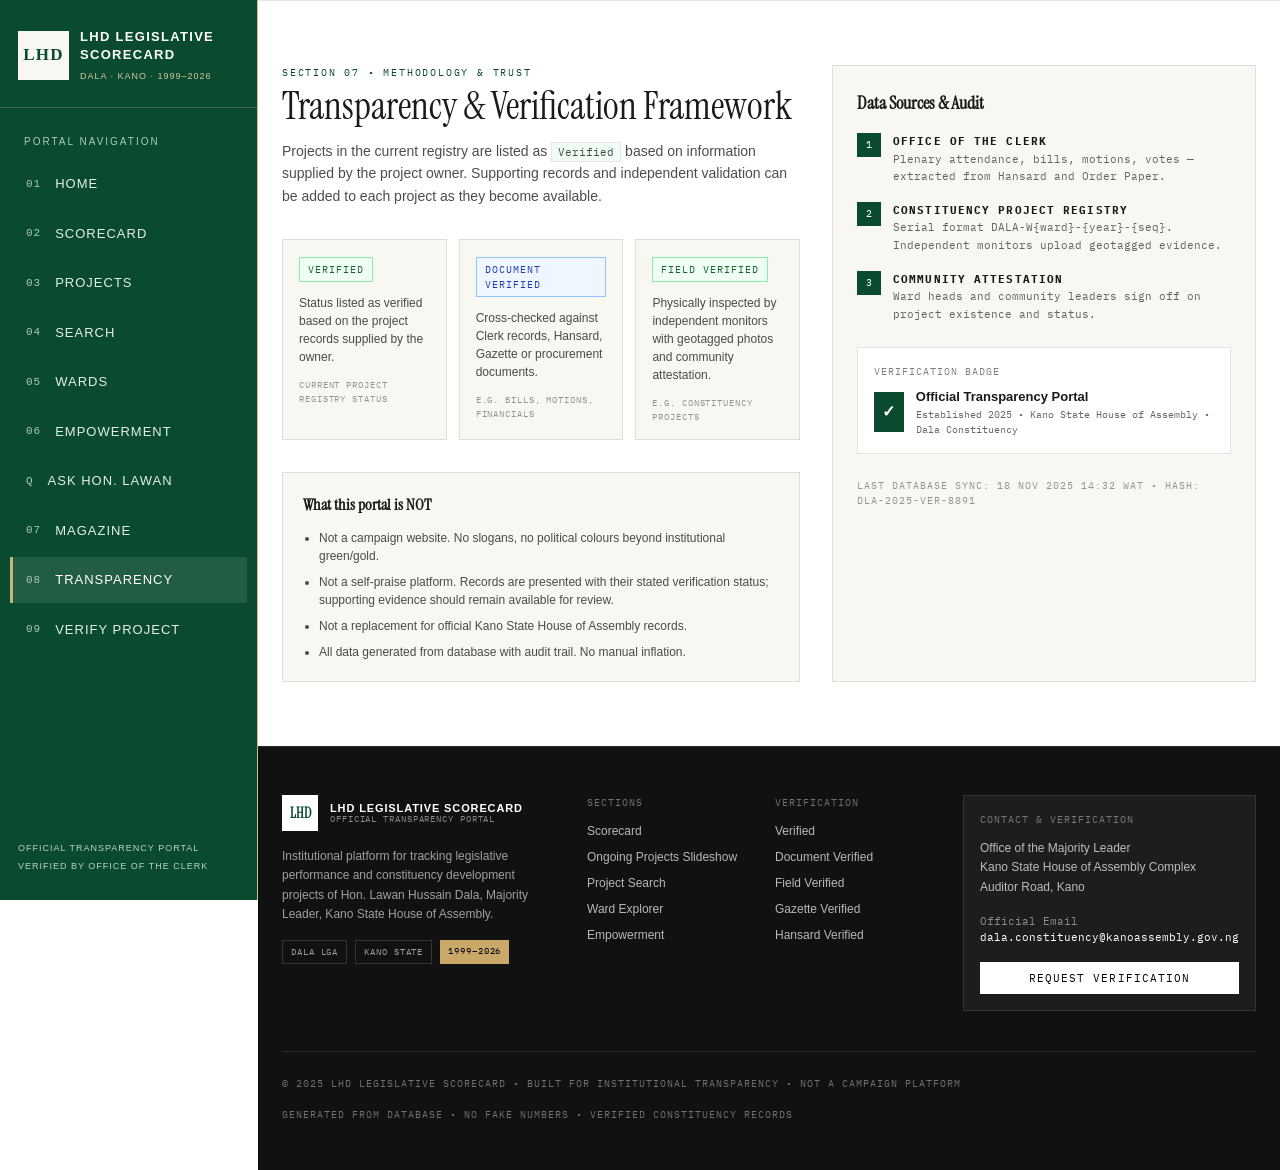
<file: transparency.html>
<!DOCTYPE html>

<!-- saved from url=(0165)https://1307217605815546.a.metaaiusercontent.com/html?artifact_uuid=0e31f547-75e9-4045-9ec8-34f5b1154457&ext=1792530000&hash=Q5fpDAGmw5QOcszd_OESKxA7EoYY&theme=light -->
<html lang="en"><head><meta content="text/html; charset=utf-8" http-equiv="Content-Type"/><style>
@font-face {
  font-family: "Optimistic";
  font-style: normal;
  font-weight: 400 600;
  font-display: swap;
  src: url("/fonts/OptimisticAI_VF_Optimized.woff2") format("woff2");
}
@font-face {
  font-family: "Optimistic Mono";
  font-style: normal;
  font-weight: 400;
  font-display: swap;
  src: url("/fonts/OptimisticMono_W_TextRegular.woff2") format("woff2");
}
:where(html) {
  font-family: "Optimistic", system-ui, sans-serif;
}
:where(code, pre, kbd, samp) {
  font-family: "Optimistic Mono", ui-monospace, monospace;
}
</style>
<meta content="width=device-width, initial-scale=1" name="viewport"/>
<title>Transparency | LHD Legislative Scorecard</title>
<style>*,:after,:before{--tw-border-spacing-x:0;--tw-border-spacing-y:0;--tw-translate-x:0;--tw-translate-y:0;--tw-rotate:0;--tw-skew-x:0;--tw-skew-y:0;--tw-scale-x:1;--tw-scale-y:1;--tw-pan-x: ;--tw-pan-y: ;--tw-pinch-zoom: ;--tw-scroll-snap-strictness:proximity;--tw-gradient-from-position: ;--tw-gradient-via-position: ;--tw-gradient-to-position: ;--tw-ordinal: ;--tw-slashed-zero: ;--tw-numeric-figure: ;--tw-numeric-spacing: ;--tw-numeric-fraction: ;--tw-ring-inset: ;--tw-ring-offset-width:0px;--tw-ring-offset-color:#fff;--tw-ring-color:rgba(59,130,246,.5);--tw-ring-offset-shadow:0 0 #0000;--tw-ring-shadow:0 0 #0000;--tw-shadow:0 0 #0000;--tw-shadow-colored:0 0 #0000;--tw-blur: ;--tw-brightness: ;--tw-contrast: ;--tw-grayscale: ;--tw-hue-rotate: ;--tw-invert: ;--tw-saturate: ;--tw-sepia: ;--tw-drop-shadow: ;--tw-backdrop-blur: ;--tw-backdrop-brightness: ;--tw-backdrop-contrast: ;--tw-backdrop-grayscale: ;--tw-backdrop-hue-rotate: ;--tw-backdrop-invert: ;--tw-backdrop-opacity: ;--tw-backdrop-saturate: ;--tw-backdrop-sepia: ;--tw-contain-size: ;--tw-contain-layout: ;--tw-contain-paint: ;--tw-contain-style: }::backdrop{--tw-border-spacing-x:0;--tw-border-spacing-y:0;--tw-translate-x:0;--tw-translate-y:0;--tw-rotate:0;--tw-skew-x:0;--tw-skew-y:0;--tw-scale-x:1;--tw-scale-y:1;--tw-pan-x: ;--tw-pan-y: ;--tw-pinch-zoom: ;--tw-scroll-snap-strictness:proximity;--tw-gradient-from-position: ;--tw-gradient-via-position: ;--tw-gradient-to-position: ;--tw-ordinal: ;--tw-slashed-zero: ;--tw-numeric-figure: ;--tw-numeric-spacing: ;--tw-numeric-fraction: ;--tw-ring-inset: ;--tw-ring-offset-width:0px;--tw-ring-offset-color:#fff;--tw-ring-color:rgba(59,130,246,.5);--tw-ring-offset-shadow:0 0 #0000;--tw-ring-shadow:0 0 #0000;--tw-shadow:0 0 #0000;--tw-shadow-colored:0 0 #0000;--tw-blur: ;--tw-brightness: ;--tw-contrast: ;--tw-grayscale: ;--tw-hue-rotate: ;--tw-invert: ;--tw-saturate: ;--tw-sepia: ;--tw-drop-shadow: ;--tw-backdrop-blur: ;--tw-backdrop-brightness: ;--tw-backdrop-contrast: ;--tw-backdrop-grayscale: ;--tw-backdrop-hue-rotate: ;--tw-backdrop-invert: ;--tw-backdrop-opacity: ;--tw-backdrop-saturate: ;--tw-backdrop-sepia: ;--tw-contain-size: ;--tw-contain-layout: ;--tw-contain-paint: ;--tw-contain-style: }/*! tailwindcss v3.4.18 | MIT License | https://tailwindcss.com*/*,:after,:before{box-sizing:border-box;border:0 solid #e5e7eb}:after,:before{--tw-content:""}:host,html{line-height:1.5;-webkit-text-size-adjust:100%;-moz-tab-size:4;-o-tab-size:4;tab-size:4;font-family:ui-sans-serif,system-ui,sans-serif,Apple Color Emoji,Segoe UI Emoji,Segoe UI Symbol,Noto Color Emoji;font-feature-settings:normal;font-variation-settings:normal;-webkit-tap-highlight-color:transparent}body{line-height:inherit}hr{height:0;color:inherit;border-top-width:1px}abbr:where([title]){-webkit-text-decoration:underline dotted;text-decoration:underline dotted}h1,h2,h3,h4,h5,h6{font-size:inherit;font-weight:inherit}a{color:inherit;text-decoration:inherit}b,strong{font-weight:bolder}code,kbd,pre,samp{font-family:ui-monospace,SFMono-Regular,Menlo,Monaco,Consolas,Liberation Mono,Courier New,monospace;font-feature-settings:normal;font-variation-settings:normal;font-size:1em}small{font-size:80%}sub,sup{font-size:75%;line-height:0;position:relative;vertical-align:baseline}sub{bottom:-.25em}sup{top:-.5em}table{text-indent:0;border-color:inherit;border-collapse:collapse}button,input,optgroup,select,textarea{font-family:inherit;font-feature-settings:inherit;font-variation-settings:inherit;font-size:100%;font-weight:inherit;line-height:inherit;letter-spacing:inherit;color:inherit;margin:0;padding:0}button,select{text-transform:none}button,input:where([type=button]),input:where([type=reset]),input:where([type=submit]){-webkit-appearance:button;background-color:transparent;background-image:none}:-moz-focusring{outline:auto}:-moz-ui-invalid{box-shadow:none}progress{vertical-align:baseline}::-webkit-inner-spin-button,::-webkit-outer-spin-button{height:auto}[type=search]{-webkit-appearance:textfield;outline-offset:-2px}::-webkit-search-decoration{-webkit-appearance:none}::-webkit-file-upload-button{-webkit-appearance:button;font:inherit}summary{display:list-item}blockquote,dd,dl,figure,h1,h2,h3,h4,h5,h6,hr,p,pre{margin:0}fieldset{margin:0}fieldset,legend{padding:0}menu,ol,ul{list-style:none;margin:0;padding:0}dialog{padding:0}textarea{resize:vertical}input::-moz-placeholder,textarea::-moz-placeholder{opacity:1;color:#9ca3af}input::placeholder,textarea::placeholder{opacity:1;color:#9ca3af}[role=button],button{cursor:pointer}:disabled{cursor:default}audio,canvas,embed,iframe,img,object,svg,video{display:block;vertical-align:middle}img,video{max-width:100%;height:auto}[hidden]:where(:not([hidden=until-found])){display:none}.fixed{position:fixed}.absolute{position:absolute}.relative{position:relative}.sticky{position:sticky}.inset-0{inset:0}.-bottom-10{bottom:-2.5rem}.-left-10{left:-2.5rem}.-right-8{right:-2rem}.-top-8{top:-2rem}.bottom-0{bottom:0}.bottom-3{bottom:.75rem}.left-0{left:0}.left-2{left:.5rem}.left-3{left:.75rem}.left-\[14px\]{left:14px}.right-0{right:0}.right-2{right:.5rem}.right-3{right:.75rem}.top-0{top:0}.top-1\/2{top:50%}.top-3{top:.75rem}.-z-10{z-index:-10}.z-10{z-index:10}.z-50{z-index:50}.mx-1{margin-left:.25rem;margin-right:.25rem}.mx-auto{margin-left:auto;margin-right:auto}.mb-1{margin-bottom:.25rem}.mb-10{margin-bottom:2.5rem}.mb-2{margin-bottom:.5rem}.mb-3{margin-bottom:.75rem}.mb-5{margin-bottom:1.25rem}.mb-8{margin-bottom:2rem}.ml-2{margin-left:.5rem}.ml-3{margin-left:.75rem}.ml-4{margin-left:1rem}.mt-1{margin-top:.25rem}.mt-10{margin-top:2.5rem}.mt-2{margin-top:.5rem}.mt-3{margin-top:.75rem}.mt-4{margin-top:1rem}.mt-5{margin-top:1.25rem}.mt-6{margin-top:1.5rem}.mt-8{margin-top:2rem}.mt-auto{margin-top:auto}.line-clamp-2{-webkit-line-clamp:2}.line-clamp-2,.line-clamp-4{overflow:hidden;display:-webkit-box;-webkit-box-orient:vertical}.line-clamp-4{-webkit-line-clamp:4}.block{display:block}.flex{display:flex}.inline-flex{display:inline-flex}.grid{display:grid}.hidden{display:none}.aspect-\[16\/10\]{aspect-ratio:16/10}.aspect-\[4\/3\]{aspect-ratio:4/3}.h-1{height:.25rem}.h-1\.5{height:.375rem}.h-10{height:2.5rem}.h-11{height:2.75rem}.h-2{height:.5rem}.h-3{height:.75rem}.h-3\.5{height:.875rem}.h-4{height:1rem}.h-5{height:1.25rem}.h-6{height:1.5rem}.h-7{height:1.75rem}.h-8{height:2rem}.h-9{height:2.25rem}.h-\[180px\]{height:180px}.h-\[220px\]{height:220px}.h-\[2px\]{height:2px}.h-\[48px\]{height:48px}.h-\[64px\]{height:64px}.h-\[72px\]{height:72px}.h-full{height:100%}.h-px{height:1px}.min-h-\[128px\]{min-height:128px}.min-h-\[260px\]{min-height:260px}.min-h-screen{min-height:100vh}.w-1{width:.25rem}.w-1\.5{width:.375rem}.w-10{width:2.5rem}.w-2{width:.5rem}.w-3\.5{width:.875rem}.w-5{width:1.25rem}.w-6{width:1.5rem}.w-7{width:1.75rem}.w-8{width:2rem}.w-9{width:2.25rem}.w-\[180px\]{width:180px}.w-\[220px\]{width:220px}.w-\[72px\]{width:72px}.w-full{width:100%}.w-px{width:1px}.max-w-\[1280px\]{max-width:1280px}.max-w-\[360px\]{max-width:360px}.max-w-\[560px\]{max-width:560px}.max-w-\[620px\]{max-width:620px}.max-w-\[640px\]{max-width:640px}.max-w-\[900px\]{max-width:900px}.flex-1{flex:1 1 0%}.shrink-0{flex-shrink:0}.-translate-y-1\/2{--tw-translate-y:-50%;transform:translate(var(--tw-translate-x),var(--tw-translate-y)) rotate(var(--tw-rotate)) skewX(var(--tw-skew-x)) skewY(var(--tw-skew-y)) scaleX(var(--tw-scale-x)) scaleY(var(--tw-scale-y))}@keyframes pulse{50%{opacity:.5}}.animate-pulse{animation:pulse 2s cubic-bezier(.4,0,.6,1) infinite}.cursor-pointer{cursor:pointer}.list-disc{list-style-type:disc}.grid-cols-1{grid-template-columns:repeat(1,minmax(0,1fr))}.grid-cols-2{grid-template-columns:repeat(2,minmax(0,1fr))}.grid-cols-3{grid-template-columns:repeat(3,minmax(0,1fr))}.grid-cols-6{grid-template-columns:repeat(6,minmax(0,1fr))}.flex-col{flex-direction:column}.flex-wrap{flex-wrap:wrap}.items-start{align-items:flex-start}.items-end{align-items:flex-end}.items-center{align-items:center}.justify-center{justify-content:center}.justify-between{justify-content:space-between}.gap-1{gap:.25rem}.gap-1\.5{gap:.375rem}.gap-2{gap:.5rem}.gap-2\.5{gap:.625rem}.gap-3{gap:.75rem}.gap-4{gap:1rem}.gap-6{gap:1.5rem}.gap-7{gap:1.75rem}.gap-8{gap:2rem}.space-y-2>:not([hidden])~:not([hidden]){--tw-space-y-reverse:0;margin-top:calc(.5rem*(1 - var(--tw-space-y-reverse)));margin-bottom:calc(.5rem*var(--tw-space-y-reverse))}.space-y-3>:not([hidden])~:not([hidden]){--tw-space-y-reverse:0;margin-top:calc(.75rem*(1 - var(--tw-space-y-reverse)));margin-bottom:calc(.75rem*var(--tw-space-y-reverse))}.space-y-4>:not([hidden])~:not([hidden]){--tw-space-y-reverse:0;margin-top:calc(1rem*(1 - var(--tw-space-y-reverse)));margin-bottom:calc(1rem*var(--tw-space-y-reverse))}.self-start{align-self:flex-start}.overflow-hidden,.truncate{overflow:hidden}.truncate{text-overflow:ellipsis}.truncate,.whitespace-nowrap{white-space:nowrap}.rounded-full{border-radius:9999px}.border{border-width:1px}.border-2{border-width:2px}.border-4{border-width:4px}.border-b{border-bottom-width:1px}.border-l{border-left-width:1px}.border-l-2{border-left-width:2px}.border-t{border-top-width:1px}.border-\[\#0a4a2e\]{--tw-border-opacity:1;border-color:rgb(10 74 46/var(--tw-border-opacity,1))}.border-\[\#c9a86a\]{--tw-border-opacity:1;border-color:rgb(201 168 106/var(--tw-border-opacity,1))}.border-\[\#c9a86a\]\/20{border-color:hsla(39,47%,60%,.2)}.border-\[\#c9a86a\]\/30{border-color:hsla(39,47%,60%,.3)}.border-amber-200{--tw-border-opacity:1;border-color:rgb(253 230 138/var(--tw-border-opacity,1))}.border-amber-300{--tw-border-opacity:1;border-color:rgb(252 211 77/var(--tw-border-opacity,1))}.border-black\/10{border-color:rgba(0,0,0,.1)}.border-black\/15{border-color:rgba(0,0,0,.15)}.border-black\/20{border-color:rgba(0,0,0,.2)}.border-blue-300{--tw-border-opacity:1;border-color:rgb(147 197 253/var(--tw-border-opacity,1))}.border-current{border-color:currentColor}.border-green-300{--tw-border-opacity:1;border-color:rgb(134 239 172/var(--tw-border-opacity,1))}.border-white{--tw-border-opacity:1;border-color:rgb(255 255 255/var(--tw-border-opacity,1))}.border-white\/10{border-color:hsla(0,0%,100%,.1)}.border-white\/15{border-color:hsla(0,0%,100%,.15)}.border-white\/20{border-color:hsla(0,0%,100%,.2)}.bg-\[\#0a4a2e\]{--tw-bg-opacity:1;background-color:rgb(10 74 46/var(--tw-bg-opacity,1))}.bg-\[\#0a4a2e\]\/\[0\.04\]{background-color:rgba(10,74,46,.04)}.bg-\[\#111\]{--tw-bg-opacity:1;background-color:rgb(17 17 17/var(--tw-bg-opacity,1))}.bg-\[\#c9a86a\]{--tw-bg-opacity:1;background-color:rgb(201 168 106/var(--tw-bg-opacity,1))}.bg-\[\#c9a86a\]\/10{background-color:hsla(39,47%,60%,.1)}.bg-\[\#c9a86a\]\/15{background-color:hsla(39,47%,60%,.15)}.bg-\[\#c9a86a\]\/40{background-color:hsla(39,47%,60%,.4)}.bg-\[\#e9e6dc\]{--tw-bg-opacity:1;background-color:rgb(233 230 220/var(--tw-bg-opacity,1))}.bg-\[\#f0efe9\]{--tw-bg-opacity:1;background-color:rgb(240 239 233/var(--tw-bg-opacity,1))}.bg-\[\#f8f7f2\]{--tw-bg-opacity:1;background-color:rgb(248 247 242/var(--tw-bg-opacity,1))}.bg-amber-50{--tw-bg-opacity:1;background-color:rgb(255 251 235/var(--tw-bg-opacity,1))}.bg-amber-500{--tw-bg-opacity:1;background-color:rgb(245 158 11/var(--tw-bg-opacity,1))}.bg-black{--tw-bg-opacity:1;background-color:rgb(0 0 0/var(--tw-bg-opacity,1))}.bg-black\/10{background-color:rgba(0,0,0,.1)}.bg-black\/20{background-color:rgba(0,0,0,.2)}.bg-blue-50{--tw-bg-opacity:1;background-color:rgb(239 246 255/var(--tw-bg-opacity,1))}.bg-blue-500{--tw-bg-opacity:1;background-color:rgb(59 130 246/var(--tw-bg-opacity,1))}.bg-green-50{--tw-bg-opacity:1;background-color:rgb(240 253 244/var(--tw-bg-opacity,1))}.bg-green-600{--tw-bg-opacity:1;background-color:rgb(22 163 74/var(--tw-bg-opacity,1))}.bg-transparent{background-color:transparent}.bg-white{--tw-bg-opacity:1;background-color:rgb(255 255 255/var(--tw-bg-opacity,1))}.bg-white\/10{background-color:hsla(0,0%,100%,.1)}.bg-white\/15{background-color:hsla(0,0%,100%,.15)}.bg-white\/20{background-color:hsla(0,0%,100%,.2)}.bg-white\/30{background-color:hsla(0,0%,100%,.3)}.bg-white\/5{background-color:hsla(0,0%,100%,.05)}.bg-white\/90{background-color:hsla(0,0%,100%,.9)}.bg-white\/95{background-color:hsla(0,0%,100%,.95)}.bg-gradient-to-t{background-image:linear-gradient(to top,var(--tw-gradient-stops))}.from-black\/70{--tw-gradient-from:rgba(0,0,0,.7) var(--tw-gradient-from-position);--tw-gradient-to:transparent var(--tw-gradient-to-position);--tw-gradient-stops:var(--tw-gradient-from),var(--tw-gradient-to)}.to-transparent{--tw-gradient-to:transparent var(--tw-gradient-to-position)}.object-cover{-o-object-fit:cover;object-fit:cover}.p-0\.5{padding:.125rem}.p-2{padding:.5rem}.p-3{padding:.75rem}.p-4{padding:1rem}.p-5{padding:1.25rem}.p-6{padding:1.5rem}.px-1\.5{padding-left:.375rem;padding-right:.375rem}.px-2{padding-left:.5rem;padding-right:.5rem}.px-2\.5{padding-left:.625rem;padding-right:.625rem}.px-3{padding-left:.75rem;padding-right:.75rem}.px-4{padding-left:1rem;padding-right:1rem}.px-5{padding-left:1.25rem;padding-right:1.25rem}.px-6{padding-left:1.5rem;padding-right:1.5rem}.py-0\.5{padding-top:.125rem;padding-bottom:.125rem}.py-1{padding-top:.25rem;padding-bottom:.25rem}.py-1\.5{padding-top:.375rem;padding-bottom:.375rem}.py-10{padding-top:2.5rem;padding-bottom:2.5rem}.py-2{padding-top:.5rem;padding-bottom:.5rem}.pb-8{padding-bottom:2rem}.pl-4{padding-left:1rem}.pl-5{padding-left:1.25rem}.pl-\[54px\]{padding-left:54px}.pr-4{padding-right:1rem}.pt-10{padding-top:2.5rem}.pt-3{padding-top:.75rem}.pt-4{padding-top:1rem}.pt-6{padding-top:1.5rem}.text-left{text-align:left}.text-center{text-align:center}.text-right{text-align:right}.font-mono{font-family:ui-monospace,SFMono-Regular,Menlo,Monaco,Consolas,Liberation Mono,Courier New,monospace}.font-sans{font-family:ui-sans-serif,system-ui,sans-serif,Apple Color Emoji,Segoe UI Emoji,Segoe UI Symbol,Noto Color Emoji}.font-serif{font-family:ui-serif,Georgia,Cambria,Times New Roman,Times,serif}.text-\[10px\]{font-size:10px}.text-\[11px\]{font-size:11px}.text-\[12px\]{font-size:12px}.text-\[13px\]{font-size:13px}.text-\[14px\]{font-size:14px}.text-\[16px\]{font-size:16px}.text-\[17px\]{font-size:17px}.text-\[18px\]{font-size:18px}.text-\[20px\]{font-size:20px}.text-\[22px\]{font-size:22px}.text-\[28px\]{font-size:28px}.text-\[30px\]{font-size:30px}.text-\[32px\]{font-size:32px}.text-\[42px\]{font-size:42px}.text-\[9px\]{font-size:9px}.font-bold{font-weight:700}.font-medium{font-weight:500}.font-normal{font-weight:400}.uppercase{text-transform:uppercase}.italic{font-style:italic}.leading-\[0\.95\]{line-height:.95}.leading-\[0\.9\]{line-height:.9}.leading-\[1\.05\]{line-height:1.05}.leading-\[1\.15\]{line-height:1.15}.leading-\[1\.3\]{line-height:1.3}.leading-\[1\.5\]{line-height:1.5}.leading-\[1\.6\]{line-height:1.6}.leading-none{line-height:1}.leading-relaxed{line-height:1.625}.leading-tight{line-height:1.25}.tracking-\[-0\.01em\]{letter-spacing:-.01em}.tracking-\[-0\.02em\]{letter-spacing:-.02em}.tracking-\[0\.08em\]{letter-spacing:.08em}.tracking-\[0\.14em\]{letter-spacing:.14em}.tracking-\[0\.18em\]{letter-spacing:.18em}.tracking-\[0\.2em\]{letter-spacing:.2em}.tracking-tighter{letter-spacing:-.05em}.tracking-wide{letter-spacing:.025em}.tracking-widest{letter-spacing:.1em}.text-\[\#0a4a2e\]{--tw-text-opacity:1;color:rgb(10 74 46/var(--tw-text-opacity,1))}.text-\[\#1a1a1a\]{--tw-text-opacity:1;color:rgb(26 26 26/var(--tw-text-opacity,1))}.text-\[\#6b4e1f\]{--tw-text-opacity:1;color:rgb(107 78 31/var(--tw-text-opacity,1))}.text-\[\#7a5e2e\]{--tw-text-opacity:1;color:rgb(122 94 46/var(--tw-text-opacity,1))}.text-\[\#c9a86a\]{--tw-text-opacity:1;color:rgb(201 168 106/var(--tw-text-opacity,1))}.text-amber-800{--tw-text-opacity:1;color:rgb(146 64 14/var(--tw-text-opacity,1))}.text-black{--tw-text-opacity:1;color:rgb(0 0 0/var(--tw-text-opacity,1))}.text-black\/30{color:rgba(0,0,0,.3)}.text-black\/40{color:rgba(0,0,0,.4)}.text-black\/50{color:rgba(0,0,0,.5)}.text-black\/60{color:rgba(0,0,0,.6)}.text-black\/65{color:rgba(0,0,0,.65)}.text-black\/70{color:rgba(0,0,0,.7)}.text-black\/80{color:rgba(0,0,0,.8)}.text-blue-800{--tw-text-opacity:1;color:rgb(30 64 175/var(--tw-text-opacity,1))}.text-green-800{--tw-text-opacity:1;color:rgb(22 101 52/var(--tw-text-opacity,1))}.text-white{--tw-text-opacity:1;color:rgb(255 255 255/var(--tw-text-opacity,1))}.text-white\/40{color:hsla(0,0%,100%,.4)}.text-white\/50{color:hsla(0,0%,100%,.5)}.text-white\/60{color:hsla(0,0%,100%,.6)}.text-white\/70{color:hsla(0,0%,100%,.7)}.antialiased{-webkit-font-smoothing:antialiased;-moz-osx-font-smoothing:grayscale}.accent-\[\#0a4a2e\]{accent-color:#0a4a2e}.opacity-30{opacity:.3}.opacity-90{opacity:.9}.opacity-\[0\.06\]{opacity:.06}.shadow{--tw-shadow:0 1px 3px 0 rgba(0,0,0,.1),0 1px 2px -1px rgba(0,0,0,.1);--tw-shadow-colored:0 1px 3px 0 var(--tw-shadow-color),0 1px 2px -1px var(--tw-shadow-color)}.shadow,.shadow-\[0_0_0_4px_rgba\(201\2c 168\2c 106\2c 0\.2\)\]{box-shadow:var(--tw-ring-offset-shadow,0 0 #0000),var(--tw-ring-shadow,0 0 #0000),var(--tw-shadow)}.shadow-\[0_0_0_4px_rgba\(201\2c 168\2c 106\2c 0\.2\)\]{--tw-shadow:0 0 0 4px hsla(39,47%,60%,.2);--tw-shadow-colored:0 0 0 4px var(--tw-shadow-color)}.shadow-\[0_10px_40px_rgba\(0\2c 0\2c 0\2c 0\.06\)\]{--tw-shadow:0 10px 40px rgba(0,0,0,.06);--tw-shadow-colored:0 10px 40px var(--tw-shadow-color);box-shadow:var(--tw-ring-offset-shadow,0 0 #0000),var(--tw-ring-shadow,0 0 #0000),var(--tw-shadow)}.filter{filter:var(--tw-blur) var(--tw-brightness) var(--tw-contrast) var(--tw-grayscale) var(--tw-hue-rotate) var(--tw-invert) var(--tw-saturate) var(--tw-sepia) var(--tw-drop-shadow)}.backdrop-blur{--tw-backdrop-blur:blur(8px);backdrop-filter:var(--tw-backdrop-blur) var(--tw-backdrop-brightness) var(--tw-backdrop-contrast) var(--tw-backdrop-grayscale) var(--tw-backdrop-hue-rotate) var(--tw-backdrop-invert) var(--tw-backdrop-opacity) var(--tw-backdrop-saturate) var(--tw-backdrop-sepia)}.transition{transition-property:color,background-color,border-color,text-decoration-color,fill,stroke,opacity,box-shadow,transform,filter,backdrop-filter;transition-timing-function:cubic-bezier(.4,0,.2,1);transition-duration:.15s}.transition-all{transition-property:all;transition-timing-function:cubic-bezier(.4,0,.2,1);transition-duration:.15s}.transition-colors{transition-property:color,background-color,border-color,text-decoration-color,fill,stroke;transition-timing-function:cubic-bezier(.4,0,.2,1);transition-duration:.15s}.duration-500{transition-duration:.5s}.duration-700{transition-duration:.7s}#root,body,html{min-height:100%}body{margin:0;font-family:Inter,ui-sans-serif,system-ui,-apple-system,BlinkMacSystemFont,Segoe UI,sans-serif}[role=button]:not([aria-disabled=true]),button:not(:disabled),label[for],select:not(:disabled),summary{cursor:pointer}.selection\:bg-\[\#0a4a2e\] ::-moz-selection{--tw-bg-opacity:1;background-color:rgb(10 74 46/var(--tw-bg-opacity,1))}.selection\:bg-\[\#0a4a2e\] ::selection{--tw-bg-opacity:1;background-color:rgb(10 74 46/var(--tw-bg-opacity,1))}.selection\:text-white ::-moz-selection{--tw-text-opacity:1;color:rgb(255 255 255/var(--tw-text-opacity,1))}.selection\:text-white ::selection{--tw-text-opacity:1;color:rgb(255 255 255/var(--tw-text-opacity,1))}.selection\:bg-\[\#0a4a2e\]::-moz-selection{--tw-bg-opacity:1;background-color:rgb(10 74 46/var(--tw-bg-opacity,1))}.selection\:bg-\[\#0a4a2e\]::selection{--tw-bg-opacity:1;background-color:rgb(10 74 46/var(--tw-bg-opacity,1))}.selection\:text-white::-moz-selection{--tw-text-opacity:1;color:rgb(255 255 255/var(--tw-text-opacity,1))}.selection\:text-white::selection{--tw-text-opacity:1;color:rgb(255 255 255/var(--tw-text-opacity,1))}.placeholder\:text-black\/30::-moz-placeholder{color:rgba(0,0,0,.3)}.placeholder\:text-black\/30::placeholder{color:rgba(0,0,0,.3)}.hover\:border-\[\#0a4a2e\]:hover{--tw-border-opacity:1;border-color:rgb(10 74 46/var(--tw-border-opacity,1))}.hover\:border-black:hover{--tw-border-opacity:1;border-color:rgb(0 0 0/var(--tw-border-opacity,1))}.hover\:bg-black:hover{--tw-bg-opacity:1;background-color:rgb(0 0 0/var(--tw-bg-opacity,1))}.hover\:bg-black\/40:hover{background-color:rgba(0,0,0,.4)}.hover\:bg-white:hover{--tw-bg-opacity:1;background-color:rgb(255 255 255/var(--tw-bg-opacity,1))}.hover\:bg-white\/15:hover{background-color:hsla(0,0%,100%,.15)}.hover\:text-\[\#0a4a2e\]:hover{--tw-text-opacity:1;color:rgb(10 74 46/var(--tw-text-opacity,1))}.hover\:text-white:hover{--tw-text-opacity:1;color:rgb(255 255 255/var(--tw-text-opacity,1))}.hover\:shadow-\[0_6px_20px_rgba\(0\2c 0\2c 0\2c 0\.06\)\]:hover{--tw-shadow:0 6px 20px rgba(0,0,0,.06);--tw-shadow-colored:0 6px 20px var(--tw-shadow-color);box-shadow:var(--tw-ring-offset-shadow,0 0 #0000),var(--tw-ring-shadow,0 0 #0000),var(--tw-shadow)}.focus\:border-\[\#0a4a2e\]:focus{--tw-border-opacity:1;border-color:rgb(10 74 46/var(--tw-border-opacity,1))}.focus\:outline-none:focus{outline:2px solid transparent;outline-offset:2px}.focus\:ring-1:focus{--tw-ring-offset-shadow:var(--tw-ring-inset) 0 0 0 var(--tw-ring-offset-width) var(--tw-ring-offset-color);--tw-ring-shadow:var(--tw-ring-inset) 0 0 0 calc(1px + var(--tw-ring-offset-width)) var(--tw-ring-color);box-shadow:var(--tw-ring-offset-shadow),var(--tw-ring-shadow),var(--tw-shadow,0 0 #0000)}.focus\:ring-\[\#0a4a2e\]:focus{--tw-ring-opacity:1;--tw-ring-color:rgb(10 74 46/var(--tw-ring-opacity,1))}.group:hover .group-hover\:bg-\[\#0a4a2e\]{--tw-bg-opacity:1;background-color:rgb(10 74 46/var(--tw-bg-opacity,1))}.group:hover .group-hover\:text-\[\#0a4a2e\]{--tw-text-opacity:1;color:rgb(10 74 46/var(--tw-text-opacity,1))}@media (min-width:640px){.sm\:grid-cols-2{grid-template-columns:repeat(2,minmax(0,1fr))}.sm\:grid-cols-3{grid-template-columns:repeat(3,minmax(0,1fr))}}@media (min-width:768px){.md\:left-1\/2{left:50%}.md\:mx-auto{margin-left:auto;margin-right:auto}.md\:mb-16{margin-bottom:4rem}.md\:block{display:block}.md\:inline{display:inline}.md\:inline-flex{display:inline-flex}.md\:hidden{display:none}.md\:aspect-\[3\/2\]{aspect-ratio:3/2}.md\:w-1\/2{width:50%}.md\:-translate-x-px{--tw-translate-x:-1px;transform:translate(var(--tw-translate-x),var(--tw-translate-y)) rotate(var(--tw-rotate)) skewX(var(--tw-skew-x)) skewY(var(--tw-skew-y)) scaleX(var(--tw-scale-x)) scaleY(var(--tw-scale-y))}.md\:grid-cols-2{grid-template-columns:repeat(2,minmax(0,1fr))}.md\:grid-cols-4{grid-template-columns:repeat(4,minmax(0,1fr))}.md\:grid-cols-5{grid-template-columns:repeat(5,minmax(0,1fr))}.md\:grid-cols-\[1\.15fr_0\.85fr\]{grid-template-columns:1.15fr .85fr}.md\:grid-cols-\[1\.1fr_0\.9fr\]{grid-template-columns:1.1fr .9fr}.md\:grid-cols-\[1\.4fr_0\.8fr_0\.8fr_1fr\]{grid-template-columns:1.4fr .8fr .8fr 1fr}.md\:flex-row{flex-direction:row}.md\:flex-row-reverse{flex-direction:row-reverse}.md\:gap-0{gap:0}.md\:gap-4{gap:1rem}.md\:p-6{padding:1.5rem}.md\:p-7{padding:1.75rem}.md\:px-6{padding-left:1.5rem;padding-right:1.5rem}.md\:py-12{padding-top:3rem;padding-bottom:3rem}.md\:py-14{padding-top:3.5rem;padding-bottom:3.5rem}.md\:py-16{padding-top:4rem;padding-bottom:4rem}.md\:pb-12{padding-bottom:3rem}.md\:pl-12{padding-left:3rem}.md\:pr-12{padding-right:3rem}.md\:pt-16{padding-top:4rem}.md\:text-right{text-align:right}.md\:text-\[12px\]{font-size:12px}.md\:text-\[20px\]{font-size:20px}.md\:text-\[22px\]{font-size:22px}.md\:text-\[26px\]{font-size:26px}.md\:text-\[36px\]{font-size:36px}.md\:text-\[38px\]{font-size:38px}.md\:text-\[40px\]{font-size:40px}.md\:text-\[48px\]{font-size:48px}.md\:text-\[72px\]{font-size:72px}}@media (min-width:1024px){.lg\:col-span-2{grid-column:span 2/span 2}.lg\:flex{display:flex}.lg\:hidden{display:none}.lg\:aspect-auto{aspect-ratio:auto}.lg\:min-h-\[520px\]{min-height:520px}.lg\:grid-cols-3{grid-template-columns:repeat(3,minmax(0,1fr))}.lg\:grid-cols-4{grid-template-columns:repeat(4,minmax(0,1fr))}.lg\:grid-cols-6{grid-template-columns:repeat(6,minmax(0,1fr))}.lg\:grid-cols-\[1\.1fr_0\.9fr\]{grid-template-columns:1.1fr .9fr}.lg\:grid-cols-\[320px_1fr\]{grid-template-columns:320px 1fr}}</style>
<style>
:root{--lhd-green:#0a4a2e;--lhd-cream:#f8f7f2}
html{scroll-behavior:smooth}body{padding-left:258px!important}body>.lhd-sidebar{box-sizing:border-box;position:fixed;left:0;top:0;bottom:0;width:258px;background:var(--lhd-green);color:#fff;z-index:10000;display:flex;flex-direction:column;border-right:1px solid #d0bb83;overflow-y:auto;font-family:Arial,sans-serif}
.lhd-side-brand{padding:28px 18px 25px;display:flex;align-items:center;gap:11px;text-decoration:none;color:#fff!important;border-bottom:1px solid #ffffff30;font-size:13px;font-weight:700;line-height:1.35;letter-spacing:1.3px}.lhd-brand-mark{display:grid;place-items:center;background:#f8f7f2;color:#0a4a2e;font-family:Georgia,serif;font-size:17px;font-weight:900;min-width:51px;height:49px}.lhd-side-brand small{display:block;font-size:9px;margin-top:7px;color:#d2c7a9;font-weight:400;letter-spacing:1px}.lhd-side-label{font-size:10px;letter-spacing:2px;color:#adccba;padding:26px 24px 12px}.lhd-side-menu{display:flex;flex-direction:column;padding:0 10px;gap:4px}.lhd-side-link{display:flex;gap:14px;align-items:center;padding:13px 13px;color:#e5eee7;text-decoration:none;font-size:13px;letter-spacing:1px;text-transform:uppercase;border-left:3px solid transparent}.lhd-side-link:hover,.lhd-side-link.lhd-active{background:#ffffff19;color:white;border-left-color:#c8b17b}.lhd-icon{font-family:monospace;font-size:11px;color:#b0c7b7}.lhd-side-bottom{margin-top:auto;padding:25px 18px;font-size:9px;letter-spacing:1px;line-height:2;color:#bdd2c4}.lhd-mobile-trigger{display:none}.lhd-shade{display:none}
body header.sticky{display:none!important}body .fixed.bottom-0{display:none!important}
body section[id]{display:none!important}body section[id].lhd-current-section{display:block!important}
body .min-h-screen{min-height:100vh}body [id='home']{min-height:calc(100vh - 20px)}
@media(max-width:900px){body{padding-left:0!important;padding-top:54px!important}body>.lhd-sidebar{transform:translateX(-105%);transition:transform .25s ease;width:min(295px,85vw)}body.lhd-nav-open>.lhd-sidebar{transform:translateX(0)}.lhd-mobile-trigger{position:fixed;top:0;left:0;right:0;height:54px;z-index:9998;background:#0a4a2e;color:white;border:0;padding:0 18px;display:flex;align-items:center;gap:12px;font-family:monospace;letter-spacing:2px}.lhd-shade{position:fixed;inset:0;background:#0008;z-index:9999;display:none}body.lhd-nav-open>.lhd-shade{display:block}body section[id]{overflow-x:clip}}
</style><style>
/* Robust locally hosted image rendering */
.lhd-photo-card img{display:block!important;width:100%!important;height:100%!important;min-height:190px;object-fit:cover;visibility:visible!important;opacity:1!important;}
.lhd-photo-grid{display:grid;grid-template-columns:repeat(auto-fit,minmax(min(100%,270px),1fr));gap:20px;}
.lhd-photo-card figure{min-height:200px;background:#eceae1;overflow:hidden;}
.lhd-portrait-section img{display:block;max-width:100%;height:auto;}
@media(max-width:600px){.lhd-photo-grid{grid-template-columns:1fr 1fr;gap:10px}.lhd-photo-card figure{min-height:125px}.lhd-photo-card img{min-height:125px}.lhd-photo-details{padding:10px!important}.lhd-photo-details h3{font-size:13px!important}}
@media(max-width:390px){.lhd-photo-grid{grid-template-columns:1fr}}
</style><style id="lhd-enhancements">.lhd-v2{font-family:ui-sans-serif,system-ui,sans-serif;color:#15251e}.lhd-v2 h2{font-family:Georgia,serif;font-size:clamp(26px,3vw,38px);line-height:1.1}.lhd-v2 .wrap{max-width:1280px;margin:auto;padding:42px 24px}.lhd-v2 .muted{color:#68766f;font-size:13px;line-height:1.55}.lhd-v2 .overline{font-size:10px;letter-spacing:.16em;text-transform:uppercase;font-weight:700;color:#0a4a2e;margin-bottom:9px}.lhd-ward-grid{display:grid;grid-template-columns:repeat(auto-fit,minmax(205px,1fr));gap:14px;margin-top:24px}.lhd-ward-tile{display:block;text-align:left;background:white;border:1px solid #deded5;border-radius:13px;overflow:hidden;cursor:pointer;transition:box-shadow .2s,border-color .2s}.lhd-ward-tile:hover,.lhd-ward-tile:focus{border-color:#0a4a2e;box-shadow:0 8px 24px #0a4a2e19}.lhd-ward-tile img{height:116px;width:100%;object-fit:cover}.lhd-ward-inner{padding:14px}.lhd-ward-tile strong{font-size:16px}.lhd-ward-tile .muted{margin:7px 0;display:block}.lhd-pill{display:inline-block;background:#e9f2eb;color:#0a4a2e;border-radius:20px;padding:4px 9px;font-size:11px;font-weight:700}.lhd-control{width:100%;border:1px solid #d1d8d0;background:white;padding:12px;border-radius:8px;font-size:13px}.lhd-button{border:0;border-radius:8px;background:#0a4a2e;color:white;font-size:13px;padding:12px 18px;cursor:pointer}.lhd-button.secondary{background:#e7ece7;color:#0a4a2e}.lhd-project-grid{display:grid;grid-template-columns:repeat(auto-fit,minmax(250px,1fr));gap:14px;margin-top:19px}.lhd-project-card{background:#fff;border:1px solid #dfdfd8;border-radius:12px;overflow:hidden}.lhd-project-card img{height:150px;width:100%;object-fit:cover}.lhd-project-body{padding:16px}.lhd-project-body h3{font-size:16px;font-weight:750;line-height:1.3;margin:8px 0}.lhd-project-body p{font-size:12px;line-height:1.6;color:#536159;margin:7px 0}.lhd-filters{display:grid;grid-template-columns:repeat(auto-fit,minmax(150px,1fr));gap:10px;margin:18px 0}.lhd-checks{display:flex;gap:10px;flex-wrap:wrap;margin:14px 0}.lhd-checks label{background:white;border:1px solid #d7ded8;border-radius:8px;padding:9px 11px;font-size:12px;cursor:pointer}.lhd-checks input{accent-color:#0a4a2e;margin-right:6px}.lhd-schematic{background:#e8eee9;border:1px solid #cad5cd;border-radius:14px;padding:20px;display:grid;grid-template-columns:repeat(3,minmax(0,1fr));gap:10px}.lhd-marker{background:#fff;border:1px solid #9bb7a6;border-radius:10px;padding:13px 9px;text-align:center;cursor:pointer;font-size:12px;min-height:85px}.lhd-marker strong{display:block;color:#0a4a2e;font-size:13px;margin-bottom:5px}.lhd-marker small{display:block;color:#65746b;margin-top:5px}.lhd-marker.active{outline:3px solid #c9a86a}.lhd-result-title{font-size:15px;font-weight:700;margin-top:23px}.lhd-empty{padding:23px;background:white;border:1px dashed #c5d2c8;border-radius:9px;margin-top:14px}.lhd-v2 .searchbar{display:flex;gap:9px;margin-top:18px}.lhd-v2 .searchbar input{flex:1;min-width:0}@media(max-width:600px){.lhd-v2 .wrap{padding:30px 15px}.lhd-schematic{grid-template-columns:repeat(2,1fr)}.lhd-v2 .searchbar{flex-direction:column}} </style></head>
<body><button aria-controls="lhd-primary-navigation" aria-expanded="false" aria-label="Open navigation" class="lhd-mobile-trigger" type="button">☰ <span>MENU</span></button><div aria-hidden="true" class="lhd-shade"></div><aside class="lhd-sidebar" id="lhd-primary-navigation"><a class="lhd-side-brand" href="index.html"><span class="lhd-brand-mark">LHD</span><span>LHD LEGISLATIVE<br/>SCORECARD<small>DALA · KANO · 1999–2026</small></span></a><div class="lhd-side-label">PORTAL NAVIGATION</div><div class="lhd-side-menu"><a class="lhd-side-link" data-target="home" href="index.html"><span class="lhd-icon">01</span><span>Home</span></a><a class="lhd-side-link" data-target="scorecard" href="scorecard.html"><span class="lhd-icon">02</span><span>Scorecard</span></a><a class="lhd-side-link" data-target="projects" href="projects.html"><span class="lhd-icon">03</span><span>Projects</span></a><a class="lhd-side-link" data-target="search" href="search.html"><span class="lhd-icon">04</span><span>Search</span></a><a class="lhd-side-link" data-target="ward" href="wards.html"><span class="lhd-icon">05</span><span>Wards</span></a><a class="lhd-side-link" data-target="empowerment" href="empowerment.html"><span class="lhd-icon">06</span><span>Empowerment</span></a><a class="lhd-side-link" data-target="ask-hon-lawan" href="ask-hon-lawan.html"><span class="lhd-icon">Q</span><span>Ask Hon. Lawan</span></a><a class="lhd-side-link" data-target="magazine" href="magazine.html"><span class="lhd-icon">07</span><span>Magazine</span></a><a class="lhd-side-link lhd-active" data-target="transparency" href="transparency.html"><span class="lhd-icon">08</span><span>Transparency</span></a><a class="lhd-side-link" data-target="verify" href="verify-project.html"><span class="lhd-icon">09</span><span>Verify Project</span></a></div><div class="lhd-side-bottom">OFFICIAL TRANSPARENCY PORTAL<br/>VERIFIED BY OFFICE OF THE CLERK</div></aside>
<div id="root"><div class="min-h-screen bg-[#f8f7f2] text-[#1a1a1a] antialiased selection:bg-[#0a4a2e] selection:text-white"><style>
        @import url('https://fonts.googleapis.com/css2?family=Instrument+Serif:ital@0;1&family=IBM+Plex+Mono:wght@400;500&display=swap');
        .font-serif { font-family: "Instrument Serif", Georgia, serif; }
        .font-mono { font-family: "IBM Plex Mono", monospace; }
        .font-sans { font-family: ui-sans-system, -apple-system, Segoe UI, Roboto, sans-serif; }
      </style><header class="sticky top-0 z-50 bg-white/95 backdrop-blur border-b border-black/10"><div class="mx-auto max-w-[1280px] px-4 md:px-6 h-[64px] flex items-center justify-between"><div class="flex items-center gap-3"><div class="w-9 h-9 bg-[#0a4a2e] text-white flex items-center justify-center font-serif font-bold text-[14px] leading-none">LHD</div><div class="leading-[1.05]"><div class="font-sans font-bold tracking-[0.08em] text-[11px] md:text-[12px] text-[#0a4a2e]">LHD LEGISLATIVE</div><div class="font-sans font-bold tracking-[0.08em] text-[11px] md:text-[12px] text-[#0a4a2e]">SCORECARD</div></div><span class="hidden md:inline-flex ml-4 pl-4 border-l border-black/10 text-[10px] font-mono uppercase tracking-widest text-black/60">Dala • Kano • 1999–2026</span></div><div class="flex items-center gap-2"><div class="flex items-center rounded-full border border-black/10 p-0.5 bg-[#f8f7f2]"><button class="px-3 py-1 rounded-full text-[11px] font-mono font-medium transition bg-[#0a4a2e] text-white">EN</button><button class="px-3 py-1 rounded-full text-[11px] font-mono font-medium transition text-black/60">HA</button></div></div></div><div class="lg:hidden fixed bottom-0 left-0 right-0 z-50 bg-white border-t border-black/10"><div class="grid grid-cols-6 h-[64px]"><a class="flex flex-col items-center justify-center gap-1 text-[#0a4a2e]" href="index.html"><span class="w-5 h-5 rounded-full border border-current flex items-center justify-center text-[9px] font-bold">H</span><span class="text-[9px] font-mono uppercase tracking-widest">Home</span></a><a class="flex flex-col items-center justify-center gap-1 text-black/50" href="scorecard.html"><span class="w-5 h-5 rounded-full border border-current flex items-center justify-center text-[9px] font-bold">S</span><span class="text-[9px] font-mono uppercase tracking-widest">Scorecard</span></a><a class="flex flex-col items-center justify-center gap-1 text-black/50" href="projects.html"><span class="w-5 h-5 rounded-full border border-current flex items-center justify-center text-[9px] font-bold">P</span><span class="text-[9px] font-mono uppercase tracking-widest">Projects</span></a><a class="flex flex-col items-center justify-center gap-1 text-black/50" href="search.html"><span class="w-5 h-5 rounded-full border border-current flex items-center justify-center text-[9px] font-bold">S</span><span class="text-[9px] font-mono uppercase tracking-widest">Search</span></a><a class="flex flex-col items-center justify-center gap-1 text-black/50" href="magazine.html"><span class="w-5 h-5 rounded-full border border-current flex items-center justify-center text-[9px] font-bold">M</span><span class="text-[9px] font-mono uppercase tracking-widest">Magazine</span></a><a class="flex flex-col items-center justify-center gap-1 text-black/50" href="transparency.html"><span class="w-5 h-5 rounded-full border border-current flex items-center justify-center text-[9px] font-bold">M</span><span class="text-[9px] font-mono uppercase tracking-widest">More</span></a></div></div></header><section class="bg-white border-t border-black/10 lhd-current-section" id="transparency"><div class="mx-auto max-w-[1280px] px-4 md:px-6 py-10 md:py-16"><div class="grid lg:grid-cols-[1.1fr_0.9fr] gap-8"><div><div class="font-mono text-[10px] uppercase tracking-[0.18em] text-[#0a4a2e] mb-2">Section 07 • Methodology &amp; Trust</div><h2 class="font-serif text-[28px] md:text-[38px] leading-[0.95]">Transparency &amp; Verification Framework</h2><p class="font-sans text-[14px] leading-[1.6] text-black/70 mt-4 max-w-[620px]">Projects in the current registry are listed as <span class="font-mono bg-green-50 border border-green-200 px-1.5 py-0.5 text-[11px]">Verified</span> based on information supplied by the project owner. Supporting records and independent validation can be added to each project as they become available.</p><div class="mt-8 grid sm:grid-cols-3 gap-3"><div class="border border-black/10 p-4 bg-[#f8f7f2]"><div class="inline-flex font-mono text-[10px] uppercase tracking-widest px-2 py-1 border bg-green-50 border-green-300 text-green-800">Verified</div><p class="font-sans text-[12px] leading-[1.5] mt-3 text-black/70">Status listed as verified based on the project records supplied by the owner.</p><div class="mt-3 font-mono text-[9px] uppercase tracking-widest text-black/40">Current project registry status</div></div><div class="border border-black/10 p-4 bg-[#f8f7f2]"><div class="inline-flex font-mono text-[10px] uppercase tracking-widest px-2 py-1 border bg-blue-50 border-blue-300 text-blue-800">Document Verified</div><p class="font-sans text-[12px] leading-[1.5] mt-3 text-black/70">Cross-checked against Clerk records, Hansard, Gazette or procurement documents.</p><div class="mt-3 font-mono text-[9px] uppercase tracking-widest text-black/40">e.g. Bills, motions, financials</div></div><div class="border border-black/10 p-4 bg-[#f8f7f2]"><div class="inline-flex font-mono text-[10px] uppercase tracking-widest px-2 py-1 border bg-green-50 border-green-300 text-green-800">Field Verified</div><p class="font-sans text-[12px] leading-[1.5] mt-3 text-black/70">Physically inspected by independent monitors with geotagged photos and community attestation.</p><div class="mt-3 font-mono text-[9px] uppercase tracking-widest text-black/40">e.g. Constituency projects</div></div></div><div class="mt-8 border border-black/10 p-5 bg-[#f8f7f2]"><h4 class="font-serif text-[16px] font-bold">What this portal is NOT</h4><ul class="mt-3 space-y-2 font-sans text-[12px] text-black/70 list-disc pl-4"><li>Not a campaign website. No slogans, no political colours beyond institutional green/gold.</li><li>Not a self-praise platform. Records are presented with their stated verification status; supporting evidence should remain available for review.</li><li>Not a replacement for official Kano State House of Assembly records.</li><li>All data generated from database with audit trail. No manual inflation.</li></ul></div></div><div class="border border-black/10 bg-[#f8f7f2] p-6"><h3 class="font-serif text-[18px] font-bold">Data Sources &amp; Audit</h3><div class="mt-4 space-y-4 font-mono text-[11px] leading-[1.6]"><div class="flex gap-3"><span class="w-6 h-6 bg-[#0a4a2e] text-white flex items-center justify-center text-[10px] shrink-0">1</span><div><span class="font-bold uppercase tracking-widest">Office of the Clerk</span><br/><span class="text-black/60">Plenary attendance, bills, motions, votes — extracted from Hansard and Order Paper.</span></div></div><div class="flex gap-3"><span class="w-6 h-6 bg-[#0a4a2e] text-white flex items-center justify-center text-[10px] shrink-0">2</span><div><span class="font-bold uppercase tracking-widest">Constituency Project Registry</span><br/><span class="text-black/60">Serial format DALA-W{ward}-{year}-{seq}. Independent monitors upload geotagged evidence.</span></div></div><div class="flex gap-3"><span class="w-6 h-6 bg-[#0a4a2e] text-white flex items-center justify-center text-[10px] shrink-0">3</span><div><span class="font-bold uppercase tracking-widest">Community Attestation</span><br/><span class="text-black/60">Ward heads and community leaders sign off on project existence and status.</span></div></div></div><div class="mt-6 p-4 bg-white border border-black/10"><div class="font-mono text-[10px] uppercase tracking-widest text-black/50 mb-2">Verification Badge</div><div class="flex items-center gap-3"><div class="w-10 h-10 bg-[#0a4a2e] text-white flex items-center justify-center font-serif font-bold">✓</div><div><div class="font-sans text-[13px] font-bold">Official Transparency Portal</div><div class="font-mono text-[10px] text-black/60">Established 2025 • Kano State House of Assembly • Dala Constituency</div></div></div></div><div class="mt-6 font-mono text-[10px] uppercase tracking-widest text-black/40">Last Database Sync: 18 Nov 2025 14:32 WAT • Hash: DLA-2025-VER-8891</div></div></div></div></section><footer class="bg-[#111] text-white border-t border-white/10"><div class="mx-auto max-w-[1280px] px-4 md:px-6 py-10 md:py-12"><div class="grid md:grid-cols-[1.4fr_0.8fr_0.8fr_1fr] gap-8"><div><div class="flex items-center gap-3"><div class="w-9 h-9 bg-white text-[#0a4a2e] flex items-center justify-center font-serif font-bold text-[14px]">LHD</div><div class="leading-[1.05]"><div class="font-sans font-bold tracking-[0.08em] text-[11px] text-white">LHD LEGISLATIVE SCORECARD</div><div class="font-mono text-[9px] uppercase tracking-widest text-white/50">Official Transparency Portal</div></div></div><p class="font-sans text-[12px] leading-[1.6] text-white/60 mt-4 max-w-[360px]">Institutional platform for tracking legislative performance and constituency development projects of Hon. Lawan Hussain Dala, Majority Leader, Kano State House of Assembly.</p><div class="mt-4 flex gap-2"><span class="font-mono text-[9px] uppercase tracking-widest border border-white/15 px-2 py-1 text-white/60">Dala LGA</span><span class="font-mono text-[9px] uppercase tracking-widest border border-white/15 px-2 py-1 text-white/60">Kano State</span><span class="font-mono text-[9px] uppercase tracking-widest bg-[#c9a86a] text-black px-2 py-1">1999–2026</span></div></div><div><div class="font-mono text-[10px] uppercase tracking-widest text-white/40 mb-3">Sections</div><ul class="space-y-2 font-sans text-[12px] text-white/70"><li><a class="hover:text-white" href="scorecard.html">Scorecard</a></li><li><a class="hover:text-white" href="projects.html">Ongoing Projects Slideshow</a></li><li><a class="hover:text-white" href="search.html">Project Search</a></li><li><a class="hover:text-white" href="wards.html">Ward Explorer</a></li><li><a class="hover:text-white" href="empowerment.html">Empowerment</a></li></ul></div><div><div class="font-mono text-[10px] uppercase tracking-widest text-white/40 mb-3">Verification</div><ul class="space-y-2 font-sans text-[12px] text-white/70"><li>Verified</li><li>Document Verified</li><li>Field Verified</li><li>Gazette Verified</li><li>Hansard Verified</li></ul></div><div class="bg-white/5 border border-white/10 p-4"><div class="font-mono text-[10px] uppercase tracking-widest text-white/40">Contact &amp; Verification</div><div class="mt-3 font-sans text-[12px] text-white/70 leading-[1.6]">Office of the Majority Leader<br/>Kano State House of Assembly Complex<br/>Auditor Road, Kano</div><div class="mt-4 font-mono text-[11px]"><div class="text-white/50">Official Email</div><div class="text-white">dala.constituency@kanoassembly.gov.ng</div></div><div class="mt-4 h-8 bg-white text-black flex items-center justify-center font-mono text-[11px] uppercase tracking-widest">Request Verification</div></div></div><div class="mt-10 pt-6 border-t border-white/10 flex flex-wrap gap-4 justify-between items-center font-mono text-[10px] uppercase tracking-widest text-white/40"><span>© 2025 LHD Legislative Scorecard • Built for institutional transparency • Not a campaign platform</span><span>Generated from database • No fake numbers • Verified constituency records</span></div></div><div class="h-[72px] lg:hidden"></div></footer></div></div>
<script src="site.js"></script><script src="project-data.js"></script><script src="explorer.js"></script></body></html>
</file>
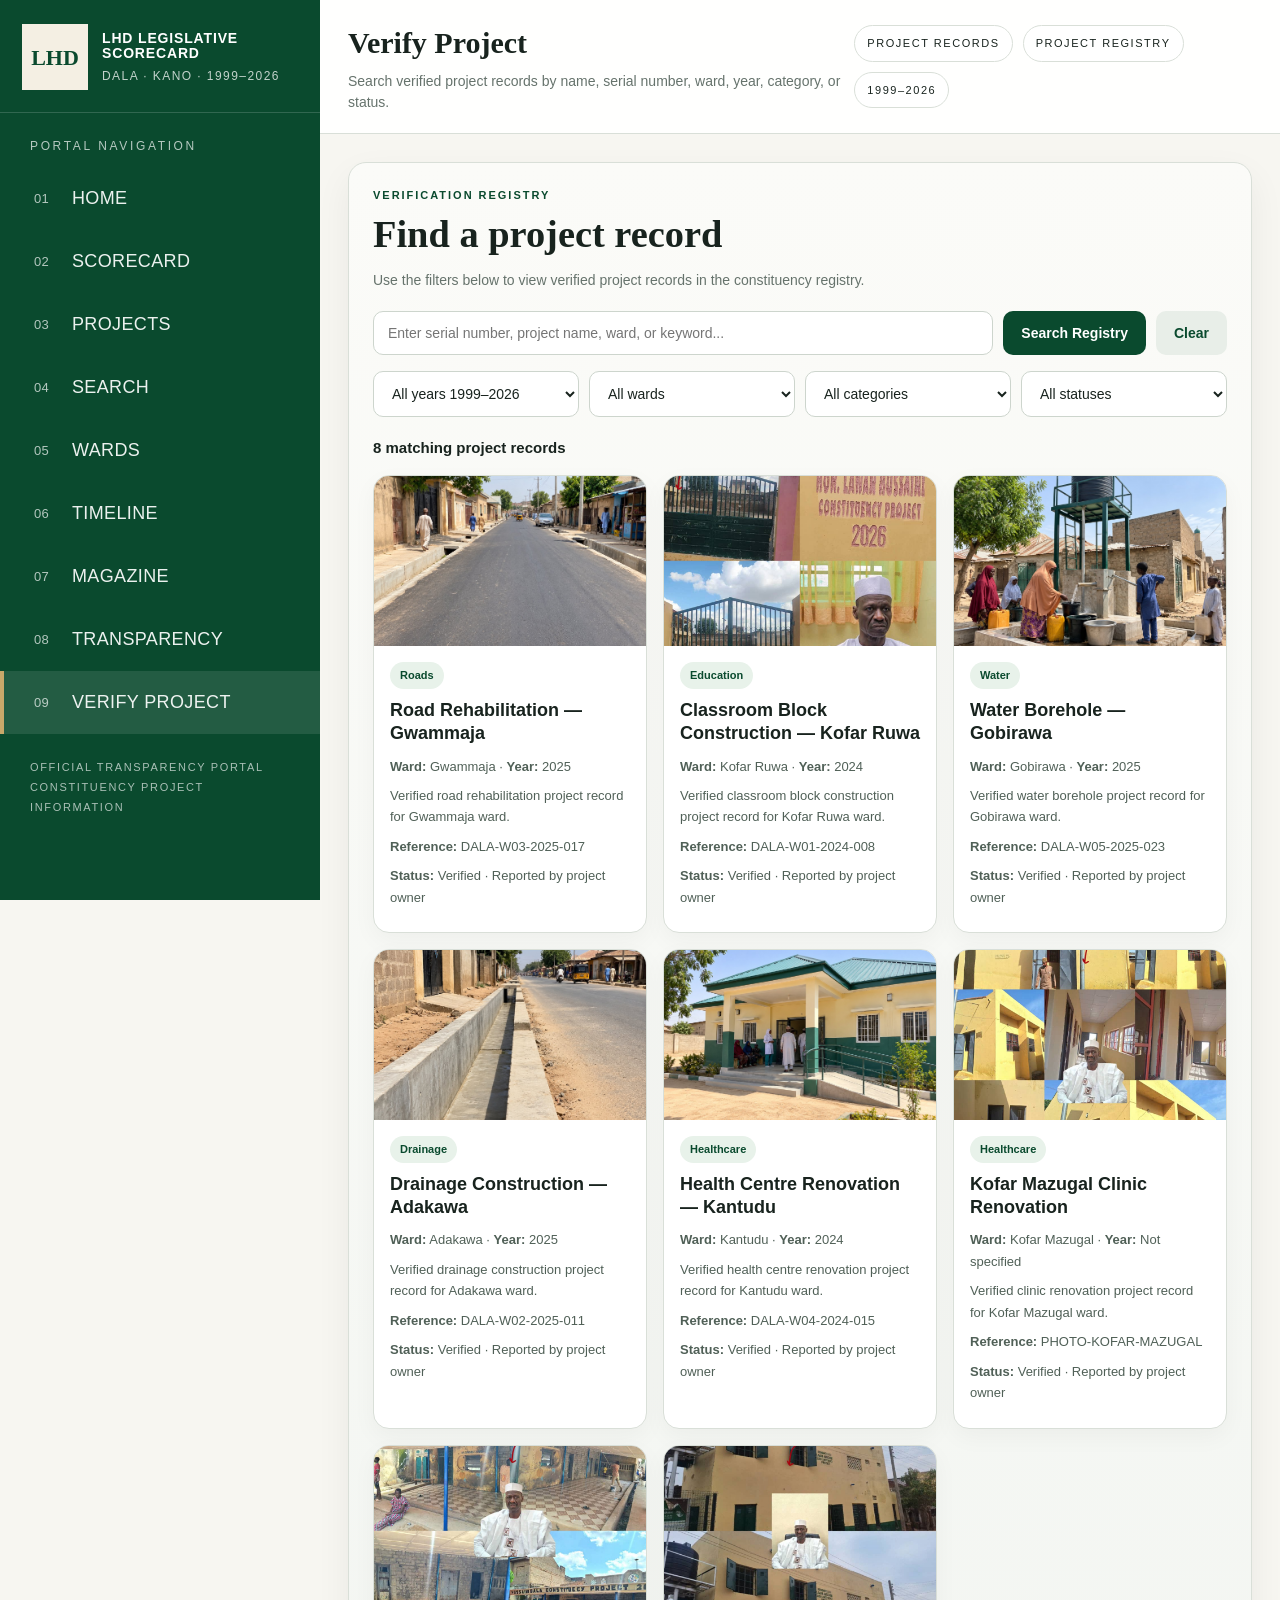
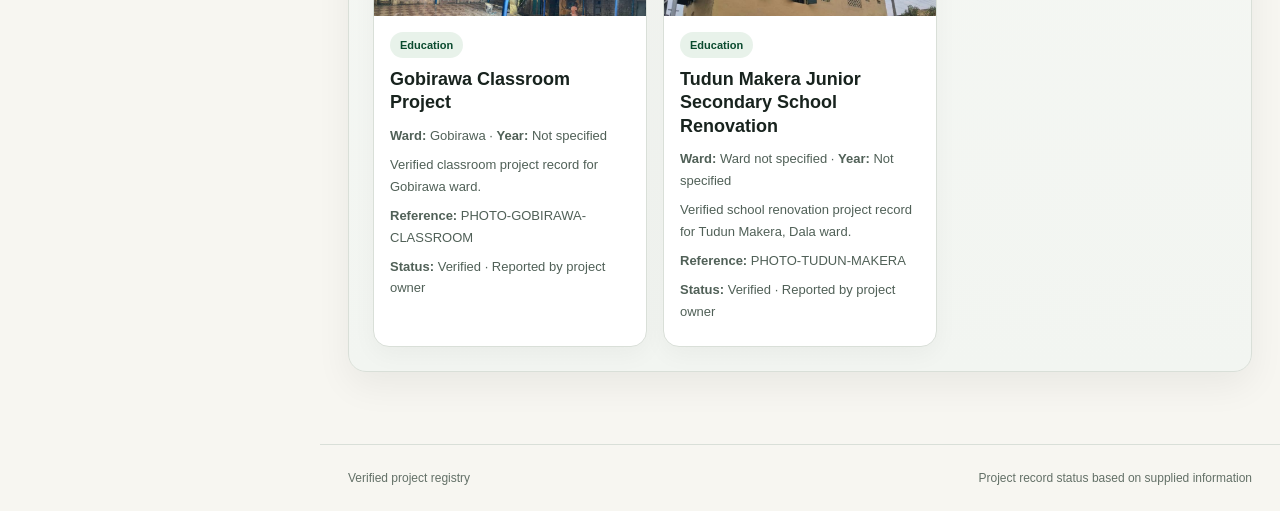
<file: verify-project.html>
<!DOCTYPE html>

<html lang="en">
<head>
<meta charset="utf-8"/>
<meta content="width=device-width, initial-scale=1.0" name="viewport"/>
<title>Verify Project | LHD Legislative Scorecard</title>
<link href="portal-shared.css" rel="stylesheet"/>
</head>
<body>
<div class="portal-shell">
<aside class="portal-sidebar">
<a class="brand" href="index.html">
<div class="brand-mark">LHD</div>
<div class="brand-text">LHD LEGISLATIVE<br/>SCORECARD<small>DALA · KANO · 1999–2026</small></div>
</a>
<div class="side-label">Portal Navigation</div>
<nav class="side-menu">
<a class="side-link" href="index.html"><span class="num">01</span><span>HOME</span></a>
<a class="side-link" href="scorecard.html"><span class="num">02</span><span>SCORECARD</span></a>
<a class="side-link" href="projects.html"><span class="num">03</span><span>PROJECTS</span></a>
<a class="side-link" href="search.html"><span class="num">04</span><span>SEARCH</span></a>
<a class="side-link" href="wards.html"><span class="num">05</span><span>WARDS</span></a>
<a class="side-link" href="empowerment.html"><span class="num">06</span><span>TIMELINE</span></a>
<a class="side-link" href="magazine.html"><span class="num">07</span><span>MAGAZINE</span></a>
<a class="side-link" href="transparency.html"><span class="num">08</span><span>TRANSPARENCY</span></a>
<a class="side-link active" href="verify-project.html"><span class="num">09</span><span>VERIFY PROJECT</span></a>
</nav>
<div class="side-bottom">Official Transparency Portal<br/>Constituency project information</div>
</aside>
<main class="portal-main">
<header class="topbar">
<div>
<button class="mobile-toggle" onclick="document.body.classList.toggle('nav-open')" type="button">☰ Menu</button>
<h1>Verify Project</h1>
<p>Search verified project records by name, serial number, ward, year, category, or status.</p>
</div>
<div class="topbar-badges">
<span class="badge">Project Records</span>
<span class="badge">Project Registry</span>
<span class="badge">1999–2026</span>
</div>
</header>
<div class="page-wrap lhd-v2">
<section class="panel soft" id="verify-project">
<div class="overline">Verification registry</div>
<h2>Find a project record</h2>
<p class="muted">Use the filters below to view verified project records in the constituency registry.</p>
<form id="lhd-search-form">
<div class="searchbar">
<input aria-label="Search projects" class="lhd-control" id="lhd-query" placeholder="Enter serial number, project name, ward, or keyword..." type="search"/>
<button class="lhd-button" type="submit">Search Registry</button>
<button class="lhd-button secondary" id="lhd-clear" type="button">Clear</button>
</div>
<div class="lhd-filters">
<select aria-label="Filter by year" class="lhd-control" id="lhd-search-year"><option value="">All years 1999–2026</option></select>
<select aria-label="Filter by ward" class="lhd-control" id="lhd-search-ward"><option value="">All wards</option></select>
<select aria-label="Filter by category" class="lhd-control" id="lhd-search-category"><option value="">All categories</option></select>
<select aria-label="Filter by status" class="lhd-control" id="lhd-search-status"><option value="">All statuses</option></select>
</div>
</form>
<div aria-live="polite" class="lhd-result-title" id="lhd-search-count"></div>
<div class="lhd-project-grid" id="lhd-search-results"></div>
</section>
</div>
<footer class="page-footer">
<span>Verified project registry</span>
<span>Project record status based on supplied information</span>
</footer>
</main>
</div>
<script src="project-data.js"></script>
<script src="explorer.js"></script>
</body>
</html>
</file>
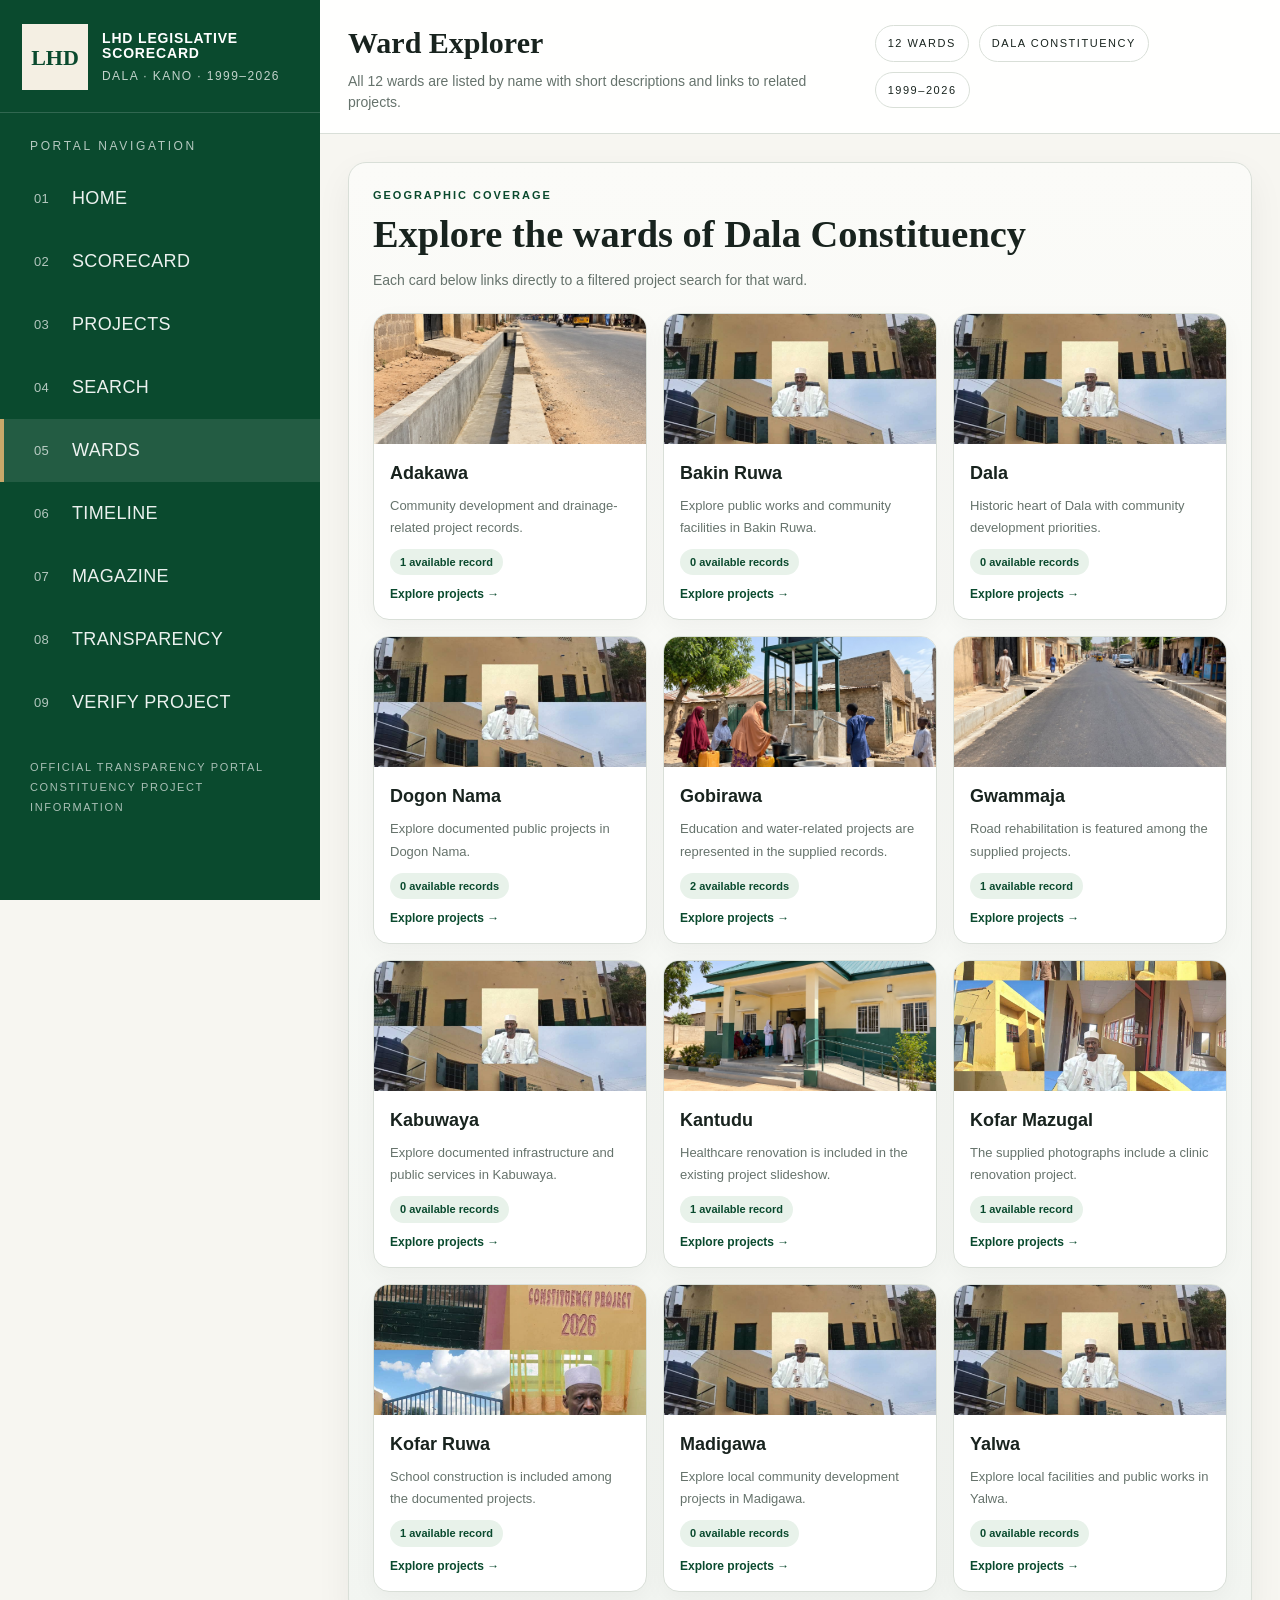
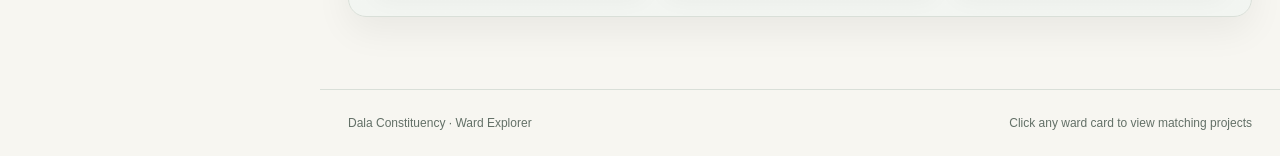
<file: wards.html>
<!DOCTYPE html>

<html lang="en">
<head>
<meta charset="utf-8"/>
<meta content="width=device-width, initial-scale=1.0" name="viewport"/>
<title>Wards | LHD Legislative Scorecard</title>
<link href="portal-shared.css" rel="stylesheet"/>
</head>
<body>
<div class="portal-shell">
<aside class="portal-sidebar">
<a class="brand" href="index.html">
<div class="brand-mark">LHD</div>
<div class="brand-text">LHD LEGISLATIVE<br/>SCORECARD<small>DALA · KANO · 1999–2026</small></div>
</a>
<div class="side-label">Portal Navigation</div>
<nav class="side-menu">
<a class="side-link" href="index.html"><span class="num">01</span><span>HOME</span></a>
<a class="side-link" href="scorecard.html"><span class="num">02</span><span>SCORECARD</span></a>
<a class="side-link" href="projects.html"><span class="num">03</span><span>PROJECTS</span></a>
<a class="side-link" href="search.html"><span class="num">04</span><span>SEARCH</span></a>
<a class="side-link active" href="wards.html"><span class="num">05</span><span>WARDS</span></a>
<a class="side-link" href="empowerment.html"><span class="num">06</span><span>TIMELINE</span></a>
<a class="side-link" href="magazine.html"><span class="num">07</span><span>MAGAZINE</span></a>
<a class="side-link" href="transparency.html"><span class="num">08</span><span>TRANSPARENCY</span></a>
<a class="side-link" href="verify-project.html"><span class="num">09</span><span>VERIFY PROJECT</span></a>
</nav>
<div class="side-bottom">Official Transparency Portal<br/>Constituency project information</div>
</aside>
<main class="portal-main">
<header class="topbar">
<div>
<button class="mobile-toggle" onclick="document.body.classList.toggle('nav-open')" type="button">☰ Menu</button>
<h1>Ward Explorer</h1>
<p>All 12 wards are listed by name with short descriptions and links to related projects.</p>
</div>
<div class="topbar-badges">
<span class="badge">12 Wards</span>
<span class="badge">Dala Constituency</span>
<span class="badge">1999–2026</span>
</div>
</header>
<div class="page-wrap lhd-v2">
<section class="panel soft" id="ward">
<div class="overline">Geographic coverage</div>
<h2>Explore the wards of Dala Constituency</h2>
<p class="muted">Each card below links directly to a filtered project search for that ward.</p>
<div class="lhd-ward-grid" id="lhd-ward-grid"></div>
</section>
</div>
<footer class="page-footer">
<span>Dala Constituency · Ward Explorer</span>
<span>Click any ward card to view matching projects</span>
</footer>
</main>
</div>
<script src="project-data.js"></script>
<script src="explorer.js"></script>
</body>
</html>
</file>
<file: lawan-features.css>
*{box-sizing:border-box}body{margin:0;font-family:Inter,system-ui,-apple-system,Segoe UI,sans-serif;background:#f7f9f7;color:#183427}a{color:inherit}button,input,textarea,select{font:inherit}button{cursor:pointer}header{background:#103d2b;color:white;padding:16px 24px;position:sticky;top:0;z-index:20}.header-inner{max-width:1200px;margin:auto;display:flex;justify-content:space-between;align-items:center;gap:16px}.brand{font-size:19px;font-weight:800;letter-spacing:-.5px;text-decoration:none}.header-links{display:flex;flex-wrap:wrap;gap:8px}.header-links a{padding:9px 11px;border-radius:10px;font-size:13px;text-decoration:none}.header-links a:hover,.header-links a.active{background:#ffffff26}main{max-width:1100px;margin:auto;padding:35px 20px 72px}.eyebrow{text-transform:uppercase;letter-spacing:.15em;color:#377453;font-weight:750;font-size:12px}.headline{font-size:clamp(30px,5vw,54px);line-height:1.08;margin:12px 0}.lede{max-width:760px;color:#597162;line-height:1.7}.panel{background:#fff;border:1px solid #e1e9e2;border-radius:19px;padding:23px;box-shadow:0 8px 30px #123b2410}.layout{display:grid;grid-template-columns:1.5fr 1fr;gap:24px;margin-top:26px}.btn{background:#145839;color:white;border:0;border-radius:11px;padding:12px 18px;font-weight:650}.btn.secondary{background:#eaf2eb;color:#194b31}.btn:disabled{opacity:.5;cursor:not-allowed}.field{display:block;width:100%;border:1px solid #cbd9ce;border-radius:10px;padding:13px 14px;background:#fff;color:#183427;margin-top:8px}.field:focus{outline:2px solid #6aa57d}.label{font-size:13px;font-weight:700;display:block;margin:13px 0}.muted{color:#657b6c;font-size:13px;line-height:1.55}.grid{display:grid;grid-template-columns:repeat(auto-fit,minmax(220px,1fr));gap:16px}.topic{border:1px solid #d9e6dc;background:#f6faf7;border-radius:13px;padding:18px;font-weight:700;text-align:left}.topic:hover{background:#e7f4eb}.section{margin-top:30px}.slideview{background:#0e2118;border-radius:17px;overflow:hidden;position:relative;aspect-ratio:16/9;display:flex;align-items:center;justify-content:center}.slideview img,.slideview video{width:100%;height:100%;object-fit:contain;display:block}.slide-controls{display:flex;align-items:center;gap:10px;flex-wrap:wrap;margin:15px 0}.dots{display:flex;flex-wrap:wrap;gap:5px}.dot{width:9px;height:9px;border-radius:50%;border:0;background:#bfd1c3;padding:0}.dot.active{background:#216240}.note{border-left:3px solid #6fac84;padding:12px 15px;background:#eef6ef;font-size:13px;color:#365e45}.result{padding:13px;background:#eff7f1;border-radius:10px;white-space:pre-wrap;line-height:1.55}.footer{background:#103d2b;color:#cbded0;text-align:center;padding:22px;font-size:12px}video:focus-visible,button:focus-visible,a:focus-visible{outline:3px solid #9ed7ad;outline-offset:2px}@media(max-width:760px){.header-inner{display:block}.header-links{margin-top:10px}.layout{grid-template-columns:1fr}main{padding:22px 14px 60px}.panel{padding:16px}.slideview{aspect-ratio:4/3}}
</file>
<file: ask-hon-lawan-extra.css>
/* Ask Hon. Lawan - refined portrait and top language control */
.ask-topbar{display:flex;justify-content:space-between;align-items:center;gap:20px;padding:15px 4px 20px;max-width:1200px;margin:0 auto}.ask-topbar-brand{font-size:.78rem;font-weight:800;letter-spacing:.16em;color:#42654f}.language-label{display:flex;align-items:center;gap:12px;font-weight:700;font-size:.85rem;color:#214a35}.language-label .field{width:145px;min-width:125px;margin:0;background:#fff;border-radius:12px;padding:10px 12px}.ask-hero{display:grid;grid-template-columns:minmax(0,1fr) 310px;gap:clamp(24px,5vw,72px);align-items:center;padding:clamp(26px,5vw,58px);background:linear-gradient(125deg,#e8f3e9,#f8faf8 68%);border:1px solid #dce9de;border-radius:25px;overflow:hidden;min-height:340px}.ask-hero .headline{max-width:660px}.ask-hero .lede{max-width:540px}.ask-portrait-wrap{position:relative;max-width:300px;width:100%;justify-self:center;padding:9px;background:#fff;border-radius:24px;box-shadow:0 18px 42px rgba(18,60,36,.12);transform:rotate(1.5deg)}.ask-portrait{display:block;width:100%;height:270px;object-fit:cover;object-position:center 18%;border-radius:18px}.portrait-caption{display:block;text-align:center;font-size:.7rem;letter-spacing:.15em;font-weight:800;color:#255139;padding:13px 4px 5px}.hero-actions{display:flex;gap:10px;flex-wrap:wrap;margin-top:20px}.hero-actions a{text-decoration:none}.topic-grid{display:grid;grid-template-columns:repeat(auto-fit,minmax(155px,1fr));gap:12px;margin-top:16px}.topic-tile{display:flex;flex-direction:column;align-items:flex-start;gap:9px;min-height:113px;border:1px solid #d4e6d8;background:#f8fbf9;border-radius:15px;padding:15px;text-align:left;color:#194331;cursor:pointer;transition:background .15s,transform .15s}.topic-tile:hover,.topic-tile:focus-visible{background:#e4f3e8;transform:translateY(-2px)}.topic-tile[aria-pressed="true"]{outline:2px solid #288052;background:#e3f3e8}.topic-icon{width:38px;height:38px;display:flex;justify-content:center;align-items:center;background:#e2f0e6;border-radius:11px;font-size:23px}.selected-topic{background:#e8f6ec;color:#155337;border-radius:10px;padding:10px;font-size:14px;font-weight:700}.voice-tools{display:flex;gap:8px;flex-wrap:wrap;margin:15px 0}.soft-rule{border:0;border-top:1px solid #dde9df;margin:25px 0}.faq-results article{border-top:1px solid #e1e9e2;padding:14px 0}.ask-hero .btn{display:inline-flex;align-items:center}@media(max-width:760px){.ask-topbar{padding:12px 3px 18px}.ask-topbar-brand{font-size:.69rem}.language-label{gap:7px;font-size:.76rem}.language-label .field{min-width:105px;width:112px;padding:8px}.ask-hero{grid-template-columns:1fr;padding:24px;gap:26px}.ask-portrait-wrap{max-width:220px;transform:rotate(0)}.ask-portrait{height:210px}.topic-grid{grid-template-columns:repeat(2,minmax(0,1fr))}.topic-tile{padding:12px}.voice-tools button{flex:1 1 140px}}
</file>
<file: ask-hon-lawan-sidebar.css>
:root{--lhd-green:#0a4a2e;--lhd-cream:#f8f7f2}
html{scroll-behavior:smooth}body{padding-left:258px!important}body>.lhd-sidebar{box-sizing:border-box;position:fixed;left:0;top:0;bottom:0;width:258px;background:var(--lhd-green);color:#fff;z-index:10000;display:flex;flex-direction:column;border-right:1px solid #d0bb83;overflow-y:auto;font-family:Arial,sans-serif}
.lhd-side-brand{padding:28px 18px 25px;display:flex;align-items:center;gap:11px;text-decoration:none;color:#fff!important;border-bottom:1px solid #ffffff30;font-size:13px;font-weight:700;line-height:1.35;letter-spacing:1.3px}.lhd-brand-mark{display:grid;place-items:center;background:#f8f7f2;color:#0a4a2e;font-family:Georgia,serif;font-size:17px;font-weight:900;min-width:51px;height:49px}.lhd-side-brand small{display:block;font-size:9px;margin-top:7px;color:#d2c7a9;font-weight:400;letter-spacing:1px}.lhd-side-label{font-size:10px;letter-spacing:2px;color:#adccba;padding:26px 24px 12px}.lhd-side-menu{display:flex;flex-direction:column;padding:0 10px;gap:4px}.lhd-side-link{display:flex;gap:14px;align-items:center;padding:13px 13px;color:#e5eee7;text-decoration:none;font-size:13px;letter-spacing:1px;text-transform:uppercase;border-left:3px solid transparent}.lhd-side-link:hover,.lhd-side-link.lhd-active{background:#ffffff19;color:white;border-left-color:#c8b17b}.lhd-icon{font-family:monospace;font-size:11px;color:#b0c7b7}.lhd-side-bottom{margin-top:auto;padding:25px 18px;font-size:9px;letter-spacing:1px;line-height:2;color:#bdd2c4}.lhd-mobile-trigger{display:none}.lhd-shade{display:none}

/* Sidebar-only overrides for Ask Hon. Lawan, without changing question panels. */
body{padding-left:258px!important;max-width:none!important}
body>.lhd-sidebar{line-height:1.5}
body>.lhd-sidebar .lhd-side-brand{font-size:13px;letter-spacing:1.3px}
body>.lhd-sidebar .lhd-side-link{font-weight:400;line-height:1.5}
body>main{max-width:1280px;width:100%;margin:0 auto;padding:30px clamp(16px,3vw,42px) 72px}
body>.footer{margin-left:0}
.lhd-mobile-trigger{display:none}.lhd-shade{display:none}
@media(max-width:900px){body{padding-left:0!important;padding-top:54px!important}body>.lhd-sidebar{transform:translateX(-105%);transition:transform .25s ease;width:min(295px,85vw)}body.lhd-nav-open>.lhd-sidebar{transform:translateX(0)}.lhd-mobile-trigger{position:fixed;top:0;left:0;right:0;height:54px;z-index:9998;background:#0a4a2e;color:white;border:0;padding:0 18px;display:flex;align-items:center;gap:12px;font-family:monospace;letter-spacing:2px}.lhd-shade{position:fixed;inset:0;background:#0008;z-index:9999;display:none}body.lhd-nav-open>.lhd-shade{display:block}}
</file>
<file: portal-shared.css>
:root{
  --green:#0a4a2e;
  --green-2:#0e5b39;
  --gold:#c9a86a;
  --bg:#f7f6f1;
  --panel:#ffffff;
  --ink:#18231e;
  --muted:#66736c;
  --line:#d9dfd8;
  --soft:#edf2ed;
  --shadow:0 14px 36px rgba(0,0,0,.06);
}
*{box-sizing:border-box}
html,body{margin:0;padding:0}
body{font-family:Inter,Segoe UI,Arial,sans-serif;background:var(--bg);color:var(--ink);line-height:1.5}
a{text-decoration:none;color:inherit}
img{max-width:100%;display:block}
.portal-shell{display:grid;grid-template-columns:320px minmax(0,1fr);min-height:100vh}
.portal-sidebar{background:var(--green);color:#fff;padding:24px 0;position:sticky;top:0;height:100vh;overflow:auto}
.brand{display:flex;align-items:center;gap:14px;padding:0 22px 22px;border-bottom:1px solid rgba(255,255,255,.16)}
.brand-mark{width:66px;height:66px;background:#f4efe3;color:var(--green);display:flex;align-items:center;justify-content:center;font-family:Georgia,serif;font-weight:700;font-size:22px}
.brand-text{font-weight:800;letter-spacing:.06em;line-height:1.1;font-size:14px}
.brand-text small{display:block;opacity:.75;font-weight:500;letter-spacing:.12em;font-size:12px;margin-top:8px}
.side-label{padding:24px 30px 12px;font-size:12px;letter-spacing:.22em;text-transform:uppercase;color:rgba(255,255,255,.7)}
.side-menu{display:flex;flex-direction:column}
.side-link{display:flex;align-items:center;gap:16px;padding:18px 30px;border-left:4px solid transparent;font-size:18px;letter-spacing:.02em;color:rgba(255,255,255,.92)}
.side-link:hover,.side-link.active{background:rgba(255,255,255,.1);border-left-color:var(--gold)}
.side-link .num{font-size:13px;opacity:.75;min-width:22px}
.side-bottom{padding:24px 30px 0;color:rgba(255,255,255,.65);font-size:11px;line-height:1.8;letter-spacing:.15em;text-transform:uppercase}
.portal-main{min-width:0}
.topbar{display:flex;justify-content:space-between;align-items:center;gap:14px;padding:20px 28px;border-bottom:1px solid var(--line);background:rgba(255,255,255,.92);backdrop-filter:blur(8px);position:sticky;top:0;z-index:10}
.topbar h1{margin:0;font-size:30px;font-family:Georgia,serif;font-weight:700}
.topbar p{margin:6px 0 0;color:var(--muted);font-size:14px}
.topbar-badges{display:flex;gap:10px;flex-wrap:wrap}
.badge{display:inline-flex;align-items:center;padding:9px 12px;border:1px solid var(--line);background:#fff;border-radius:999px;font-size:11px;letter-spacing:.14em;text-transform:uppercase}
.page-wrap{padding:28px}
.panel{background:var(--panel);border:1px solid var(--line);border-radius:18px;padding:24px;box-shadow:var(--shadow);margin-bottom:22px}
.panel.soft{background:linear-gradient(180deg,#fbfbf8,#f2f5f1)}
.lhd-v2 h2{font-family:Georgia,serif;font-size:clamp(28px,3vw,40px);line-height:1.08;margin:0 0 12px}
.overline{font-size:11px;letter-spacing:.18em;text-transform:uppercase;color:var(--green);font-weight:700;margin-bottom:10px}
.muted{color:var(--muted);font-size:14px;line-height:1.7}
.searchbar{display:flex;gap:10px;margin-top:18px}
.lhd-control{width:100%;border:1px solid #cdd5cd;background:#fff;padding:13px 14px;border-radius:10px;font-size:14px;color:var(--ink)}
.lhd-button{border:0;border-radius:10px;background:var(--green);color:#fff;font-size:14px;font-weight:700;padding:13px 18px;cursor:pointer;white-space:nowrap}
.lhd-button.secondary{background:#e8eee8;color:var(--green)}
.lhd-button:hover{opacity:.94}
.lhd-filters{display:grid;grid-template-columns:repeat(auto-fit,minmax(170px,1fr));gap:10px;margin:16px 0 4px}
.lhd-result-title{font-size:15px;font-weight:700;margin-top:20px}
.lhd-project-grid{display:grid;grid-template-columns:repeat(auto-fit,minmax(265px,1fr));gap:16px;margin-top:16px}
.lhd-project-card{background:#fff;border:1px solid var(--line);border-radius:16px;overflow:hidden;box-shadow:0 8px 24px rgba(0,0,0,.04)}
.lhd-project-card img{height:170px;width:100%;object-fit:cover}
.lhd-project-body{padding:16px}
.lhd-project-body h3{font-size:18px;line-height:1.3;margin:10px 0;color:var(--ink)}
.lhd-project-body p{font-size:13px;line-height:1.65;color:#506057;margin:8px 0}
.lhd-pill{display:inline-block;background:#e8f2ea;color:var(--green);border-radius:999px;padding:5px 10px;font-size:11px;font-weight:700}
.lhd-empty{padding:22px;background:#fff;border:1px dashed #bccac0;border-radius:14px;color:#4f5d56}
.lhd-ward-grid{display:grid;grid-template-columns:repeat(auto-fit,minmax(215px,1fr));gap:16px;margin-top:20px}
.lhd-ward-tile{display:block;background:#fff;border:1px solid var(--line);border-radius:16px;overflow:hidden;box-shadow:0 8px 24px rgba(0,0,0,.04);transition:.2s ease}
.lhd-ward-tile:hover{transform:translateY(-2px);box-shadow:0 14px 34px rgba(0,0,0,.08)}
.lhd-ward-tile img{height:130px;width:100%;object-fit:cover}
.lhd-ward-inner{padding:16px}
.lhd-ward-inner strong{font-size:18px;display:block;color:var(--ink)}
.lhd-ward-inner .muted{display:block;margin:8px 0 10px;font-size:13px}
.lhd-checks{display:flex;gap:10px;flex-wrap:wrap;margin:16px 0}
.lhd-checks label{background:#fff;border:1px solid var(--line);border-radius:10px;padding:9px 12px;font-size:13px;cursor:pointer}
.lhd-checks input{accent-color:var(--green);margin-right:6px}
.lhd-schematic{background:#e9efea;border:1px solid #c8d2ca;border-radius:16px;padding:18px;display:grid;grid-template-columns:repeat(3,minmax(0,1fr));gap:12px}
.lhd-marker{background:#fff;border:1px solid #9ab5a2;border-radius:12px;padding:14px 10px;text-align:center;cursor:pointer;font-size:12px;min-height:92px;color:#42524a}
.lhd-marker strong{display:block;color:var(--green);font-size:14px;margin-bottom:5px}
.lhd-marker small{display:block;margin-top:5px;color:#6b7a72}
.lhd-marker.active{outline:3px solid var(--gold)}
.card-grid{display:grid;grid-template-columns:1.1fr .9fr;gap:18px}
.info-list{display:grid;grid-template-columns:repeat(auto-fit,minmax(160px,1fr));gap:12px;margin-top:16px}
.info-item{background:#fff;border:1px solid var(--line);border-radius:14px;padding:16px}
.info-item strong{display:block;color:var(--green);font-size:24px;font-family:Georgia,serif}
.info-item span{display:block;color:var(--muted);font-size:13px;margin-top:6px}
.form-grid{display:grid;grid-template-columns:repeat(2,minmax(0,1fr));gap:12px}
.form-grid .full{grid-column:1/-1}
textarea.lhd-control{min-height:120px;resize:vertical}
.notice{padding:14px 16px;border-left:4px solid var(--gold);background:#faf7ef;border-radius:10px;color:#4d594f;font-size:14px}
.mobile-toggle{display:none}
.page-footer{margin-top:22px;padding:24px 28px;border-top:1px solid var(--line);color:#637067;font-size:12px;display:flex;justify-content:space-between;gap:12px;flex-wrap:wrap}
@media (max-width: 960px){
  .portal-shell{grid-template-columns:1fr}
  .portal-sidebar{position:fixed;left:0;top:0;bottom:0;width:290px;transform:translateX(-100%);transition:.25s ease;z-index:30}
  body.nav-open .portal-sidebar{transform:translateX(0)}
  .mobile-toggle{display:inline-flex;align-items:center;justify-content:center;border:1px solid var(--line);background:#fff;border-radius:10px;padding:10px 12px;font-weight:700;cursor:pointer}
  .topbar{padding:16px 18px}
  .page-wrap{padding:18px}
  .card-grid,.form-grid{grid-template-columns:1fr}
  .lhd-schematic{grid-template-columns:repeat(2,minmax(0,1fr))}
}
@media (max-width: 640px){
  .searchbar{flex-direction:column}
  .topbar h1{font-size:26px}
  .lhd-schematic{grid-template-columns:1fr}
}
</file>
